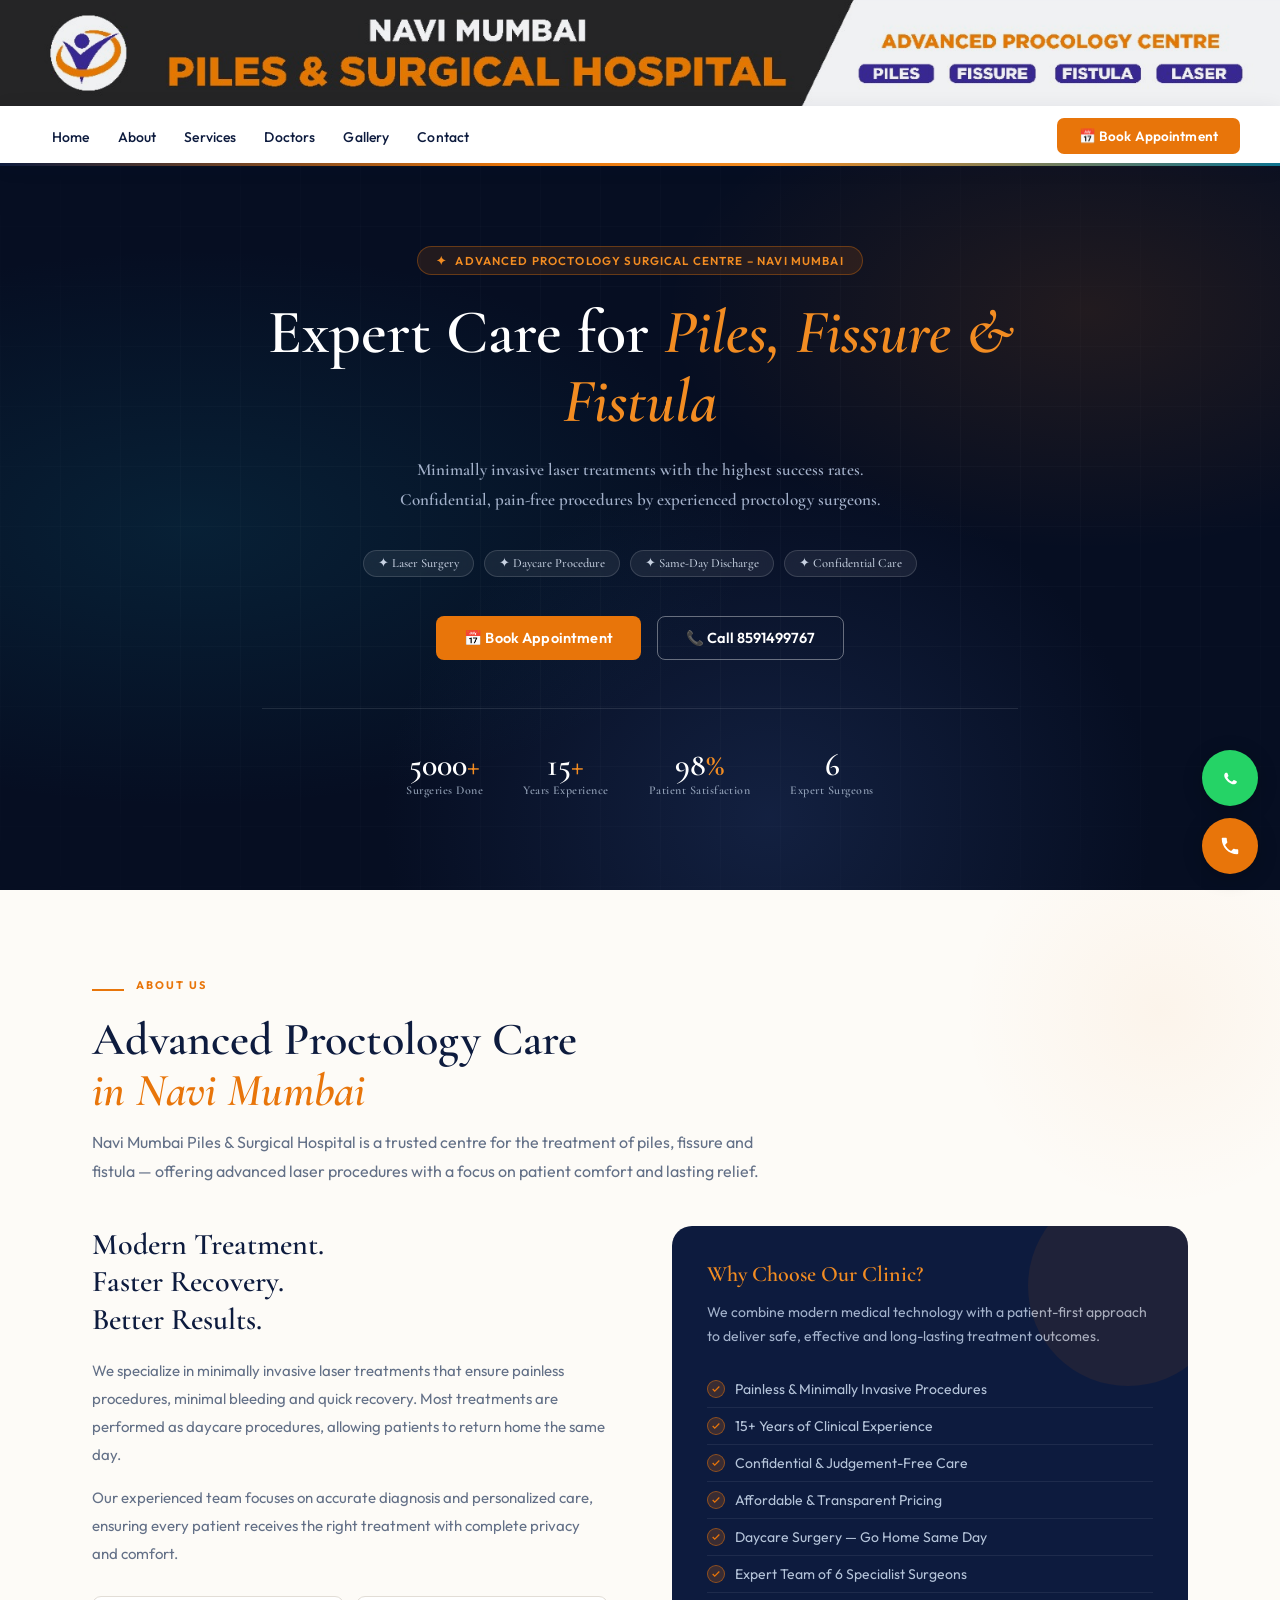
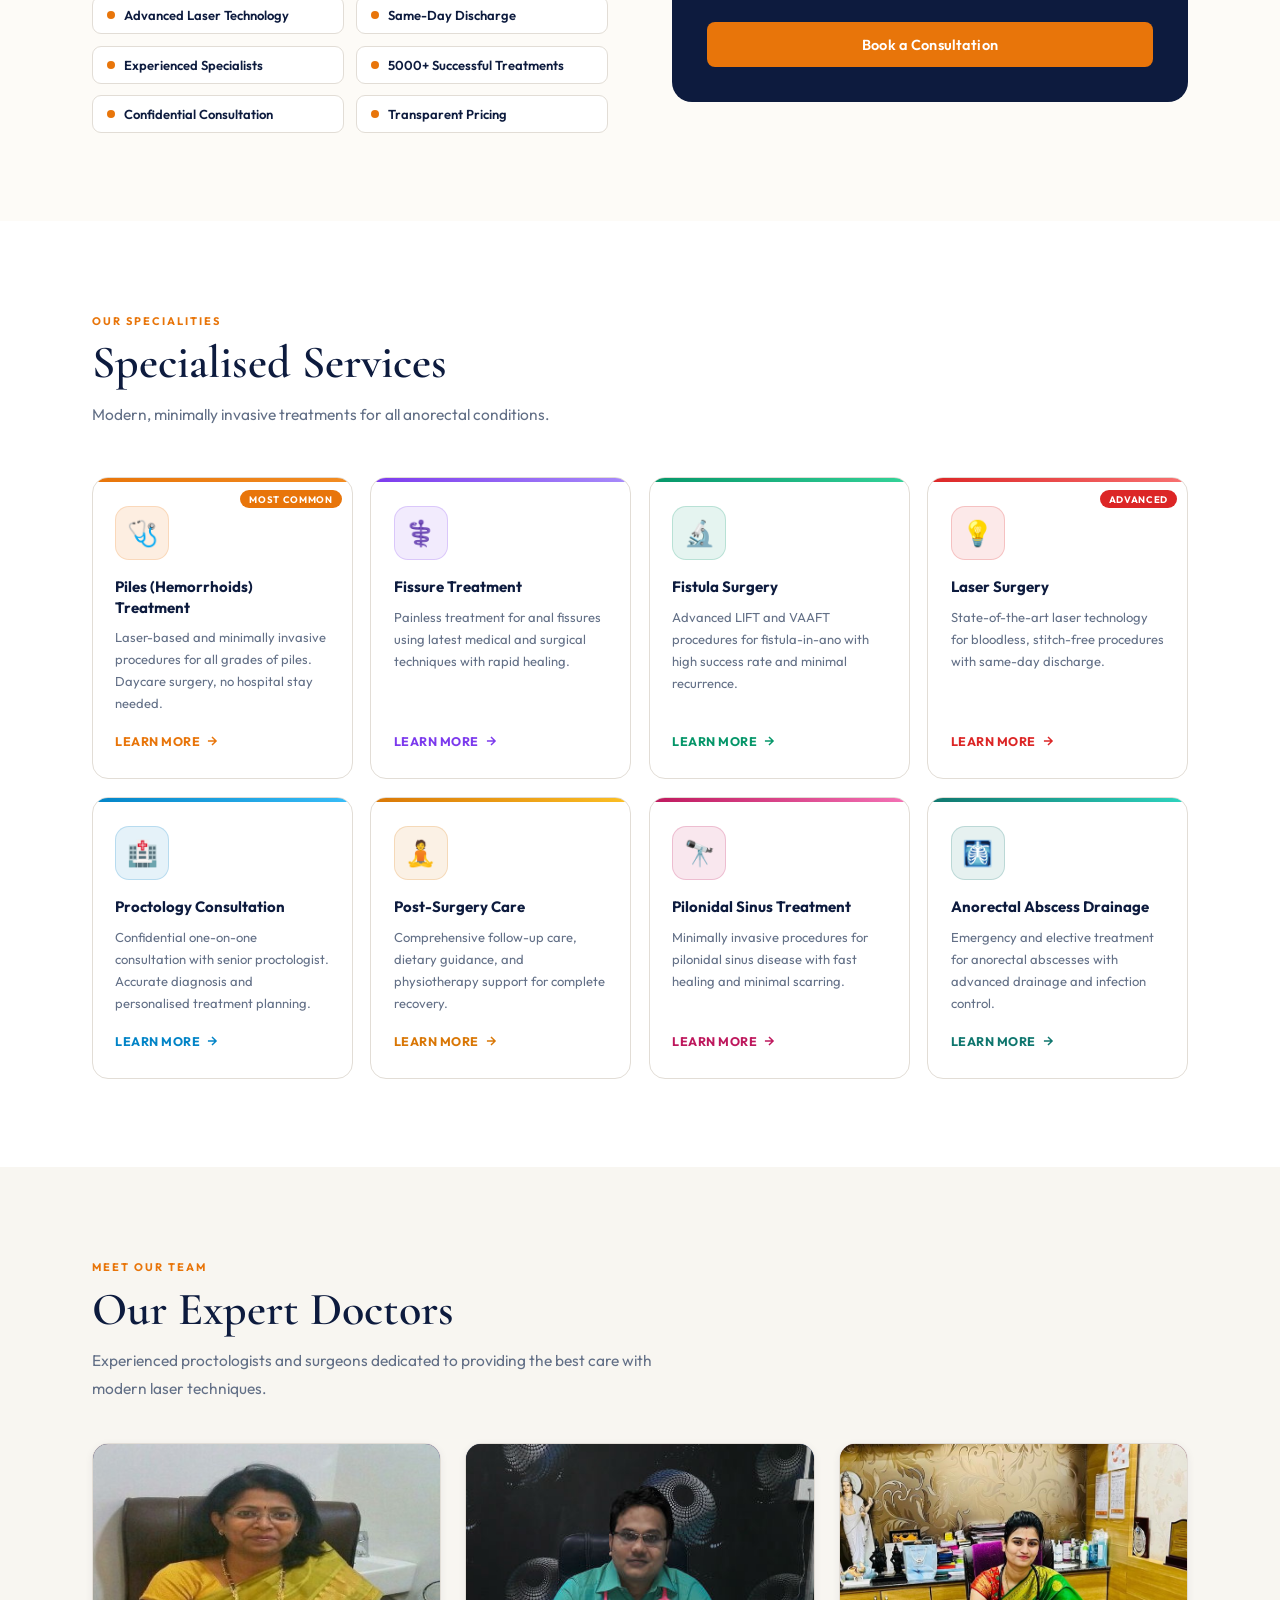
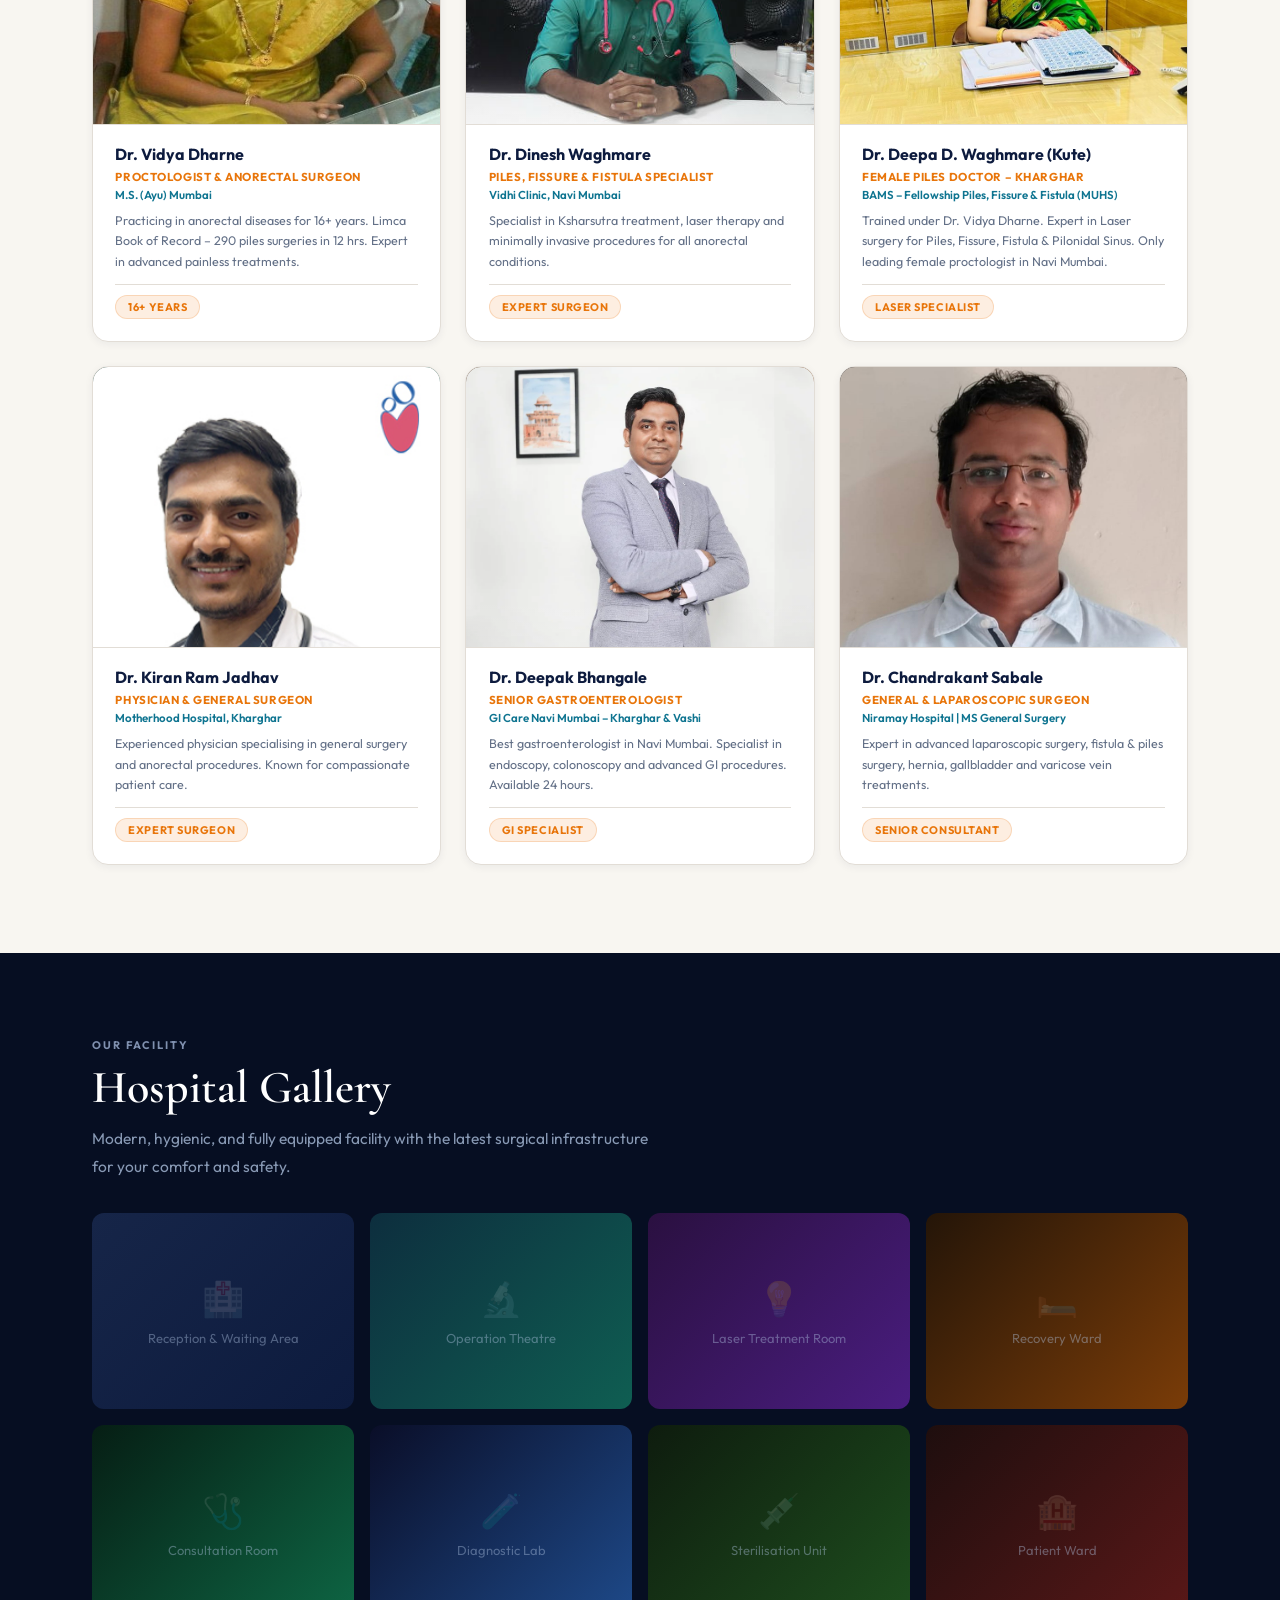
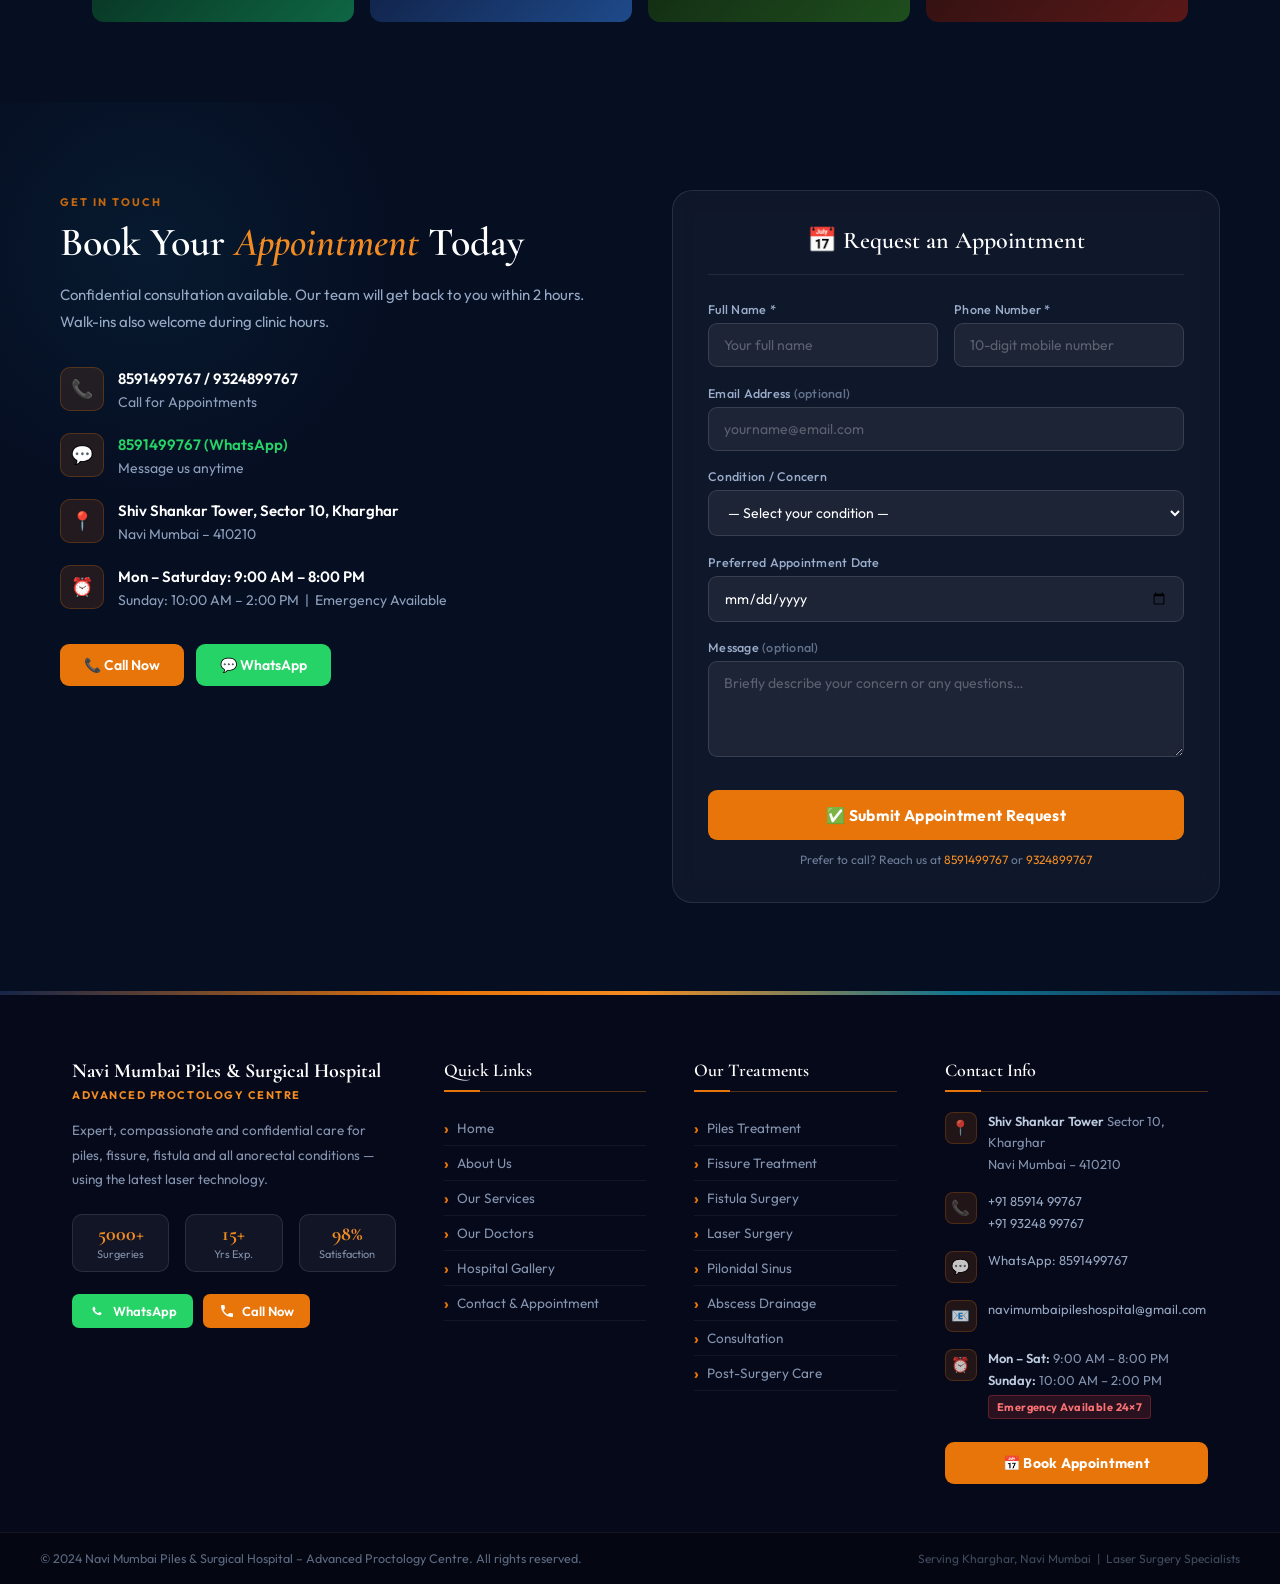
<file: index.html>
<!DOCTYPE html>
<html lang="en">
<head>
  <meta charset="UTF-8" />
  <meta name="viewport" content="width=device-width, initial-scale=1.0" />
  <title>Navi Mumbai Piles &amp; Surgical Hospital – Advanced Proctology Centre, Kharghar</title>
  <meta name="description" content="Expert Piles, Fissure, Fistula and Laser Surgery treatment in Navi Mumbai. Book appointment today – 8591499767 / 9324899767. Kharghar, Sector 10." />
  <meta name="keywords" content="piles doctor navi mumbai, fissure treatment kharghar, fistula surgery navi mumbai, laser surgery piles, proctologist navi mumbai" />
  <link rel="preconnect" href="https://fonts.googleapis.com" />
  <link rel="preconnect" href="https://fonts.gstatic.com" crossorigin />
  <link href="https://fonts.googleapis.com/css2?family=Cormorant+Garamond:ital,wght@0,500;0,600;0,700;1,500;1,600&family=Outfit:wght@300;400;500;600;700&display=swap" rel="stylesheet" />
  <link rel="stylesheet" href="style.css" />
</head>
<body>

<!-- ═══════════ HOSPITAL BANNER ═══════════ -->
<div class="hospital-header-banner">
  <img src="hospital_banner.jpeg" alt="Navi Mumbai Piles &amp; Surgical Hospital – Advanced Proctology Centre" />
</div>

<!-- ═══════════ NAVBAR ═══════════ -->
<nav id="navbar">
  <ul class="nav-links">
    <li><a href="#home">Home</a></li>
    <li><a href="#about">About</a></li>
    <li><a href="#services">Services</a></li>
    <li><a href="#doctors">Doctors</a></li>
    <li><a href="#gallery">Gallery</a></li>
    <li><a href="#contact">Contact</a></li>
  </ul>
  <a href="#contact" class="nav-cta">📅 Book Appointment</a>
  <button class="hamburger" onclick="toggleMenu()" aria-label="Open menu" aria-expanded="false">
    <span></span><span></span><span></span>
  </button>
</nav>
<div class="mobile-menu" id="mobileMenu" role="navigation">
  <a href="#home"     onclick="closeMenu()">🏠 Home</a>
  <a href="#about"    onclick="closeMenu()">ℹ️ About Us</a>
  <a href="#services" onclick="closeMenu()">🩺 Services</a>
  <a href="#doctors"  onclick="closeMenu()">👨‍⚕️ Our Doctors</a>
  <a href="#gallery"  onclick="closeMenu()">🖼️ Gallery</a>
  <a href="#contact"  onclick="closeMenu()">📅 Book Appointment</a>
</div>

<!-- ═══════════ HERO ═══════════ -->
<section id="home" style="padding:0;">
  <div class="hero-bg-pattern"></div>
  <div class="hero-grid-overlay"></div>
  <div class="hero-body">
    <div class="hero-badge">Advanced Proctology Surgical Centre – Navi Mumbai</div>
    <h1>Expert Care for <em>Piles, Fissure &amp; Fistula</em>
    <p class="hero-tagline">
      Minimally invasive laser treatments with the highest success rates.<br>
      Confidential, pain-free procedures by experienced proctology surgeons.
    </p>
    <div class="hero-pills">
      <span class="hero-pill">✦ Laser Surgery</span>
      <span class="hero-pill">✦ Daycare Procedure</span>
      <span class="hero-pill">✦ Same-Day Discharge</span>
      <span class="hero-pill">✦ Confidential Care</span>
    </div>
    <div class="hero-btns">
      <a href="#contact" class="btn-primary">📅 Book Appointment</a>
      <a href="tel:+918591499767" class="btn-outline">📞 Call 8591499767</a>
    </div>
    <div class="hero-trust">
      <div class="hero-trust-item">
        <span class="hero-trust-num">5000<span>+</span></span>
        <div class="hero-trust-label">Surgeries Done</div>
      </div>
      <div class="hero-trust-item">
        <span class="hero-trust-num">15<span>+</span></span>
        <div class="hero-trust-label">Years Experience</div>
      </div>
      <div class="hero-trust-item">
        <span class="hero-trust-num">98<span>%</span></span>
        <div class="hero-trust-label">Patient Satisfaction</div>
      </div>
      <div class="hero-trust-item">
        <span class="hero-trust-num">6</span>
        <div class="hero-trust-label">Expert Surgeons</div>
      </div>
    </div>
  </div>
</section>

<!-- ═══════════ ABOUT ═══════════ -->
<section id="about">
  <div class="section-inner">
    <div class="about-eyebrow">
      <span class="section-tag">About Us</span>
    </div>
    <h2 class="section-title">Advanced Proctology Care<br><em style="font-style:italic;color:#e8750a;">in Navi Mumbai</em></h2>
    <p class="section-sub" style="max-width:680px;font-size:16px;">
      Navi Mumbai Piles &amp; Surgical Hospital is a trusted centre for the treatment of piles, fissure and fistula — offering advanced laser procedures with a focus on patient comfort and lasting relief.
    </p>
    <div class="about-grid">
      <div class="about-content-block">
        <h3>Modern Treatment.<br>Faster Recovery.<br>Better Results.</h3>
        <p>We specialize in minimally invasive laser treatments that ensure painless procedures, minimal bleeding and quick recovery. Most treatments are performed as daycare procedures, allowing patients to return home the same day.</p>
        <p>Our experienced team focuses on accurate diagnosis and personalized care, ensuring every patient receives the right treatment with complete privacy and comfort.</p>
        <div class="about-features">
          <div class="feature-chip"><div class="feature-chip-dot"></div>Advanced Laser Technology</div>
          <div class="feature-chip"><div class="feature-chip-dot"></div>Same-Day Discharge</div>
          <div class="feature-chip"><div class="feature-chip-dot"></div>Experienced Specialists</div>
          <div class="feature-chip"><div class="feature-chip-dot"></div>5000+ Successful Treatments</div>
          <div class="feature-chip"><div class="feature-chip-dot"></div>Confidential Consultation</div>
          <div class="feature-chip"><div class="feature-chip-dot"></div>Transparent Pricing</div>
        </div>
      </div>
      <div class="about-why-card">
        <h3>Why Choose Our Clinic?</h3>
        <p>We combine modern medical technology with a patient-first approach to deliver safe, effective and long-lasting treatment outcomes.</p>
        <ul class="why-list">
          <li>Painless &amp; Minimally Invasive Procedures</li>
          <li>15+ Years of Clinical Experience</li>
          <li>Confidential &amp; Judgement-Free Care</li>
          <li>Affordable &amp; Transparent Pricing</li>
          <li>Daycare Surgery — Go Home Same Day</li>
          <li>Expert Team of 6 Specialist Surgeons</li>
        </ul>
        <a href="#contact" class="btn-primary" style="width:100%;justify-content:center;">Book a Consultation</a>
      </div>
    </div>
  </div>
</section>

<!-- ═══════════ SERVICES ═══════════ -->
<section id="services">
  <div class="section-inner">
    <div class="services-header">
      <div>
        <span class="section-tag">Our Specialities</span>
        <h2 class="section-title">Specialised Services</h2>
        <p class="section-sub">Modern, minimally invasive treatments for all anorectal conditions.</p>
      </div>
    </div>
    <div class="services-grid">
      <a href="services/piles.html" class="service-card">
        <div class="service-card-bar"></div>
        <div class="service-card-body">
          <div class="service-icon-wrap">🩺</div>
          <h3>Piles (Hemorrhoids) Treatment</h3>
          <p>Laser-based and minimally invasive procedures for all grades of piles. Daycare surgery, no hospital stay needed.</p>
          <div class="service-card-cta">Learn More <svg width="14" height="14" viewBox="0 0 24 24" fill="none" stroke="currentColor" stroke-width="2.5"><path d="M5 12h14M12 5l7 7-7 7"/></svg></div>
        </div>
        <span class="service-badge">Most Common</span>
      </a>
      <a href="services/fissure.html" class="service-card">
        <div class="service-card-bar" style="background:linear-gradient(90deg,#7c3aed,#a78bfa);"></div>
        <div class="service-card-body">
          <div class="service-icon-wrap" style="background:rgba(124,58,237,0.1);border-color:rgba(124,58,237,0.2);">⚕️</div>
          <h3>Fissure Treatment</h3>
          <p>Painless treatment for anal fissures using latest medical and surgical techniques with rapid healing.</p>
          <div class="service-card-cta" style="color:#7c3aed;">Learn More <svg width="14" height="14" viewBox="0 0 24 24" fill="none" stroke="currentColor" stroke-width="2.5"><path d="M5 12h14M12 5l7 7-7 7"/></svg></div>
        </div>
      </a>
      <a href="services/fistula.html" class="service-card">
        <div class="service-card-bar" style="background:linear-gradient(90deg,#059669,#34d399);"></div>
        <div class="service-card-body">
          <div class="service-icon-wrap" style="background:rgba(5,150,105,0.1);border-color:rgba(5,150,105,0.2);">🔬</div>
          <h3>Fistula Surgery</h3>
          <p>Advanced LIFT and VAAFT procedures for fistula-in-ano with high success rate and minimal recurrence.</p>
          <div class="service-card-cta" style="color:#059669;">Learn More <svg width="14" height="14" viewBox="0 0 24 24" fill="none" stroke="currentColor" stroke-width="2.5"><path d="M5 12h14M12 5l7 7-7 7"/></svg></div>
        </div>
      </a>
      <a href="services/laser.html" class="service-card">
        <div class="service-card-bar" style="background:linear-gradient(90deg,#dc2626,#f87171);"></div>
        <div class="service-card-body">
          <div class="service-icon-wrap" style="background:rgba(220,38,38,0.1);border-color:rgba(220,38,38,0.2);">💡</div>
          <h3>Laser Surgery</h3>
          <p>State-of-the-art laser technology for bloodless, stitch-free procedures with same-day discharge.</p>
          <div class="service-card-cta" style="color:#dc2626;">Learn More <svg width="14" height="14" viewBox="0 0 24 24" fill="none" stroke="currentColor" stroke-width="2.5"><path d="M5 12h14M12 5l7 7-7 7"/></svg></div>
        </div>
        <span class="service-badge" style="background:#dc2626;">Advanced</span>
      </a>
      <a href="services/consultation.html" class="service-card">
        <div class="service-card-bar" style="background:linear-gradient(90deg,#0284c7,#38bdf8);"></div>
        <div class="service-card-body">
          <div class="service-icon-wrap" style="background:rgba(2,132,199,0.1);border-color:rgba(2,132,199,0.2);">🏥</div>
          <h3>Proctology Consultation</h3>
          <p>Confidential one-on-one consultation with senior proctologist. Accurate diagnosis and personalised treatment planning.</p>
          <div class="service-card-cta" style="color:#0284c7;">Learn More <svg width="14" height="14" viewBox="0 0 24 24" fill="none" stroke="currentColor" stroke-width="2.5"><path d="M5 12h14M12 5l7 7-7 7"/></svg></div>
        </div>
      </a>
      <a href="services/post-surgery.html" class="service-card">
        <div class="service-card-bar" style="background:linear-gradient(90deg,#d97706,#fbbf24);"></div>
        <div class="service-card-body">
          <div class="service-icon-wrap" style="background:rgba(217,119,6,0.1);border-color:rgba(217,119,6,0.2);">🧘</div>
          <h3>Post-Surgery Care</h3>
          <p>Comprehensive follow-up care, dietary guidance, and physiotherapy support for complete recovery.</p>
          <div class="service-card-cta" style="color:#d97706;">Learn More <svg width="14" height="14" viewBox="0 0 24 24" fill="none" stroke="currentColor" stroke-width="2.5"><path d="M5 12h14M12 5l7 7-7 7"/></svg></div>
        </div>
      </a>
      <a href="services/pilonidal.html" class="service-card">
        <div class="service-card-bar" style="background:linear-gradient(90deg,#be185d,#f472b6);"></div>
        <div class="service-card-body">
          <div class="service-icon-wrap" style="background:rgba(190,24,93,0.1);border-color:rgba(190,24,93,0.2);">🔭</div>
          <h3>Pilonidal Sinus Treatment</h3>
          <p>Minimally invasive procedures for pilonidal sinus disease with fast healing and minimal scarring.</p>
          <div class="service-card-cta" style="color:#be185d;">Learn More <svg width="14" height="14" viewBox="0 0 24 24" fill="none" stroke="currentColor" stroke-width="2.5"><path d="M5 12h14M12 5l7 7-7 7"/></svg></div>
        </div>
      </a>
      <a href="services/abscess.html" class="service-card">
        <div class="service-card-bar" style="background:linear-gradient(90deg,#0f766e,#2dd4bf);"></div>
        <div class="service-card-body">
          <div class="service-icon-wrap" style="background:rgba(15,118,110,0.1);border-color:rgba(15,118,110,0.2);">🩻</div>
          <h3>Anorectal Abscess Drainage</h3>
          <p>Emergency and elective treatment for anorectal abscesses with advanced drainage and infection control.</p>
          <div class="service-card-cta" style="color:#0f766e;">Learn More <svg width="14" height="14" viewBox="0 0 24 24" fill="none" stroke="currentColor" stroke-width="2.5"><path d="M5 12h14M12 5l7 7-7 7"/></svg></div>
        </div>
      </a>
    </div>
  </div>
</section>

<!-- ═══════════ DOCTORS ═══════════ -->
<section id="doctors">
  <div class="section-inner">
    <span class="section-tag">Meet Our Team</span>
    <h2 class="section-title">Our Expert Doctors</h2>
    <p class="section-sub">Experienced proctologists and surgeons dedicated to providing the best care with modern laser techniques.</p>

    <div class="doctors-grid">

      <!-- Dr. Vidya Dharne -->
      <div class="doctor-card" onclick="window.location='doctors/vidya-dharne.html'" style="cursor:pointer;">
        <div class="doctor-photo" style="background:linear-gradient(160deg,#1a0533 0%,#3d1278 50%,#5b1ea8 100%);">
          <div class="doctor-avatar-wrap">
            <img src="images/vidya-dharne.jpg" alt="Dr. Vidya Dharne" class="doctor-img" />
          </div>
        </div>
        <div class="doctor-info">
          <h3>Dr. Vidya Dharne</h3>
          <div class="specialty">Proctologist &amp; Anorectal Surgeon</div>
          <div class="doctor-qual">M.S. (Ayu) Mumbai</div>
          <p>Practicing in anorectal diseases for 16+ years. Limca Book of Record – 290 piles surgeries in 12 hrs. Expert in advanced painless treatments.</p>
          <div class="doctor-footer">
            <span class="doctor-exp">16+ Years</span>
          </div>
        </div>
      </div>

      <!-- Dr. Dinesh Waghmare -->
      <div class="doctor-card" onclick="window.location='doctors/dinesh-waghmare.html'" style="cursor:pointer;">
        <div class="doctor-photo" style="background:linear-gradient(160deg,#051f4a 0%,#0d3b7a 50%,#1855a8 100%);">
          <div class="doctor-avatar-wrap">
            <img src="images/dinesh-waghmare.jpg" alt="Dr. Dinesh Waghmare" class="doctor-img" />
          </div>
        </div>
        <div class="doctor-info">
          <h3>Dr. Dinesh Waghmare</h3>
          <div class="specialty">Piles, Fissure &amp; Fistula Specialist</div>
          <div class="doctor-qual">Vidhi Clinic, Navi Mumbai</div>
          <p>Specialist in Ksharsutra treatment, laser therapy and minimally invasive procedures for all anorectal conditions.</p>
          <div class="doctor-footer">
            <span class="doctor-exp">Expert Surgeon</span>
          </div>
        </div>
      </div>

      <!-- Dr. Deepa D. Waghmare -->
      <div class="doctor-card" onclick="window.location='doctors/deepa-waghmare.html'" style="cursor:pointer;">
        <div class="doctor-photo" style="background:linear-gradient(160deg,#3d0a24 0%,#7b1d4a 50%,#b52870 100%);">
          <div class="doctor-avatar-wrap">
            <img src="images/deepa-waghmare.jpg" alt="Dr. Deepa D. Waghmare" class="doctor-img" />
          </div>
        </div>
        <div class="doctor-info">
          <h3>Dr. Deepa D. Waghmare (Kute)</h3>
          <div class="specialty">Female Piles Doctor – Kharghar</div>
          <div class="doctor-qual">BAMS – Fellowship Piles, Fissure &amp; Fistula (MUHS)</div>
          <p>Trained under Dr. Vidya Dharne. Expert in Laser surgery for Piles, Fissure, Fistula &amp; Pilonidal Sinus. Only leading female proctologist in Navi Mumbai.</p>
          <div class="doctor-footer">
            <span class="doctor-exp">Laser Specialist</span>
          </div>
        </div>
      </div>

      <!-- Dr. Kiran Ram Jadhav -->
      <div class="doctor-card" onclick="window.location='doctors/kiran-jadhav.html'" style="cursor:pointer;">
        <div class="doctor-photo" style="background:linear-gradient(160deg,#062a1e 0%,#0a5240 50%,#0e7a5e 100%);">
          <div class="doctor-avatar-wrap">
            <img src="images/kiran-jadhav.jpg" alt="Dr. Kiran Ram Jadhav" class="doctor-img" />
          </div>
        </div>
        <div class="doctor-info">
          <h3>Dr. Kiran Ram Jadhav</h3>
          <div class="specialty">Physician &amp; General Surgeon</div>
          <div class="doctor-qual">Motherhood Hospital, Kharghar</div>
          <p>Experienced physician specialising in general surgery and anorectal procedures. Known for compassionate patient care.</p>
          <div class="doctor-footer">
            <span class="doctor-exp">Expert Surgeon</span>
          </div>
        </div>
      </div>

      <!-- Dr. Deepak Bhangale -->
      <div class="doctor-card" onclick="window.location='doctors/deepak-bhangale.html'" style="cursor:pointer;">
        <div class="doctor-photo" style="background:linear-gradient(160deg,#3a1a00 0%,#8a3e00 50%,#c25900 100%);">
          <div class="doctor-avatar-wrap">
            <img src="images/deepak-bhangale.jpg" alt="Dr. Deepak Bhangale" class="doctor-img" />
          </div>
        </div>
        <div class="doctor-info">
          <h3>Dr. Deepak Bhangale</h3>
          <div class="specialty">Senior Gastroenterologist</div>
          <div class="doctor-qual">GI Care Navi Mumbai – Kharghar &amp; Vashi</div>
          <p>Best gastroenterologist in Navi Mumbai. Specialist in endoscopy, colonoscopy and advanced GI procedures. Available 24 hours.</p>
          <div class="doctor-footer">
            <span class="doctor-exp">GI Specialist</span>
          </div>
        </div>
      </div>

      <!-- Dr. Chandrakant Sabale -->
      <div class="doctor-card" onclick="window.location='doctors/chandrakant-sabale.html'" style="cursor:pointer;">
        <div class="doctor-photo" style="background:linear-gradient(160deg,#1a1a1a 0%,#3a3830 50%,#5f5e50 100%);">
          <div class="doctor-avatar-wrap">
            <img src="images/chandrakant-sabale.jpg" alt="Dr. Chandrakant Sabale" class="doctor-img" />
          </div>
        </div>
        <div class="doctor-info">
          <h3>Dr. Chandrakant Sabale</h3>
          <div class="specialty">General &amp; Laparoscopic Surgeon</div>
          <div class="doctor-qual">Niramay Hospital | MS General Surgery</div>
          <p>Expert in advanced laparoscopic surgery, fistula &amp; piles surgery, hernia, gallbladder and varicose vein treatments.</p>
          <div class="doctor-footer">
            <span class="doctor-exp">Senior Consultant</span>
          </div>
        </div>
      </div>

    </div>
  </div>
</section>

<!-- ═══════════ GALLERY ═══════════ -->
<section id="gallery">
  <div class="section-inner">
    <span class="section-tag" style="color:rgba(180,200,235,0.7);">Our Facility</span>
    <h2 class="section-title">Hospital Gallery</h2>
    <p class="section-sub">Modern, hygienic, and fully equipped facility with the latest surgical infrastructure for your comfort and safety.</p>
    <div class="gallery-grid" style="margin-top:2rem;">
      <div class="gallery-item"><div class="gallery-placeholder"><div class="gallery-placeholder-icon">🏥</div><span>Reception &amp; Waiting Area</span></div><div class="gallery-overlay"><span class="gallery-caption">Reception</span></div></div>
      <div class="gallery-item" style="background:linear-gradient(135deg,#0d2e3e,#0f5e52);"><div class="gallery-placeholder"><div class="gallery-placeholder-icon">🔬</div><span>Operation Theatre</span></div><div class="gallery-overlay"><span class="gallery-caption">Operation Theatre</span></div></div>
      <div class="gallery-item" style="background:linear-gradient(135deg,#2a1040,#4a1d80);"><div class="gallery-placeholder"><div class="gallery-placeholder-icon">💡</div><span>Laser Treatment Room</span></div><div class="gallery-overlay"><span class="gallery-caption">Laser Room</span></div></div>
      <div class="gallery-item" style="background:linear-gradient(135deg,#241508,#7a3c08);"><div class="gallery-placeholder"><div class="gallery-placeholder-icon">🛏️</div><span>Recovery Ward</span></div><div class="gallery-overlay"><span class="gallery-caption">Recovery Ward</span></div></div>
      <div class="gallery-item" style="background:linear-gradient(135deg,#061e14,#0e6644);"><div class="gallery-placeholder"><div class="gallery-placeholder-icon">🩺</div><span>Consultation Room</span></div><div class="gallery-overlay"><span class="gallery-caption">Consultation</span></div></div>
      <div class="gallery-item" style="background:linear-gradient(135deg,#0a0e28,#1e4a8a);"><div class="gallery-placeholder"><div class="gallery-placeholder-icon">🧪</div><span>Diagnostic Lab</span></div><div class="gallery-overlay"><span class="gallery-caption">Diagnostic Lab</span></div></div>
      <div class="gallery-item" style="background:linear-gradient(135deg,#0e1c0e,#1e4e1e);"><div class="gallery-placeholder"><div class="gallery-placeholder-icon">💉</div><span>Sterilisation Unit</span></div><div class="gallery-overlay"><span class="gallery-caption">Sterilisation Unit</span></div></div>
      <div class="gallery-item" style="background:linear-gradient(135deg,#1e0e0e,#5a1818);"><div class="gallery-placeholder"><div class="gallery-placeholder-icon">🏨</div><span>Patient Ward</span></div><div class="gallery-overlay"><span class="gallery-caption">Patient Ward</span></div></div>
    </div>
  </div>
</section>

<!-- ═══════════ CONTACT ═══════════ -->
<section id="contact">
  <div class="contact-inner">
    <div class="contact-left">
      <span class="section-tag" style="color:rgba(232,117,10,0.85);">Get In Touch</span>
      <h2>Book Your <em>Appointment</em> Today</h2>
      <p>Confidential consultation available. Our team will get back to you within 2 hours. Walk-ins also welcome during clinic hours.</p>
      <div class="contact-detail">
        <div class="contact-icon">📞</div>
        <div class="contact-detail-text">
          <strong><a href="tel:+918591499767" style="color:white;text-decoration:none;">8591499767</a> / <a href="tel:+919324899767" style="color:white;text-decoration:none;">9324899767</a></strong>
          Call for Appointments
        </div>
      </div>
      <div class="contact-detail">
        <div class="contact-icon">💬</div>
        <div class="contact-detail-text">
          <strong><a href="https://wa.me/918591499767" target="_blank" rel="noopener" style="color:#25d366;text-decoration:none;">8591499767 (WhatsApp)</a></strong>
          Message us anytime
        </div>
      </div>
      <div class="contact-detail">
        <div class="contact-icon">📍</div>
        <div class="contact-detail-text">
          <strong>Shiv Shankar Tower, Sector 10, Kharghar</strong>
          Navi Mumbai – 410210
        </div>
      </div>
      <div class="contact-detail">
        <div class="contact-icon">⏰</div>
        <div class="contact-detail-text">
          <strong>Mon – Saturday: 9:00 AM – 8:00 PM</strong>
          Sunday: 10:00 AM – 2:00 PM &nbsp;|&nbsp; Emergency Available
        </div>
      </div>
      <div class="contact-action-btns">
        <a href="tel:+918591499767" class="btn-call">📞 Call Now</a>
        <a href="https://wa.me/918591499767?text=Hello%2C%20I%20want%20to%20book%20an%20appointment%20at%20Navi%20Mumbai%20Piles%20Hospital" target="_blank" rel="noopener" class="btn-whatsapp">💬 WhatsApp</a>
      </div>
    </div>
    <div class="contact-form">
      <h3>📅 Request an Appointment</h3>
      <div id="formMessage" class="form-msg" role="alert" aria-live="polite"></div>
      <form id="appointmentForm" onsubmit="submitForm(event)" novalidate>
        <div class="form-row">
          <div class="form-group">
            <label for="f-name">Full Name *</label>
            <input type="text" id="f-name" name="name" placeholder="Your full name" required autocomplete="name" />
          </div>
          <div class="form-group">
            <label for="f-phone">Phone Number *</label>
            <input type="tel" id="f-phone" name="phone" placeholder="10-digit mobile number" required autocomplete="tel" pattern="[0-9+\s\-]+" />
          </div>
        </div>
        <div class="form-group">
          <label for="f-email">Email Address <span style="opacity:0.6;">(optional)</span></label>
          <input type="email" id="f-email" name="email" placeholder="yourname@email.com" autocomplete="email" />
        </div>
        <div class="form-group">
          <label for="f-problem">Condition / Concern</label>
          <select id="f-problem" name="problem">
            <option value="">— Select your condition —</option>
            <option value="Piles (Hemorrhoids)">Piles (Hemorrhoids)</option>
            <option value="Anal Fissure">Anal Fissure</option>
            <option value="Fistula-in-Ano">Fistula-in-Ano</option>
            <option value="Laser Surgery Inquiry">Laser Surgery Inquiry</option>
            <option value="Pilonidal Sinus">Pilonidal Sinus</option>
            <option value="Anorectal Abscess">Anorectal Abscess</option>
            <option value="General Consultation">General Consultation</option>
            <option value="Other">Other</option>
          </select>
        </div>
        <div class="form-group">
          <label for="f-date">Preferred Appointment Date</label>
          <input type="date" id="f-date" name="date" />
        </div>
        <div class="form-group">
          <label for="f-msg">Message <span style="opacity:0.6;">(optional)</span></label>
          <textarea id="f-msg" name="message" placeholder="Briefly describe your concern or any questions…"></textarea>
        </div>
        <button type="submit" class="submit-btn" id="submitBtn">✅ Submit Appointment Request</button>
        <p class="form-note">Prefer to call? Reach us at <a href="tel:+918591499767">8591499767</a> or <a href="tel:+919324899767">9324899767</a></p>
      </form>
    </div>
  </div>
</section>

<!-- ═══════════ FOOTER ═══════════ -->
<footer class="site-footer">
  <div class="footer-accent-bar"></div>
  <div class="footer-main">
    <div class="footer-grid">
      <div class="footer-col footer-brand-col">
        <div class="footer-brand-name">Navi Mumbai Piles &amp; Surgical Hospital</div>
        <div class="footer-brand-tag">Advanced Proctology Centre</div>
        <p class="footer-brand-desc">Expert, compassionate and confidential care for piles, fissure, fistula and all anorectal conditions — using the latest laser technology.</p>
        <div class="footer-trust-row">
          <div class="footer-trust-stat"><span>5000+</span>Surgeries</div>
          <div class="footer-trust-stat"><span>15+</span>Yrs Exp.</div>
          <div class="footer-trust-stat"><span>98%</span>Satisfaction</div>
        </div>
        <div class="footer-social-row">
          <a href="https://wa.me/918591499767" target="_blank" rel="noopener" class="footer-social-btn footer-wa" aria-label="WhatsApp">
            <svg width="18" height="18" viewBox="0 0 24 24" fill="currentColor"><path d="M17.472 14.382c-.297-.149-1.758-.867-2.03-.967-.273-.099-.471-.148-.67.15-.197.297-.767.966-.94 1.164-.173.199-.347.223-.644.075-.297-.15-1.255-.463-2.39-1.475-.883-.788-1.48-1.761-1.653-2.059-.173-.297-.018-.458.13-.606.134-.133.298-.347.446-.52.149-.174.198-.298.298-.497.099-.198.05-.371-.025-.52-.075-.149-.669-1.612-.916-2.207-.242-.579-.487-.5-.669-.51-.173-.008-.371-.01-.57-.01-.198 0-.52.074-.792.372-.272.297-1.04 1.016-1.04 2.479 0 1.462 1.065 2.875 1.213 3.074.149.198 2.096 3.2 5.077 4.487.709.306 1.262.489 1.694.625.712.227 1.36.195 1.871.118.571-.085 1.758-.719 2.006-1.413.248-.694.248-1.289.173-1.413-.074-.124-.272-.198-.57-.347"/></svg>
            WhatsApp
          </a>
          <a href="tel:+918591499767" class="footer-social-btn footer-call" aria-label="Call">
            <svg width="16" height="16" viewBox="0 0 24 24" fill="currentColor"><path d="M6.62 10.79c1.44 2.83 3.76 5.14 6.59 6.59l2.2-2.2c.27-.27.67-.36 1.02-.24 1.12.37 2.33.57 3.57.57.55 0 1 .45 1 1V20c0 .55-.45 1-1 1-9.39 0-17-7.61-17-17 0-.55.45-1 1-1h3.5c.55 0 1 .45 1 1 0 1.25.2 2.45.57 3.57.11.35.03.74-.25 1.02l-2.2 2.2z"/></svg>
            Call Now
          </a>
        </div>
      </div>
      <div class="footer-col">
        <h4 class="footer-col-title">Quick Links</h4>
        <ul class="footer-links">
          <li><a href="#home">Home</a></li>
          <li><a href="#about">About Us</a></li>
          <li><a href="#services">Our Services</a></li>
          <li><a href="#doctors">Our Doctors</a></li>
          <li><a href="#gallery">Hospital Gallery</a></li>
          <li><a href="#contact">Contact &amp; Appointment</a></li>
        </ul>
      </div>
      <div class="footer-col">
        <h4 class="footer-col-title">Our Treatments</h4>
        <ul class="footer-links">
          <li><a href="services/piles.html">Piles Treatment</a></li>
          <li><a href="services/fissure.html">Fissure Treatment</a></li>
          <li><a href="services/fistula.html">Fistula Surgery</a></li>
          <li><a href="services/laser.html">Laser Surgery</a></li>
          <li><a href="services/pilonidal.html">Pilonidal Sinus</a></li>
          <li><a href="services/abscess.html">Abscess Drainage</a></li>
          <li><a href="services/consultation.html">Consultation</a></li>
          <li><a href="services/post-surgery.html">Post-Surgery Care</a></li>
        </ul>
      </div>
      <div class="footer-col">
        <h4 class="footer-col-title">Contact Info</h4>
        <ul class="footer-contact-list">
          <li>
            <div class="footer-contact-icon">📍</div>
            <div><strong>Shiv Shankar Tower</strong> Sector 10, Kharghar<br>Navi Mumbai – 410210</div>
          </li>
          <li>
            <div class="footer-contact-icon">📞</div>
            <div><a href="tel:+918591499767">+91 85914 99767</a><br><a href="tel:+919324899767">+91 93248 99767</a></div>
          </li>
          <li>
            <div class="footer-contact-icon">💬</div>
            <div><a href="https://wa.me/918591499767" target="_blank" rel="noopener">WhatsApp: 8591499767</a></div>
          </li>
          <li>
            <div class="footer-contact-icon">📧</div>
            <div><a href="mailto:navimumbaipileshospital@gmail.com">navimumbaipileshospital@gmail.com</a></div>
          </li>
          <li>
            <div class="footer-contact-icon">⏰</div>
            <div>
              <strong>Mon – Sat:</strong> 9:00 AM – 8:00 PM<br>
              <strong>Sunday:</strong> 10:00 AM – 2:00 PM<br>
              <span class="footer-emergency">Emergency Available 24×7</span>
            </div>
          </li>
        </ul>
        <a href="#contact" class="footer-appt-btn">📅 Book Appointment</a>
      </div>
    </div>
  </div>
  <div class="footer-bottom">
    <div class="footer-bottom-inner">
      <p>© 2024 Navi Mumbai Piles &amp; Surgical Hospital – Advanced Proctology Centre. All rights reserved.</p>
      <p class="footer-bottom-right">Serving Kharghar, Navi Mumbai &nbsp;|&nbsp; Laser Surgery Specialists</p>
    </div>
  </div>
</footer>

<!-- ═══════════ FLOATING BUTTONS ═══════════ -->
<div class="float-btns" aria-label="Quick contact">
  <div class="float-btn-wrap">
    <span class="float-label">WhatsApp Us</span>
    <a href="https://wa.me/918591499767?text=Hello%2C%20I%20want%20to%20book%20an%20appointment" class="float-btn float-wa" target="_blank" rel="noopener" aria-label="WhatsApp">
      <svg width="25" height="25" viewBox="0 0 24 24" fill="white"><path d="M17.472 14.382c-.297-.149-1.758-.867-2.03-.967-.273-.099-.471-.148-.67.15-.197.297-.767.966-.94 1.164-.173.199-.347.223-.644.075-.297-.15-1.255-.463-2.39-1.475-.883-.788-1.48-1.761-1.653-2.059-.173-.297-.018-.458.13-.606.134-.133.298-.347.446-.52.149-.174.198-.298.298-.497.099-.198.05-.371-.025-.52-.075-.149-.669-1.612-.916-2.207-.242-.579-.487-.5-.669-.51-.173-.008-.371-.01-.57-.01-.198 0-.52.074-.792.372-.272.297-1.04 1.016-1.04 2.479 0 1.462 1.065 2.875 1.213 3.074.149.198 2.096 3.2 5.077 4.487.709.306 1.262.489 1.694.625.712.227 1.36.195 1.871.118.571-.085 1.758-.719 2.006-1.413.248-.694.248-1.289.173-1.413-.074-.124-.272-.198-.57-.347"/></svg>
    </a>
  </div>
  <div class="float-btn-wrap">
    <span class="float-label">Call Us Now</span>
    <a href="tel:+918591499767" class="float-btn float-ph" aria-label="Call now">
      <svg width="22" height="22" viewBox="0 0 24 24" fill="white"><path d="M6.62 10.79c1.44 2.83 3.76 5.14 6.59 6.59l2.2-2.2c.27-.27.67-.36 1.02-.24 1.12.37 2.33.57 3.57.57.55 0 1 .45 1 1V20c0 .55-.45 1-1 1-9.39 0-17-7.61-17-17 0-.55.45-1 1-1h3.5c.55 0 1 .45 1 1 0 1.25.2 2.45.57 3.57.11.35.03.74-.25 1.02l-2.2 2.2z"/></svg>
    </a>
  </div>
</div>

<script src="script.js"></script>
</body>
</html>
</file>
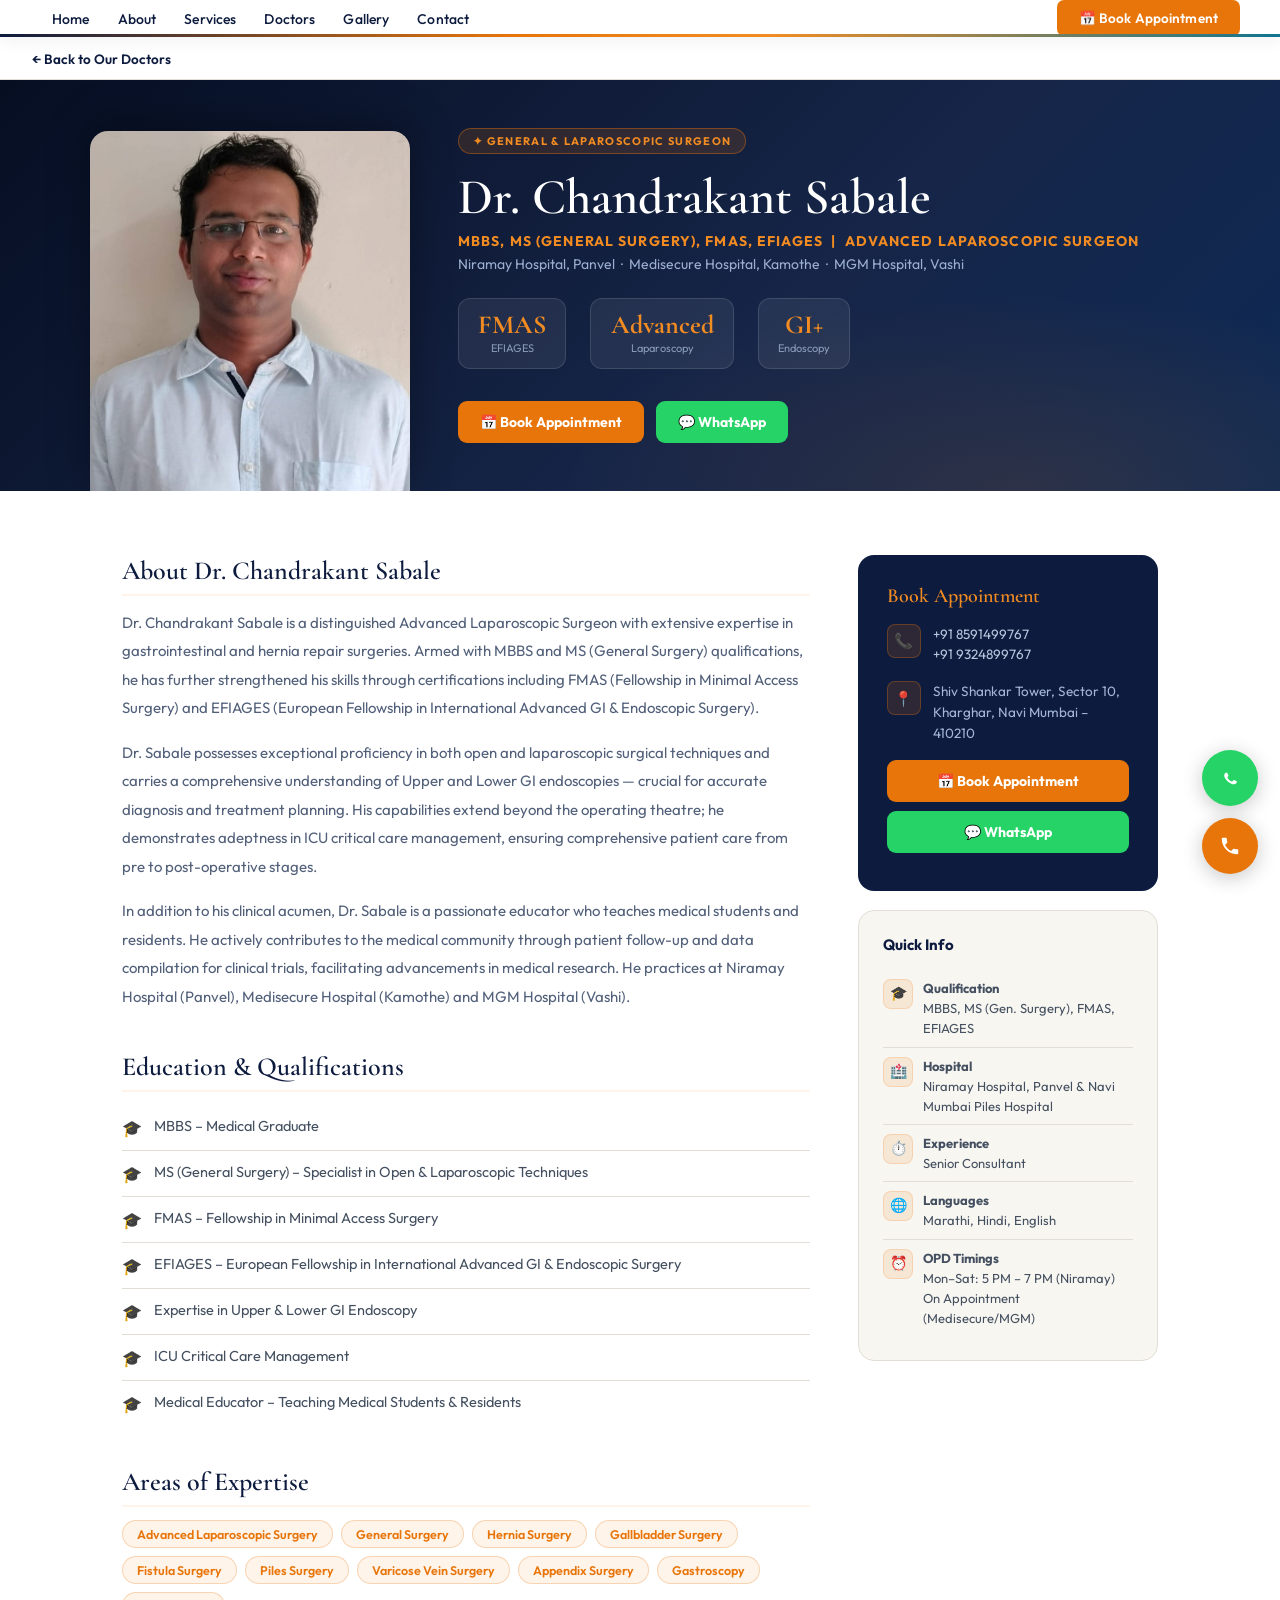
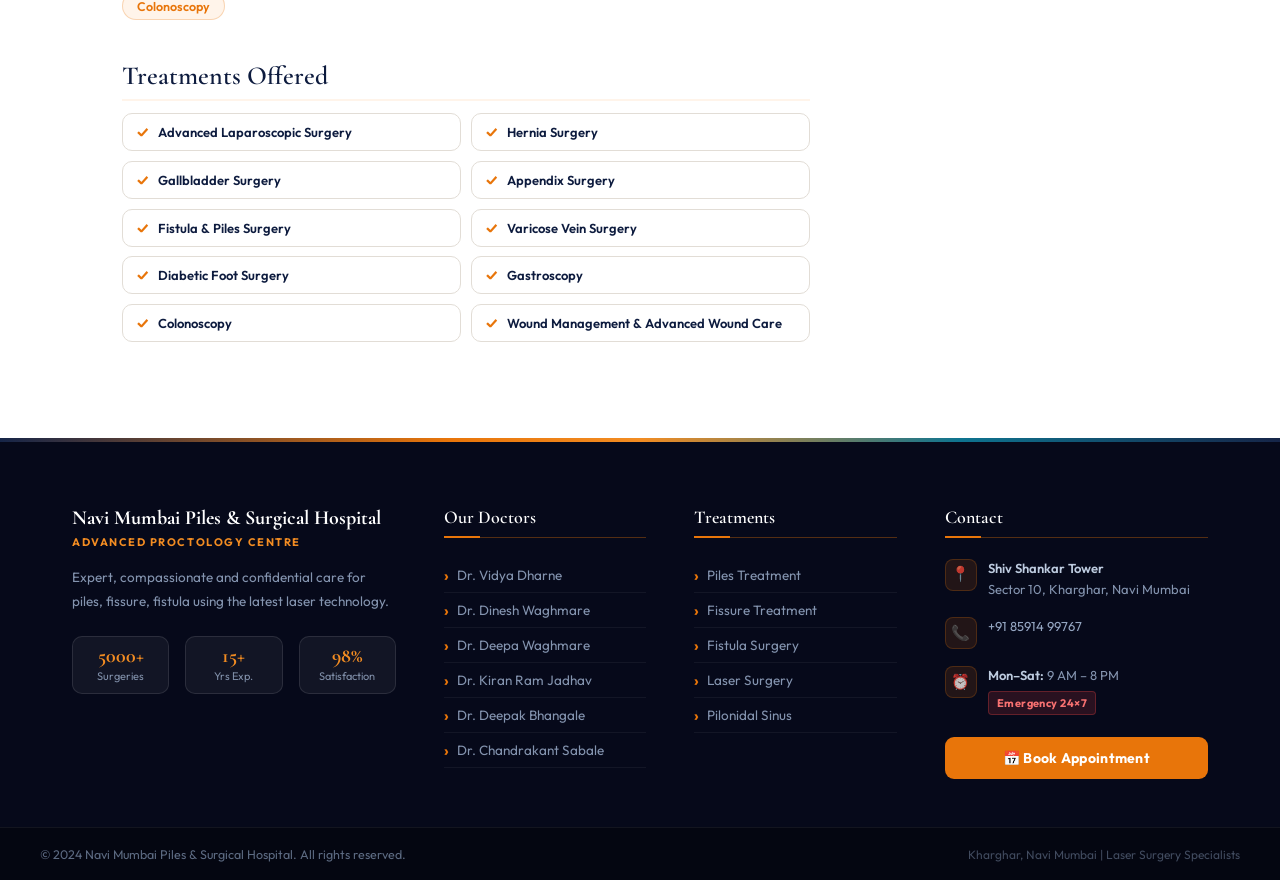
<file: doctors/chandrakant-sabale.html>
<!DOCTYPE html>
<html lang="en">
<head>
  <meta charset="UTF-8"/>
  <meta name="viewport" content="width=device-width,initial-scale=1.0"/>
  <title>Dr. Chandrakant Sabale – General & Laparoscopic Surgeon | Niramay Hospital Navi Mumbai</title>
  <meta name="description" content="Dr. Chandrakant Sabale – MBBS, MS (General Surgery), FMAS, EFIAGES. Advanced Laparoscopic Surgeon in Navi Mumbai. Hernia, Gallbladder, Fistula, Piles, Varicose Vein Surgery."/>
  <link rel="preconnect" href="https://fonts.googleapis.com"/>
  <link rel="preconnect" href="https://fonts.gstatic.com" crossorigin/>
  <link href="https://fonts.googleapis.com/css2?family=Cormorant+Garamond:ital,wght@0,500;0,600;0,700;1,500;1,600&family=Outfit:wght@300;400;500;600;700&display=swap" rel="stylesheet"/>
  <link rel="stylesheet" href="../style.css"/>
  <style>
    html,body{height:100%}body{display:flex;flex-direction:column}.page-main-content{flex:1 0 auto}
    .doc-back-bar{background:white;border-bottom:1px solid var(--border);padding:.7rem 2rem}
    .doc-back-link{display:inline-flex;align-items:center;gap:6px;color:var(--navy);text-decoration:none;font-size:13.5px;font-weight:600}
    .doc-back-link:hover{color:var(--orange)}
    .doc-hero{background:linear-gradient(135deg,var(--navy-deep) 0%,var(--navy-mid) 60%,#0e2a55 100%);padding:3rem 2rem 0;position:relative;overflow:hidden}
    .doc-hero::before{content:'';position:absolute;inset:0;background:radial-gradient(ellipse 60% 80% at 80% 100%,rgba(232,117,10,.13) 0%,transparent 60%);pointer-events:none}
    .doc-hero-inner{max-width:1100px;margin:0 auto;display:grid;grid-template-columns:320px 1fr;gap:3rem;align-items:flex-end;position:relative;z-index:1}
    .doc-hero-photo{width:100%;border-radius:18px 18px 0 0;overflow:hidden;align-self:flex-end;box-shadow:0 -8px 40px rgba(0,0,0,.35)}
    .doc-hero-photo img{width:100%;height:360px;display:block;object-fit:cover;object-position:top center}
    .doc-hero-info{padding-bottom:3rem;color:white}
    .doc-hero-badge{display:inline-flex;align-items:center;gap:6px;background:rgba(232,117,10,.15);border:1px solid rgba(232,117,10,.4);color:var(--orange-warm);font-size:11px;font-weight:700;letter-spacing:.12em;text-transform:uppercase;padding:5px 14px;border-radius:20px;margin-bottom:1rem}
    .doc-hero-name{font-family:var(--font-display);font-size:clamp(28px,4vw,50px);font-weight:600;line-height:1.1;margin-bottom:.4rem}
    .doc-hero-title{font-size:14px;color:var(--orange-warm);font-weight:700;text-transform:uppercase;letter-spacing:.08em;margin-bottom:.3rem}
    .doc-hero-qual{font-size:14px;color:rgba(180,200,235,.85);margin-bottom:1.6rem}
    .doc-hero-stats{display:flex;gap:1.5rem;flex-wrap:wrap;margin-bottom:2rem}
    .doc-stat{background:rgba(255,255,255,.07);border:1px solid rgba(255,255,255,.12);border-radius:12px;padding:.8rem 1.2rem;text-align:center;min-width:90px}
    .doc-stat-num{font-family:var(--font-display);font-size:26px;font-weight:700;color:var(--orange-warm);display:block;line-height:1}
    .doc-stat-label{font-size:11px;color:rgba(180,200,230,.7);margin-top:3px}
    .doc-hero-btns{display:flex;gap:12px;flex-wrap:wrap}
    .doc-hero-btns a{display:inline-flex;align-items:center;gap:8px;padding:12px 22px;border-radius:9px;font-weight:700;font-size:14px;text-decoration:none;font-family:var(--font-body);transition:opacity .2s,transform .18s}
    .doc-hero-btns a:hover{opacity:.88;transform:translateY(-2px)}
    .doc-btn-appt{background:var(--orange);color:white}
    .doc-btn-wa{background:#25D366;color:white}
    .doc-content-wrap{max-width:1100px;margin:0 auto;padding:4rem 2rem;display:grid;grid-template-columns:1fr 300px;gap:3rem;align-items:start}
    .doc-main h2{font-family:var(--font-display);font-size:26px;color:var(--navy);font-weight:600;margin-bottom:.8rem;margin-top:2.5rem;padding-bottom:.5rem;border-bottom:2px solid var(--orange-pale)}
    .doc-main h2:first-child{margin-top:0}
    .doc-main p{font-size:15px;color:#52607a;line-height:1.9;margin-bottom:1rem}
    .doc-qual-list{list-style:none;margin-bottom:1.8rem}
    .doc-qual-list li{display:flex;align-items:flex-start;gap:12px;padding:10px 0;border-bottom:1px solid var(--border);font-size:14.5px;color:#445060;line-height:1.5}
    .doc-qual-list li:last-child{border-bottom:none}
    .doc-qual-list li::before{content:'🎓';font-size:16px;flex-shrink:0;margin-top:1px}
    .doc-tags{display:flex;flex-wrap:wrap;gap:8px;margin-bottom:2rem}
    .doc-tag{background:var(--orange-pale);color:var(--orange);border:1px solid rgba(232,117,10,.25);border-radius:20px;font-size:12.5px;font-weight:600;padding:5px 14px}
    .doc-treat-grid{display:grid;grid-template-columns:1fr 1fr;gap:.6rem;margin-bottom:2rem}
    .doc-treat-item{display:flex;align-items:center;gap:10px;background:white;border:1.5px solid var(--border);border-radius:10px;padding:10px 14px;font-size:13px;font-weight:600;color:var(--navy)}
    .doc-treat-item::before{content:'✓';color:var(--orange);font-weight:900;flex-shrink:0}
    .doc-sidebar{position:sticky;top:80px}
    .doc-sidebar-card{background:var(--navy);border-radius:16px;padding:1.8rem;color:white;margin-bottom:1.2rem}
    .doc-sidebar-card h3{font-family:var(--font-display);font-size:20px;color:var(--orange-warm);margin-bottom:1rem;font-weight:600}
    .doc-contact-row{display:flex;align-items:flex-start;gap:12px;margin-bottom:1rem;font-size:13.5px;color:rgba(180,200,230,.9);line-height:1.55}
    .doc-contact-icon{width:34px;height:34px;border-radius:8px;background:rgba(232,117,10,.15);border:1px solid rgba(232,117,10,.3);display:flex;align-items:center;justify-content:center;font-size:15px;flex-shrink:0}
    .doc-sidebar-btn{display:block;text-align:center;padding:12px;border-radius:9px;font-weight:700;font-size:14px;text-decoration:none;margin-bottom:9px;font-family:var(--font-body)}
    .doc-sidebar-btn:hover{opacity:.88}
    .dsb-orange{background:var(--orange);color:white}
    .dsb-green{background:#25D366;color:white}
    .doc-info-card{background:var(--off);border:1.5px solid var(--border);border-radius:16px;padding:1.5rem}
    .doc-info-card h3{font-size:15px;font-weight:700;color:var(--navy);margin-bottom:1rem}
    .doc-info-row{display:flex;align-items:flex-start;gap:10px;padding:8px 0;border-bottom:1px solid var(--border);font-size:13px;color:#445060;line-height:1.55}
    .doc-info-row:last-child{border-bottom:none}
    .doc-info-icon{width:30px;height:30px;border-radius:8px;background:var(--orange-glow);border:1px solid rgba(232,117,10,.18);display:flex;align-items:center;justify-content:center;font-size:14px;flex-shrink:0;margin-top:1px}
    @media(max-width:900px){.doc-hero-inner{grid-template-columns:1fr}.doc-hero-photo{border-radius:18px;margin-bottom:1.5rem}.doc-hero-photo img{height:280px}.doc-hero-info{padding-bottom:2rem}.doc-content-wrap{grid-template-columns:1fr;padding:2.5rem 1.2rem}.doc-sidebar{position:static}.doc-treat-grid{grid-template-columns:1fr}}
    @media(max-width:540px){.doc-hero{padding:1.5rem 1.2rem 0}.doc-hero-name{font-size:28px}}
  </style>
</head>
<body>
<nav id="navbar">
  <ul class="nav-links">
    <li><a href="../index.html#home">Home</a></li>
    <li><a href="../index.html#about">About</a></li>
    <li><a href="../index.html#services">Services</a></li>
    <li><a href="../index.html#doctors">Doctors</a></li>
    <li><a href="../index.html#gallery">Gallery</a></li>
    <li><a href="../index.html#contact">Contact</a></li>
  </ul>
  <a href="../index.html#contact" class="nav-cta">📅 Book Appointment</a>
  <button class="hamburger" onclick="toggleMenu()" aria-label="Open menu" aria-expanded="false"><span></span><span></span><span></span></button>
</nav>
<div class="mobile-menu" id="mobileMenu">
  <a href="../index.html#home" onclick="closeMenu()">🏠 Home</a>
  <a href="../index.html#about" onclick="closeMenu()">ℹ️ About Us</a>
  <a href="../index.html#services" onclick="closeMenu()">🩺 Services</a>
  <a href="../index.html#doctors" onclick="closeMenu()">👨‍⚕️ Our Doctors</a>
  <a href="../index.html#contact" onclick="closeMenu()">📅 Book Appointment</a>
</div>
<div class="page-main-content">
  <div class="doc-back-bar"><a href="../index.html#doctors" class="doc-back-link">← Back to Our Doctors</a></div>
  <div class="doc-hero">
    <div class="doc-hero-inner">
      <div class="doc-hero-photo"><img src="../images/chandrakant-sabale.jpg" alt="Dr. Chandrakant Sabale"/></div>
      <div class="doc-hero-info">
        <div class="doc-hero-badge">✦ General & Laparoscopic Surgeon</div>
        <h1 class="doc-hero-name">Dr. Chandrakant Sabale</h1>
        <div class="doc-hero-title">MBBS, MS (General Surgery), FMAS, EFIAGES &nbsp;|&nbsp; Advanced Laparoscopic Surgeon</div>
        <div class="doc-hero-qual">Niramay Hospital, Panvel &nbsp;·&nbsp; Medisecure Hospital, Kamothe &nbsp;·&nbsp; MGM Hospital, Vashi</div>
        <div class="doc-hero-stats"><div class="doc-stat"><span class="doc-stat-num">FMAS</span><div class="doc-stat-label">EFIAGES</div></div><div class="doc-stat"><span class="doc-stat-num">Advanced</span><div class="doc-stat-label">Laparoscopy</div></div><div class="doc-stat"><span class="doc-stat-num">GI+</span><div class="doc-stat-label">Endoscopy</div></div></div>
        <div class="doc-hero-btns">
          <a href="../index.html#contact" class="doc-btn-appt">📅 Book Appointment</a>
          <a href="https://wa.me/918591499767" target="_blank" rel="noopener" class="doc-btn-wa">💬 WhatsApp</a>
        </div>
      </div>
    </div>
  </div>
  <div class="doc-content-wrap">
    <div class="doc-main">
      <h2>About Dr. Chandrakant Sabale</h2>
  <p>Dr. Chandrakant Sabale is a distinguished Advanced Laparoscopic Surgeon with extensive expertise in gastrointestinal and hernia repair surgeries. Armed with MBBS and MS (General Surgery) qualifications, he has further strengthened his skills through certifications including FMAS (Fellowship in Minimal Access Surgery) and EFIAGES (European Fellowship in International Advanced GI &amp; Endoscopic Surgery).</p>
  <p>Dr. Sabale possesses exceptional proficiency in both open and laparoscopic surgical techniques and carries a comprehensive understanding of Upper and Lower GI endoscopies — crucial for accurate diagnosis and treatment planning. His capabilities extend beyond the operating theatre; he demonstrates adeptness in ICU critical care management, ensuring comprehensive patient care from pre to post-operative stages.</p>
  <p>In addition to his clinical acumen, Dr. Sabale is a passionate educator who teaches medical students and residents. He actively contributes to the medical community through patient follow-up and data compilation for clinical trials, facilitating advancements in medical research. He practices at Niramay Hospital (Panvel), Medisecure Hospital (Kamothe) and MGM Hospital (Vashi).</p>
      <h2>Education &amp; Qualifications</h2>
      <ul class="doc-qual-list"><li>MBBS – Medical Graduate</li><li>MS (General Surgery) – Specialist in Open &amp; Laparoscopic Techniques</li><li>FMAS – Fellowship in Minimal Access Surgery</li><li>EFIAGES – European Fellowship in International Advanced GI &amp; Endoscopic Surgery</li><li>Expertise in Upper &amp; Lower GI Endoscopy</li><li>ICU Critical Care Management</li><li>Medical Educator – Teaching Medical Students &amp; Residents</li></ul>
      <h2>Areas of Expertise</h2>
      <div class="doc-tags"><span class="doc-tag">Advanced Laparoscopic Surgery</span><span class="doc-tag">General Surgery</span><span class="doc-tag">Hernia Surgery</span><span class="doc-tag">Gallbladder Surgery</span><span class="doc-tag">Fistula Surgery</span><span class="doc-tag">Piles Surgery</span><span class="doc-tag">Varicose Vein Surgery</span><span class="doc-tag">Appendix Surgery</span><span class="doc-tag">Gastroscopy</span><span class="doc-tag">Colonoscopy</span></div>
      <h2>Treatments Offered</h2>
      <div class="doc-treat-grid"><div class="doc-treat-item">Advanced Laparoscopic Surgery</div><div class="doc-treat-item">Hernia Surgery</div><div class="doc-treat-item">Gallbladder Surgery</div><div class="doc-treat-item">Appendix Surgery</div><div class="doc-treat-item">Fistula &amp; Piles Surgery</div><div class="doc-treat-item">Varicose Vein Surgery</div><div class="doc-treat-item">Diabetic Foot Surgery</div><div class="doc-treat-item">Gastroscopy</div><div class="doc-treat-item">Colonoscopy</div><div class="doc-treat-item">Wound Management &amp; Advanced Wound Care</div></div>
    </div>
    <aside class="doc-sidebar">
      <div class="doc-sidebar-card">
        <h3>Book Appointment</h3>
        <div class="doc-contact-row"><div class="doc-contact-icon">📞</div><div><a href="tel:+918591499767" style="color:rgba(200,220,240,.9);text-decoration:none;">+91 8591499767</a><br><a href="tel:+919324899767" style="color:rgba(200,220,240,.9);text-decoration:none;">+91 9324899767</a></div></div>
        <div class="doc-contact-row"><div class="doc-contact-icon">📍</div><div>Shiv Shankar Tower, Sector 10, Kharghar, Navi Mumbai – 410210</div></div>
        <a href="../index.html#contact" class="doc-sidebar-btn dsb-orange">📅 Book Appointment</a>
        <a href="https://wa.me/918591499767" target="_blank" rel="noopener" class="doc-sidebar-btn dsb-green">💬 WhatsApp</a>
      </div>
      <div class="doc-info-card">
        <h3>Quick Info</h3>
        <div class="doc-info-row"><div class="doc-info-icon">🎓</div><div><strong>Qualification</strong><br>MBBS, MS (Gen. Surgery), FMAS, EFIAGES</div></div>
        <div class="doc-info-row"><div class="doc-info-icon">🏥</div><div><strong>Hospital</strong><br>Niramay Hospital, Panvel &amp; Navi Mumbai Piles Hospital</div></div>
        <div class="doc-info-row"><div class="doc-info-icon">⏱️</div><div><strong>Experience</strong><br>Senior Consultant</div></div>
        <div class="doc-info-row"><div class="doc-info-icon">🌐</div><div><strong>Languages</strong><br>Marathi, Hindi, English</div></div>
        <div class="doc-info-row"><div class="doc-info-icon">⏰</div><div><strong>OPD Timings</strong><br>Mon–Sat: 5 PM – 7 PM (Niramay)<br>On Appointment (Medisecure/MGM)</div></div>
      </div>
    </aside>
  </div>
</div>
<footer class="site-footer">
  <div class="footer-accent-bar"></div>
  <div class="footer-main">
    <div class="footer-grid">
      <div class="footer-col footer-brand-col">
        <div class="footer-brand-name">Navi Mumbai Piles &amp; Surgical Hospital</div>
        <div class="footer-brand-tag">Advanced Proctology Centre</div>
        <p class="footer-brand-desc">Expert, compassionate and confidential care for piles, fissure, fistula using the latest laser technology.</p>
        <div class="footer-trust-row">
          <div class="footer-trust-stat"><span>5000+</span>Surgeries</div>
          <div class="footer-trust-stat"><span>15+</span>Yrs Exp.</div>
          <div class="footer-trust-stat"><span>98%</span>Satisfaction</div>
        </div>
      </div>
      <div class="footer-col">
        <h4 class="footer-col-title">Our Doctors</h4>
        <ul class="footer-links">
          <li><a href="vidya-dharne.html">Dr. Vidya Dharne</a></li>
          <li><a href="dinesh-waghmare.html">Dr. Dinesh Waghmare</a></li>
          <li><a href="deepa-waghmare.html">Dr. Deepa Waghmare</a></li>
          <li><a href="kiran-jadhav.html">Dr. Kiran Ram Jadhav</a></li>
          <li><a href="deepak-bhangale.html">Dr. Deepak Bhangale</a></li>
          <li><a href="chandrakant-sabale.html">Dr. Chandrakant Sabale</a></li>
        </ul>
      </div>
      <div class="footer-col">
        <h4 class="footer-col-title">Treatments</h4>
        <ul class="footer-links">
          <li><a href="../services/piles.html">Piles Treatment</a></li>
          <li><a href="../services/fissure.html">Fissure Treatment</a></li>
          <li><a href="../services/fistula.html">Fistula Surgery</a></li>
          <li><a href="../services/laser.html">Laser Surgery</a></li>
          <li><a href="../services/pilonidal.html">Pilonidal Sinus</a></li>
        </ul>
      </div>
      <div class="footer-col">
        <h4 class="footer-col-title">Contact</h4>
        <ul class="footer-contact-list">
          <li><div class="footer-contact-icon">📍</div><div><strong>Shiv Shankar Tower</strong><br>Sector 10, Kharghar, Navi Mumbai</div></li>
          <li><div class="footer-contact-icon">📞</div><div><a href="tel:+918591499767">+91 85914 99767</a></div></li>
          <li><div class="footer-contact-icon">⏰</div><div><strong>Mon–Sat:</strong> 9 AM – 8 PM<br><span class="footer-emergency">Emergency 24×7</span></div></li>
        </ul>
        <a href="../index.html#contact" class="footer-appt-btn">📅 Book Appointment</a>
      </div>
    </div>
  </div>
  <div class="footer-bottom">
    <div class="footer-bottom-inner">
      <p>© 2024 Navi Mumbai Piles &amp; Surgical Hospital. All rights reserved.</p>
      <p class="footer-bottom-right">Kharghar, Navi Mumbai | Laser Surgery Specialists</p>
    </div>
  </div>
</footer>
<div class="float-btns">
  <div class="float-btn-wrap"><span class="float-label">WhatsApp Us</span><a href="https://wa.me/918591499767" class="float-btn float-wa" target="_blank" rel="noopener"><svg width="25" height="25" viewBox="0 0 24 24" fill="white"><path d="M17.472 14.382c-.297-.149-1.758-.867-2.03-.967-.273-.099-.471-.148-.67.15-.197.297-.767.966-.94 1.164-.173.199-.347.223-.644.075-.297-.15-1.255-.463-2.39-1.475-.883-.788-1.48-1.761-1.653-2.059-.173-.297-.018-.458.13-.606.134-.133.298-.347.446-.52.149-.174.198-.298.298-.497.099-.198.05-.371-.025-.52-.075-.149-.669-1.612-.916-2.207-.242-.579-.487-.5-.669-.51-.173-.008-.371-.01-.57-.01-.198 0-.52.074-.792.372-.272.297-1.04 1.016-1.04 2.479 0 1.462 1.065 2.875 1.213 3.074.149.198 2.096 3.2 5.077 4.487.709.306 1.262.489 1.694.625.712.227 1.36.195 1.871.118.571-.085 1.758-.719 2.006-1.413.248-.694.248-1.289.173-1.413-.074-.124-.272-.198-.57-.347"/></svg></a></div>
  <div class="float-btn-wrap"><span class="float-label">Call Us Now</span><a href="tel:+918591499767" class="float-btn float-ph"><svg width="22" height="22" viewBox="0 0 24 24" fill="white"><path d="M6.62 10.79c1.44 2.83 3.76 5.14 6.59 6.59l2.2-2.2c.27-.27.67-.36 1.02-.24 1.12.37 2.33.57 3.57.57.55 0 1 .45 1 1V20c0 .55-.45 1-1 1-9.39 0-17-7.61-17-17 0-.55.45-1 1-1h3.5c.55 0 1 .45 1 1 0 1.25.2 2.45.57 3.57.11.35.03.74-.25 1.02l-2.2 2.2z"/></svg></a></div>
</div>
<script src="../script.js"></script>
</body>
</html>
</file>
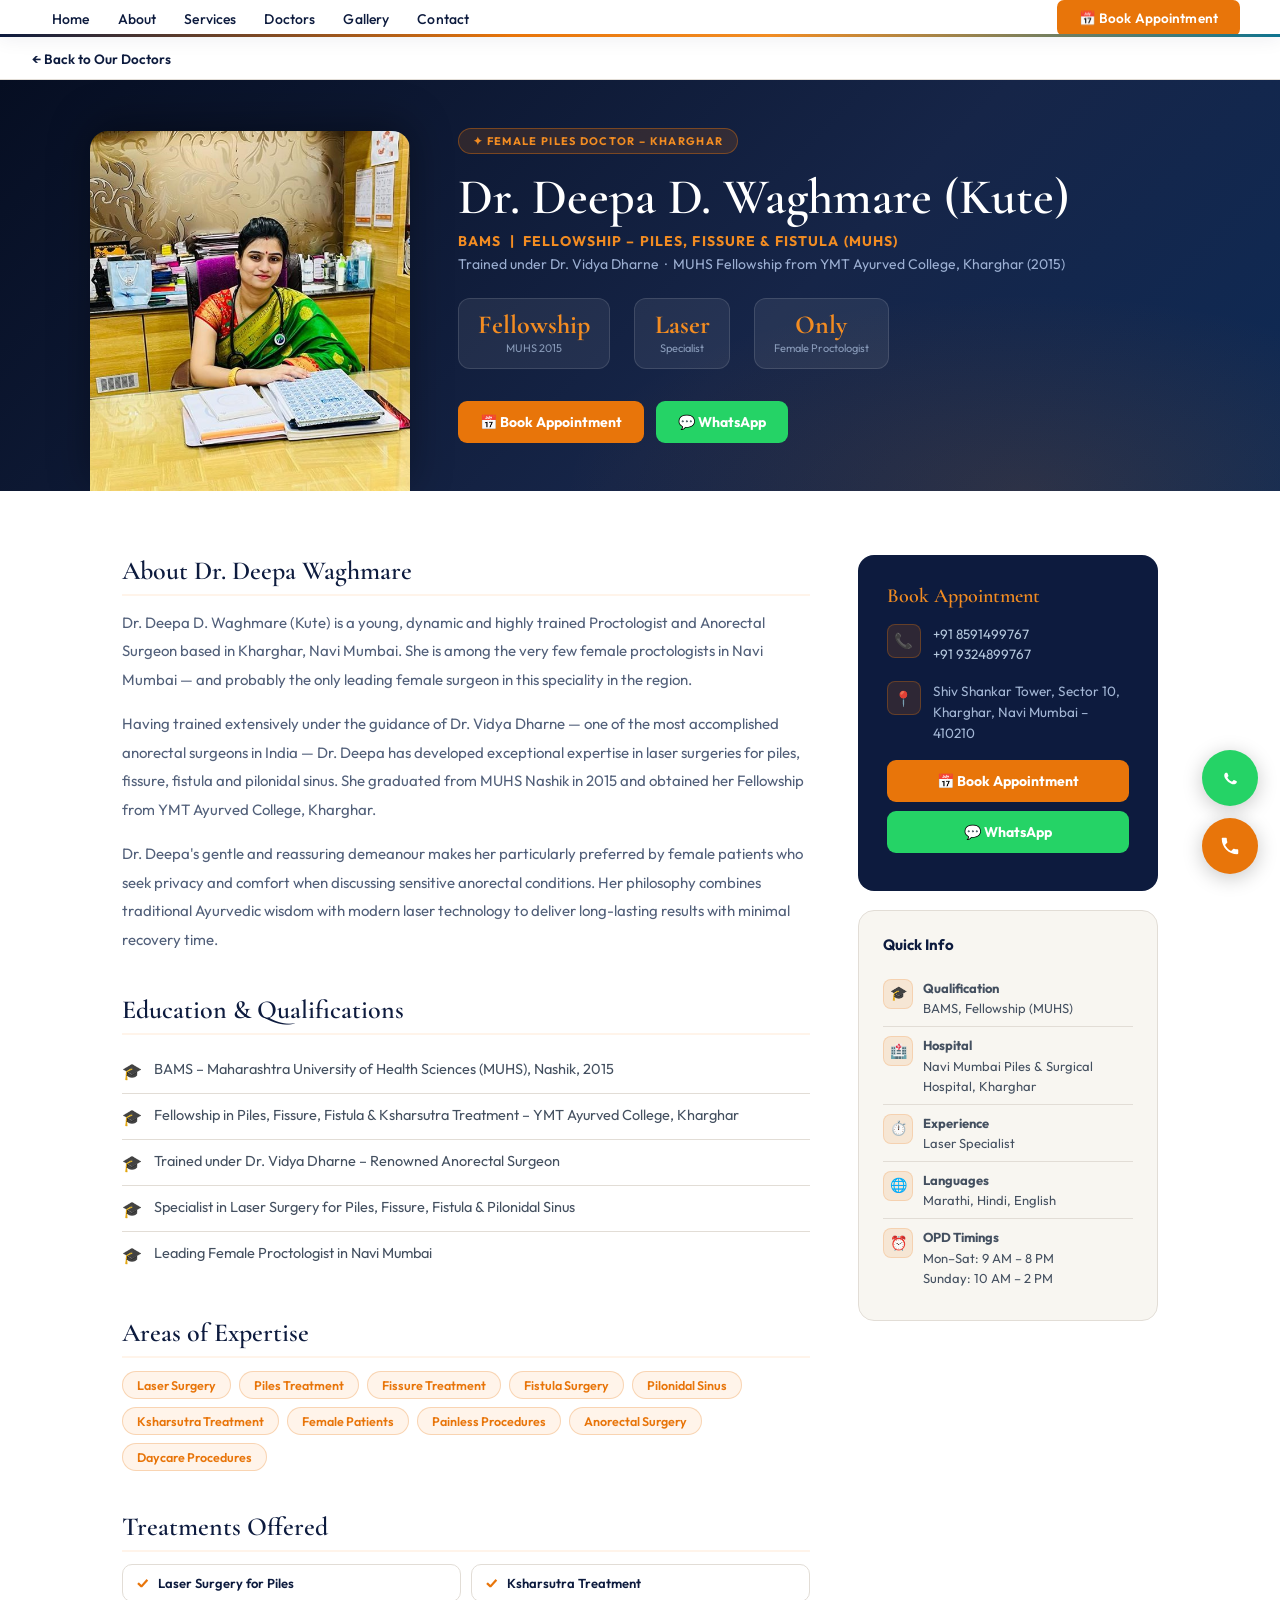
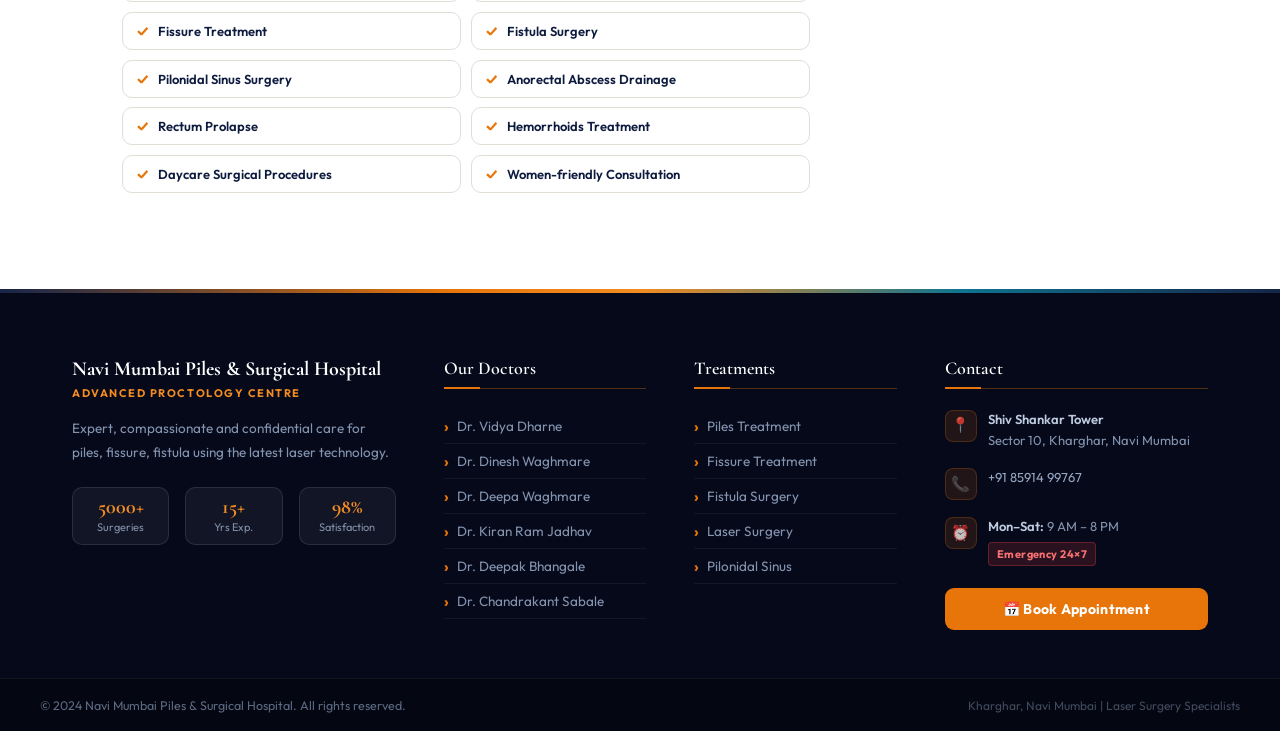
<file: doctors/deepa-waghmare.html>
<!DOCTYPE html>
<html lang="en">
<head>
  <meta charset="UTF-8"/>
  <meta name="viewport" content="width=device-width,initial-scale=1.0"/>
  <title>Dr. Deepa D. Waghmare (Kute) – Female Piles Doctor Kharghar | Navi Mumbai Piles Hospital</title>
  <meta name="description" content="Dr. Deepa Waghmare – BAMS, Fellowship Piles Fissure Fistula (MUHS). Only leading female proctologist in Navi Mumbai. Laser surgery expert in Kharghar."/>
  <link rel="preconnect" href="https://fonts.googleapis.com"/>
  <link rel="preconnect" href="https://fonts.gstatic.com" crossorigin/>
  <link href="https://fonts.googleapis.com/css2?family=Cormorant+Garamond:ital,wght@0,500;0,600;0,700;1,500;1,600&family=Outfit:wght@300;400;500;600;700&display=swap" rel="stylesheet"/>
  <link rel="stylesheet" href="../style.css"/>
  <style>
    html,body{height:100%}body{display:flex;flex-direction:column}.page-main-content{flex:1 0 auto}
    .doc-back-bar{background:white;border-bottom:1px solid var(--border);padding:.7rem 2rem}
    .doc-back-link{display:inline-flex;align-items:center;gap:6px;color:var(--navy);text-decoration:none;font-size:13.5px;font-weight:600}
    .doc-back-link:hover{color:var(--orange)}
    .doc-hero{background:linear-gradient(135deg,var(--navy-deep) 0%,var(--navy-mid) 60%,#0e2a55 100%);padding:3rem 2rem 0;position:relative;overflow:hidden}
    .doc-hero::before{content:'';position:absolute;inset:0;background:radial-gradient(ellipse 60% 80% at 80% 100%,rgba(232,117,10,.13) 0%,transparent 60%);pointer-events:none}
    .doc-hero-inner{max-width:1100px;margin:0 auto;display:grid;grid-template-columns:320px 1fr;gap:3rem;align-items:flex-end;position:relative;z-index:1}
    .doc-hero-photo{width:100%;border-radius:18px 18px 0 0;overflow:hidden;align-self:flex-end;box-shadow:0 -8px 40px rgba(0,0,0,.35)}
    .doc-hero-photo img{width:100%;height:360px;display:block;object-fit:cover;object-position:top center}
    .doc-hero-info{padding-bottom:3rem;color:white}
    .doc-hero-badge{display:inline-flex;align-items:center;gap:6px;background:rgba(232,117,10,.15);border:1px solid rgba(232,117,10,.4);color:var(--orange-warm);font-size:11px;font-weight:700;letter-spacing:.12em;text-transform:uppercase;padding:5px 14px;border-radius:20px;margin-bottom:1rem}
    .doc-hero-name{font-family:var(--font-display);font-size:clamp(28px,4vw,50px);font-weight:600;line-height:1.1;margin-bottom:.4rem}
    .doc-hero-title{font-size:14px;color:var(--orange-warm);font-weight:700;text-transform:uppercase;letter-spacing:.08em;margin-bottom:.3rem}
    .doc-hero-qual{font-size:14px;color:rgba(180,200,235,.85);margin-bottom:1.6rem}
    .doc-hero-stats{display:flex;gap:1.5rem;flex-wrap:wrap;margin-bottom:2rem}
    .doc-stat{background:rgba(255,255,255,.07);border:1px solid rgba(255,255,255,.12);border-radius:12px;padding:.8rem 1.2rem;text-align:center;min-width:90px}
    .doc-stat-num{font-family:var(--font-display);font-size:26px;font-weight:700;color:var(--orange-warm);display:block;line-height:1}
    .doc-stat-label{font-size:11px;color:rgba(180,200,230,.7);margin-top:3px}
    .doc-hero-btns{display:flex;gap:12px;flex-wrap:wrap}
    .doc-hero-btns a{display:inline-flex;align-items:center;gap:8px;padding:12px 22px;border-radius:9px;font-weight:700;font-size:14px;text-decoration:none;font-family:var(--font-body);transition:opacity .2s,transform .18s}
    .doc-hero-btns a:hover{opacity:.88;transform:translateY(-2px)}
    .doc-btn-appt{background:var(--orange);color:white}
    .doc-btn-wa{background:#25D366;color:white}
    .doc-content-wrap{max-width:1100px;margin:0 auto;padding:4rem 2rem;display:grid;grid-template-columns:1fr 300px;gap:3rem;align-items:start}
    .doc-main h2{font-family:var(--font-display);font-size:26px;color:var(--navy);font-weight:600;margin-bottom:.8rem;margin-top:2.5rem;padding-bottom:.5rem;border-bottom:2px solid var(--orange-pale)}
    .doc-main h2:first-child{margin-top:0}
    .doc-main p{font-size:15px;color:#52607a;line-height:1.9;margin-bottom:1rem}
    .doc-qual-list{list-style:none;margin-bottom:1.8rem}
    .doc-qual-list li{display:flex;align-items:flex-start;gap:12px;padding:10px 0;border-bottom:1px solid var(--border);font-size:14.5px;color:#445060;line-height:1.5}
    .doc-qual-list li:last-child{border-bottom:none}
    .doc-qual-list li::before{content:'🎓';font-size:16px;flex-shrink:0;margin-top:1px}
    .doc-tags{display:flex;flex-wrap:wrap;gap:8px;margin-bottom:2rem}
    .doc-tag{background:var(--orange-pale);color:var(--orange);border:1px solid rgba(232,117,10,.25);border-radius:20px;font-size:12.5px;font-weight:600;padding:5px 14px}
    .doc-treat-grid{display:grid;grid-template-columns:1fr 1fr;gap:.6rem;margin-bottom:2rem}
    .doc-treat-item{display:flex;align-items:center;gap:10px;background:white;border:1.5px solid var(--border);border-radius:10px;padding:10px 14px;font-size:13px;font-weight:600;color:var(--navy)}
    .doc-treat-item::before{content:'✓';color:var(--orange);font-weight:900;flex-shrink:0}
    .doc-sidebar{position:sticky;top:80px}
    .doc-sidebar-card{background:var(--navy);border-radius:16px;padding:1.8rem;color:white;margin-bottom:1.2rem}
    .doc-sidebar-card h3{font-family:var(--font-display);font-size:20px;color:var(--orange-warm);margin-bottom:1rem;font-weight:600}
    .doc-contact-row{display:flex;align-items:flex-start;gap:12px;margin-bottom:1rem;font-size:13.5px;color:rgba(180,200,230,.9);line-height:1.55}
    .doc-contact-icon{width:34px;height:34px;border-radius:8px;background:rgba(232,117,10,.15);border:1px solid rgba(232,117,10,.3);display:flex;align-items:center;justify-content:center;font-size:15px;flex-shrink:0}
    .doc-sidebar-btn{display:block;text-align:center;padding:12px;border-radius:9px;font-weight:700;font-size:14px;text-decoration:none;margin-bottom:9px;font-family:var(--font-body)}
    .doc-sidebar-btn:hover{opacity:.88}
    .dsb-orange{background:var(--orange);color:white}
    .dsb-green{background:#25D366;color:white}
    .doc-info-card{background:var(--off);border:1.5px solid var(--border);border-radius:16px;padding:1.5rem}
    .doc-info-card h3{font-size:15px;font-weight:700;color:var(--navy);margin-bottom:1rem}
    .doc-info-row{display:flex;align-items:flex-start;gap:10px;padding:8px 0;border-bottom:1px solid var(--border);font-size:13px;color:#445060;line-height:1.55}
    .doc-info-row:last-child{border-bottom:none}
    .doc-info-icon{width:30px;height:30px;border-radius:8px;background:var(--orange-glow);border:1px solid rgba(232,117,10,.18);display:flex;align-items:center;justify-content:center;font-size:14px;flex-shrink:0;margin-top:1px}
    @media(max-width:900px){.doc-hero-inner{grid-template-columns:1fr}.doc-hero-photo{border-radius:18px;margin-bottom:1.5rem}.doc-hero-photo img{height:280px}.doc-hero-info{padding-bottom:2rem}.doc-content-wrap{grid-template-columns:1fr;padding:2.5rem 1.2rem}.doc-sidebar{position:static}.doc-treat-grid{grid-template-columns:1fr}}
    @media(max-width:540px){.doc-hero{padding:1.5rem 1.2rem 0}.doc-hero-name{font-size:28px}}
  </style>
</head>
<body>
<nav id="navbar">
  <ul class="nav-links">
    <li><a href="../index.html#home">Home</a></li>
    <li><a href="../index.html#about">About</a></li>
    <li><a href="../index.html#services">Services</a></li>
    <li><a href="../index.html#doctors">Doctors</a></li>
    <li><a href="../index.html#gallery">Gallery</a></li>
    <li><a href="../index.html#contact">Contact</a></li>
  </ul>
  <a href="../index.html#contact" class="nav-cta">📅 Book Appointment</a>
  <button class="hamburger" onclick="toggleMenu()" aria-label="Open menu" aria-expanded="false"><span></span><span></span><span></span></button>
</nav>
<div class="mobile-menu" id="mobileMenu">
  <a href="../index.html#home" onclick="closeMenu()">🏠 Home</a>
  <a href="../index.html#about" onclick="closeMenu()">ℹ️ About Us</a>
  <a href="../index.html#services" onclick="closeMenu()">🩺 Services</a>
  <a href="../index.html#doctors" onclick="closeMenu()">👨‍⚕️ Our Doctors</a>
  <a href="../index.html#contact" onclick="closeMenu()">📅 Book Appointment</a>
</div>
<div class="page-main-content">
  <div class="doc-back-bar"><a href="../index.html#doctors" class="doc-back-link">← Back to Our Doctors</a></div>
  <div class="doc-hero">
    <div class="doc-hero-inner">
      <div class="doc-hero-photo"><img src="../images/deepa-waghmare.jpg" alt="Dr. Deepa D. Waghmare (Kute)"/></div>
      <div class="doc-hero-info">
        <div class="doc-hero-badge">✦ Female Piles Doctor – Kharghar</div>
        <h1 class="doc-hero-name">Dr. Deepa D. Waghmare (Kute)</h1>
        <div class="doc-hero-title">BAMS &nbsp;|&nbsp; Fellowship – Piles, Fissure &amp; Fistula (MUHS)</div>
        <div class="doc-hero-qual">Trained under Dr. Vidya Dharne &nbsp;·&nbsp; MUHS Fellowship from YMT Ayurved College, Kharghar (2015)</div>
        <div class="doc-hero-stats"><div class="doc-stat"><span class="doc-stat-num">Fellowship</span><div class="doc-stat-label">MUHS 2015</div></div><div class="doc-stat"><span class="doc-stat-num">Laser</span><div class="doc-stat-label">Specialist</div></div><div class="doc-stat"><span class="doc-stat-num">Only</span><div class="doc-stat-label">Female Proctologist</div></div></div>
        <div class="doc-hero-btns">
          <a href="../index.html#contact" class="doc-btn-appt">📅 Book Appointment</a>
          <a href="https://wa.me/918591499767" target="_blank" rel="noopener" class="doc-btn-wa">💬 WhatsApp</a>
        </div>
      </div>
    </div>
  </div>
  <div class="doc-content-wrap">
    <div class="doc-main">
      <h2>About Dr. Deepa Waghmare</h2>
  <p>Dr. Deepa D. Waghmare (Kute) is a young, dynamic and highly trained Proctologist and Anorectal Surgeon based in Kharghar, Navi Mumbai. She is among the very few female proctologists in Navi Mumbai — and probably the only leading female surgeon in this speciality in the region.</p>
  <p>Having trained extensively under the guidance of Dr. Vidya Dharne — one of the most accomplished anorectal surgeons in India — Dr. Deepa has developed exceptional expertise in laser surgeries for piles, fissure, fistula and pilonidal sinus. She graduated from MUHS Nashik in 2015 and obtained her Fellowship from YMT Ayurved College, Kharghar.</p>
  <p>Dr. Deepa's gentle and reassuring demeanour makes her particularly preferred by female patients who seek privacy and comfort when discussing sensitive anorectal conditions. Her philosophy combines traditional Ayurvedic wisdom with modern laser technology to deliver long-lasting results with minimal recovery time.</p>
      <h2>Education &amp; Qualifications</h2>
      <ul class="doc-qual-list"><li>BAMS – Maharashtra University of Health Sciences (MUHS), Nashik, 2015</li><li>Fellowship in Piles, Fissure, Fistula &amp; Ksharsutra Treatment – YMT Ayurved College, Kharghar</li><li>Trained under Dr. Vidya Dharne – Renowned Anorectal Surgeon</li><li>Specialist in Laser Surgery for Piles, Fissure, Fistula &amp; Pilonidal Sinus</li><li>Leading Female Proctologist in Navi Mumbai</li></ul>
      <h2>Areas of Expertise</h2>
      <div class="doc-tags"><span class="doc-tag">Laser Surgery</span><span class="doc-tag">Piles Treatment</span><span class="doc-tag">Fissure Treatment</span><span class="doc-tag">Fistula Surgery</span><span class="doc-tag">Pilonidal Sinus</span><span class="doc-tag">Ksharsutra Treatment</span><span class="doc-tag">Female Patients</span><span class="doc-tag">Painless Procedures</span><span class="doc-tag">Anorectal Surgery</span><span class="doc-tag">Daycare Procedures</span></div>
      <h2>Treatments Offered</h2>
      <div class="doc-treat-grid"><div class="doc-treat-item">Laser Surgery for Piles</div><div class="doc-treat-item">Ksharsutra Treatment</div><div class="doc-treat-item">Fissure Treatment</div><div class="doc-treat-item">Fistula Surgery</div><div class="doc-treat-item">Pilonidal Sinus Surgery</div><div class="doc-treat-item">Anorectal Abscess Drainage</div><div class="doc-treat-item">Rectum Prolapse</div><div class="doc-treat-item">Hemorrhoids Treatment</div><div class="doc-treat-item">Daycare Surgical Procedures</div><div class="doc-treat-item">Women-friendly Consultation</div></div>
    </div>
    <aside class="doc-sidebar">
      <div class="doc-sidebar-card">
        <h3>Book Appointment</h3>
        <div class="doc-contact-row"><div class="doc-contact-icon">📞</div><div><a href="tel:+918591499767" style="color:rgba(200,220,240,.9);text-decoration:none;">+91 8591499767</a><br><a href="tel:+919324899767" style="color:rgba(200,220,240,.9);text-decoration:none;">+91 9324899767</a></div></div>
        <div class="doc-contact-row"><div class="doc-contact-icon">📍</div><div>Shiv Shankar Tower, Sector 10, Kharghar, Navi Mumbai – 410210</div></div>
        <a href="../index.html#contact" class="doc-sidebar-btn dsb-orange">📅 Book Appointment</a>
        <a href="https://wa.me/918591499767" target="_blank" rel="noopener" class="doc-sidebar-btn dsb-green">💬 WhatsApp</a>
      </div>
      <div class="doc-info-card">
        <h3>Quick Info</h3>
        <div class="doc-info-row"><div class="doc-info-icon">🎓</div><div><strong>Qualification</strong><br>BAMS, Fellowship (MUHS)</div></div>
        <div class="doc-info-row"><div class="doc-info-icon">🏥</div><div><strong>Hospital</strong><br>Navi Mumbai Piles &amp; Surgical Hospital, Kharghar</div></div>
        <div class="doc-info-row"><div class="doc-info-icon">⏱️</div><div><strong>Experience</strong><br>Laser Specialist</div></div>
        <div class="doc-info-row"><div class="doc-info-icon">🌐</div><div><strong>Languages</strong><br>Marathi, Hindi, English</div></div>
        <div class="doc-info-row"><div class="doc-info-icon">⏰</div><div><strong>OPD Timings</strong><br>Mon–Sat: 9 AM – 8 PM<br>Sunday: 10 AM – 2 PM</div></div>
      </div>
    </aside>
  </div>
</div>
<footer class="site-footer">
  <div class="footer-accent-bar"></div>
  <div class="footer-main">
    <div class="footer-grid">
      <div class="footer-col footer-brand-col">
        <div class="footer-brand-name">Navi Mumbai Piles &amp; Surgical Hospital</div>
        <div class="footer-brand-tag">Advanced Proctology Centre</div>
        <p class="footer-brand-desc">Expert, compassionate and confidential care for piles, fissure, fistula using the latest laser technology.</p>
        <div class="footer-trust-row">
          <div class="footer-trust-stat"><span>5000+</span>Surgeries</div>
          <div class="footer-trust-stat"><span>15+</span>Yrs Exp.</div>
          <div class="footer-trust-stat"><span>98%</span>Satisfaction</div>
        </div>
      </div>
      <div class="footer-col">
        <h4 class="footer-col-title">Our Doctors</h4>
        <ul class="footer-links">
          <li><a href="vidya-dharne.html">Dr. Vidya Dharne</a></li>
          <li><a href="dinesh-waghmare.html">Dr. Dinesh Waghmare</a></li>
          <li><a href="deepa-waghmare.html">Dr. Deepa Waghmare</a></li>
          <li><a href="kiran-jadhav.html">Dr. Kiran Ram Jadhav</a></li>
          <li><a href="deepak-bhangale.html">Dr. Deepak Bhangale</a></li>
          <li><a href="chandrakant-sabale.html">Dr. Chandrakant Sabale</a></li>
        </ul>
      </div>
      <div class="footer-col">
        <h4 class="footer-col-title">Treatments</h4>
        <ul class="footer-links">
          <li><a href="../services/piles.html">Piles Treatment</a></li>
          <li><a href="../services/fissure.html">Fissure Treatment</a></li>
          <li><a href="../services/fistula.html">Fistula Surgery</a></li>
          <li><a href="../services/laser.html">Laser Surgery</a></li>
          <li><a href="../services/pilonidal.html">Pilonidal Sinus</a></li>
        </ul>
      </div>
      <div class="footer-col">
        <h4 class="footer-col-title">Contact</h4>
        <ul class="footer-contact-list">
          <li><div class="footer-contact-icon">📍</div><div><strong>Shiv Shankar Tower</strong><br>Sector 10, Kharghar, Navi Mumbai</div></li>
          <li><div class="footer-contact-icon">📞</div><div><a href="tel:+918591499767">+91 85914 99767</a></div></li>
          <li><div class="footer-contact-icon">⏰</div><div><strong>Mon–Sat:</strong> 9 AM – 8 PM<br><span class="footer-emergency">Emergency 24×7</span></div></li>
        </ul>
        <a href="../index.html#contact" class="footer-appt-btn">📅 Book Appointment</a>
      </div>
    </div>
  </div>
  <div class="footer-bottom">
    <div class="footer-bottom-inner">
      <p>© 2024 Navi Mumbai Piles &amp; Surgical Hospital. All rights reserved.</p>
      <p class="footer-bottom-right">Kharghar, Navi Mumbai | Laser Surgery Specialists</p>
    </div>
  </div>
</footer>
<div class="float-btns">
  <div class="float-btn-wrap"><span class="float-label">WhatsApp Us</span><a href="https://wa.me/918591499767" class="float-btn float-wa" target="_blank" rel="noopener"><svg width="25" height="25" viewBox="0 0 24 24" fill="white"><path d="M17.472 14.382c-.297-.149-1.758-.867-2.03-.967-.273-.099-.471-.148-.67.15-.197.297-.767.966-.94 1.164-.173.199-.347.223-.644.075-.297-.15-1.255-.463-2.39-1.475-.883-.788-1.48-1.761-1.653-2.059-.173-.297-.018-.458.13-.606.134-.133.298-.347.446-.52.149-.174.198-.298.298-.497.099-.198.05-.371-.025-.52-.075-.149-.669-1.612-.916-2.207-.242-.579-.487-.5-.669-.51-.173-.008-.371-.01-.57-.01-.198 0-.52.074-.792.372-.272.297-1.04 1.016-1.04 2.479 0 1.462 1.065 2.875 1.213 3.074.149.198 2.096 3.2 5.077 4.487.709.306 1.262.489 1.694.625.712.227 1.36.195 1.871.118.571-.085 1.758-.719 2.006-1.413.248-.694.248-1.289.173-1.413-.074-.124-.272-.198-.57-.347"/></svg></a></div>
  <div class="float-btn-wrap"><span class="float-label">Call Us Now</span><a href="tel:+918591499767" class="float-btn float-ph"><svg width="22" height="22" viewBox="0 0 24 24" fill="white"><path d="M6.62 10.79c1.44 2.83 3.76 5.14 6.59 6.59l2.2-2.2c.27-.27.67-.36 1.02-.24 1.12.37 2.33.57 3.57.57.55 0 1 .45 1 1V20c0 .55-.45 1-1 1-9.39 0-17-7.61-17-17 0-.55.45-1 1-1h3.5c.55 0 1 .45 1 1 0 1.25.2 2.45.57 3.57.11.35.03.74-.25 1.02l-2.2 2.2z"/></svg></a></div>
</div>
<script src="../script.js"></script>
</body>
</html>
</file>
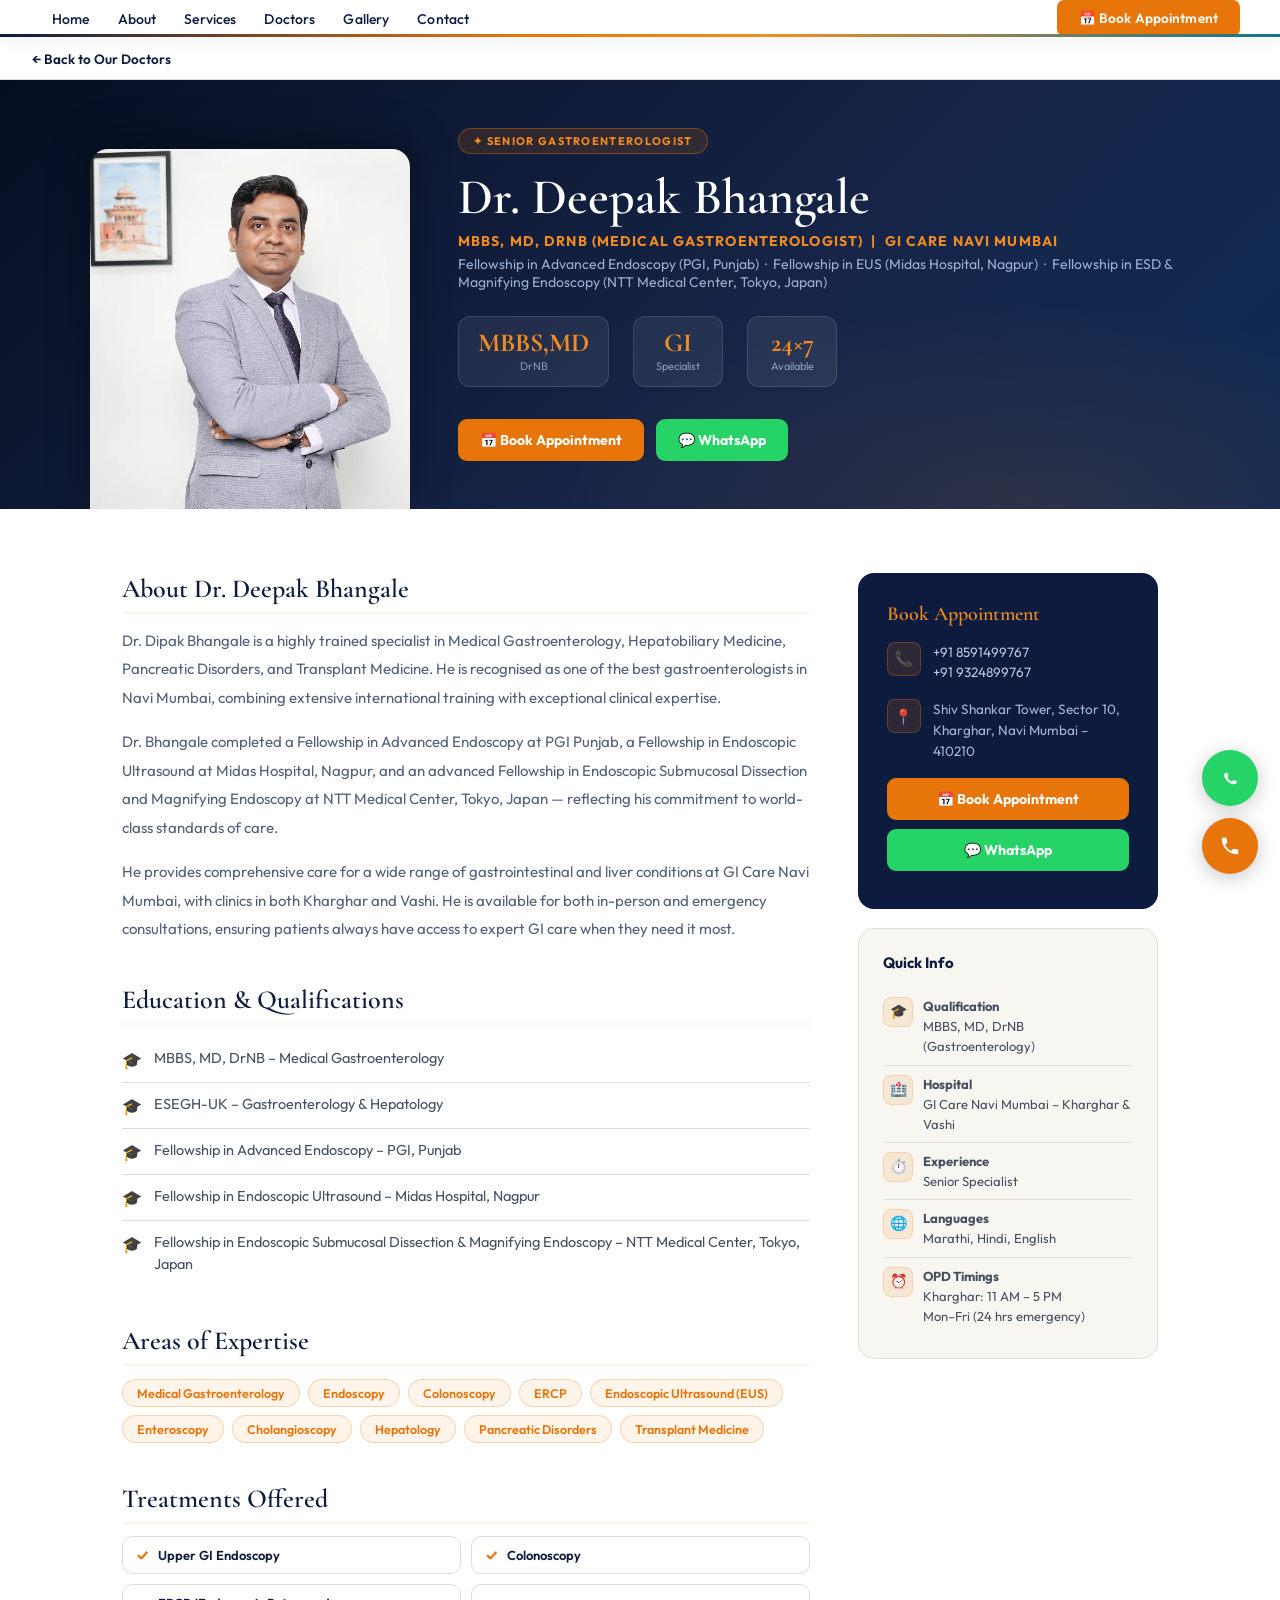
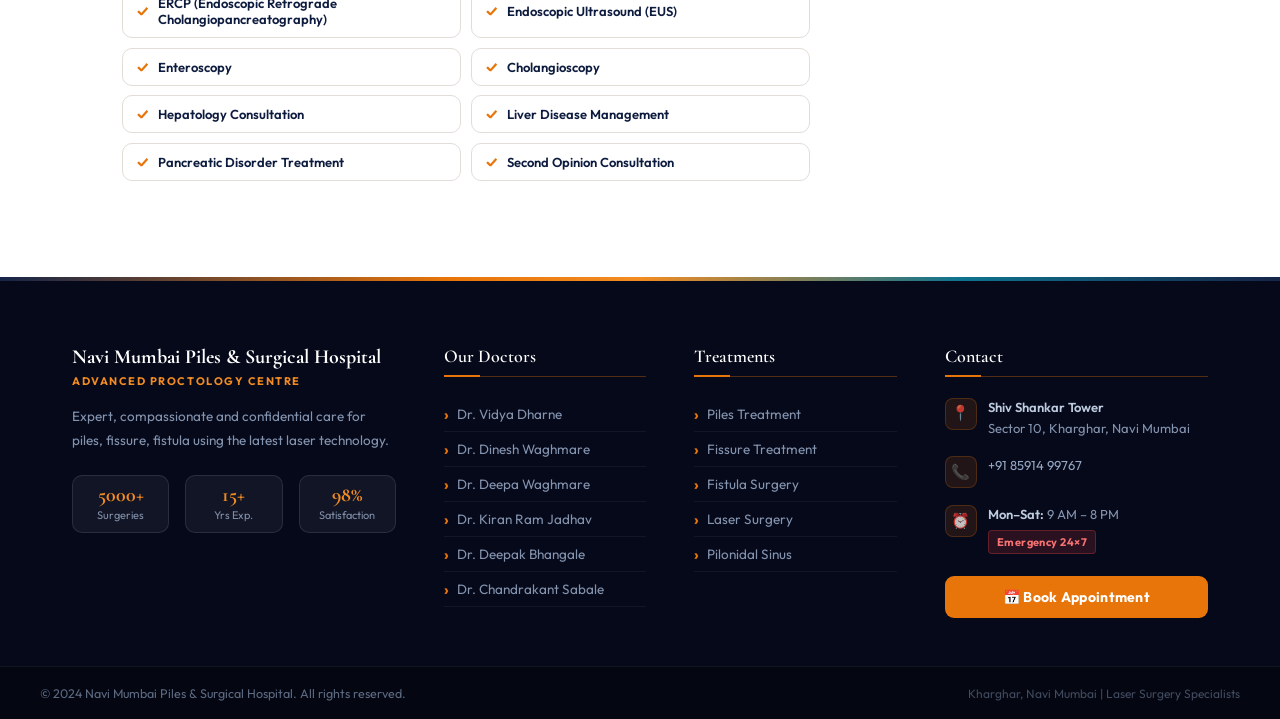
<file: doctors/deepak-bhangale.html>
<!DOCTYPE html>
<html lang="en">
<head>
  <meta charset="UTF-8"/>
  <meta name="viewport" content="width=device-width,initial-scale=1.0"/>
  <title>Dr. Deepak Bhangale – Senior Gastroenterologist | GI Care Navi Mumbai | Kharghar & Vashi</title>
  <meta name="description" content="Dr. Dipak Bhangale – MBBS, MD, DrNB. Senior Gastroenterologist in Navi Mumbai. Expert in Endoscopy, Colonoscopy, ERCP, EUS. GI Care – Kharghar & Vashi."/>
  <link rel="preconnect" href="https://fonts.googleapis.com"/>
  <link rel="preconnect" href="https://fonts.gstatic.com" crossorigin/>
  <link href="https://fonts.googleapis.com/css2?family=Cormorant+Garamond:ital,wght@0,500;0,600;0,700;1,500;1,600&family=Outfit:wght@300;400;500;600;700&display=swap" rel="stylesheet"/>
  <link rel="stylesheet" href="../style.css"/>
  <style>
    html,body{height:100%}body{display:flex;flex-direction:column}.page-main-content{flex:1 0 auto}
    .doc-back-bar{background:white;border-bottom:1px solid var(--border);padding:.7rem 2rem}
    .doc-back-link{display:inline-flex;align-items:center;gap:6px;color:var(--navy);text-decoration:none;font-size:13.5px;font-weight:600}
    .doc-back-link:hover{color:var(--orange)}
    .doc-hero{background:linear-gradient(135deg,var(--navy-deep) 0%,var(--navy-mid) 60%,#0e2a55 100%);padding:3rem 2rem 0;position:relative;overflow:hidden}
    .doc-hero::before{content:'';position:absolute;inset:0;background:radial-gradient(ellipse 60% 80% at 80% 100%,rgba(232,117,10,.13) 0%,transparent 60%);pointer-events:none}
    .doc-hero-inner{max-width:1100px;margin:0 auto;display:grid;grid-template-columns:320px 1fr;gap:3rem;align-items:flex-end;position:relative;z-index:1}
    .doc-hero-photo{width:100%;border-radius:18px 18px 0 0;overflow:hidden;align-self:flex-end;box-shadow:0 -8px 40px rgba(0,0,0,.35)}
    .doc-hero-photo img{width:100%;height:360px;display:block;object-fit:cover;object-position:top center}
    .doc-hero-info{padding-bottom:3rem;color:white}
    .doc-hero-badge{display:inline-flex;align-items:center;gap:6px;background:rgba(232,117,10,.15);border:1px solid rgba(232,117,10,.4);color:var(--orange-warm);font-size:11px;font-weight:700;letter-spacing:.12em;text-transform:uppercase;padding:5px 14px;border-radius:20px;margin-bottom:1rem}
    .doc-hero-name{font-family:var(--font-display);font-size:clamp(28px,4vw,50px);font-weight:600;line-height:1.1;margin-bottom:.4rem}
    .doc-hero-title{font-size:14px;color:var(--orange-warm);font-weight:700;text-transform:uppercase;letter-spacing:.08em;margin-bottom:.3rem}
    .doc-hero-qual{font-size:14px;color:rgba(180,200,235,.85);margin-bottom:1.6rem}
    .doc-hero-stats{display:flex;gap:1.5rem;flex-wrap:wrap;margin-bottom:2rem}
    .doc-stat{background:rgba(255,255,255,.07);border:1px solid rgba(255,255,255,.12);border-radius:12px;padding:.8rem 1.2rem;text-align:center;min-width:90px}
    .doc-stat-num{font-family:var(--font-display);font-size:26px;font-weight:700;color:var(--orange-warm);display:block;line-height:1}
    .doc-stat-label{font-size:11px;color:rgba(180,200,230,.7);margin-top:3px}
    .doc-hero-btns{display:flex;gap:12px;flex-wrap:wrap}
    .doc-hero-btns a{display:inline-flex;align-items:center;gap:8px;padding:12px 22px;border-radius:9px;font-weight:700;font-size:14px;text-decoration:none;font-family:var(--font-body);transition:opacity .2s,transform .18s}
    .doc-hero-btns a:hover{opacity:.88;transform:translateY(-2px)}
    .doc-btn-appt{background:var(--orange);color:white}
    .doc-btn-wa{background:#25D366;color:white}
    .doc-content-wrap{max-width:1100px;margin:0 auto;padding:4rem 2rem;display:grid;grid-template-columns:1fr 300px;gap:3rem;align-items:start}
    .doc-main h2{font-family:var(--font-display);font-size:26px;color:var(--navy);font-weight:600;margin-bottom:.8rem;margin-top:2.5rem;padding-bottom:.5rem;border-bottom:2px solid var(--orange-pale)}
    .doc-main h2:first-child{margin-top:0}
    .doc-main p{font-size:15px;color:#52607a;line-height:1.9;margin-bottom:1rem}
    .doc-qual-list{list-style:none;margin-bottom:1.8rem}
    .doc-qual-list li{display:flex;align-items:flex-start;gap:12px;padding:10px 0;border-bottom:1px solid var(--border);font-size:14.5px;color:#445060;line-height:1.5}
    .doc-qual-list li:last-child{border-bottom:none}
    .doc-qual-list li::before{content:'🎓';font-size:16px;flex-shrink:0;margin-top:1px}
    .doc-tags{display:flex;flex-wrap:wrap;gap:8px;margin-bottom:2rem}
    .doc-tag{background:var(--orange-pale);color:var(--orange);border:1px solid rgba(232,117,10,.25);border-radius:20px;font-size:12.5px;font-weight:600;padding:5px 14px}
    .doc-treat-grid{display:grid;grid-template-columns:1fr 1fr;gap:.6rem;margin-bottom:2rem}
    .doc-treat-item{display:flex;align-items:center;gap:10px;background:white;border:1.5px solid var(--border);border-radius:10px;padding:10px 14px;font-size:13px;font-weight:600;color:var(--navy)}
    .doc-treat-item::before{content:'✓';color:var(--orange);font-weight:900;flex-shrink:0}
    .doc-sidebar{position:sticky;top:80px}
    .doc-sidebar-card{background:var(--navy);border-radius:16px;padding:1.8rem;color:white;margin-bottom:1.2rem}
    .doc-sidebar-card h3{font-family:var(--font-display);font-size:20px;color:var(--orange-warm);margin-bottom:1rem;font-weight:600}
    .doc-contact-row{display:flex;align-items:flex-start;gap:12px;margin-bottom:1rem;font-size:13.5px;color:rgba(180,200,230,.9);line-height:1.55}
    .doc-contact-icon{width:34px;height:34px;border-radius:8px;background:rgba(232,117,10,.15);border:1px solid rgba(232,117,10,.3);display:flex;align-items:center;justify-content:center;font-size:15px;flex-shrink:0}
    .doc-sidebar-btn{display:block;text-align:center;padding:12px;border-radius:9px;font-weight:700;font-size:14px;text-decoration:none;margin-bottom:9px;font-family:var(--font-body)}
    .doc-sidebar-btn:hover{opacity:.88}
    .dsb-orange{background:var(--orange);color:white}
    .dsb-green{background:#25D366;color:white}
    .doc-info-card{background:var(--off);border:1.5px solid var(--border);border-radius:16px;padding:1.5rem}
    .doc-info-card h3{font-size:15px;font-weight:700;color:var(--navy);margin-bottom:1rem}
    .doc-info-row{display:flex;align-items:flex-start;gap:10px;padding:8px 0;border-bottom:1px solid var(--border);font-size:13px;color:#445060;line-height:1.55}
    .doc-info-row:last-child{border-bottom:none}
    .doc-info-icon{width:30px;height:30px;border-radius:8px;background:var(--orange-glow);border:1px solid rgba(232,117,10,.18);display:flex;align-items:center;justify-content:center;font-size:14px;flex-shrink:0;margin-top:1px}
    @media(max-width:900px){.doc-hero-inner{grid-template-columns:1fr}.doc-hero-photo{border-radius:18px;margin-bottom:1.5rem}.doc-hero-photo img{height:280px}.doc-hero-info{padding-bottom:2rem}.doc-content-wrap{grid-template-columns:1fr;padding:2.5rem 1.2rem}.doc-sidebar{position:static}.doc-treat-grid{grid-template-columns:1fr}}
    @media(max-width:540px){.doc-hero{padding:1.5rem 1.2rem 0}.doc-hero-name{font-size:28px}}
  </style>
</head>
<body>
<nav id="navbar">
  <ul class="nav-links">
    <li><a href="../index.html#home">Home</a></li>
    <li><a href="../index.html#about">About</a></li>
    <li><a href="../index.html#services">Services</a></li>
    <li><a href="../index.html#doctors">Doctors</a></li>
    <li><a href="../index.html#gallery">Gallery</a></li>
    <li><a href="../index.html#contact">Contact</a></li>
  </ul>
  <a href="../index.html#contact" class="nav-cta">📅 Book Appointment</a>
  <button class="hamburger" onclick="toggleMenu()" aria-label="Open menu" aria-expanded="false"><span></span><span></span><span></span></button>
</nav>
<div class="mobile-menu" id="mobileMenu">
  <a href="../index.html#home" onclick="closeMenu()">🏠 Home</a>
  <a href="../index.html#about" onclick="closeMenu()">ℹ️ About Us</a>
  <a href="../index.html#services" onclick="closeMenu()">🩺 Services</a>
  <a href="../index.html#doctors" onclick="closeMenu()">👨‍⚕️ Our Doctors</a>
  <a href="../index.html#contact" onclick="closeMenu()">📅 Book Appointment</a>
</div>
<div class="page-main-content">
  <div class="doc-back-bar"><a href="../index.html#doctors" class="doc-back-link">← Back to Our Doctors</a></div>
  <div class="doc-hero">
    <div class="doc-hero-inner">
      <div class="doc-hero-photo"><img src="../images/deepak-bhangale.jpg" alt="Dr. Deepak Bhangale"/></div>
      <div class="doc-hero-info">
        <div class="doc-hero-badge">✦ Senior Gastroenterologist</div>
        <h1 class="doc-hero-name">Dr. Deepak Bhangale</h1>
        <div class="doc-hero-title">MBBS, MD, DrNB (Medical Gastroenterologist) &nbsp;|&nbsp; GI Care Navi Mumbai</div>
        <div class="doc-hero-qual">Fellowship in Advanced Endoscopy (PGI, Punjab) &nbsp;·&nbsp; Fellowship in EUS (Midas Hospital, Nagpur) &nbsp;·&nbsp; Fellowship in ESD &amp; Magnifying Endoscopy (NTT Medical Center, Tokyo, Japan)</div>
        <div class="doc-hero-stats"><div class="doc-stat"><span class="doc-stat-num">MBBS,MD</span><div class="doc-stat-label">DrNB</div></div><div class="doc-stat"><span class="doc-stat-num">GI</span><div class="doc-stat-label">Specialist</div></div><div class="doc-stat"><span class="doc-stat-num">24×7</span><div class="doc-stat-label">Available</div></div></div>
        <div class="doc-hero-btns">
          <a href="../index.html#contact" class="doc-btn-appt">📅 Book Appointment</a>
          <a href="https://wa.me/918591499767" target="_blank" rel="noopener" class="doc-btn-wa">💬 WhatsApp</a>
        </div>
      </div>
    </div>
  </div>
  <div class="doc-content-wrap">
    <div class="doc-main">
      <h2>About Dr. Deepak Bhangale</h2>
  <p>Dr. Dipak Bhangale is a highly trained specialist in Medical Gastroenterology, Hepatobiliary Medicine, Pancreatic Disorders, and Transplant Medicine. He is recognised as one of the best gastroenterologists in Navi Mumbai, combining extensive international training with exceptional clinical expertise.</p>
  <p>Dr. Bhangale completed a Fellowship in Advanced Endoscopy at PGI Punjab, a Fellowship in Endoscopic Ultrasound at Midas Hospital, Nagpur, and an advanced Fellowship in Endoscopic Submucosal Dissection and Magnifying Endoscopy at NTT Medical Center, Tokyo, Japan — reflecting his commitment to world-class standards of care.</p>
  <p>He provides comprehensive care for a wide range of gastrointestinal and liver conditions at GI Care Navi Mumbai, with clinics in both Kharghar and Vashi. He is available for both in-person and emergency consultations, ensuring patients always have access to expert GI care when they need it most.</p>
      <h2>Education &amp; Qualifications</h2>
      <ul class="doc-qual-list"><li>MBBS, MD, DrNB – Medical Gastroenterology</li><li>ESEGH-UK – Gastroenterology &amp; Hepatology</li><li>Fellowship in Advanced Endoscopy – PGI, Punjab</li><li>Fellowship in Endoscopic Ultrasound – Midas Hospital, Nagpur</li><li>Fellowship in Endoscopic Submucosal Dissection &amp; Magnifying Endoscopy – NTT Medical Center, Tokyo, Japan</li></ul>
      <h2>Areas of Expertise</h2>
      <div class="doc-tags"><span class="doc-tag">Medical Gastroenterology</span><span class="doc-tag">Endoscopy</span><span class="doc-tag">Colonoscopy</span><span class="doc-tag">ERCP</span><span class="doc-tag">Endoscopic Ultrasound (EUS)</span><span class="doc-tag">Enteroscopy</span><span class="doc-tag">Cholangioscopy</span><span class="doc-tag">Hepatology</span><span class="doc-tag">Pancreatic Disorders</span><span class="doc-tag">Transplant Medicine</span></div>
      <h2>Treatments Offered</h2>
      <div class="doc-treat-grid"><div class="doc-treat-item">Upper GI Endoscopy</div><div class="doc-treat-item">Colonoscopy</div><div class="doc-treat-item">ERCP (Endoscopic Retrograde Cholangiopancreatography)</div><div class="doc-treat-item">Endoscopic Ultrasound (EUS)</div><div class="doc-treat-item">Enteroscopy</div><div class="doc-treat-item">Cholangioscopy</div><div class="doc-treat-item">Hepatology Consultation</div><div class="doc-treat-item">Liver Disease Management</div><div class="doc-treat-item">Pancreatic Disorder Treatment</div><div class="doc-treat-item">Second Opinion Consultation</div></div>
    </div>
    <aside class="doc-sidebar">
      <div class="doc-sidebar-card">
        <h3>Book Appointment</h3>
        <div class="doc-contact-row"><div class="doc-contact-icon">📞</div><div><a href="tel:+918591499767" style="color:rgba(200,220,240,.9);text-decoration:none;">+91 8591499767</a><br><a href="tel:+919324899767" style="color:rgba(200,220,240,.9);text-decoration:none;">+91 9324899767</a></div></div>
        <div class="doc-contact-row"><div class="doc-contact-icon">📍</div><div>Shiv Shankar Tower, Sector 10, Kharghar, Navi Mumbai – 410210</div></div>
        <a href="../index.html#contact" class="doc-sidebar-btn dsb-orange">📅 Book Appointment</a>
        <a href="https://wa.me/918591499767" target="_blank" rel="noopener" class="doc-sidebar-btn dsb-green">💬 WhatsApp</a>
      </div>
      <div class="doc-info-card">
        <h3>Quick Info</h3>
        <div class="doc-info-row"><div class="doc-info-icon">🎓</div><div><strong>Qualification</strong><br>MBBS, MD, DrNB (Gastroenterology)</div></div>
        <div class="doc-info-row"><div class="doc-info-icon">🏥</div><div><strong>Hospital</strong><br>GI Care Navi Mumbai – Kharghar &amp; Vashi</div></div>
        <div class="doc-info-row"><div class="doc-info-icon">⏱️</div><div><strong>Experience</strong><br>Senior Specialist</div></div>
        <div class="doc-info-row"><div class="doc-info-icon">🌐</div><div><strong>Languages</strong><br>Marathi, Hindi, English</div></div>
        <div class="doc-info-row"><div class="doc-info-icon">⏰</div><div><strong>OPD Timings</strong><br>Kharghar: 11 AM – 5 PM<br>Mon–Fri (24 hrs emergency)</div></div>
      </div>
    </aside>
  </div>
</div>
<footer class="site-footer">
  <div class="footer-accent-bar"></div>
  <div class="footer-main">
    <div class="footer-grid">
      <div class="footer-col footer-brand-col">
        <div class="footer-brand-name">Navi Mumbai Piles &amp; Surgical Hospital</div>
        <div class="footer-brand-tag">Advanced Proctology Centre</div>
        <p class="footer-brand-desc">Expert, compassionate and confidential care for piles, fissure, fistula using the latest laser technology.</p>
        <div class="footer-trust-row">
          <div class="footer-trust-stat"><span>5000+</span>Surgeries</div>
          <div class="footer-trust-stat"><span>15+</span>Yrs Exp.</div>
          <div class="footer-trust-stat"><span>98%</span>Satisfaction</div>
        </div>
      </div>
      <div class="footer-col">
        <h4 class="footer-col-title">Our Doctors</h4>
        <ul class="footer-links">
          <li><a href="vidya-dharne.html">Dr. Vidya Dharne</a></li>
          <li><a href="dinesh-waghmare.html">Dr. Dinesh Waghmare</a></li>
          <li><a href="deepa-waghmare.html">Dr. Deepa Waghmare</a></li>
          <li><a href="kiran-jadhav.html">Dr. Kiran Ram Jadhav</a></li>
          <li><a href="deepak-bhangale.html">Dr. Deepak Bhangale</a></li>
          <li><a href="chandrakant-sabale.html">Dr. Chandrakant Sabale</a></li>
        </ul>
      </div>
      <div class="footer-col">
        <h4 class="footer-col-title">Treatments</h4>
        <ul class="footer-links">
          <li><a href="../services/piles.html">Piles Treatment</a></li>
          <li><a href="../services/fissure.html">Fissure Treatment</a></li>
          <li><a href="../services/fistula.html">Fistula Surgery</a></li>
          <li><a href="../services/laser.html">Laser Surgery</a></li>
          <li><a href="../services/pilonidal.html">Pilonidal Sinus</a></li>
        </ul>
      </div>
      <div class="footer-col">
        <h4 class="footer-col-title">Contact</h4>
        <ul class="footer-contact-list">
          <li><div class="footer-contact-icon">📍</div><div><strong>Shiv Shankar Tower</strong><br>Sector 10, Kharghar, Navi Mumbai</div></li>
          <li><div class="footer-contact-icon">📞</div><div><a href="tel:+918591499767">+91 85914 99767</a></div></li>
          <li><div class="footer-contact-icon">⏰</div><div><strong>Mon–Sat:</strong> 9 AM – 8 PM<br><span class="footer-emergency">Emergency 24×7</span></div></li>
        </ul>
        <a href="../index.html#contact" class="footer-appt-btn">📅 Book Appointment</a>
      </div>
    </div>
  </div>
  <div class="footer-bottom">
    <div class="footer-bottom-inner">
      <p>© 2024 Navi Mumbai Piles &amp; Surgical Hospital. All rights reserved.</p>
      <p class="footer-bottom-right">Kharghar, Navi Mumbai | Laser Surgery Specialists</p>
    </div>
  </div>
</footer>
<div class="float-btns">
  <div class="float-btn-wrap"><span class="float-label">WhatsApp Us</span><a href="https://wa.me/918591499767" class="float-btn float-wa" target="_blank" rel="noopener"><svg width="25" height="25" viewBox="0 0 24 24" fill="white"><path d="M17.472 14.382c-.297-.149-1.758-.867-2.03-.967-.273-.099-.471-.148-.67.15-.197.297-.767.966-.94 1.164-.173.199-.347.223-.644.075-.297-.15-1.255-.463-2.39-1.475-.883-.788-1.48-1.761-1.653-2.059-.173-.297-.018-.458.13-.606.134-.133.298-.347.446-.52.149-.174.198-.298.298-.497.099-.198.05-.371-.025-.52-.075-.149-.669-1.612-.916-2.207-.242-.579-.487-.5-.669-.51-.173-.008-.371-.01-.57-.01-.198 0-.52.074-.792.372-.272.297-1.04 1.016-1.04 2.479 0 1.462 1.065 2.875 1.213 3.074.149.198 2.096 3.2 5.077 4.487.709.306 1.262.489 1.694.625.712.227 1.36.195 1.871.118.571-.085 1.758-.719 2.006-1.413.248-.694.248-1.289.173-1.413-.074-.124-.272-.198-.57-.347"/></svg></a></div>
  <div class="float-btn-wrap"><span class="float-label">Call Us Now</span><a href="tel:+918591499767" class="float-btn float-ph"><svg width="22" height="22" viewBox="0 0 24 24" fill="white"><path d="M6.62 10.79c1.44 2.83 3.76 5.14 6.59 6.59l2.2-2.2c.27-.27.67-.36 1.02-.24 1.12.37 2.33.57 3.57.57.55 0 1 .45 1 1V20c0 .55-.45 1-1 1-9.39 0-17-7.61-17-17 0-.55.45-1 1-1h3.5c.55 0 1 .45 1 1 0 1.25.2 2.45.57 3.57.11.35.03.74-.25 1.02l-2.2 2.2z"/></svg></a></div>
</div>
<script src="../script.js"></script>
</body>
</html>
</file>
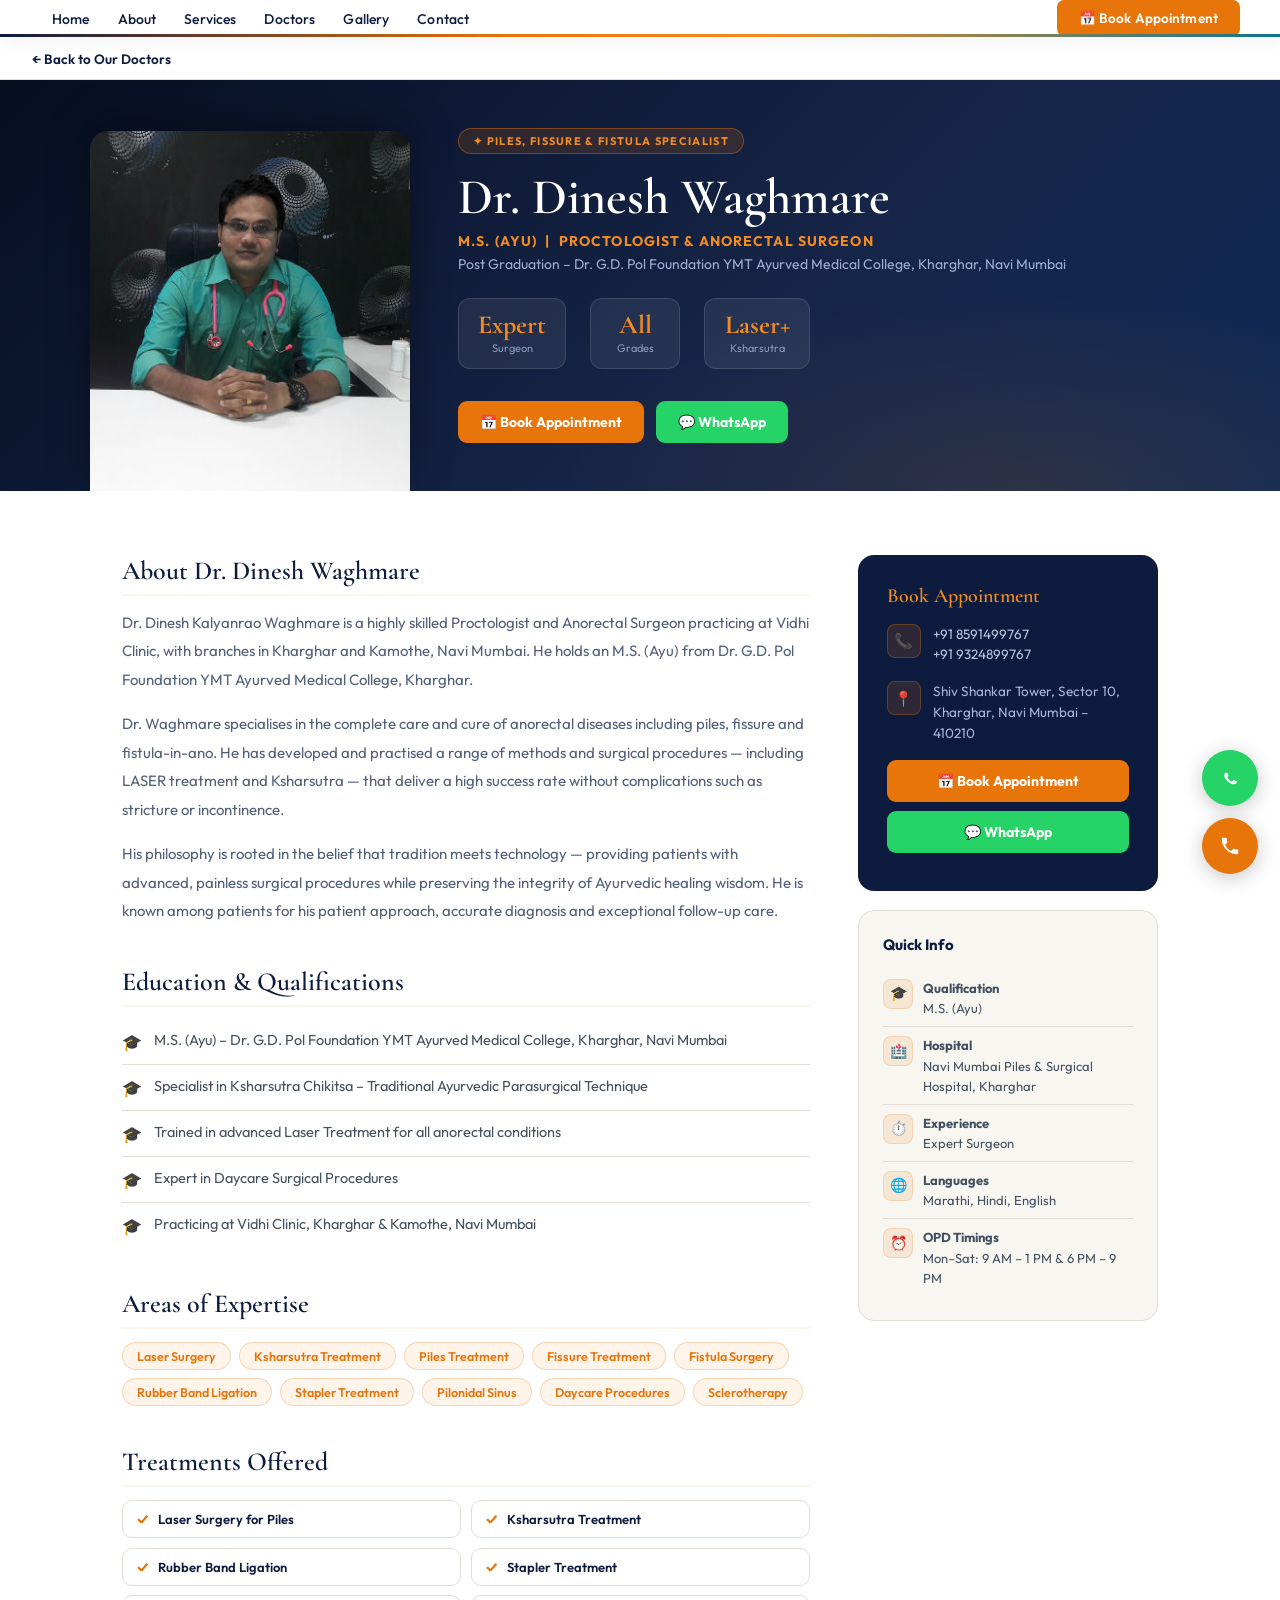
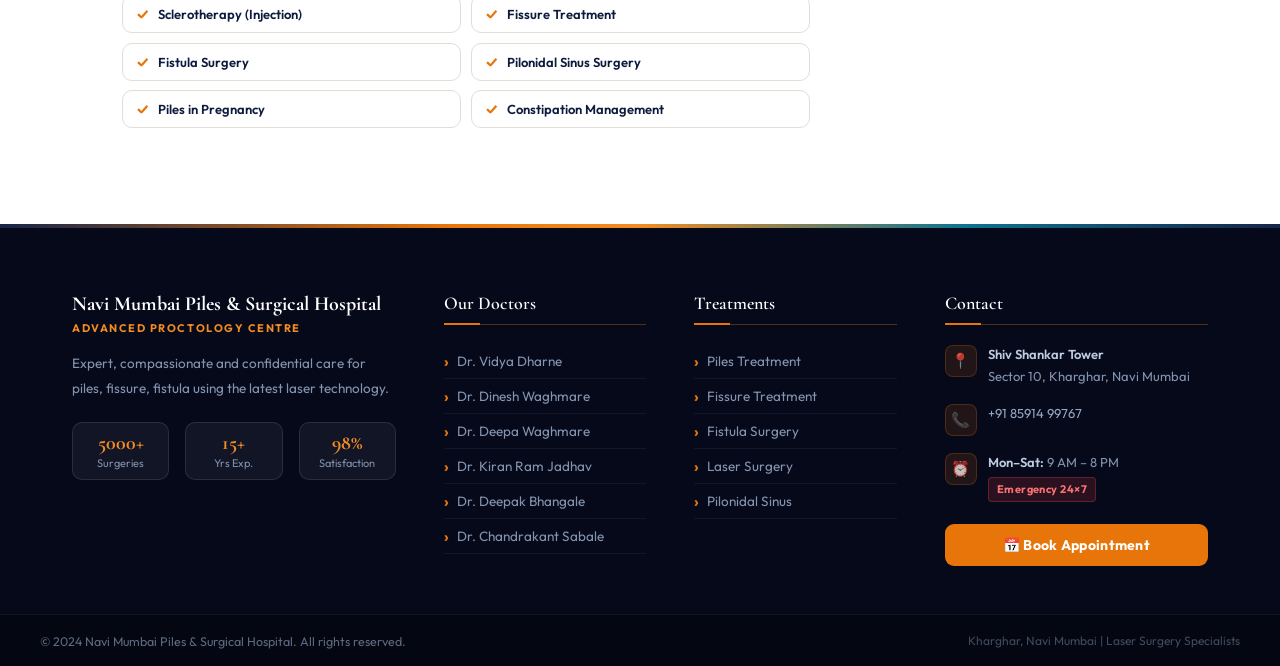
<file: doctors/dinesh-waghmare.html>
<!DOCTYPE html>
<html lang="en">
<head>
  <meta charset="UTF-8"/>
  <meta name="viewport" content="width=device-width,initial-scale=1.0"/>
  <title>Dr. Dinesh Waghmare – Piles, Fissure & Fistula Specialist | Navi Mumbai Piles Hospital</title>
  <meta name="description" content="Dr. Dinesh Waghmare – M.S. (Ayu). Specialist in Ksharsutra, Laser & all anorectal treatments. Vidhi Clinic, Kharghar & Kamothe, Navi Mumbai."/>
  <link rel="preconnect" href="https://fonts.googleapis.com"/>
  <link rel="preconnect" href="https://fonts.gstatic.com" crossorigin/>
  <link href="https://fonts.googleapis.com/css2?family=Cormorant+Garamond:ital,wght@0,500;0,600;0,700;1,500;1,600&family=Outfit:wght@300;400;500;600;700&display=swap" rel="stylesheet"/>
  <link rel="stylesheet" href="../style.css"/>
  <style>
    html,body{height:100%}body{display:flex;flex-direction:column}.page-main-content{flex:1 0 auto}
    .doc-back-bar{background:white;border-bottom:1px solid var(--border);padding:.7rem 2rem}
    .doc-back-link{display:inline-flex;align-items:center;gap:6px;color:var(--navy);text-decoration:none;font-size:13.5px;font-weight:600}
    .doc-back-link:hover{color:var(--orange)}
    .doc-hero{background:linear-gradient(135deg,var(--navy-deep) 0%,var(--navy-mid) 60%,#0e2a55 100%);padding:3rem 2rem 0;position:relative;overflow:hidden}
    .doc-hero::before{content:'';position:absolute;inset:0;background:radial-gradient(ellipse 60% 80% at 80% 100%,rgba(232,117,10,.13) 0%,transparent 60%);pointer-events:none}
    .doc-hero-inner{max-width:1100px;margin:0 auto;display:grid;grid-template-columns:320px 1fr;gap:3rem;align-items:flex-end;position:relative;z-index:1}
    .doc-hero-photo{width:100%;border-radius:18px 18px 0 0;overflow:hidden;align-self:flex-end;box-shadow:0 -8px 40px rgba(0,0,0,.35)}
    .doc-hero-photo img{width:100%;height:360px;display:block;object-fit:cover;object-position:top center}
    .doc-hero-info{padding-bottom:3rem;color:white}
    .doc-hero-badge{display:inline-flex;align-items:center;gap:6px;background:rgba(232,117,10,.15);border:1px solid rgba(232,117,10,.4);color:var(--orange-warm);font-size:11px;font-weight:700;letter-spacing:.12em;text-transform:uppercase;padding:5px 14px;border-radius:20px;margin-bottom:1rem}
    .doc-hero-name{font-family:var(--font-display);font-size:clamp(28px,4vw,50px);font-weight:600;line-height:1.1;margin-bottom:.4rem}
    .doc-hero-title{font-size:14px;color:var(--orange-warm);font-weight:700;text-transform:uppercase;letter-spacing:.08em;margin-bottom:.3rem}
    .doc-hero-qual{font-size:14px;color:rgba(180,200,235,.85);margin-bottom:1.6rem}
    .doc-hero-stats{display:flex;gap:1.5rem;flex-wrap:wrap;margin-bottom:2rem}
    .doc-stat{background:rgba(255,255,255,.07);border:1px solid rgba(255,255,255,.12);border-radius:12px;padding:.8rem 1.2rem;text-align:center;min-width:90px}
    .doc-stat-num{font-family:var(--font-display);font-size:26px;font-weight:700;color:var(--orange-warm);display:block;line-height:1}
    .doc-stat-label{font-size:11px;color:rgba(180,200,230,.7);margin-top:3px}
    .doc-hero-btns{display:flex;gap:12px;flex-wrap:wrap}
    .doc-hero-btns a{display:inline-flex;align-items:center;gap:8px;padding:12px 22px;border-radius:9px;font-weight:700;font-size:14px;text-decoration:none;font-family:var(--font-body);transition:opacity .2s,transform .18s}
    .doc-hero-btns a:hover{opacity:.88;transform:translateY(-2px)}
    .doc-btn-appt{background:var(--orange);color:white}
    .doc-btn-wa{background:#25D366;color:white}
    .doc-content-wrap{max-width:1100px;margin:0 auto;padding:4rem 2rem;display:grid;grid-template-columns:1fr 300px;gap:3rem;align-items:start}
    .doc-main h2{font-family:var(--font-display);font-size:26px;color:var(--navy);font-weight:600;margin-bottom:.8rem;margin-top:2.5rem;padding-bottom:.5rem;border-bottom:2px solid var(--orange-pale)}
    .doc-main h2:first-child{margin-top:0}
    .doc-main p{font-size:15px;color:#52607a;line-height:1.9;margin-bottom:1rem}
    .doc-qual-list{list-style:none;margin-bottom:1.8rem}
    .doc-qual-list li{display:flex;align-items:flex-start;gap:12px;padding:10px 0;border-bottom:1px solid var(--border);font-size:14.5px;color:#445060;line-height:1.5}
    .doc-qual-list li:last-child{border-bottom:none}
    .doc-qual-list li::before{content:'🎓';font-size:16px;flex-shrink:0;margin-top:1px}
    .doc-tags{display:flex;flex-wrap:wrap;gap:8px;margin-bottom:2rem}
    .doc-tag{background:var(--orange-pale);color:var(--orange);border:1px solid rgba(232,117,10,.25);border-radius:20px;font-size:12.5px;font-weight:600;padding:5px 14px}
    .doc-treat-grid{display:grid;grid-template-columns:1fr 1fr;gap:.6rem;margin-bottom:2rem}
    .doc-treat-item{display:flex;align-items:center;gap:10px;background:white;border:1.5px solid var(--border);border-radius:10px;padding:10px 14px;font-size:13px;font-weight:600;color:var(--navy)}
    .doc-treat-item::before{content:'✓';color:var(--orange);font-weight:900;flex-shrink:0}
    .doc-sidebar{position:sticky;top:80px}
    .doc-sidebar-card{background:var(--navy);border-radius:16px;padding:1.8rem;color:white;margin-bottom:1.2rem}
    .doc-sidebar-card h3{font-family:var(--font-display);font-size:20px;color:var(--orange-warm);margin-bottom:1rem;font-weight:600}
    .doc-contact-row{display:flex;align-items:flex-start;gap:12px;margin-bottom:1rem;font-size:13.5px;color:rgba(180,200,230,.9);line-height:1.55}
    .doc-contact-icon{width:34px;height:34px;border-radius:8px;background:rgba(232,117,10,.15);border:1px solid rgba(232,117,10,.3);display:flex;align-items:center;justify-content:center;font-size:15px;flex-shrink:0}
    .doc-sidebar-btn{display:block;text-align:center;padding:12px;border-radius:9px;font-weight:700;font-size:14px;text-decoration:none;margin-bottom:9px;font-family:var(--font-body)}
    .doc-sidebar-btn:hover{opacity:.88}
    .dsb-orange{background:var(--orange);color:white}
    .dsb-green{background:#25D366;color:white}
    .doc-info-card{background:var(--off);border:1.5px solid var(--border);border-radius:16px;padding:1.5rem}
    .doc-info-card h3{font-size:15px;font-weight:700;color:var(--navy);margin-bottom:1rem}
    .doc-info-row{display:flex;align-items:flex-start;gap:10px;padding:8px 0;border-bottom:1px solid var(--border);font-size:13px;color:#445060;line-height:1.55}
    .doc-info-row:last-child{border-bottom:none}
    .doc-info-icon{width:30px;height:30px;border-radius:8px;background:var(--orange-glow);border:1px solid rgba(232,117,10,.18);display:flex;align-items:center;justify-content:center;font-size:14px;flex-shrink:0;margin-top:1px}
    @media(max-width:900px){.doc-hero-inner{grid-template-columns:1fr}.doc-hero-photo{border-radius:18px;margin-bottom:1.5rem}.doc-hero-photo img{height:280px}.doc-hero-info{padding-bottom:2rem}.doc-content-wrap{grid-template-columns:1fr;padding:2.5rem 1.2rem}.doc-sidebar{position:static}.doc-treat-grid{grid-template-columns:1fr}}
    @media(max-width:540px){.doc-hero{padding:1.5rem 1.2rem 0}.doc-hero-name{font-size:28px}}
  </style>
</head>
<body>
<nav id="navbar">
  <ul class="nav-links">
    <li><a href="../index.html#home">Home</a></li>
    <li><a href="../index.html#about">About</a></li>
    <li><a href="../index.html#services">Services</a></li>
    <li><a href="../index.html#doctors">Doctors</a></li>
    <li><a href="../index.html#gallery">Gallery</a></li>
    <li><a href="../index.html#contact">Contact</a></li>
  </ul>
  <a href="../index.html#contact" class="nav-cta">📅 Book Appointment</a>
  <button class="hamburger" onclick="toggleMenu()" aria-label="Open menu" aria-expanded="false"><span></span><span></span><span></span></button>
</nav>
<div class="mobile-menu" id="mobileMenu">
  <a href="../index.html#home" onclick="closeMenu()">🏠 Home</a>
  <a href="../index.html#about" onclick="closeMenu()">ℹ️ About Us</a>
  <a href="../index.html#services" onclick="closeMenu()">🩺 Services</a>
  <a href="../index.html#doctors" onclick="closeMenu()">👨‍⚕️ Our Doctors</a>
  <a href="../index.html#contact" onclick="closeMenu()">📅 Book Appointment</a>
</div>
<div class="page-main-content">
  <div class="doc-back-bar"><a href="../index.html#doctors" class="doc-back-link">← Back to Our Doctors</a></div>
  <div class="doc-hero">
    <div class="doc-hero-inner">
      <div class="doc-hero-photo"><img src="../images/dinesh-waghmare.jpg" alt="Dr. Dinesh Waghmare"/></div>
      <div class="doc-hero-info">
        <div class="doc-hero-badge">✦ Piles, Fissure & Fistula Specialist</div>
        <h1 class="doc-hero-name">Dr. Dinesh Waghmare</h1>
        <div class="doc-hero-title">M.S. (Ayu) &nbsp;|&nbsp; Proctologist &amp; Anorectal Surgeon</div>
        <div class="doc-hero-qual">Post Graduation – Dr. G.D. Pol Foundation YMT Ayurved Medical College, Kharghar, Navi Mumbai</div>
        <div class="doc-hero-stats"><div class="doc-stat"><span class="doc-stat-num">Expert</span><div class="doc-stat-label">Surgeon</div></div><div class="doc-stat"><span class="doc-stat-num">All</span><div class="doc-stat-label">Grades</div></div><div class="doc-stat"><span class="doc-stat-num">Laser+</span><div class="doc-stat-label">Ksharsutra</div></div></div>
        <div class="doc-hero-btns">
          <a href="../index.html#contact" class="doc-btn-appt">📅 Book Appointment</a>
          <a href="https://wa.me/918591499767" target="_blank" rel="noopener" class="doc-btn-wa">💬 WhatsApp</a>
        </div>
      </div>
    </div>
  </div>
  <div class="doc-content-wrap">
    <div class="doc-main">
      <h2>About Dr. Dinesh Waghmare</h2>
  <p>Dr. Dinesh Kalyanrao Waghmare is a highly skilled Proctologist and Anorectal Surgeon practicing at Vidhi Clinic, with branches in Kharghar and Kamothe, Navi Mumbai. He holds an M.S. (Ayu) from Dr. G.D. Pol Foundation YMT Ayurved Medical College, Kharghar.</p>
  <p>Dr. Waghmare specialises in the complete care and cure of anorectal diseases including piles, fissure and fistula-in-ano. He has developed and practised a range of methods and surgical procedures — including LASER treatment and Ksharsutra — that deliver a high success rate without complications such as stricture or incontinence.</p>
  <p>His philosophy is rooted in the belief that tradition meets technology — providing patients with advanced, painless surgical procedures while preserving the integrity of Ayurvedic healing wisdom. He is known among patients for his patient approach, accurate diagnosis and exceptional follow-up care.</p>
      <h2>Education &amp; Qualifications</h2>
      <ul class="doc-qual-list"><li>M.S. (Ayu) – Dr. G.D. Pol Foundation YMT Ayurved Medical College, Kharghar, Navi Mumbai</li><li>Specialist in Ksharsutra Chikitsa – Traditional Ayurvedic Parasurgical Technique</li><li>Trained in advanced Laser Treatment for all anorectal conditions</li><li>Expert in Daycare Surgical Procedures</li><li>Practicing at Vidhi Clinic, Kharghar & Kamothe, Navi Mumbai</li></ul>
      <h2>Areas of Expertise</h2>
      <div class="doc-tags"><span class="doc-tag">Laser Surgery</span><span class="doc-tag">Ksharsutra Treatment</span><span class="doc-tag">Piles Treatment</span><span class="doc-tag">Fissure Treatment</span><span class="doc-tag">Fistula Surgery</span><span class="doc-tag">Rubber Band Ligation</span><span class="doc-tag">Stapler Treatment</span><span class="doc-tag">Pilonidal Sinus</span><span class="doc-tag">Daycare Procedures</span><span class="doc-tag">Sclerotherapy</span></div>
      <h2>Treatments Offered</h2>
      <div class="doc-treat-grid"><div class="doc-treat-item">Laser Surgery for Piles</div><div class="doc-treat-item">Ksharsutra Treatment</div><div class="doc-treat-item">Rubber Band Ligation</div><div class="doc-treat-item">Stapler Treatment</div><div class="doc-treat-item">Sclerotherapy (Injection)</div><div class="doc-treat-item">Fissure Treatment</div><div class="doc-treat-item">Fistula Surgery</div><div class="doc-treat-item">Pilonidal Sinus Surgery</div><div class="doc-treat-item">Piles in Pregnancy</div><div class="doc-treat-item">Constipation Management</div></div>
    </div>
    <aside class="doc-sidebar">
      <div class="doc-sidebar-card">
        <h3>Book Appointment</h3>
        <div class="doc-contact-row"><div class="doc-contact-icon">📞</div><div><a href="tel:+918591499767" style="color:rgba(200,220,240,.9);text-decoration:none;">+91 8591499767</a><br><a href="tel:+919324899767" style="color:rgba(200,220,240,.9);text-decoration:none;">+91 9324899767</a></div></div>
        <div class="doc-contact-row"><div class="doc-contact-icon">📍</div><div>Shiv Shankar Tower, Sector 10, Kharghar, Navi Mumbai – 410210</div></div>
        <a href="../index.html#contact" class="doc-sidebar-btn dsb-orange">📅 Book Appointment</a>
        <a href="https://wa.me/918591499767" target="_blank" rel="noopener" class="doc-sidebar-btn dsb-green">💬 WhatsApp</a>
      </div>
      <div class="doc-info-card">
        <h3>Quick Info</h3>
        <div class="doc-info-row"><div class="doc-info-icon">🎓</div><div><strong>Qualification</strong><br>M.S. (Ayu)</div></div>
        <div class="doc-info-row"><div class="doc-info-icon">🏥</div><div><strong>Hospital</strong><br>Navi Mumbai Piles &amp; Surgical Hospital, Kharghar</div></div>
        <div class="doc-info-row"><div class="doc-info-icon">⏱️</div><div><strong>Experience</strong><br>Expert Surgeon</div></div>
        <div class="doc-info-row"><div class="doc-info-icon">🌐</div><div><strong>Languages</strong><br>Marathi, Hindi, English</div></div>
        <div class="doc-info-row"><div class="doc-info-icon">⏰</div><div><strong>OPD Timings</strong><br>Mon–Sat: 9 AM – 1 PM &amp; 6 PM – 9 PM</div></div>
      </div>
    </aside>
  </div>
</div>
<footer class="site-footer">
  <div class="footer-accent-bar"></div>
  <div class="footer-main">
    <div class="footer-grid">
      <div class="footer-col footer-brand-col">
        <div class="footer-brand-name">Navi Mumbai Piles &amp; Surgical Hospital</div>
        <div class="footer-brand-tag">Advanced Proctology Centre</div>
        <p class="footer-brand-desc">Expert, compassionate and confidential care for piles, fissure, fistula using the latest laser technology.</p>
        <div class="footer-trust-row">
          <div class="footer-trust-stat"><span>5000+</span>Surgeries</div>
          <div class="footer-trust-stat"><span>15+</span>Yrs Exp.</div>
          <div class="footer-trust-stat"><span>98%</span>Satisfaction</div>
        </div>
      </div>
      <div class="footer-col">
        <h4 class="footer-col-title">Our Doctors</h4>
        <ul class="footer-links">
          <li><a href="vidya-dharne.html">Dr. Vidya Dharne</a></li>
          <li><a href="dinesh-waghmare.html">Dr. Dinesh Waghmare</a></li>
          <li><a href="deepa-waghmare.html">Dr. Deepa Waghmare</a></li>
          <li><a href="kiran-jadhav.html">Dr. Kiran Ram Jadhav</a></li>
          <li><a href="deepak-bhangale.html">Dr. Deepak Bhangale</a></li>
          <li><a href="chandrakant-sabale.html">Dr. Chandrakant Sabale</a></li>
        </ul>
      </div>
      <div class="footer-col">
        <h4 class="footer-col-title">Treatments</h4>
        <ul class="footer-links">
          <li><a href="../services/piles.html">Piles Treatment</a></li>
          <li><a href="../services/fissure.html">Fissure Treatment</a></li>
          <li><a href="../services/fistula.html">Fistula Surgery</a></li>
          <li><a href="../services/laser.html">Laser Surgery</a></li>
          <li><a href="../services/pilonidal.html">Pilonidal Sinus</a></li>
        </ul>
      </div>
      <div class="footer-col">
        <h4 class="footer-col-title">Contact</h4>
        <ul class="footer-contact-list">
          <li><div class="footer-contact-icon">📍</div><div><strong>Shiv Shankar Tower</strong><br>Sector 10, Kharghar, Navi Mumbai</div></li>
          <li><div class="footer-contact-icon">📞</div><div><a href="tel:+918591499767">+91 85914 99767</a></div></li>
          <li><div class="footer-contact-icon">⏰</div><div><strong>Mon–Sat:</strong> 9 AM – 8 PM<br><span class="footer-emergency">Emergency 24×7</span></div></li>
        </ul>
        <a href="../index.html#contact" class="footer-appt-btn">📅 Book Appointment</a>
      </div>
    </div>
  </div>
  <div class="footer-bottom">
    <div class="footer-bottom-inner">
      <p>© 2024 Navi Mumbai Piles &amp; Surgical Hospital. All rights reserved.</p>
      <p class="footer-bottom-right">Kharghar, Navi Mumbai | Laser Surgery Specialists</p>
    </div>
  </div>
</footer>
<div class="float-btns">
  <div class="float-btn-wrap"><span class="float-label">WhatsApp Us</span><a href="https://wa.me/918591499767" class="float-btn float-wa" target="_blank" rel="noopener"><svg width="25" height="25" viewBox="0 0 24 24" fill="white"><path d="M17.472 14.382c-.297-.149-1.758-.867-2.03-.967-.273-.099-.471-.148-.67.15-.197.297-.767.966-.94 1.164-.173.199-.347.223-.644.075-.297-.15-1.255-.463-2.39-1.475-.883-.788-1.48-1.761-1.653-2.059-.173-.297-.018-.458.13-.606.134-.133.298-.347.446-.52.149-.174.198-.298.298-.497.099-.198.05-.371-.025-.52-.075-.149-.669-1.612-.916-2.207-.242-.579-.487-.5-.669-.51-.173-.008-.371-.01-.57-.01-.198 0-.52.074-.792.372-.272.297-1.04 1.016-1.04 2.479 0 1.462 1.065 2.875 1.213 3.074.149.198 2.096 3.2 5.077 4.487.709.306 1.262.489 1.694.625.712.227 1.36.195 1.871.118.571-.085 1.758-.719 2.006-1.413.248-.694.248-1.289.173-1.413-.074-.124-.272-.198-.57-.347"/></svg></a></div>
  <div class="float-btn-wrap"><span class="float-label">Call Us Now</span><a href="tel:+918591499767" class="float-btn float-ph"><svg width="22" height="22" viewBox="0 0 24 24" fill="white"><path d="M6.62 10.79c1.44 2.83 3.76 5.14 6.59 6.59l2.2-2.2c.27-.27.67-.36 1.02-.24 1.12.37 2.33.57 3.57.57.55 0 1 .45 1 1V20c0 .55-.45 1-1 1-9.39 0-17-7.61-17-17 0-.55.45-1 1-1h3.5c.55 0 1 .45 1 1 0 1.25.2 2.45.57 3.57.11.35.03.74-.25 1.02l-2.2 2.2z"/></svg></a></div>
</div>
<script src="../script.js"></script>
</body>
</html>
</file>
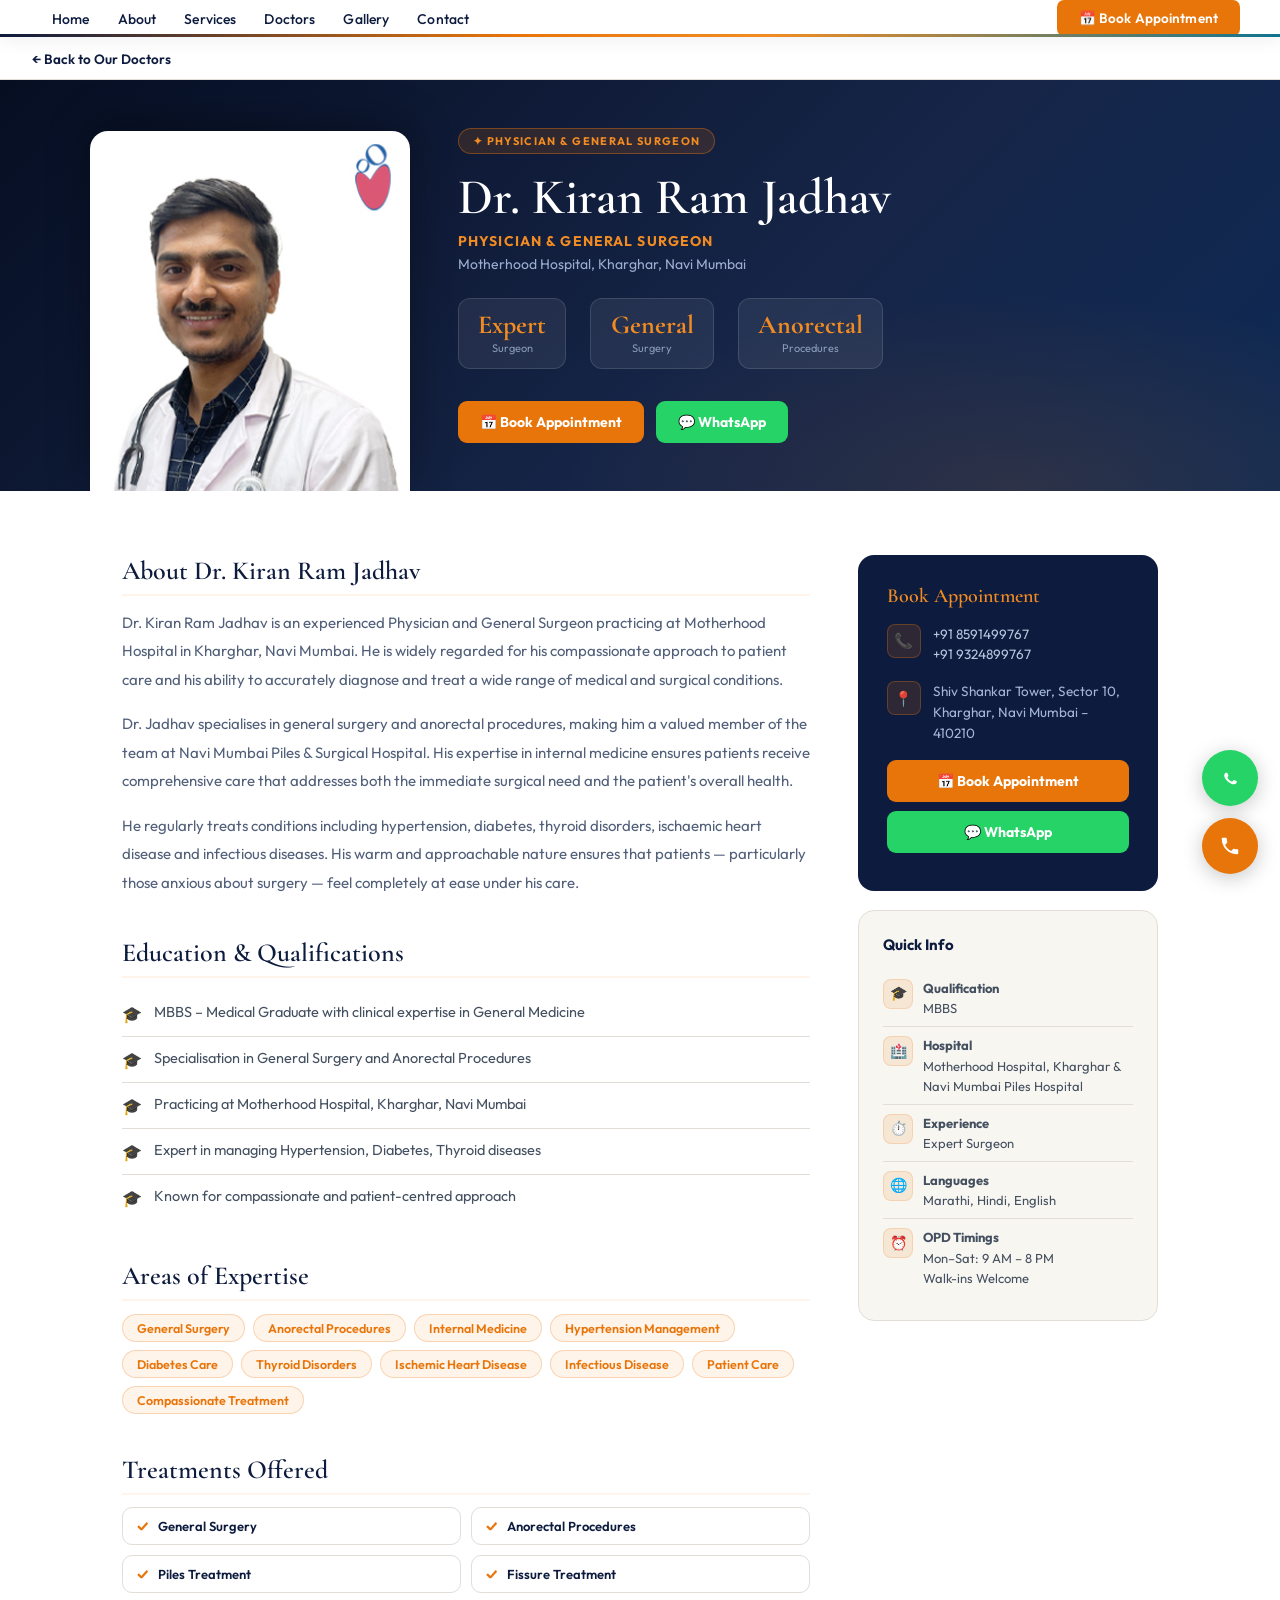
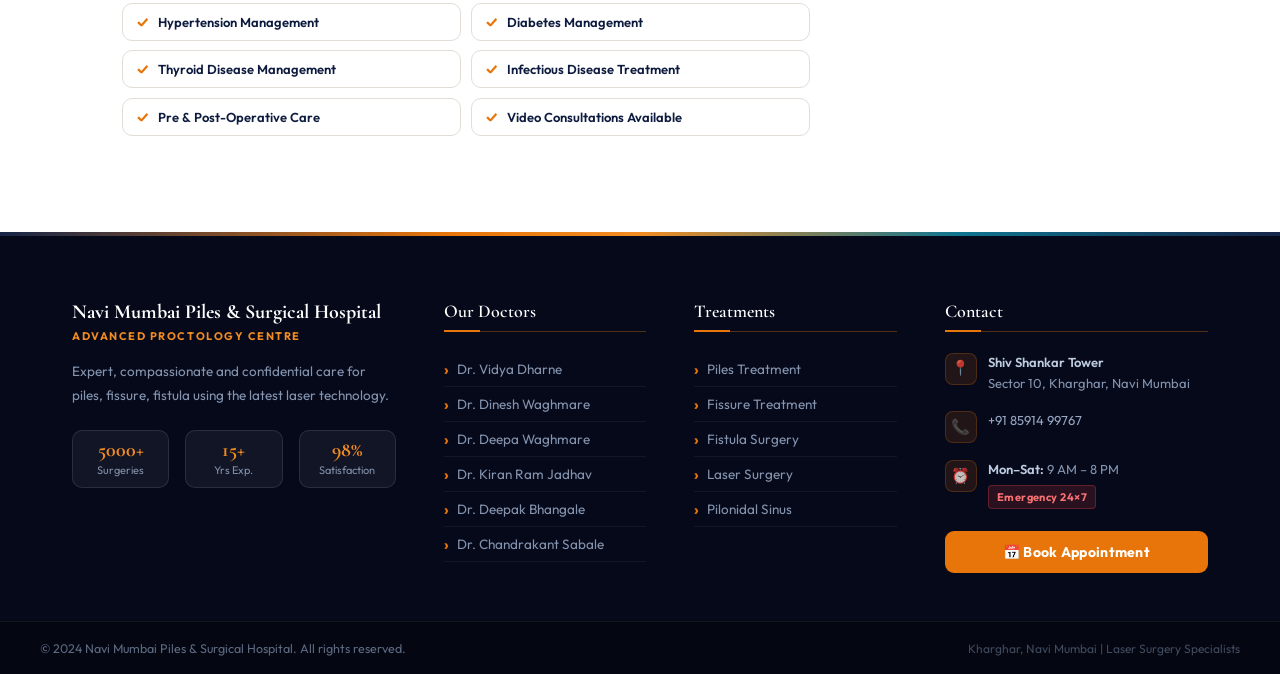
<file: doctors/kiran-jadhav.html>
<!DOCTYPE html>
<html lang="en">
<head>
  <meta charset="UTF-8"/>
  <meta name="viewport" content="width=device-width,initial-scale=1.0"/>
  <title>Dr. Kiran Ram Jadhav – Physician & General Surgeon | Navi Mumbai Piles Hospital</title>
  <meta name="description" content="Dr. Kiran Ram Jadhav – Physician & General Surgeon at Motherhood Hospital, Kharghar. Specialises in general surgery and anorectal procedures with compassionate care."/>
  <link rel="preconnect" href="https://fonts.googleapis.com"/>
  <link rel="preconnect" href="https://fonts.gstatic.com" crossorigin/>
  <link href="https://fonts.googleapis.com/css2?family=Cormorant+Garamond:ital,wght@0,500;0,600;0,700;1,500;1,600&family=Outfit:wght@300;400;500;600;700&display=swap" rel="stylesheet"/>
  <link rel="stylesheet" href="../style.css"/>
  <style>
    html,body{height:100%}body{display:flex;flex-direction:column}.page-main-content{flex:1 0 auto}
    .doc-back-bar{background:white;border-bottom:1px solid var(--border);padding:.7rem 2rem}
    .doc-back-link{display:inline-flex;align-items:center;gap:6px;color:var(--navy);text-decoration:none;font-size:13.5px;font-weight:600}
    .doc-back-link:hover{color:var(--orange)}
    .doc-hero{background:linear-gradient(135deg,var(--navy-deep) 0%,var(--navy-mid) 60%,#0e2a55 100%);padding:3rem 2rem 0;position:relative;overflow:hidden}
    .doc-hero::before{content:'';position:absolute;inset:0;background:radial-gradient(ellipse 60% 80% at 80% 100%,rgba(232,117,10,.13) 0%,transparent 60%);pointer-events:none}
    .doc-hero-inner{max-width:1100px;margin:0 auto;display:grid;grid-template-columns:320px 1fr;gap:3rem;align-items:flex-end;position:relative;z-index:1}
    .doc-hero-photo{width:100%;border-radius:18px 18px 0 0;overflow:hidden;align-self:flex-end;box-shadow:0 -8px 40px rgba(0,0,0,.35)}
    .doc-hero-photo img{width:100%;height:360px;display:block;object-fit:cover;object-position:top center}
    .doc-hero-info{padding-bottom:3rem;color:white}
    .doc-hero-badge{display:inline-flex;align-items:center;gap:6px;background:rgba(232,117,10,.15);border:1px solid rgba(232,117,10,.4);color:var(--orange-warm);font-size:11px;font-weight:700;letter-spacing:.12em;text-transform:uppercase;padding:5px 14px;border-radius:20px;margin-bottom:1rem}
    .doc-hero-name{font-family:var(--font-display);font-size:clamp(28px,4vw,50px);font-weight:600;line-height:1.1;margin-bottom:.4rem}
    .doc-hero-title{font-size:14px;color:var(--orange-warm);font-weight:700;text-transform:uppercase;letter-spacing:.08em;margin-bottom:.3rem}
    .doc-hero-qual{font-size:14px;color:rgba(180,200,235,.85);margin-bottom:1.6rem}
    .doc-hero-stats{display:flex;gap:1.5rem;flex-wrap:wrap;margin-bottom:2rem}
    .doc-stat{background:rgba(255,255,255,.07);border:1px solid rgba(255,255,255,.12);border-radius:12px;padding:.8rem 1.2rem;text-align:center;min-width:90px}
    .doc-stat-num{font-family:var(--font-display);font-size:26px;font-weight:700;color:var(--orange-warm);display:block;line-height:1}
    .doc-stat-label{font-size:11px;color:rgba(180,200,230,.7);margin-top:3px}
    .doc-hero-btns{display:flex;gap:12px;flex-wrap:wrap}
    .doc-hero-btns a{display:inline-flex;align-items:center;gap:8px;padding:12px 22px;border-radius:9px;font-weight:700;font-size:14px;text-decoration:none;font-family:var(--font-body);transition:opacity .2s,transform .18s}
    .doc-hero-btns a:hover{opacity:.88;transform:translateY(-2px)}
    .doc-btn-appt{background:var(--orange);color:white}
    .doc-btn-wa{background:#25D366;color:white}
    .doc-content-wrap{max-width:1100px;margin:0 auto;padding:4rem 2rem;display:grid;grid-template-columns:1fr 300px;gap:3rem;align-items:start}
    .doc-main h2{font-family:var(--font-display);font-size:26px;color:var(--navy);font-weight:600;margin-bottom:.8rem;margin-top:2.5rem;padding-bottom:.5rem;border-bottom:2px solid var(--orange-pale)}
    .doc-main h2:first-child{margin-top:0}
    .doc-main p{font-size:15px;color:#52607a;line-height:1.9;margin-bottom:1rem}
    .doc-qual-list{list-style:none;margin-bottom:1.8rem}
    .doc-qual-list li{display:flex;align-items:flex-start;gap:12px;padding:10px 0;border-bottom:1px solid var(--border);font-size:14.5px;color:#445060;line-height:1.5}
    .doc-qual-list li:last-child{border-bottom:none}
    .doc-qual-list li::before{content:'🎓';font-size:16px;flex-shrink:0;margin-top:1px}
    .doc-tags{display:flex;flex-wrap:wrap;gap:8px;margin-bottom:2rem}
    .doc-tag{background:var(--orange-pale);color:var(--orange);border:1px solid rgba(232,117,10,.25);border-radius:20px;font-size:12.5px;font-weight:600;padding:5px 14px}
    .doc-treat-grid{display:grid;grid-template-columns:1fr 1fr;gap:.6rem;margin-bottom:2rem}
    .doc-treat-item{display:flex;align-items:center;gap:10px;background:white;border:1.5px solid var(--border);border-radius:10px;padding:10px 14px;font-size:13px;font-weight:600;color:var(--navy)}
    .doc-treat-item::before{content:'✓';color:var(--orange);font-weight:900;flex-shrink:0}
    .doc-sidebar{position:sticky;top:80px}
    .doc-sidebar-card{background:var(--navy);border-radius:16px;padding:1.8rem;color:white;margin-bottom:1.2rem}
    .doc-sidebar-card h3{font-family:var(--font-display);font-size:20px;color:var(--orange-warm);margin-bottom:1rem;font-weight:600}
    .doc-contact-row{display:flex;align-items:flex-start;gap:12px;margin-bottom:1rem;font-size:13.5px;color:rgba(180,200,230,.9);line-height:1.55}
    .doc-contact-icon{width:34px;height:34px;border-radius:8px;background:rgba(232,117,10,.15);border:1px solid rgba(232,117,10,.3);display:flex;align-items:center;justify-content:center;font-size:15px;flex-shrink:0}
    .doc-sidebar-btn{display:block;text-align:center;padding:12px;border-radius:9px;font-weight:700;font-size:14px;text-decoration:none;margin-bottom:9px;font-family:var(--font-body)}
    .doc-sidebar-btn:hover{opacity:.88}
    .dsb-orange{background:var(--orange);color:white}
    .dsb-green{background:#25D366;color:white}
    .doc-info-card{background:var(--off);border:1.5px solid var(--border);border-radius:16px;padding:1.5rem}
    .doc-info-card h3{font-size:15px;font-weight:700;color:var(--navy);margin-bottom:1rem}
    .doc-info-row{display:flex;align-items:flex-start;gap:10px;padding:8px 0;border-bottom:1px solid var(--border);font-size:13px;color:#445060;line-height:1.55}
    .doc-info-row:last-child{border-bottom:none}
    .doc-info-icon{width:30px;height:30px;border-radius:8px;background:var(--orange-glow);border:1px solid rgba(232,117,10,.18);display:flex;align-items:center;justify-content:center;font-size:14px;flex-shrink:0;margin-top:1px}
    @media(max-width:900px){.doc-hero-inner{grid-template-columns:1fr}.doc-hero-photo{border-radius:18px;margin-bottom:1.5rem}.doc-hero-photo img{height:280px}.doc-hero-info{padding-bottom:2rem}.doc-content-wrap{grid-template-columns:1fr;padding:2.5rem 1.2rem}.doc-sidebar{position:static}.doc-treat-grid{grid-template-columns:1fr}}
    @media(max-width:540px){.doc-hero{padding:1.5rem 1.2rem 0}.doc-hero-name{font-size:28px}}
  </style>
</head>
<body>
<nav id="navbar">
  <ul class="nav-links">
    <li><a href="../index.html#home">Home</a></li>
    <li><a href="../index.html#about">About</a></li>
    <li><a href="../index.html#services">Services</a></li>
    <li><a href="../index.html#doctors">Doctors</a></li>
    <li><a href="../index.html#gallery">Gallery</a></li>
    <li><a href="../index.html#contact">Contact</a></li>
  </ul>
  <a href="../index.html#contact" class="nav-cta">📅 Book Appointment</a>
  <button class="hamburger" onclick="toggleMenu()" aria-label="Open menu" aria-expanded="false"><span></span><span></span><span></span></button>
</nav>
<div class="mobile-menu" id="mobileMenu">
  <a href="../index.html#home" onclick="closeMenu()">🏠 Home</a>
  <a href="../index.html#about" onclick="closeMenu()">ℹ️ About Us</a>
  <a href="../index.html#services" onclick="closeMenu()">🩺 Services</a>
  <a href="../index.html#doctors" onclick="closeMenu()">👨‍⚕️ Our Doctors</a>
  <a href="../index.html#contact" onclick="closeMenu()">📅 Book Appointment</a>
</div>
<div class="page-main-content">
  <div class="doc-back-bar"><a href="../index.html#doctors" class="doc-back-link">← Back to Our Doctors</a></div>
  <div class="doc-hero">
    <div class="doc-hero-inner">
      <div class="doc-hero-photo"><img src="../images/kiran-jadhav.jpg" alt="Dr. Kiran Ram Jadhav"/></div>
      <div class="doc-hero-info">
        <div class="doc-hero-badge">✦ Physician & General Surgeon</div>
        <h1 class="doc-hero-name">Dr. Kiran Ram Jadhav</h1>
        <div class="doc-hero-title">Physician &amp; General Surgeon</div>
        <div class="doc-hero-qual">Motherhood Hospital, Kharghar, Navi Mumbai</div>
        <div class="doc-hero-stats"><div class="doc-stat"><span class="doc-stat-num">Expert</span><div class="doc-stat-label">Surgeon</div></div><div class="doc-stat"><span class="doc-stat-num">General</span><div class="doc-stat-label">Surgery</div></div><div class="doc-stat"><span class="doc-stat-num">Anorectal</span><div class="doc-stat-label">Procedures</div></div></div>
        <div class="doc-hero-btns">
          <a href="../index.html#contact" class="doc-btn-appt">📅 Book Appointment</a>
          <a href="https://wa.me/918591499767" target="_blank" rel="noopener" class="doc-btn-wa">💬 WhatsApp</a>
        </div>
      </div>
    </div>
  </div>
  <div class="doc-content-wrap">
    <div class="doc-main">
      <h2>About Dr. Kiran Ram Jadhav</h2>
  <p>Dr. Kiran Ram Jadhav is an experienced Physician and General Surgeon practicing at Motherhood Hospital in Kharghar, Navi Mumbai. He is widely regarded for his compassionate approach to patient care and his ability to accurately diagnose and treat a wide range of medical and surgical conditions.</p>
  <p>Dr. Jadhav specialises in general surgery and anorectal procedures, making him a valued member of the team at Navi Mumbai Piles &amp; Surgical Hospital. His expertise in internal medicine ensures patients receive comprehensive care that addresses both the immediate surgical need and the patient's overall health.</p>
  <p>He regularly treats conditions including hypertension, diabetes, thyroid disorders, ischaemic heart disease and infectious diseases. His warm and approachable nature ensures that patients — particularly those anxious about surgery — feel completely at ease under his care.</p>
      <h2>Education &amp; Qualifications</h2>
      <ul class="doc-qual-list"><li>MBBS – Medical Graduate with clinical expertise in General Medicine</li><li>Specialisation in General Surgery and Anorectal Procedures</li><li>Practicing at Motherhood Hospital, Kharghar, Navi Mumbai</li><li>Expert in managing Hypertension, Diabetes, Thyroid diseases</li><li>Known for compassionate and patient-centred approach</li></ul>
      <h2>Areas of Expertise</h2>
      <div class="doc-tags"><span class="doc-tag">General Surgery</span><span class="doc-tag">Anorectal Procedures</span><span class="doc-tag">Internal Medicine</span><span class="doc-tag">Hypertension Management</span><span class="doc-tag">Diabetes Care</span><span class="doc-tag">Thyroid Disorders</span><span class="doc-tag">Ischemic Heart Disease</span><span class="doc-tag">Infectious Disease</span><span class="doc-tag">Patient Care</span><span class="doc-tag">Compassionate Treatment</span></div>
      <h2>Treatments Offered</h2>
      <div class="doc-treat-grid"><div class="doc-treat-item">General Surgery</div><div class="doc-treat-item">Anorectal Procedures</div><div class="doc-treat-item">Piles Treatment</div><div class="doc-treat-item">Fissure Treatment</div><div class="doc-treat-item">Hypertension Management</div><div class="doc-treat-item">Diabetes Management</div><div class="doc-treat-item">Thyroid Disease Management</div><div class="doc-treat-item">Infectious Disease Treatment</div><div class="doc-treat-item">Pre &amp; Post-Operative Care</div><div class="doc-treat-item">Video Consultations Available</div></div>
    </div>
    <aside class="doc-sidebar">
      <div class="doc-sidebar-card">
        <h3>Book Appointment</h3>
        <div class="doc-contact-row"><div class="doc-contact-icon">📞</div><div><a href="tel:+918591499767" style="color:rgba(200,220,240,.9);text-decoration:none;">+91 8591499767</a><br><a href="tel:+919324899767" style="color:rgba(200,220,240,.9);text-decoration:none;">+91 9324899767</a></div></div>
        <div class="doc-contact-row"><div class="doc-contact-icon">📍</div><div>Shiv Shankar Tower, Sector 10, Kharghar, Navi Mumbai – 410210</div></div>
        <a href="../index.html#contact" class="doc-sidebar-btn dsb-orange">📅 Book Appointment</a>
        <a href="https://wa.me/918591499767" target="_blank" rel="noopener" class="doc-sidebar-btn dsb-green">💬 WhatsApp</a>
      </div>
      <div class="doc-info-card">
        <h3>Quick Info</h3>
        <div class="doc-info-row"><div class="doc-info-icon">🎓</div><div><strong>Qualification</strong><br>MBBS</div></div>
        <div class="doc-info-row"><div class="doc-info-icon">🏥</div><div><strong>Hospital</strong><br>Motherhood Hospital, Kharghar &amp; Navi Mumbai Piles Hospital</div></div>
        <div class="doc-info-row"><div class="doc-info-icon">⏱️</div><div><strong>Experience</strong><br>Expert Surgeon</div></div>
        <div class="doc-info-row"><div class="doc-info-icon">🌐</div><div><strong>Languages</strong><br>Marathi, Hindi, English</div></div>
        <div class="doc-info-row"><div class="doc-info-icon">⏰</div><div><strong>OPD Timings</strong><br>Mon–Sat: 9 AM – 8 PM<br>Walk-ins Welcome</div></div>
      </div>
    </aside>
  </div>
</div>
<footer class="site-footer">
  <div class="footer-accent-bar"></div>
  <div class="footer-main">
    <div class="footer-grid">
      <div class="footer-col footer-brand-col">
        <div class="footer-brand-name">Navi Mumbai Piles &amp; Surgical Hospital</div>
        <div class="footer-brand-tag">Advanced Proctology Centre</div>
        <p class="footer-brand-desc">Expert, compassionate and confidential care for piles, fissure, fistula using the latest laser technology.</p>
        <div class="footer-trust-row">
          <div class="footer-trust-stat"><span>5000+</span>Surgeries</div>
          <div class="footer-trust-stat"><span>15+</span>Yrs Exp.</div>
          <div class="footer-trust-stat"><span>98%</span>Satisfaction</div>
        </div>
      </div>
      <div class="footer-col">
        <h4 class="footer-col-title">Our Doctors</h4>
        <ul class="footer-links">
          <li><a href="vidya-dharne.html">Dr. Vidya Dharne</a></li>
          <li><a href="dinesh-waghmare.html">Dr. Dinesh Waghmare</a></li>
          <li><a href="deepa-waghmare.html">Dr. Deepa Waghmare</a></li>
          <li><a href="kiran-jadhav.html">Dr. Kiran Ram Jadhav</a></li>
          <li><a href="deepak-bhangale.html">Dr. Deepak Bhangale</a></li>
          <li><a href="chandrakant-sabale.html">Dr. Chandrakant Sabale</a></li>
        </ul>
      </div>
      <div class="footer-col">
        <h4 class="footer-col-title">Treatments</h4>
        <ul class="footer-links">
          <li><a href="../services/piles.html">Piles Treatment</a></li>
          <li><a href="../services/fissure.html">Fissure Treatment</a></li>
          <li><a href="../services/fistula.html">Fistula Surgery</a></li>
          <li><a href="../services/laser.html">Laser Surgery</a></li>
          <li><a href="../services/pilonidal.html">Pilonidal Sinus</a></li>
        </ul>
      </div>
      <div class="footer-col">
        <h4 class="footer-col-title">Contact</h4>
        <ul class="footer-contact-list">
          <li><div class="footer-contact-icon">📍</div><div><strong>Shiv Shankar Tower</strong><br>Sector 10, Kharghar, Navi Mumbai</div></li>
          <li><div class="footer-contact-icon">📞</div><div><a href="tel:+918591499767">+91 85914 99767</a></div></li>
          <li><div class="footer-contact-icon">⏰</div><div><strong>Mon–Sat:</strong> 9 AM – 8 PM<br><span class="footer-emergency">Emergency 24×7</span></div></li>
        </ul>
        <a href="../index.html#contact" class="footer-appt-btn">📅 Book Appointment</a>
      </div>
    </div>
  </div>
  <div class="footer-bottom">
    <div class="footer-bottom-inner">
      <p>© 2024 Navi Mumbai Piles &amp; Surgical Hospital. All rights reserved.</p>
      <p class="footer-bottom-right">Kharghar, Navi Mumbai | Laser Surgery Specialists</p>
    </div>
  </div>
</footer>
<div class="float-btns">
  <div class="float-btn-wrap"><span class="float-label">WhatsApp Us</span><a href="https://wa.me/918591499767" class="float-btn float-wa" target="_blank" rel="noopener"><svg width="25" height="25" viewBox="0 0 24 24" fill="white"><path d="M17.472 14.382c-.297-.149-1.758-.867-2.03-.967-.273-.099-.471-.148-.67.15-.197.297-.767.966-.94 1.164-.173.199-.347.223-.644.075-.297-.15-1.255-.463-2.39-1.475-.883-.788-1.48-1.761-1.653-2.059-.173-.297-.018-.458.13-.606.134-.133.298-.347.446-.52.149-.174.198-.298.298-.497.099-.198.05-.371-.025-.52-.075-.149-.669-1.612-.916-2.207-.242-.579-.487-.5-.669-.51-.173-.008-.371-.01-.57-.01-.198 0-.52.074-.792.372-.272.297-1.04 1.016-1.04 2.479 0 1.462 1.065 2.875 1.213 3.074.149.198 2.096 3.2 5.077 4.487.709.306 1.262.489 1.694.625.712.227 1.36.195 1.871.118.571-.085 1.758-.719 2.006-1.413.248-.694.248-1.289.173-1.413-.074-.124-.272-.198-.57-.347"/></svg></a></div>
  <div class="float-btn-wrap"><span class="float-label">Call Us Now</span><a href="tel:+918591499767" class="float-btn float-ph"><svg width="22" height="22" viewBox="0 0 24 24" fill="white"><path d="M6.62 10.79c1.44 2.83 3.76 5.14 6.59 6.59l2.2-2.2c.27-.27.67-.36 1.02-.24 1.12.37 2.33.57 3.57.57.55 0 1 .45 1 1V20c0 .55-.45 1-1 1-9.39 0-17-7.61-17-17 0-.55.45-1 1-1h3.5c.55 0 1 .45 1 1 0 1.25.2 2.45.57 3.57.11.35.03.74-.25 1.02l-2.2 2.2z"/></svg></a></div>
</div>
<script src="../script.js"></script>
</body>
</html>
</file>
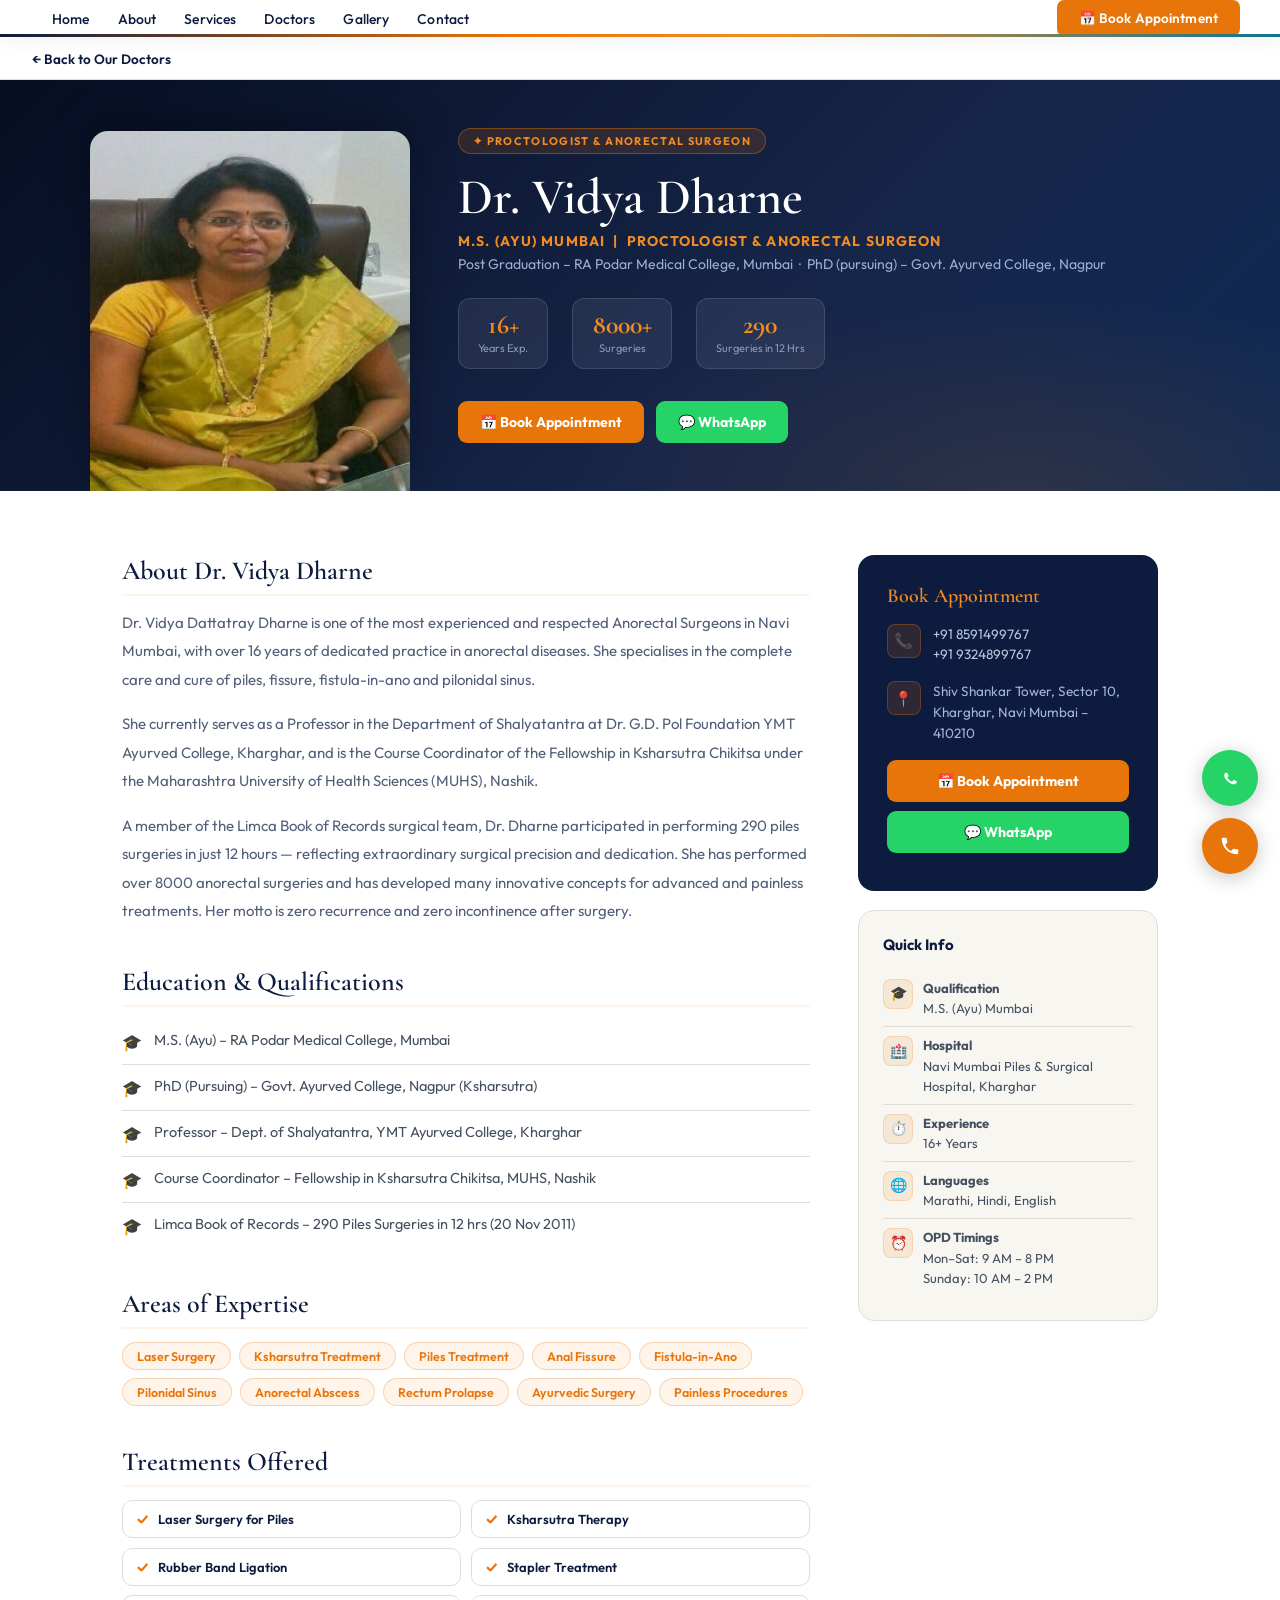
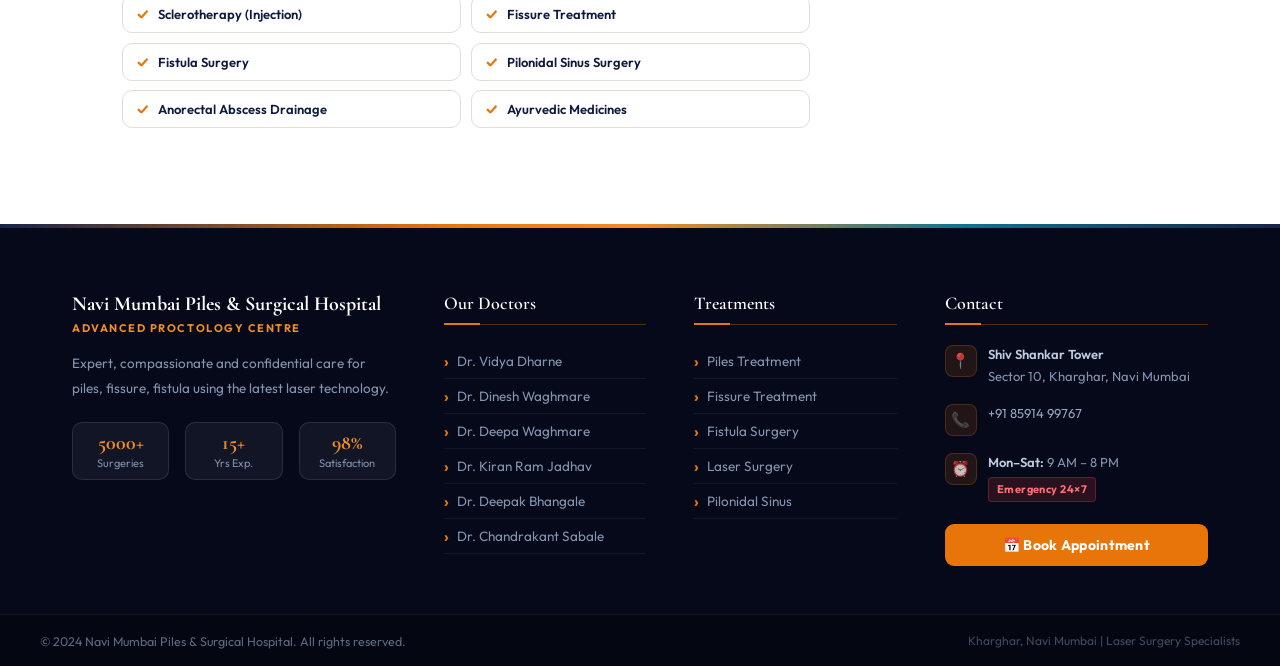
<file: doctors/vidya-dharne.html>
<!DOCTYPE html>
<html lang="en">
<head>
  <meta charset="UTF-8"/>
  <meta name="viewport" content="width=device-width,initial-scale=1.0"/>
  <title>Dr. Vidya Dharne – Proctologist & Anorectal Surgeon | Navi Mumbai Piles Hospital</title>
  <meta name="description" content="Dr. Vidya Dharne – 16+ years in anorectal diseases. Limca Book of Record holder. Expert Laser & Ksharsutra surgery for Piles, Fissure, Fistula in Kharghar, Navi Mumbai."/>
  <link rel="preconnect" href="https://fonts.googleapis.com"/>
  <link rel="preconnect" href="https://fonts.gstatic.com" crossorigin/>
  <link href="https://fonts.googleapis.com/css2?family=Cormorant+Garamond:ital,wght@0,500;0,600;0,700;1,500;1,600&family=Outfit:wght@300;400;500;600;700&display=swap" rel="stylesheet"/>
  <link rel="stylesheet" href="../style.css"/>
  <style>
    html,body{height:100%}body{display:flex;flex-direction:column}.page-main-content{flex:1 0 auto}
    .doc-back-bar{background:white;border-bottom:1px solid var(--border);padding:.7rem 2rem}
    .doc-back-link{display:inline-flex;align-items:center;gap:6px;color:var(--navy);text-decoration:none;font-size:13.5px;font-weight:600}
    .doc-back-link:hover{color:var(--orange)}
    .doc-hero{background:linear-gradient(135deg,var(--navy-deep) 0%,var(--navy-mid) 60%,#0e2a55 100%);padding:3rem 2rem 0;position:relative;overflow:hidden}
    .doc-hero::before{content:'';position:absolute;inset:0;background:radial-gradient(ellipse 60% 80% at 80% 100%,rgba(232,117,10,.13) 0%,transparent 60%);pointer-events:none}
    .doc-hero-inner{max-width:1100px;margin:0 auto;display:grid;grid-template-columns:320px 1fr;gap:3rem;align-items:flex-end;position:relative;z-index:1}
    .doc-hero-photo{width:100%;border-radius:18px 18px 0 0;overflow:hidden;align-self:flex-end;box-shadow:0 -8px 40px rgba(0,0,0,.35)}
    .doc-hero-photo img{width:100%;height:360px;display:block;object-fit:cover;object-position:top center}
    .doc-hero-info{padding-bottom:3rem;color:white}
    .doc-hero-badge{display:inline-flex;align-items:center;gap:6px;background:rgba(232,117,10,.15);border:1px solid rgba(232,117,10,.4);color:var(--orange-warm);font-size:11px;font-weight:700;letter-spacing:.12em;text-transform:uppercase;padding:5px 14px;border-radius:20px;margin-bottom:1rem}
    .doc-hero-name{font-family:var(--font-display);font-size:clamp(28px,4vw,50px);font-weight:600;line-height:1.1;margin-bottom:.4rem}
    .doc-hero-title{font-size:14px;color:var(--orange-warm);font-weight:700;text-transform:uppercase;letter-spacing:.08em;margin-bottom:.3rem}
    .doc-hero-qual{font-size:14px;color:rgba(180,200,235,.85);margin-bottom:1.6rem}
    .doc-hero-stats{display:flex;gap:1.5rem;flex-wrap:wrap;margin-bottom:2rem}
    .doc-stat{background:rgba(255,255,255,.07);border:1px solid rgba(255,255,255,.12);border-radius:12px;padding:.8rem 1.2rem;text-align:center;min-width:90px}
    .doc-stat-num{font-family:var(--font-display);font-size:26px;font-weight:700;color:var(--orange-warm);display:block;line-height:1}
    .doc-stat-label{font-size:11px;color:rgba(180,200,230,.7);margin-top:3px}
    .doc-hero-btns{display:flex;gap:12px;flex-wrap:wrap}
    .doc-hero-btns a{display:inline-flex;align-items:center;gap:8px;padding:12px 22px;border-radius:9px;font-weight:700;font-size:14px;text-decoration:none;font-family:var(--font-body);transition:opacity .2s,transform .18s}
    .doc-hero-btns a:hover{opacity:.88;transform:translateY(-2px)}
    .doc-btn-appt{background:var(--orange);color:white}
    .doc-btn-wa{background:#25D366;color:white}
    .doc-content-wrap{max-width:1100px;margin:0 auto;padding:4rem 2rem;display:grid;grid-template-columns:1fr 300px;gap:3rem;align-items:start}
    .doc-main h2{font-family:var(--font-display);font-size:26px;color:var(--navy);font-weight:600;margin-bottom:.8rem;margin-top:2.5rem;padding-bottom:.5rem;border-bottom:2px solid var(--orange-pale)}
    .doc-main h2:first-child{margin-top:0}
    .doc-main p{font-size:15px;color:#52607a;line-height:1.9;margin-bottom:1rem}
    .doc-qual-list{list-style:none;margin-bottom:1.8rem}
    .doc-qual-list li{display:flex;align-items:flex-start;gap:12px;padding:10px 0;border-bottom:1px solid var(--border);font-size:14.5px;color:#445060;line-height:1.5}
    .doc-qual-list li:last-child{border-bottom:none}
    .doc-qual-list li::before{content:'🎓';font-size:16px;flex-shrink:0;margin-top:1px}
    .doc-tags{display:flex;flex-wrap:wrap;gap:8px;margin-bottom:2rem}
    .doc-tag{background:var(--orange-pale);color:var(--orange);border:1px solid rgba(232,117,10,.25);border-radius:20px;font-size:12.5px;font-weight:600;padding:5px 14px}
    .doc-treat-grid{display:grid;grid-template-columns:1fr 1fr;gap:.6rem;margin-bottom:2rem}
    .doc-treat-item{display:flex;align-items:center;gap:10px;background:white;border:1.5px solid var(--border);border-radius:10px;padding:10px 14px;font-size:13px;font-weight:600;color:var(--navy)}
    .doc-treat-item::before{content:'✓';color:var(--orange);font-weight:900;flex-shrink:0}
    .doc-sidebar{position:sticky;top:80px}
    .doc-sidebar-card{background:var(--navy);border-radius:16px;padding:1.8rem;color:white;margin-bottom:1.2rem}
    .doc-sidebar-card h3{font-family:var(--font-display);font-size:20px;color:var(--orange-warm);margin-bottom:1rem;font-weight:600}
    .doc-contact-row{display:flex;align-items:flex-start;gap:12px;margin-bottom:1rem;font-size:13.5px;color:rgba(180,200,230,.9);line-height:1.55}
    .doc-contact-icon{width:34px;height:34px;border-radius:8px;background:rgba(232,117,10,.15);border:1px solid rgba(232,117,10,.3);display:flex;align-items:center;justify-content:center;font-size:15px;flex-shrink:0}
    .doc-sidebar-btn{display:block;text-align:center;padding:12px;border-radius:9px;font-weight:700;font-size:14px;text-decoration:none;margin-bottom:9px;font-family:var(--font-body)}
    .doc-sidebar-btn:hover{opacity:.88}
    .dsb-orange{background:var(--orange);color:white}
    .dsb-green{background:#25D366;color:white}
    .doc-info-card{background:var(--off);border:1.5px solid var(--border);border-radius:16px;padding:1.5rem}
    .doc-info-card h3{font-size:15px;font-weight:700;color:var(--navy);margin-bottom:1rem}
    .doc-info-row{display:flex;align-items:flex-start;gap:10px;padding:8px 0;border-bottom:1px solid var(--border);font-size:13px;color:#445060;line-height:1.55}
    .doc-info-row:last-child{border-bottom:none}
    .doc-info-icon{width:30px;height:30px;border-radius:8px;background:var(--orange-glow);border:1px solid rgba(232,117,10,.18);display:flex;align-items:center;justify-content:center;font-size:14px;flex-shrink:0;margin-top:1px}
    @media(max-width:900px){.doc-hero-inner{grid-template-columns:1fr}.doc-hero-photo{border-radius:18px;margin-bottom:1.5rem}.doc-hero-photo img{height:280px}.doc-hero-info{padding-bottom:2rem}.doc-content-wrap{grid-template-columns:1fr;padding:2.5rem 1.2rem}.doc-sidebar{position:static}.doc-treat-grid{grid-template-columns:1fr}}
    @media(max-width:540px){.doc-hero{padding:1.5rem 1.2rem 0}.doc-hero-name{font-size:28px}}
  </style>
</head>
<body>
<nav id="navbar">
  <ul class="nav-links">
    <li><a href="../index.html#home">Home</a></li>
    <li><a href="../index.html#about">About</a></li>
    <li><a href="../index.html#services">Services</a></li>
    <li><a href="../index.html#doctors">Doctors</a></li>
    <li><a href="../index.html#gallery">Gallery</a></li>
    <li><a href="../index.html#contact">Contact</a></li>
  </ul>
  <a href="../index.html#contact" class="nav-cta">📅 Book Appointment</a>
  <button class="hamburger" onclick="toggleMenu()" aria-label="Open menu" aria-expanded="false"><span></span><span></span><span></span></button>
</nav>
<div class="mobile-menu" id="mobileMenu">
  <a href="../index.html#home" onclick="closeMenu()">🏠 Home</a>
  <a href="../index.html#about" onclick="closeMenu()">ℹ️ About Us</a>
  <a href="../index.html#services" onclick="closeMenu()">🩺 Services</a>
  <a href="../index.html#doctors" onclick="closeMenu()">👨‍⚕️ Our Doctors</a>
  <a href="../index.html#contact" onclick="closeMenu()">📅 Book Appointment</a>
</div>
<div class="page-main-content">
  <div class="doc-back-bar"><a href="../index.html#doctors" class="doc-back-link">← Back to Our Doctors</a></div>
  <div class="doc-hero">
    <div class="doc-hero-inner">
      <div class="doc-hero-photo"><img src="../images/vidya-dharne.jpg" alt="Dr. Vidya Dharne"/></div>
      <div class="doc-hero-info">
        <div class="doc-hero-badge">✦ Proctologist & Anorectal Surgeon</div>
        <h1 class="doc-hero-name">Dr. Vidya Dharne</h1>
        <div class="doc-hero-title">M.S. (Ayu) Mumbai &nbsp;|&nbsp; Proctologist &amp; Anorectal Surgeon</div>
        <div class="doc-hero-qual">Post Graduation – RA Podar Medical College, Mumbai &nbsp;·&nbsp; PhD (pursuing) – Govt. Ayurved College, Nagpur</div>
        <div class="doc-hero-stats"><div class="doc-stat"><span class="doc-stat-num">16+</span><div class="doc-stat-label">Years Exp.</div></div><div class="doc-stat"><span class="doc-stat-num">8000+</span><div class="doc-stat-label">Surgeries</div></div><div class="doc-stat"><span class="doc-stat-num">290</span><div class="doc-stat-label">Surgeries in 12 Hrs</div></div></div>
        <div class="doc-hero-btns">
          <a href="../index.html#contact" class="doc-btn-appt">📅 Book Appointment</a>
          <a href="https://wa.me/918591499767" target="_blank" rel="noopener" class="doc-btn-wa">💬 WhatsApp</a>
        </div>
      </div>
    </div>
  </div>
  <div class="doc-content-wrap">
    <div class="doc-main">
      <h2>About Dr. Vidya Dharne</h2>
  <p>Dr. Vidya Dattatray Dharne is one of the most experienced and respected Anorectal Surgeons in Navi Mumbai, with over 16 years of dedicated practice in anorectal diseases. She specialises in the complete care and cure of piles, fissure, fistula-in-ano and pilonidal sinus.</p>
  <p>She currently serves as a Professor in the Department of Shalyatantra at Dr. G.D. Pol Foundation YMT Ayurved College, Kharghar, and is the Course Coordinator of the Fellowship in Ksharsutra Chikitsa under the Maharashtra University of Health Sciences (MUHS), Nashik.</p>
  <p>A member of the Limca Book of Records surgical team, Dr. Dharne participated in performing 290 piles surgeries in just 12 hours — reflecting extraordinary surgical precision and dedication. She has performed over 8000 anorectal surgeries and has developed many innovative concepts for advanced and painless treatments. Her motto is zero recurrence and zero incontinence after surgery.</p>
      <h2>Education &amp; Qualifications</h2>
      <ul class="doc-qual-list"><li>M.S. (Ayu) – RA Podar Medical College, Mumbai</li><li>PhD (Pursuing) – Govt. Ayurved College, Nagpur (Ksharsutra)</li><li>Professor – Dept. of Shalyatantra, YMT Ayurved College, Kharghar</li><li>Course Coordinator – Fellowship in Ksharsutra Chikitsa, MUHS, Nashik</li><li>Limca Book of Records – 290 Piles Surgeries in 12 hrs (20 Nov 2011)</li></ul>
      <h2>Areas of Expertise</h2>
      <div class="doc-tags"><span class="doc-tag">Laser Surgery</span><span class="doc-tag">Ksharsutra Treatment</span><span class="doc-tag">Piles Treatment</span><span class="doc-tag">Anal Fissure</span><span class="doc-tag">Fistula-in-Ano</span><span class="doc-tag">Pilonidal Sinus</span><span class="doc-tag">Anorectal Abscess</span><span class="doc-tag">Rectum Prolapse</span><span class="doc-tag">Ayurvedic Surgery</span><span class="doc-tag">Painless Procedures</span></div>
      <h2>Treatments Offered</h2>
      <div class="doc-treat-grid"><div class="doc-treat-item">Laser Surgery for Piles</div><div class="doc-treat-item">Ksharsutra Therapy</div><div class="doc-treat-item">Rubber Band Ligation</div><div class="doc-treat-item">Stapler Treatment</div><div class="doc-treat-item">Sclerotherapy (Injection)</div><div class="doc-treat-item">Fissure Treatment</div><div class="doc-treat-item">Fistula Surgery</div><div class="doc-treat-item">Pilonidal Sinus Surgery</div><div class="doc-treat-item">Anorectal Abscess Drainage</div><div class="doc-treat-item">Ayurvedic Medicines</div></div>
    </div>
    <aside class="doc-sidebar">
      <div class="doc-sidebar-card">
        <h3>Book Appointment</h3>
        <div class="doc-contact-row"><div class="doc-contact-icon">📞</div><div><a href="tel:+918591499767" style="color:rgba(200,220,240,.9);text-decoration:none;">+91 8591499767</a><br><a href="tel:+919324899767" style="color:rgba(200,220,240,.9);text-decoration:none;">+91 9324899767</a></div></div>
        <div class="doc-contact-row"><div class="doc-contact-icon">📍</div><div>Shiv Shankar Tower, Sector 10, Kharghar, Navi Mumbai – 410210</div></div>
        <a href="../index.html#contact" class="doc-sidebar-btn dsb-orange">📅 Book Appointment</a>
        <a href="https://wa.me/918591499767" target="_blank" rel="noopener" class="doc-sidebar-btn dsb-green">💬 WhatsApp</a>
      </div>
      <div class="doc-info-card">
        <h3>Quick Info</h3>
        <div class="doc-info-row"><div class="doc-info-icon">🎓</div><div><strong>Qualification</strong><br>M.S. (Ayu) Mumbai</div></div>
        <div class="doc-info-row"><div class="doc-info-icon">🏥</div><div><strong>Hospital</strong><br>Navi Mumbai Piles &amp; Surgical Hospital, Kharghar</div></div>
        <div class="doc-info-row"><div class="doc-info-icon">⏱️</div><div><strong>Experience</strong><br>16+ Years</div></div>
        <div class="doc-info-row"><div class="doc-info-icon">🌐</div><div><strong>Languages</strong><br>Marathi, Hindi, English</div></div>
        <div class="doc-info-row"><div class="doc-info-icon">⏰</div><div><strong>OPD Timings</strong><br>Mon–Sat: 9 AM – 8 PM<br>Sunday: 10 AM – 2 PM</div></div>
      </div>
    </aside>
  </div>
</div>
<footer class="site-footer">
  <div class="footer-accent-bar"></div>
  <div class="footer-main">
    <div class="footer-grid">
      <div class="footer-col footer-brand-col">
        <div class="footer-brand-name">Navi Mumbai Piles &amp; Surgical Hospital</div>
        <div class="footer-brand-tag">Advanced Proctology Centre</div>
        <p class="footer-brand-desc">Expert, compassionate and confidential care for piles, fissure, fistula using the latest laser technology.</p>
        <div class="footer-trust-row">
          <div class="footer-trust-stat"><span>5000+</span>Surgeries</div>
          <div class="footer-trust-stat"><span>15+</span>Yrs Exp.</div>
          <div class="footer-trust-stat"><span>98%</span>Satisfaction</div>
        </div>
      </div>
      <div class="footer-col">
        <h4 class="footer-col-title">Our Doctors</h4>
        <ul class="footer-links">
          <li><a href="vidya-dharne.html">Dr. Vidya Dharne</a></li>
          <li><a href="dinesh-waghmare.html">Dr. Dinesh Waghmare</a></li>
          <li><a href="deepa-waghmare.html">Dr. Deepa Waghmare</a></li>
          <li><a href="kiran-jadhav.html">Dr. Kiran Ram Jadhav</a></li>
          <li><a href="deepak-bhangale.html">Dr. Deepak Bhangale</a></li>
          <li><a href="chandrakant-sabale.html">Dr. Chandrakant Sabale</a></li>
        </ul>
      </div>
      <div class="footer-col">
        <h4 class="footer-col-title">Treatments</h4>
        <ul class="footer-links">
          <li><a href="../services/piles.html">Piles Treatment</a></li>
          <li><a href="../services/fissure.html">Fissure Treatment</a></li>
          <li><a href="../services/fistula.html">Fistula Surgery</a></li>
          <li><a href="../services/laser.html">Laser Surgery</a></li>
          <li><a href="../services/pilonidal.html">Pilonidal Sinus</a></li>
        </ul>
      </div>
      <div class="footer-col">
        <h4 class="footer-col-title">Contact</h4>
        <ul class="footer-contact-list">
          <li><div class="footer-contact-icon">📍</div><div><strong>Shiv Shankar Tower</strong><br>Sector 10, Kharghar, Navi Mumbai</div></li>
          <li><div class="footer-contact-icon">📞</div><div><a href="tel:+918591499767">+91 85914 99767</a></div></li>
          <li><div class="footer-contact-icon">⏰</div><div><strong>Mon–Sat:</strong> 9 AM – 8 PM<br><span class="footer-emergency">Emergency 24×7</span></div></li>
        </ul>
        <a href="../index.html#contact" class="footer-appt-btn">📅 Book Appointment</a>
      </div>
    </div>
  </div>
  <div class="footer-bottom">
    <div class="footer-bottom-inner">
      <p>© 2024 Navi Mumbai Piles &amp; Surgical Hospital. All rights reserved.</p>
      <p class="footer-bottom-right">Kharghar, Navi Mumbai | Laser Surgery Specialists</p>
    </div>
  </div>
</footer>
<div class="float-btns">
  <div class="float-btn-wrap"><span class="float-label">WhatsApp Us</span><a href="https://wa.me/918591499767" class="float-btn float-wa" target="_blank" rel="noopener"><svg width="25" height="25" viewBox="0 0 24 24" fill="white"><path d="M17.472 14.382c-.297-.149-1.758-.867-2.03-.967-.273-.099-.471-.148-.67.15-.197.297-.767.966-.94 1.164-.173.199-.347.223-.644.075-.297-.15-1.255-.463-2.39-1.475-.883-.788-1.48-1.761-1.653-2.059-.173-.297-.018-.458.13-.606.134-.133.298-.347.446-.52.149-.174.198-.298.298-.497.099-.198.05-.371-.025-.52-.075-.149-.669-1.612-.916-2.207-.242-.579-.487-.5-.669-.51-.173-.008-.371-.01-.57-.01-.198 0-.52.074-.792.372-.272.297-1.04 1.016-1.04 2.479 0 1.462 1.065 2.875 1.213 3.074.149.198 2.096 3.2 5.077 4.487.709.306 1.262.489 1.694.625.712.227 1.36.195 1.871.118.571-.085 1.758-.719 2.006-1.413.248-.694.248-1.289.173-1.413-.074-.124-.272-.198-.57-.347"/></svg></a></div>
  <div class="float-btn-wrap"><span class="float-label">Call Us Now</span><a href="tel:+918591499767" class="float-btn float-ph"><svg width="22" height="22" viewBox="0 0 24 24" fill="white"><path d="M6.62 10.79c1.44 2.83 3.76 5.14 6.59 6.59l2.2-2.2c.27-.27.67-.36 1.02-.24 1.12.37 2.33.57 3.57.57.55 0 1 .45 1 1V20c0 .55-.45 1-1 1-9.39 0-17-7.61-17-17 0-.55.45-1 1-1h3.5c.55 0 1 .45 1 1 0 1.25.2 2.45.57 3.57.11.35.03.74-.25 1.02l-2.2 2.2z"/></svg></a></div>
</div>
<script src="../script.js"></script>
</body>
</html>
</file>
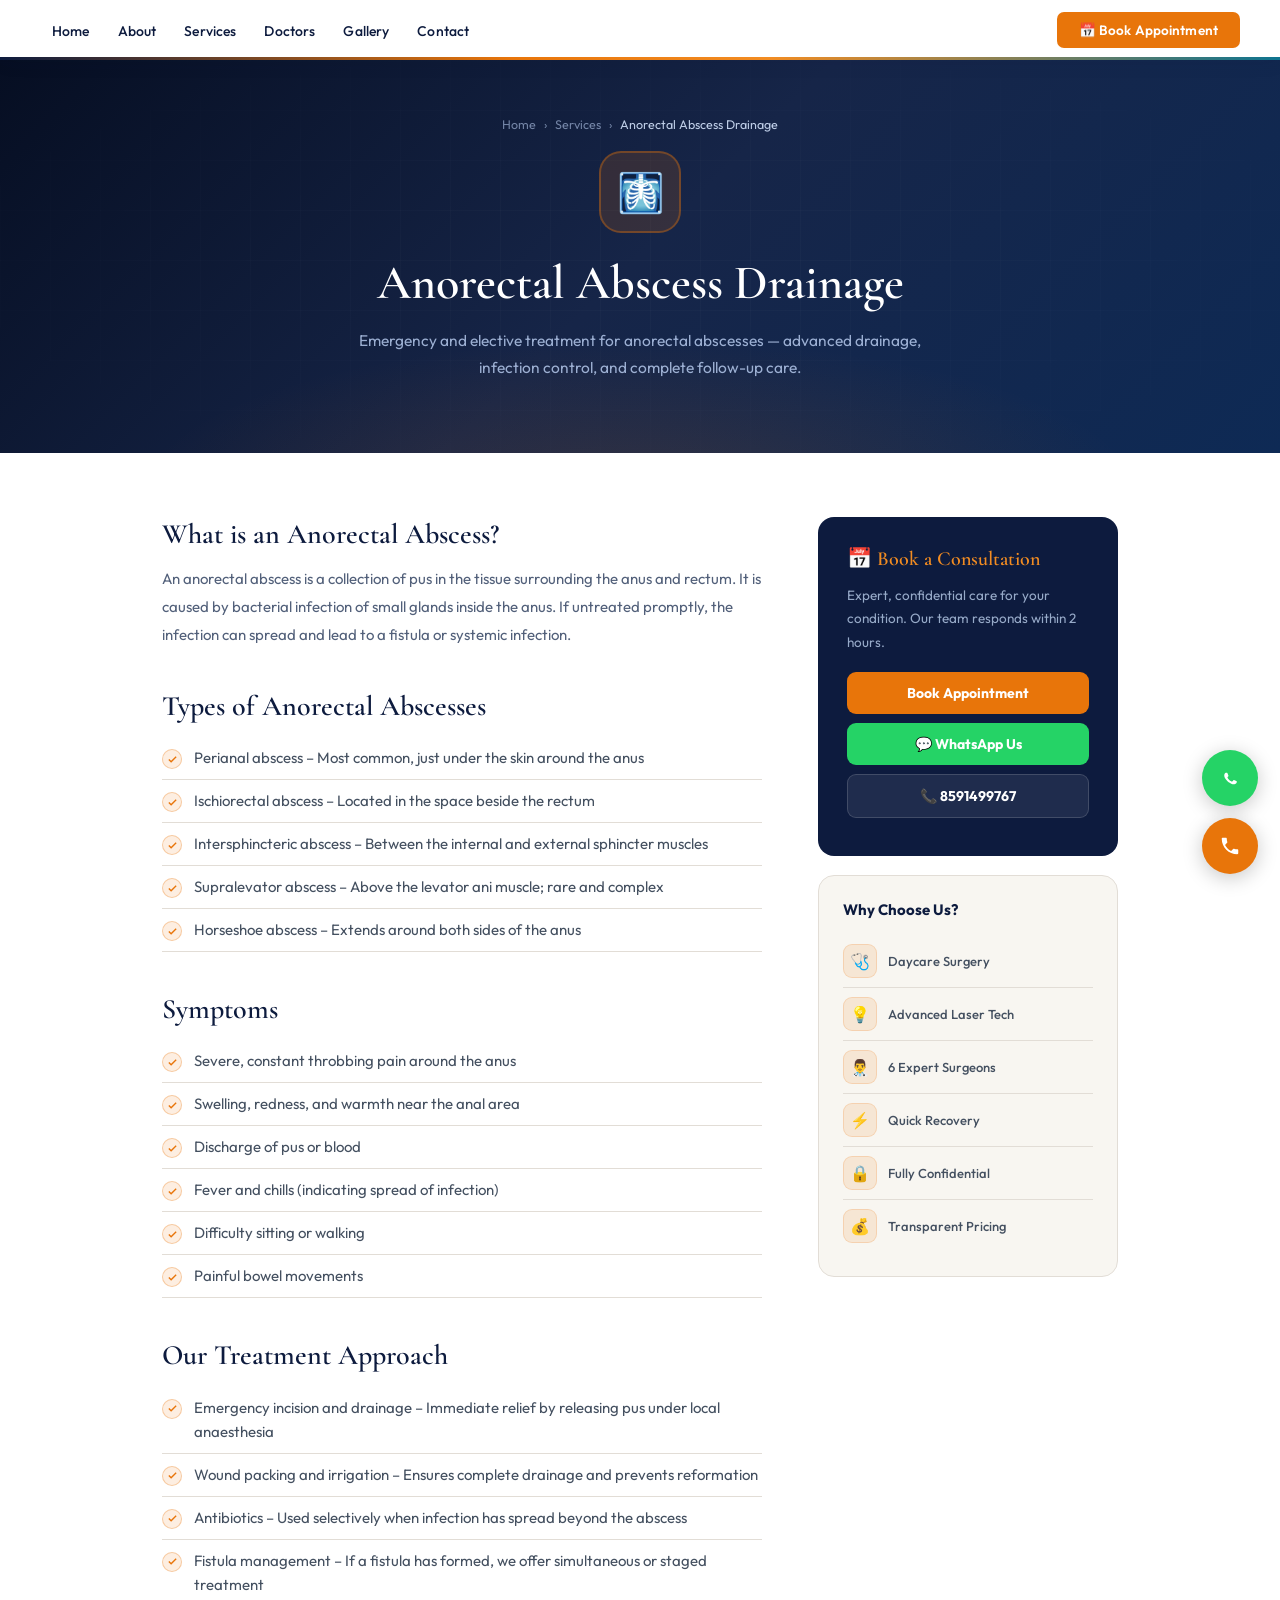
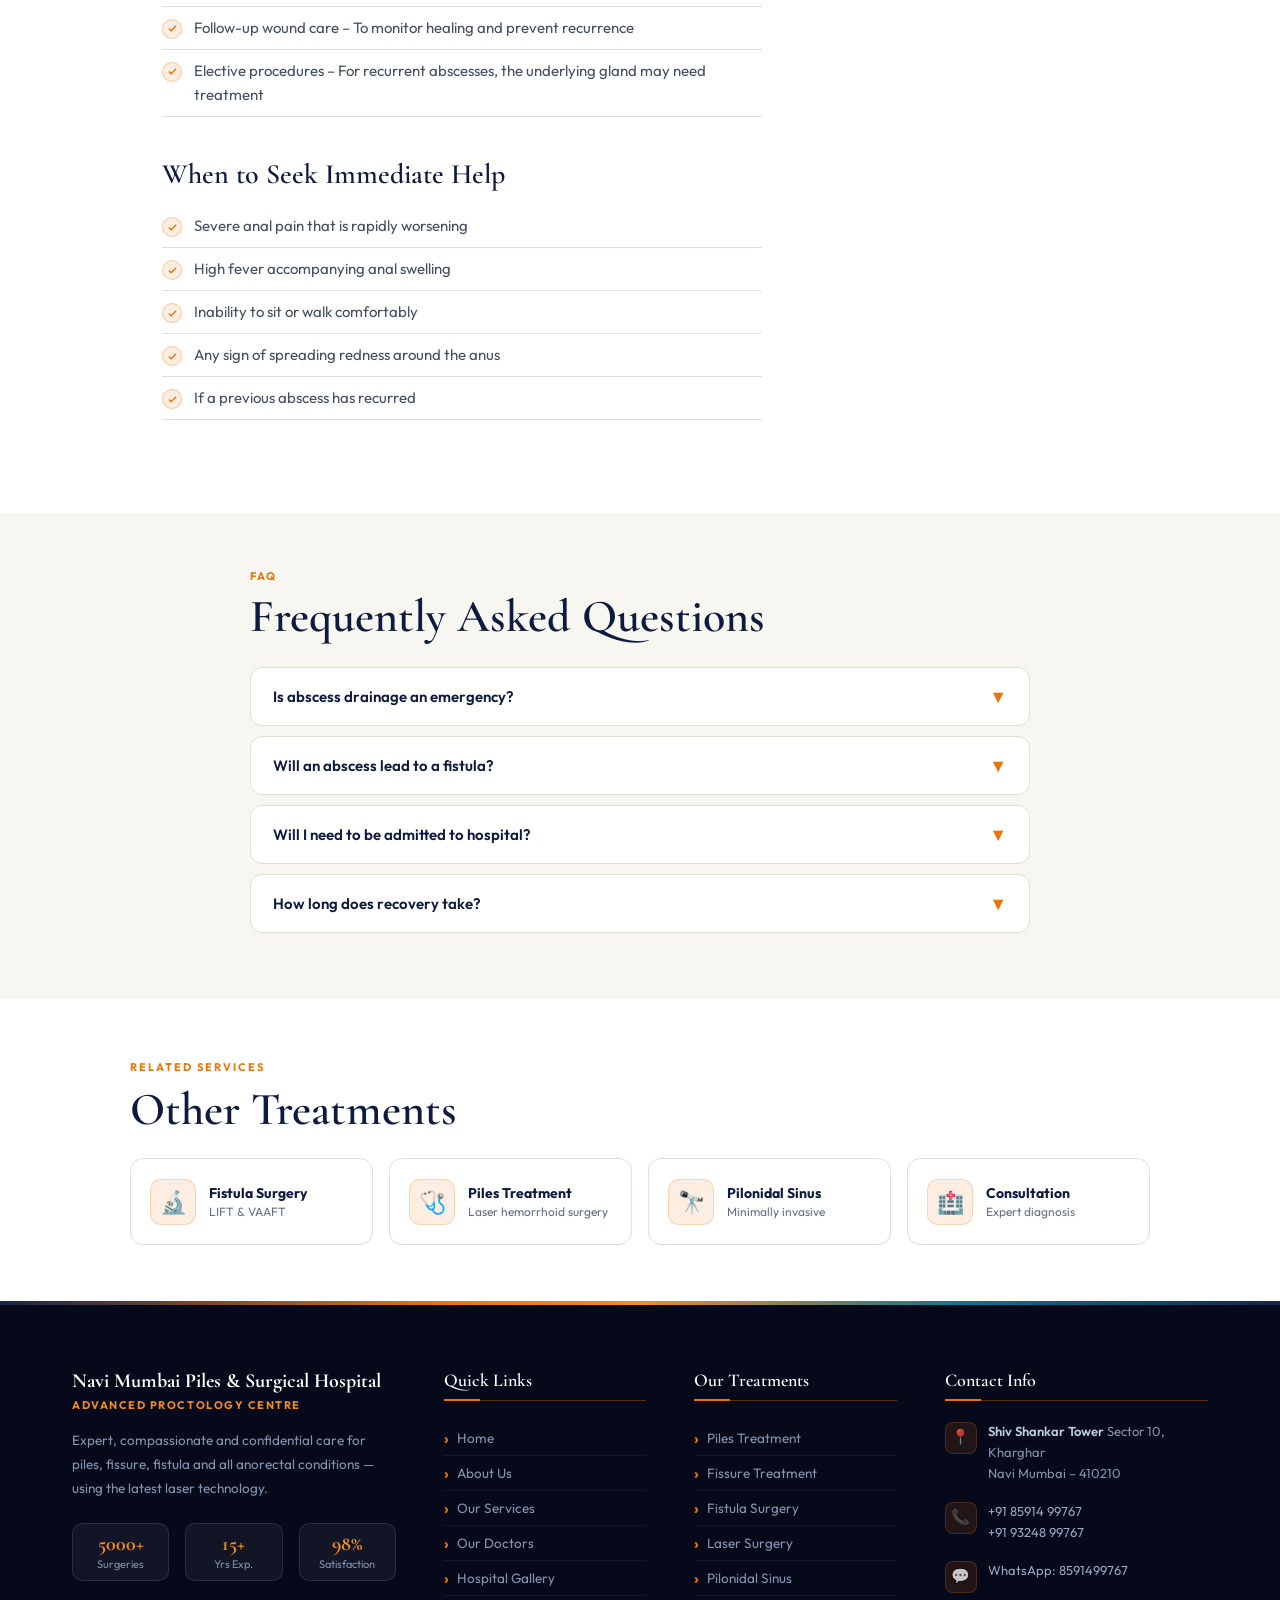
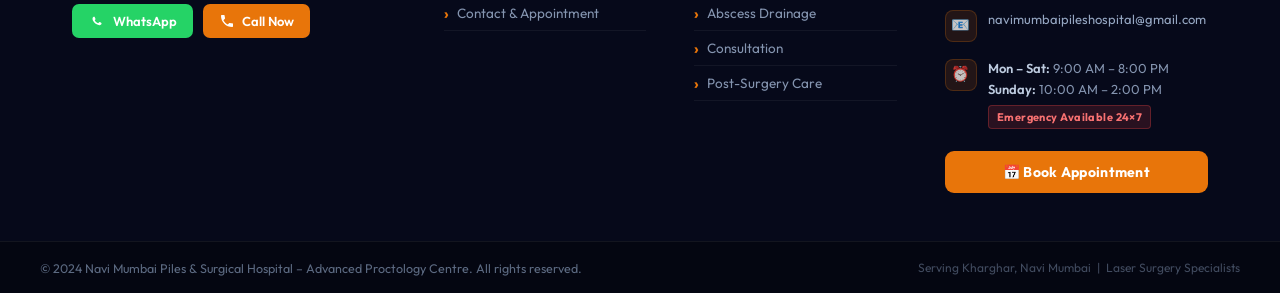
<file: services/abscess.html>
<!DOCTYPE html>
<html lang="en">
<head>
  <meta charset="UTF-8"/>
  <meta name="viewport" content="width=device-width, initial-scale=1.0"/>
  <title>Anorectal Abscess Drainage – Navi Mumbai Piles &amp; Surgical Hospital</title>
  <meta name="description" content="Emergency and elective treatment for anorectal abscesses — advanced drainage, infection control, and complete follow-up care."/>
  <link rel="preconnect" href="https://fonts.googleapis.com"/>
  <link rel="preconnect" href="https://fonts.gstatic.com" crossorigin/>
  <link href="https://fonts.googleapis.com/css2?family=Cormorant+Garamond:ital,wght@0,500;0,600;0,700;1,500;1,600&family=Outfit:wght@300;400;500;600;700&display=swap" rel="stylesheet"/>
  <link rel="stylesheet" href="../style.css"/>
</head>
<body>

<nav>
  <ul class="nav-links">
    <li><a href="../index.html">Home</a></li>
    <li><a href="../index.html#about">About</a></li>
    <li><a href="../index.html#services" class="active">Services</a></li>
    <li><a href="../index.html#doctors">Doctors</a></li>
    <li><a href="../index.html#gallery">Gallery</a></li>
    <li><a href="../index.html#contact">Contact</a></li>
  </ul>
  <a href="../index.html#contact" class="nav-cta">📅 Book Appointment</a>
  <button class="hamburger" onclick="toggleMenu()" aria-label="Menu"><span></span><span></span><span></span></button>
</nav>
<div class="mobile-menu" id="mobileMenu">
  <a href="../index.html" onclick="closeMenu()">🏠 Home</a>
  <a href="../index.html#services" onclick="closeMenu()">🩺 All Services</a>
  <a href="../index.html#contact" onclick="closeMenu()">📅 Book Appointment</a>
</div>

<div class="service-page-hero">
  <div class="breadcrumb">
    <a href="../index.html">Home</a> <span>›</span>
    <a href="../index.html#services">Services</a> <span>›</span>
    <span style="color:rgba(210,225,250,0.9);">Anorectal Abscess Drainage</span>
  </div>
  <div class="service-page-icon">🩻</div>
  <h1>Anorectal Abscess Drainage</h1>
  <p>Emergency and elective treatment for anorectal abscesses — advanced drainage, infection control, and complete follow-up care.</p>
</div>

<div class="service-page-content">
  <div class="service-page-main">

      <h2>What is an Anorectal Abscess?</h2>
      <p>An anorectal abscess is a collection of pus in the tissue surrounding the anus and rectum. It is caused by bacterial infection of small glands inside the anus. If untreated promptly, the infection can spread and lead to a fistula or systemic infection.</p>

      <h2>Types of Anorectal Abscesses</h2>
      <ul>
        <li>Perianal abscess – Most common, just under the skin around the anus</li>
        <li>Ischiorectal abscess – Located in the space beside the rectum</li>
        <li>Intersphincteric abscess – Between the internal and external sphincter muscles</li>
        <li>Supralevator abscess – Above the levator ani muscle; rare and complex</li>
        <li>Horseshoe abscess – Extends around both sides of the anus</li>
      </ul>

      <h2>Symptoms</h2>
      <ul>
        <li>Severe, constant throbbing pain around the anus</li>
        <li>Swelling, redness, and warmth near the anal area</li>
        <li>Discharge of pus or blood</li>
        <li>Fever and chills (indicating spread of infection)</li>
        <li>Difficulty sitting or walking</li>
        <li>Painful bowel movements</li>
      </ul>

      <h2>Our Treatment Approach</h2>
      <ul>
        <li>Emergency incision and drainage – Immediate relief by releasing pus under local anaesthesia</li>
        <li>Wound packing and irrigation – Ensures complete drainage and prevents reformation</li>
        <li>Antibiotics – Used selectively when infection has spread beyond the abscess</li>
        <li>Fistula management – If a fistula has formed, we offer simultaneous or staged treatment</li>
        <li>Follow-up wound care – To monitor healing and prevent recurrence</li>
        <li>Elective procedures – For recurrent abscesses, the underlying gland may need treatment</li>
      </ul>

      <h2>When to Seek Immediate Help</h2>
      <ul>
        <li>Severe anal pain that is rapidly worsening</li>
        <li>High fever accompanying anal swelling</li>
        <li>Inability to sit or walk comfortably</li>
        <li>Any sign of spreading redness around the anus</li>
        <li>If a previous abscess has recurred</li>
      </ul>

  </div>

  <aside class="service-sidebar">
    <div class="sidebar-card">
      <h3>📅 Book a Consultation</h3>
      <p>Expert, confidential care for your condition. Our team responds within 2 hours.</p>
      <a href="../index.html#contact" class="sidebar-btn sidebar-btn-primary">Book Appointment</a>
      <a href="https://wa.me/918591499767?text=I%20want%20info%20about%20Anorectal%20Abscess%20Drainage" target="_blank" rel="noopener" class="sidebar-btn sidebar-btn-wa">💬 WhatsApp Us</a>
      <a href="tel:+918591499767" class="sidebar-btn sidebar-btn-call">📞 8591499767</a>
    </div>
    <div class="sidebar-features">
      <h3>Why Choose Us?</h3>
      <div class="sidebar-feature-item"><div class="sidebar-feature-icon">🩺</div>Daycare Surgery</div>
      <div class="sidebar-feature-item"><div class="sidebar-feature-icon">💡</div>Advanced Laser Tech</div>
      <div class="sidebar-feature-item"><div class="sidebar-feature-icon">👨‍⚕️</div>6 Expert Surgeons</div>
      <div class="sidebar-feature-item"><div class="sidebar-feature-icon">⚡</div>Quick Recovery</div>
      <div class="sidebar-feature-item"><div class="sidebar-feature-icon">🔒</div>Fully Confidential</div>
      <div class="sidebar-feature-item"><div class="sidebar-feature-icon">💰</div>Transparent Pricing</div>
    </div>
  </aside>
</div>

<div class="faq-section">
  <div class="faq-inner">
    <span class="section-tag" style="display:block;margin-bottom:0.5rem;">FAQ</span>
    <h2 class="section-title" style="margin-bottom:1.6rem;">Frequently Asked Questions</h2>
    <div class="faq-item">
      <button class="faq-q" onclick="toggleFaq(this)">Is abscess drainage an emergency? <span class="faq-arrow">▼</span></button>
      <div class="faq-a"><div class="faq-a-inner">Yes. An anorectal abscess should be drained promptly. Delay leads to spread of infection, worsening pain, and risk of fistula. We provide emergency same-day procedures.</div></div>
    </div>
    <div class="faq-item">
      <button class="faq-q" onclick="toggleFaq(this)">Will an abscess lead to a fistula? <span class="faq-arrow">▼</span></button>
      <div class="faq-a"><div class="faq-a-inner">Up to 50% of anorectal abscesses can develop into a fistula if the underlying gland is not treated. Our surgeons assess this risk and plan accordingly.</div></div>
    </div>
    <div class="faq-item">
      <button class="faq-q" onclick="toggleFaq(this)">Will I need to be admitted to hospital? <span class="faq-arrow">▼</span></button>
      <div class="faq-a"><div class="faq-a-inner">Most simple abscesses are drained under local anaesthesia as a daycare procedure. Complex abscesses may require brief admission.</div></div>
    </div>
    <div class="faq-item">
      <button class="faq-q" onclick="toggleFaq(this)">How long does recovery take? <span class="faq-arrow">▼</span></button>
      <div class="faq-a"><div class="faq-a-inner">Pain resolves within 48–72 hours after drainage. Wound healing takes 2–4 weeks depending on size and type. Follow-up care is essential.</div></div>
    </div>

  </div>
</div>

<div class="related-services">
  <div style="max-width:1020px;margin:0 auto;">
    <span class="section-tag">Related Services</span>
    <h2 class="section-title" style="margin-bottom:1.5rem;">Other Treatments</h2>
    <div class="related-grid">
      <a href="fistula.html" class="related-card"><div class="related-card-icon">🔬</div><div><h4>Fistula Surgery</h4><p>LIFT & VAAFT</p></div></a>
      <a href="piles.html" class="related-card"><div class="related-card-icon">🩺</div><div><h4>Piles Treatment</h4><p>Laser hemorrhoid surgery</p></div></a>
      <a href="pilonidal.html" class="related-card"><div class="related-card-icon">🔭</div><div><h4>Pilonidal Sinus</h4><p>Minimally invasive</p></div></a>
      <a href="consultation.html" class="related-card"><div class="related-card-icon">🏥</div><div><h4>Consultation</h4><p>Expert diagnosis</p></div></a>

    </div>
  </div>
</div>

<!-- ═══════════ FOOTER ═══════════ -->
<footer class="site-footer">
  <div class="footer-accent-bar"></div>
  <div class="footer-main">
    <div class="footer-grid">
      <div class="footer-col footer-brand-col">
        <div class="footer-brand-name">Navi Mumbai Piles &amp; Surgical Hospital</div>
        <div class="footer-brand-tag">Advanced Proctology Centre</div>
        <p class="footer-brand-desc">Expert, compassionate and confidential care for piles, fissure, fistula and all anorectal conditions — using the latest laser technology.</p>
        <div class="footer-trust-row">
          <div class="footer-trust-stat"><span>5000+</span>Surgeries</div>
          <div class="footer-trust-stat"><span>15+</span>Yrs Exp.</div>
          <div class="footer-trust-stat"><span>98%</span>Satisfaction</div>
        </div>
        <div class="footer-social-row">
          <a href="https://wa.me/918591499767" target="_blank" rel="noopener" class="footer-social-btn footer-wa">
            <svg width="18" height="18" viewBox="0 0 24 24" fill="currentColor"><path d="M17.472 14.382c-.297-.149-1.758-.867-2.03-.967-.273-.099-.471-.148-.67.15-.197.297-.767.966-.94 1.164-.173.199-.347.223-.644.075-.297-.15-1.255-.463-2.39-1.475-.883-.788-1.48-1.761-1.653-2.059-.173-.297-.018-.458.13-.606.134-.133.298-.347.446-.52.149-.174.198-.298.298-.497.099-.198.05-.371-.025-.52-.075-.149-.669-1.612-.916-2.207-.242-.579-.487-.5-.669-.51-.173-.008-.371-.01-.57-.01-.198 0-.52.074-.792.372-.272.297-1.04 1.016-1.04 2.479 0 1.462 1.065 2.875 1.213 3.074.149.198 2.096 3.2 5.077 4.487.709.306 1.262.489 1.694.625.712.227 1.36.195 1.871.118.571-.085 1.758-.719 2.006-1.413.248-.694.248-1.289.173-1.413-.074-.124-.272-.198-.57-.347"/></svg>
            WhatsApp
          </a>
          <a href="tel:+918591499767" class="footer-social-btn footer-call">
            <svg width="16" height="16" viewBox="0 0 24 24" fill="currentColor"><path d="M6.62 10.79c1.44 2.83 3.76 5.14 6.59 6.59l2.2-2.2c.27-.27.67-.36 1.02-.24 1.12.37 2.33.57 3.57.57.55 0 1 .45 1 1V20c0 .55-.45 1-1 1-9.39 0-17-7.61-17-17 0-.55.45-1 1-1h3.5c.55 0 1 .45 1 1 0 1.25.2 2.45.57 3.57.11.35.03.74-.25 1.02l-2.2 2.2z"/></svg>
            Call Now
          </a>
        </div>
      </div>
      <div class="footer-col">
        <h4 class="footer-col-title">Quick Links</h4>
        <ul class="footer-links">
          <li><a href="../index.html#home">Home</a></li>
          <li><a href="../index.html#about">About Us</a></li>
          <li><a href="../index.html#services">Our Services</a></li>
          <li><a href="../index.html#doctors">Our Doctors</a></li>
          <li><a href="../index.html#gallery">Hospital Gallery</a></li>
          <li><a href="../index.html#contact">Contact &amp; Appointment</a></li>
        </ul>
      </div>
      <div class="footer-col">
        <h4 class="footer-col-title">Our Treatments</h4>
        <ul class="footer-links">
          <li><a href="piles.html">Piles Treatment</a></li>
          <li><a href="fissure.html">Fissure Treatment</a></li>
          <li><a href="fistula.html">Fistula Surgery</a></li>
          <li><a href="laser.html">Laser Surgery</a></li>
          <li><a href="pilonidal.html">Pilonidal Sinus</a></li>
          <li><a href="abscess.html">Abscess Drainage</a></li>
          <li><a href="consultation.html">Consultation</a></li>
          <li><a href="post-surgery.html">Post-Surgery Care</a></li>
        </ul>
      </div>
      <div class="footer-col">
        <h4 class="footer-col-title">Contact Info</h4>
        <ul class="footer-contact-list">
          <li>
            <div class="footer-contact-icon">📍</div>
            <div><strong>Shiv Shankar Tower</strong> Sector 10, Kharghar<br>Navi Mumbai – 410210</div>
          </li>
          <li>
            <div class="footer-contact-icon">📞</div>
            <div><a href="tel:+918591499767">+91 85914 99767</a><br><a href="tel:+919324899767">+91 93248 99767</a></div>
          </li>
          <li>
            <div class="footer-contact-icon">💬</div>
            <div><a href="https://wa.me/918591499767" target="_blank" rel="noopener">WhatsApp: 8591499767</a></div>
          </li>
          <li>
            <div class="footer-contact-icon">📧</div>
            <div><a href="mailto:navimumbaipileshospital@gmail.com">navimumbaipileshospital@gmail.com</a></div>
          </li>
          <li>
            <div class="footer-contact-icon">⏰</div>
            <div>
              <strong>Mon – Sat:</strong> 9:00 AM – 8:00 PM<br>
              <strong>Sunday:</strong> 10:00 AM – 2:00 PM<br>
              <span class="footer-emergency">Emergency Available 24×7</span>
            </div>
          </li>
        </ul>
        <a href="../index.html#contact" class="footer-appt-btn">📅 Book Appointment</a>
      </div>
    </div>
  </div>
  <div class="footer-bottom">
    <div class="footer-bottom-inner">
      <p>© 2024 Navi Mumbai Piles &amp; Surgical Hospital – Advanced Proctology Centre. All rights reserved.</p>
      <p class="footer-bottom-right">Serving Kharghar, Navi Mumbai &nbsp;|&nbsp; Laser Surgery Specialists</p>
    </div>
  </div>
</footer>
 
<!-- FLOATING BUTTONS -->
<div class="float-btns">
  <div class="float-btn-wrap">
    <span class="float-label">WhatsApp Us</span>
    <a href="https://wa.me/918591499767" class="float-btn float-wa" target="_blank" rel="noopener" aria-label="WhatsApp">
      <svg width="25" height="25" viewBox="0 0 24 24" fill="white"><path d="M17.472 14.382c-.297-.149-1.758-.867-2.03-.967-.273-.099-.471-.148-.67.15-.197.297-.767.966-.94 1.164-.173.199-.347.223-.644.075-.297-.15-1.255-.463-2.39-1.475-.883-.788-1.48-1.761-1.653-2.059-.173-.297-.018-.458.13-.606.134-.133.298-.347.446-.52.149-.174.198-.298.298-.497.099-.198.05-.371-.025-.52-.075-.149-.669-1.612-.916-2.207-.242-.579-.487-.5-.669-.51-.173-.008-.371-.01-.57-.01-.198 0-.52.074-.792.372-.272.297-1.04 1.016-1.04 2.479 0 1.462 1.065 2.875 1.213 3.074.149.198 2.096 3.2 5.077 4.487.709.306 1.262.489 1.694.625.712.227 1.36.195 1.871.118.571-.085 1.758-.719 2.006-1.413.248-.694.248-1.289.173-1.413-.074-.124-.272-.198-.57-.347"/></svg>
    </a>
  </div>
  <div class="float-btn-wrap">
    <span class="float-label">Call Us Now</span>
    <a href="tel:+918591499767" class="float-btn float-ph" aria-label="Call now">
      <svg width="22" height="22" viewBox="0 0 24 24" fill="white"><path d="M6.62 10.79c1.44 2.83 3.76 5.14 6.59 6.59l2.2-2.2c.27-.27.67-.36 1.02-.24 1.12.37 2.33.57 3.57.57.55 0 1 .45 1 1V20c0 .55-.45 1-1 1-9.39 0-17-7.61-17-17 0-.55.45-1 1-1h3.5c.55 0 1 .45 1 1 0 1.25.2 2.45.57 3.57.11.35.03.74-.25 1.02l-2.2 2.2z"/></svg>
    </a>
  </div>
</div>
 
<script src="../script.js"></script>
</body>
</html>
</file>
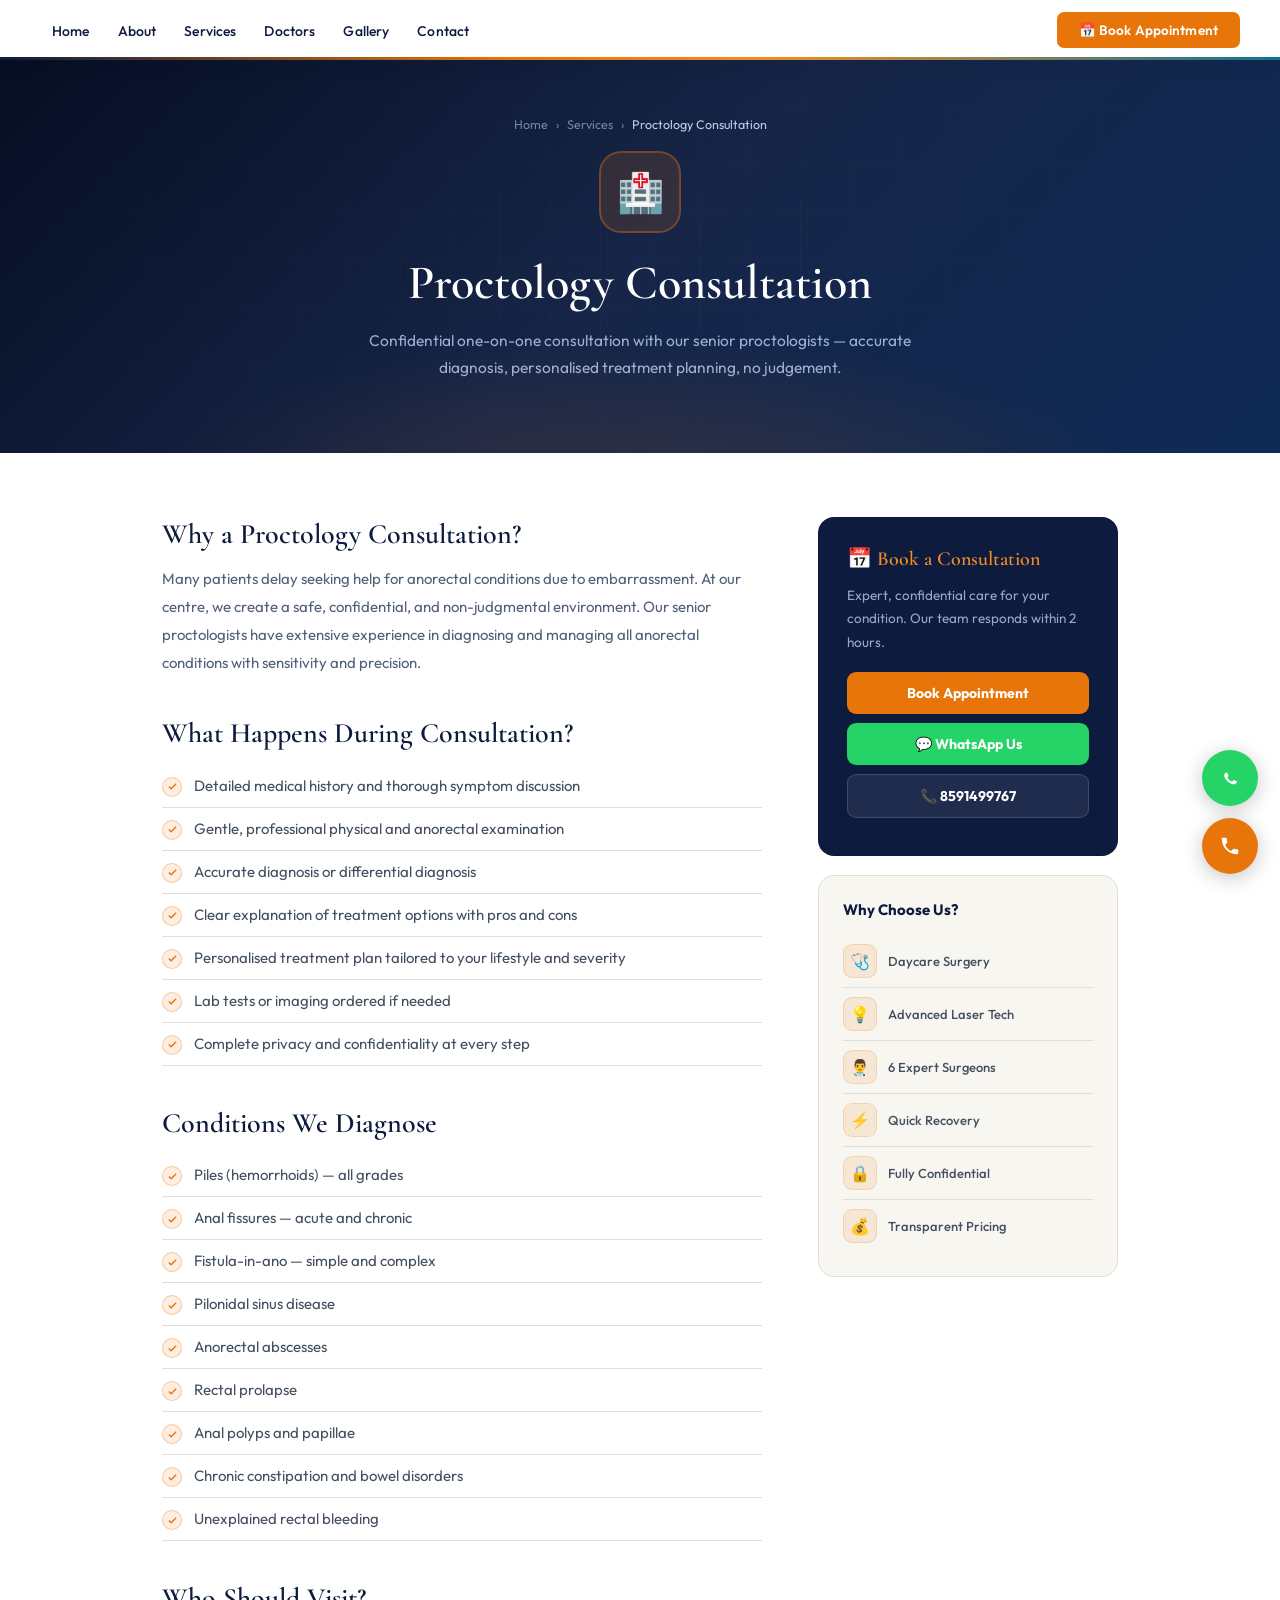
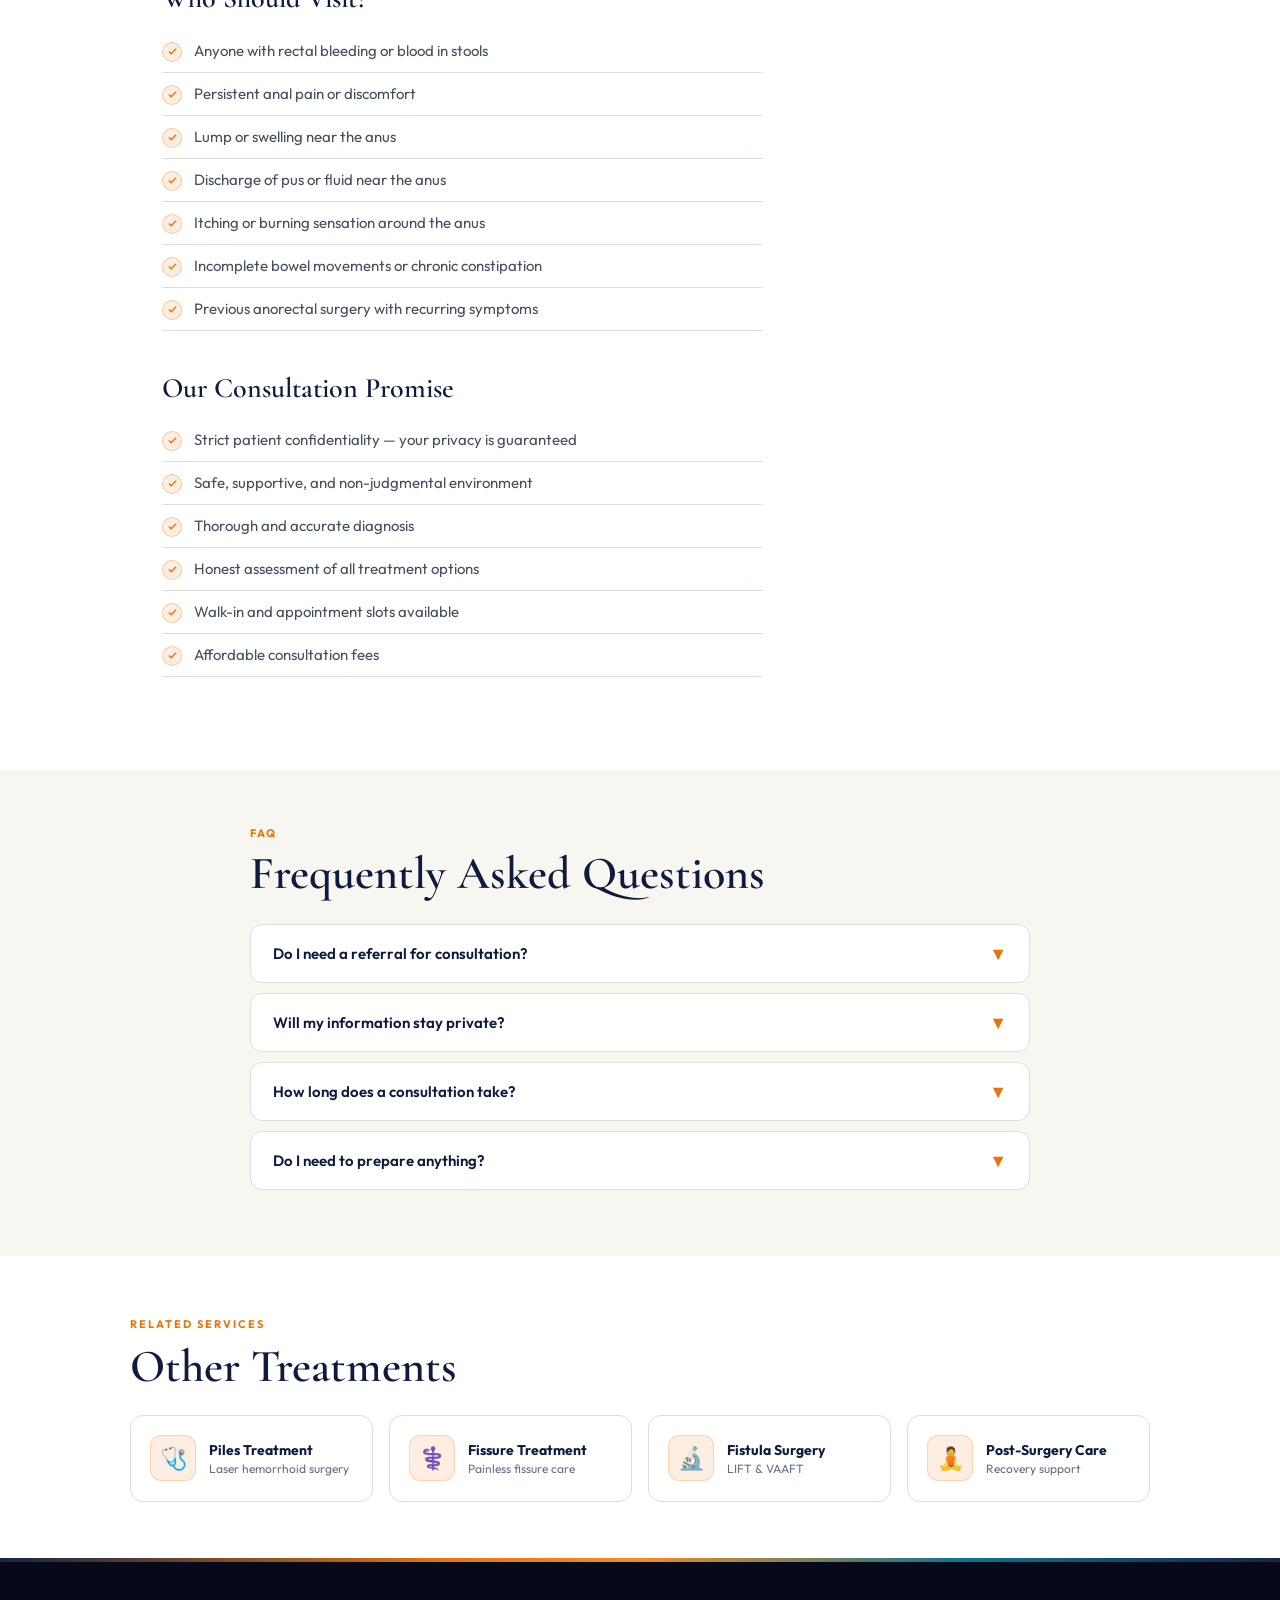
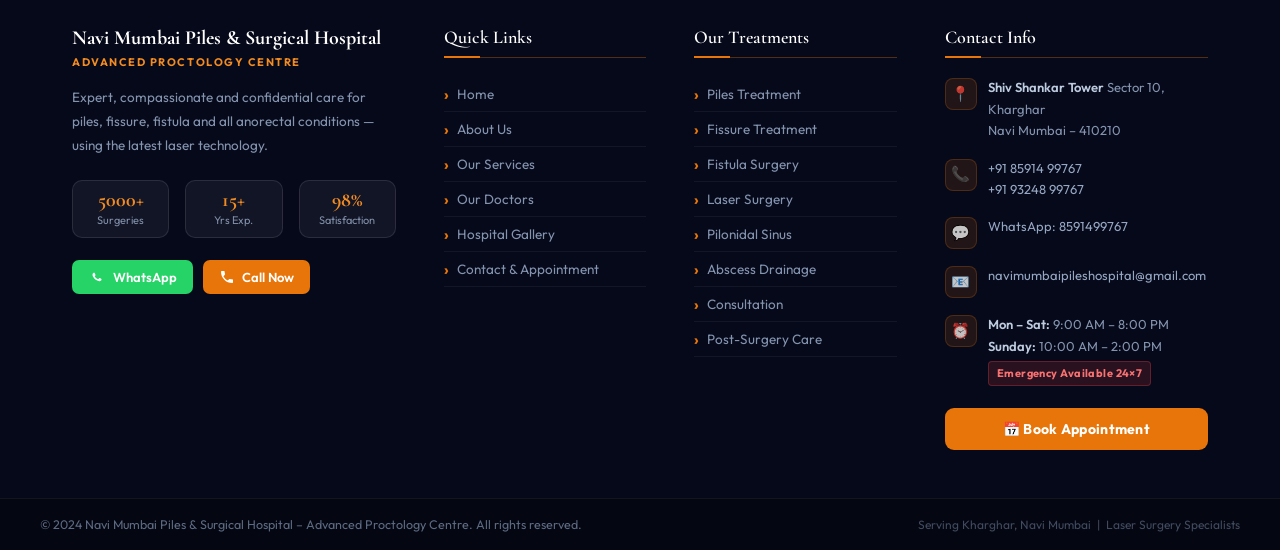
<file: services/consultation.html>
<!DOCTYPE html>
<html lang="en">
<head>
  <meta charset="UTF-8"/>
  <meta name="viewport" content="width=device-width, initial-scale=1.0"/>
  <title>Proctology Consultation – Navi Mumbai Piles &amp; Surgical Hospital</title>
  <meta name="description" content="Confidential one-on-one consultation with our senior proctologists — accurate diagnosis, personalised treatment planning, no judgement."/>
  <link rel="preconnect" href="https://fonts.googleapis.com"/>
  <link rel="preconnect" href="https://fonts.gstatic.com" crossorigin/>
  <link href="https://fonts.googleapis.com/css2?family=Cormorant+Garamond:ital,wght@0,500;0,600;0,700;1,500;1,600&family=Outfit:wght@300;400;500;600;700&display=swap" rel="stylesheet"/>
  <link rel="stylesheet" href="../style.css"/>
</head>
<body>

<nav>
  <ul class="nav-links">
    <li><a href="../index.html">Home</a></li>
    <li><a href="../index.html#about">About</a></li>
    <li><a href="../index.html#services" class="active">Services</a></li>
    <li><a href="../index.html#doctors">Doctors</a></li>
    <li><a href="../index.html#gallery">Gallery</a></li>
    <li><a href="../index.html#contact">Contact</a></li>
  </ul>
  <a href="../index.html#contact" class="nav-cta">📅 Book Appointment</a>
  <button class="hamburger" onclick="toggleMenu()" aria-label="Menu"><span></span><span></span><span></span></button>
</nav>
<div class="mobile-menu" id="mobileMenu">
  <a href="../index.html" onclick="closeMenu()">🏠 Home</a>
  <a href="../index.html#services" onclick="closeMenu()">🩺 All Services</a>
  <a href="../index.html#contact" onclick="closeMenu()">📅 Book Appointment</a>
</div>

<div class="service-page-hero">
  <div class="breadcrumb">
    <a href="../index.html">Home</a> <span>›</span>
    <a href="../index.html#services">Services</a> <span>›</span>
    <span style="color:rgba(210,225,250,0.9);">Proctology Consultation</span>
  </div>
  <div class="service-page-icon">🏥</div>
  <h1>Proctology Consultation</h1>
  <p>Confidential one-on-one consultation with our senior proctologists — accurate diagnosis, personalised treatment planning, no judgement.</p>
</div>

<div class="service-page-content">
  <div class="service-page-main">

      <h2>Why a Proctology Consultation?</h2>
      <p>Many patients delay seeking help for anorectal conditions due to embarrassment. At our centre, we create a safe, confidential, and non-judgmental environment. Our senior proctologists have extensive experience in diagnosing and managing all anorectal conditions with sensitivity and precision.</p>

      <h2>What Happens During Consultation?</h2>
      <ul>
        <li>Detailed medical history and thorough symptom discussion</li>
        <li>Gentle, professional physical and anorectal examination</li>
        <li>Accurate diagnosis or differential diagnosis</li>
        <li>Clear explanation of treatment options with pros and cons</li>
        <li>Personalised treatment plan tailored to your lifestyle and severity</li>
        <li>Lab tests or imaging ordered if needed</li>
        <li>Complete privacy and confidentiality at every step</li>
      </ul>

      <h2>Conditions We Diagnose</h2>
      <ul>
        <li>Piles (hemorrhoids) — all grades</li>
        <li>Anal fissures — acute and chronic</li>
        <li>Fistula-in-ano — simple and complex</li>
        <li>Pilonidal sinus disease</li>
        <li>Anorectal abscesses</li>
        <li>Rectal prolapse</li>
        <li>Anal polyps and papillae</li>
        <li>Chronic constipation and bowel disorders</li>
        <li>Unexplained rectal bleeding</li>
      </ul>

      <h2>Who Should Visit?</h2>
      <ul>
        <li>Anyone with rectal bleeding or blood in stools</li>
        <li>Persistent anal pain or discomfort</li>
        <li>Lump or swelling near the anus</li>
        <li>Discharge of pus or fluid near the anus</li>
        <li>Itching or burning sensation around the anus</li>
        <li>Incomplete bowel movements or chronic constipation</li>
        <li>Previous anorectal surgery with recurring symptoms</li>
      </ul>

      <h2>Our Consultation Promise</h2>
      <ul>
        <li>Strict patient confidentiality — your privacy is guaranteed</li>
        <li>Safe, supportive, and non-judgmental environment</li>
        <li>Thorough and accurate diagnosis</li>
        <li>Honest assessment of all treatment options</li>
        <li>Walk-in and appointment slots available</li>
        <li>Affordable consultation fees</li>
      </ul>

  </div>

  <aside class="service-sidebar">
    <div class="sidebar-card">
      <h3>📅 Book a Consultation</h3>
      <p>Expert, confidential care for your condition. Our team responds within 2 hours.</p>
      <a href="../index.html#contact" class="sidebar-btn sidebar-btn-primary">Book Appointment</a>
      <a href="https://wa.me/918591499767?text=I%20want%20info%20about%20Proctology%20Consultation" target="_blank" rel="noopener" class="sidebar-btn sidebar-btn-wa">💬 WhatsApp Us</a>
      <a href="tel:+918591499767" class="sidebar-btn sidebar-btn-call">📞 8591499767</a>
    </div>
    <div class="sidebar-features">
      <h3>Why Choose Us?</h3>
      <div class="sidebar-feature-item"><div class="sidebar-feature-icon">🩺</div>Daycare Surgery</div>
      <div class="sidebar-feature-item"><div class="sidebar-feature-icon">💡</div>Advanced Laser Tech</div>
      <div class="sidebar-feature-item"><div class="sidebar-feature-icon">👨‍⚕️</div>6 Expert Surgeons</div>
      <div class="sidebar-feature-item"><div class="sidebar-feature-icon">⚡</div>Quick Recovery</div>
      <div class="sidebar-feature-item"><div class="sidebar-feature-icon">🔒</div>Fully Confidential</div>
      <div class="sidebar-feature-item"><div class="sidebar-feature-icon">💰</div>Transparent Pricing</div>
    </div>
  </aside>
</div>

<div class="faq-section">
  <div class="faq-inner">
    <span class="section-tag" style="display:block;margin-bottom:0.5rem;">FAQ</span>
    <h2 class="section-title" style="margin-bottom:1.6rem;">Frequently Asked Questions</h2>
    <div class="faq-item">
      <button class="faq-q" onclick="toggleFaq(this)">Do I need a referral for consultation? <span class="faq-arrow">▼</span></button>
      <div class="faq-a"><div class="faq-a-inner">No referral needed. You can directly book an appointment or walk in during consultation hours.</div></div>
    </div>
    <div class="faq-item">
      <button class="faq-q" onclick="toggleFaq(this)">Will my information stay private? <span class="faq-arrow">▼</span></button>
      <div class="faq-a"><div class="faq-a-inner">Absolutely. All patient information is strictly confidential and never shared without your explicit consent.</div></div>
    </div>
    <div class="faq-item">
      <button class="faq-q" onclick="toggleFaq(this)">How long does a consultation take? <span class="faq-arrow">▼</span></button>
      <div class="faq-a"><div class="faq-a-inner">A first consultation typically takes 20–30 minutes — including history-taking, examination, and discussing your treatment plan.</div></div>
    </div>
    <div class="faq-item">
      <button class="faq-q" onclick="toggleFaq(this)">Do I need to prepare anything? <span class="faq-arrow">▼</span></button>
      <div class="faq-a"><div class="faq-a-inner">Come on a relatively empty stomach for comfort. Bring any previous reports or prescriptions. No other special preparation is required.</div></div>
    </div>

  </div>
</div>

<div class="related-services">
  <div style="max-width:1020px;margin:0 auto;">
    <span class="section-tag">Related Services</span>
    <h2 class="section-title" style="margin-bottom:1.5rem;">Other Treatments</h2>
    <div class="related-grid">
      <a href="piles.html" class="related-card"><div class="related-card-icon">🩺</div><div><h4>Piles Treatment</h4><p>Laser hemorrhoid surgery</p></div></a>
      <a href="fissure.html" class="related-card"><div class="related-card-icon">⚕️</div><div><h4>Fissure Treatment</h4><p>Painless fissure care</p></div></a>
      <a href="fistula.html" class="related-card"><div class="related-card-icon">🔬</div><div><h4>Fistula Surgery</h4><p>LIFT & VAAFT</p></div></a>
      <a href="post-surgery.html" class="related-card"><div class="related-card-icon">🧘</div><div><h4>Post-Surgery Care</h4><p>Recovery support</p></div></a>

    </div>
  </div>
</div>

<!-- ═══════════ FOOTER ═══════════ -->
<footer class="site-footer">
  <div class="footer-accent-bar"></div>
  <div class="footer-main">
    <div class="footer-grid">
      <div class="footer-col footer-brand-col">
        <div class="footer-brand-name">Navi Mumbai Piles &amp; Surgical Hospital</div>
        <div class="footer-brand-tag">Advanced Proctology Centre</div>
        <p class="footer-brand-desc">Expert, compassionate and confidential care for piles, fissure, fistula and all anorectal conditions — using the latest laser technology.</p>
        <div class="footer-trust-row">
          <div class="footer-trust-stat"><span>5000+</span>Surgeries</div>
          <div class="footer-trust-stat"><span>15+</span>Yrs Exp.</div>
          <div class="footer-trust-stat"><span>98%</span>Satisfaction</div>
        </div>
        <div class="footer-social-row">
          <a href="https://wa.me/918591499767" target="_blank" rel="noopener" class="footer-social-btn footer-wa">
            <svg width="18" height="18" viewBox="0 0 24 24" fill="currentColor"><path d="M17.472 14.382c-.297-.149-1.758-.867-2.03-.967-.273-.099-.471-.148-.67.15-.197.297-.767.966-.94 1.164-.173.199-.347.223-.644.075-.297-.15-1.255-.463-2.39-1.475-.883-.788-1.48-1.761-1.653-2.059-.173-.297-.018-.458.13-.606.134-.133.298-.347.446-.52.149-.174.198-.298.298-.497.099-.198.05-.371-.025-.52-.075-.149-.669-1.612-.916-2.207-.242-.579-.487-.5-.669-.51-.173-.008-.371-.01-.57-.01-.198 0-.52.074-.792.372-.272.297-1.04 1.016-1.04 2.479 0 1.462 1.065 2.875 1.213 3.074.149.198 2.096 3.2 5.077 4.487.709.306 1.262.489 1.694.625.712.227 1.36.195 1.871.118.571-.085 1.758-.719 2.006-1.413.248-.694.248-1.289.173-1.413-.074-.124-.272-.198-.57-.347"/></svg>
            WhatsApp
          </a>
          <a href="tel:+918591499767" class="footer-social-btn footer-call">
            <svg width="16" height="16" viewBox="0 0 24 24" fill="currentColor"><path d="M6.62 10.79c1.44 2.83 3.76 5.14 6.59 6.59l2.2-2.2c.27-.27.67-.36 1.02-.24 1.12.37 2.33.57 3.57.57.55 0 1 .45 1 1V20c0 .55-.45 1-1 1-9.39 0-17-7.61-17-17 0-.55.45-1 1-1h3.5c.55 0 1 .45 1 1 0 1.25.2 2.45.57 3.57.11.35.03.74-.25 1.02l-2.2 2.2z"/></svg>
            Call Now
          </a>
        </div>
      </div>
      <div class="footer-col">
        <h4 class="footer-col-title">Quick Links</h4>
        <ul class="footer-links">
          <li><a href="../index.html#home">Home</a></li>
          <li><a href="../index.html#about">About Us</a></li>
          <li><a href="../index.html#services">Our Services</a></li>
          <li><a href="../index.html#doctors">Our Doctors</a></li>
          <li><a href="../index.html#gallery">Hospital Gallery</a></li>
          <li><a href="../index.html#contact">Contact &amp; Appointment</a></li>
        </ul>
      </div>
      <div class="footer-col">
        <h4 class="footer-col-title">Our Treatments</h4>
        <ul class="footer-links">
          <li><a href="piles.html">Piles Treatment</a></li>
          <li><a href="fissure.html">Fissure Treatment</a></li>
          <li><a href="fistula.html">Fistula Surgery</a></li>
          <li><a href="laser.html">Laser Surgery</a></li>
          <li><a href="pilonidal.html">Pilonidal Sinus</a></li>
          <li><a href="abscess.html">Abscess Drainage</a></li>
          <li><a href="consultation.html">Consultation</a></li>
          <li><a href="post-surgery.html">Post-Surgery Care</a></li>
        </ul>
      </div>
      <div class="footer-col">
        <h4 class="footer-col-title">Contact Info</h4>
        <ul class="footer-contact-list">
          <li>
            <div class="footer-contact-icon">📍</div>
            <div><strong>Shiv Shankar Tower</strong> Sector 10, Kharghar<br>Navi Mumbai – 410210</div>
          </li>
          <li>
            <div class="footer-contact-icon">📞</div>
            <div><a href="tel:+918591499767">+91 85914 99767</a><br><a href="tel:+919324899767">+91 93248 99767</a></div>
          </li>
          <li>
            <div class="footer-contact-icon">💬</div>
            <div><a href="https://wa.me/918591499767" target="_blank" rel="noopener">WhatsApp: 8591499767</a></div>
          </li>
          <li>
            <div class="footer-contact-icon">📧</div>
            <div><a href="mailto:navimumbaipileshospital@gmail.com">navimumbaipileshospital@gmail.com</a></div>
          </li>
          <li>
            <div class="footer-contact-icon">⏰</div>
            <div>
              <strong>Mon – Sat:</strong> 9:00 AM – 8:00 PM<br>
              <strong>Sunday:</strong> 10:00 AM – 2:00 PM<br>
              <span class="footer-emergency">Emergency Available 24×7</span>
            </div>
          </li>
        </ul>
        <a href="../index.html#contact" class="footer-appt-btn">📅 Book Appointment</a>
      </div>
    </div>
  </div>
  <div class="footer-bottom">
    <div class="footer-bottom-inner">
      <p>© 2024 Navi Mumbai Piles &amp; Surgical Hospital – Advanced Proctology Centre. All rights reserved.</p>
      <p class="footer-bottom-right">Serving Kharghar, Navi Mumbai &nbsp;|&nbsp; Laser Surgery Specialists</p>
    </div>
  </div>
</footer>
 
<!-- FLOATING BUTTONS -->
<div class="float-btns">
  <div class="float-btn-wrap">
    <span class="float-label">WhatsApp Us</span>
    <a href="https://wa.me/918591499767" class="float-btn float-wa" target="_blank" rel="noopener" aria-label="WhatsApp">
      <svg width="25" height="25" viewBox="0 0 24 24" fill="white"><path d="M17.472 14.382c-.297-.149-1.758-.867-2.03-.967-.273-.099-.471-.148-.67.15-.197.297-.767.966-.94 1.164-.173.199-.347.223-.644.075-.297-.15-1.255-.463-2.39-1.475-.883-.788-1.48-1.761-1.653-2.059-.173-.297-.018-.458.13-.606.134-.133.298-.347.446-.52.149-.174.198-.298.298-.497.099-.198.05-.371-.025-.52-.075-.149-.669-1.612-.916-2.207-.242-.579-.487-.5-.669-.51-.173-.008-.371-.01-.57-.01-.198 0-.52.074-.792.372-.272.297-1.04 1.016-1.04 2.479 0 1.462 1.065 2.875 1.213 3.074.149.198 2.096 3.2 5.077 4.487.709.306 1.262.489 1.694.625.712.227 1.36.195 1.871.118.571-.085 1.758-.719 2.006-1.413.248-.694.248-1.289.173-1.413-.074-.124-.272-.198-.57-.347"/></svg>
    </a>
  </div>
  <div class="float-btn-wrap">
    <span class="float-label">Call Us Now</span>
    <a href="tel:+918591499767" class="float-btn float-ph" aria-label="Call now">
      <svg width="22" height="22" viewBox="0 0 24 24" fill="white"><path d="M6.62 10.79c1.44 2.83 3.76 5.14 6.59 6.59l2.2-2.2c.27-.27.67-.36 1.02-.24 1.12.37 2.33.57 3.57.57.55 0 1 .45 1 1V20c0 .55-.45 1-1 1-9.39 0-17-7.61-17-17 0-.55.45-1 1-1h3.5c.55 0 1 .45 1 1 0 1.25.2 2.45.57 3.57.11.35.03.74-.25 1.02l-2.2 2.2z"/></svg>
    </a>
  </div>
</div>
 
<script src="../script.js"></script>
</body>
</html>
</file>
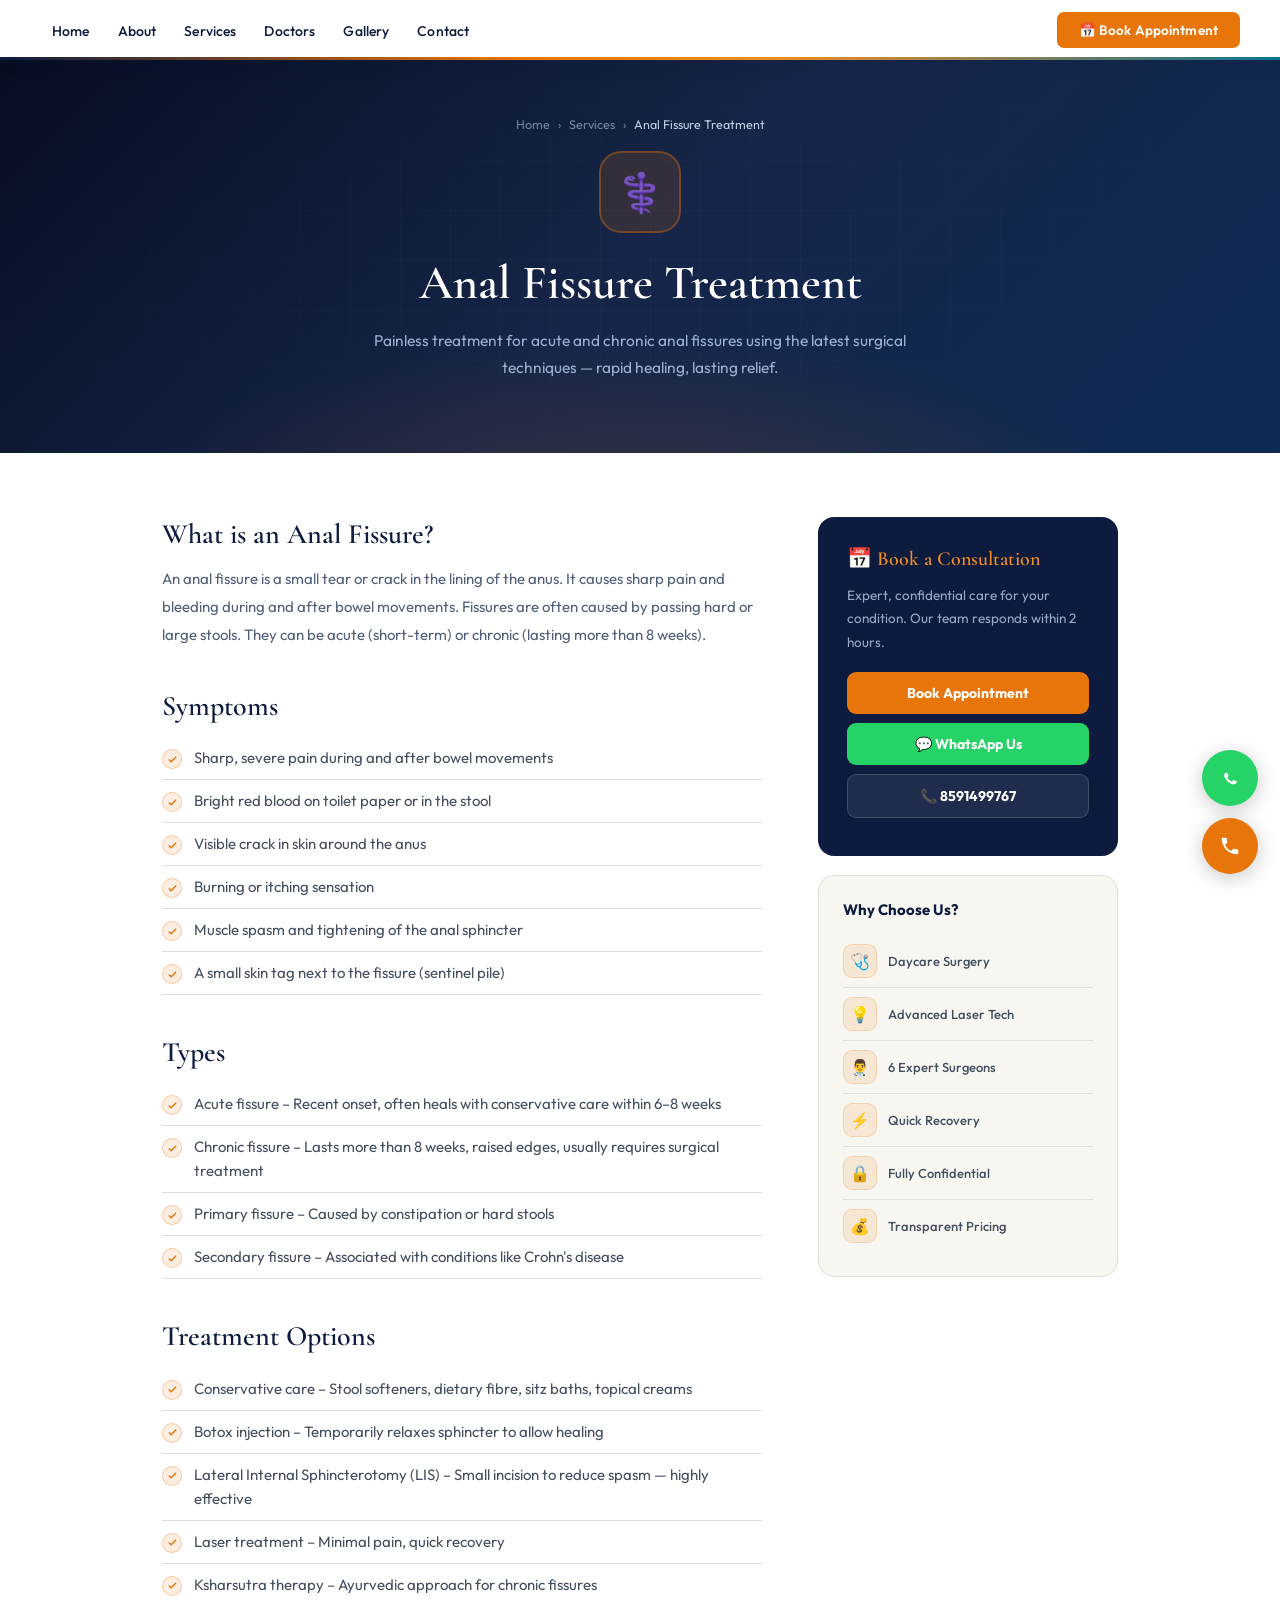
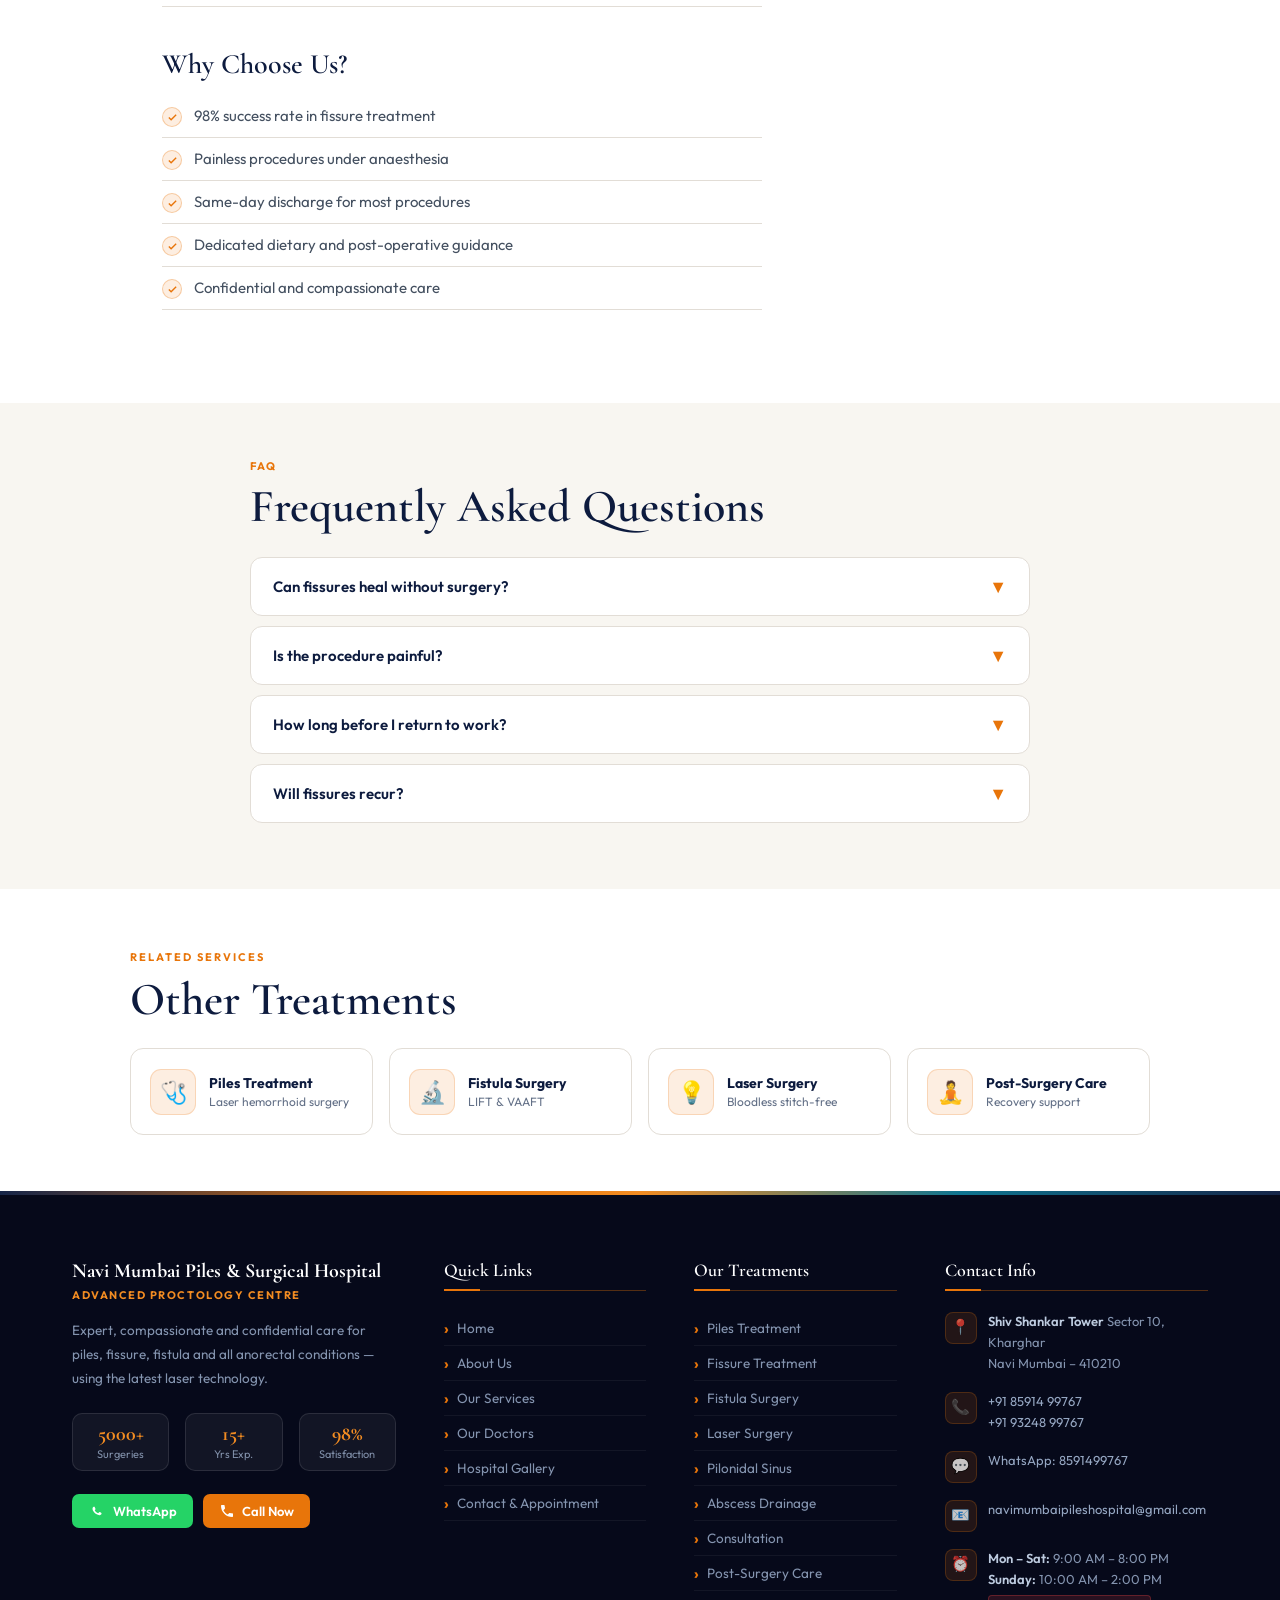
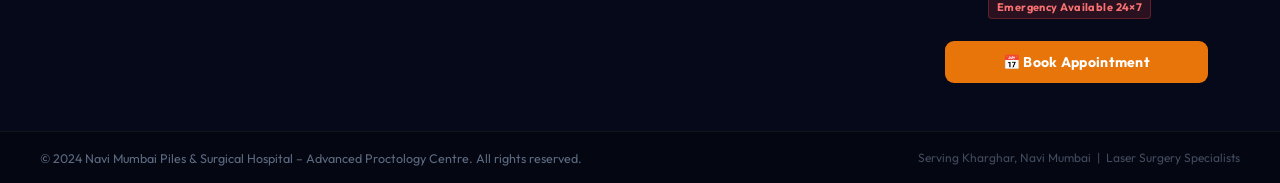
<file: services/fissure.html>
<!DOCTYPE html>
<html lang="en">
<head>
  <meta charset="UTF-8"/>
  <meta name="viewport" content="width=device-width, initial-scale=1.0"/>
  <title>Anal Fissure Treatment – Navi Mumbai Piles &amp; Surgical Hospital</title>
  <meta name="description" content="Painless treatment for acute and chronic anal fissures using the latest surgical techniques — rapid healing, lasting relief."/>
  <link rel="preconnect" href="https://fonts.googleapis.com"/>
  <link rel="preconnect" href="https://fonts.gstatic.com" crossorigin/>
  <link href="https://fonts.googleapis.com/css2?family=Cormorant+Garamond:ital,wght@0,500;0,600;0,700;1,500;1,600&family=Outfit:wght@300;400;500;600;700&display=swap" rel="stylesheet"/>
  <link rel="stylesheet" href="../style.css"/>
</head>
<body>

<nav>
  <ul class="nav-links">
    <li><a href="../index.html">Home</a></li>
    <li><a href="../index.html#about">About</a></li>
    <li><a href="../index.html#services" class="active">Services</a></li>
    <li><a href="../index.html#doctors">Doctors</a></li>
    <li><a href="../index.html#gallery">Gallery</a></li>
    <li><a href="../index.html#contact">Contact</a></li>
  </ul>
  <a href="../index.html#contact" class="nav-cta">📅 Book Appointment</a>
  <button class="hamburger" onclick="toggleMenu()" aria-label="Menu"><span></span><span></span><span></span></button>
</nav>
<div class="mobile-menu" id="mobileMenu">
  <a href="../index.html" onclick="closeMenu()">🏠 Home</a>
  <a href="../index.html#services" onclick="closeMenu()">🩺 All Services</a>
  <a href="../index.html#contact" onclick="closeMenu()">📅 Book Appointment</a>
</div>

<div class="service-page-hero">
  <div class="breadcrumb">
    <a href="../index.html">Home</a> <span>›</span>
    <a href="../index.html#services">Services</a> <span>›</span>
    <span style="color:rgba(210,225,250,0.9);">Anal Fissure Treatment</span>
  </div>
  <div class="service-page-icon">⚕️</div>
  <h1>Anal Fissure Treatment</h1>
  <p>Painless treatment for acute and chronic anal fissures using the latest surgical techniques — rapid healing, lasting relief.</p>
</div>

<div class="service-page-content">
  <div class="service-page-main">

      <h2>What is an Anal Fissure?</h2>
      <p>An anal fissure is a small tear or crack in the lining of the anus. It causes sharp pain and bleeding during and after bowel movements. Fissures are often caused by passing hard or large stools. They can be acute (short-term) or chronic (lasting more than 8 weeks).</p>

      <h2>Symptoms</h2>
      <ul>
        <li>Sharp, severe pain during and after bowel movements</li>
        <li>Bright red blood on toilet paper or in the stool</li>
        <li>Visible crack in skin around the anus</li>
        <li>Burning or itching sensation</li>
        <li>Muscle spasm and tightening of the anal sphincter</li>
        <li>A small skin tag next to the fissure (sentinel pile)</li>
      </ul>

      <h2>Types</h2>
      <ul>
        <li>Acute fissure – Recent onset, often heals with conservative care within 6–8 weeks</li>
        <li>Chronic fissure – Lasts more than 8 weeks, raised edges, usually requires surgical treatment</li>
        <li>Primary fissure – Caused by constipation or hard stools</li>
        <li>Secondary fissure – Associated with conditions like Crohn's disease</li>
      </ul>

      <h2>Treatment Options</h2>
      <ul>
        <li>Conservative care – Stool softeners, dietary fibre, sitz baths, topical creams</li>
        <li>Botox injection – Temporarily relaxes sphincter to allow healing</li>
        <li>Lateral Internal Sphincterotomy (LIS) – Small incision to reduce spasm — highly effective</li>
        <li>Laser treatment – Minimal pain, quick recovery</li>
        <li>Ksharsutra therapy – Ayurvedic approach for chronic fissures</li>
      </ul>

      <h2>Why Choose Us?</h2>
      <ul>
        <li>98% success rate in fissure treatment</li>
        <li>Painless procedures under anaesthesia</li>
        <li>Same-day discharge for most procedures</li>
        <li>Dedicated dietary and post-operative guidance</li>
        <li>Confidential and compassionate care</li>
      </ul>

  </div>

  <aside class="service-sidebar">
    <div class="sidebar-card">
      <h3>📅 Book a Consultation</h3>
      <p>Expert, confidential care for your condition. Our team responds within 2 hours.</p>
      <a href="../index.html#contact" class="sidebar-btn sidebar-btn-primary">Book Appointment</a>
      <a href="https://wa.me/918591499767?text=I%20want%20info%20about%20Anal%20Fissure%20Treatment" target="_blank" rel="noopener" class="sidebar-btn sidebar-btn-wa">💬 WhatsApp Us</a>
      <a href="tel:+918591499767" class="sidebar-btn sidebar-btn-call">📞 8591499767</a>
    </div>
    <div class="sidebar-features">
      <h3>Why Choose Us?</h3>
      <div class="sidebar-feature-item"><div class="sidebar-feature-icon">🩺</div>Daycare Surgery</div>
      <div class="sidebar-feature-item"><div class="sidebar-feature-icon">💡</div>Advanced Laser Tech</div>
      <div class="sidebar-feature-item"><div class="sidebar-feature-icon">👨‍⚕️</div>6 Expert Surgeons</div>
      <div class="sidebar-feature-item"><div class="sidebar-feature-icon">⚡</div>Quick Recovery</div>
      <div class="sidebar-feature-item"><div class="sidebar-feature-icon">🔒</div>Fully Confidential</div>
      <div class="sidebar-feature-item"><div class="sidebar-feature-icon">💰</div>Transparent Pricing</div>
    </div>
  </aside>
</div>

<div class="faq-section">
  <div class="faq-inner">
    <span class="section-tag" style="display:block;margin-bottom:0.5rem;">FAQ</span>
    <h2 class="section-title" style="margin-bottom:1.6rem;">Frequently Asked Questions</h2>
    <div class="faq-item">
      <button class="faq-q" onclick="toggleFaq(this)">Can fissures heal without surgery? <span class="faq-arrow">▼</span></button>
      <div class="faq-a"><div class="faq-a-inner">Yes — mild or acute fissures often heal with dietary changes and topical treatment. Chronic fissures typically require a procedure for permanent relief.</div></div>
    </div>
    <div class="faq-item">
      <button class="faq-q" onclick="toggleFaq(this)">Is the procedure painful? <span class="faq-arrow">▼</span></button>
      <div class="faq-a"><div class="faq-a-inner">The procedure is done under anaesthesia. Post-operatively, mild discomfort lasts 1–2 days and is well managed with painkillers.</div></div>
    </div>
    <div class="faq-item">
      <button class="faq-q" onclick="toggleFaq(this)">How long before I return to work? <span class="faq-arrow">▼</span></button>
      <div class="faq-a"><div class="faq-a-inner">Most patients return to desk jobs in 2–3 days. Physically demanding work may need 5–7 days off.</div></div>
    </div>
    <div class="faq-item">
      <button class="faq-q" onclick="toggleFaq(this)">Will fissures recur? <span class="faq-arrow">▼</span></button>
      <div class="faq-a"><div class="faq-a-inner">With proper treatment and high-fibre diet, recurrence is uncommon. Our team provides complete dietary and lifestyle guidance.</div></div>
    </div>

  </div>
</div>

<div class="related-services">
  <div style="max-width:1020px;margin:0 auto;">
    <span class="section-tag">Related Services</span>
    <h2 class="section-title" style="margin-bottom:1.5rem;">Other Treatments</h2>
    <div class="related-grid">
      <a href="piles.html" class="related-card"><div class="related-card-icon">🩺</div><div><h4>Piles Treatment</h4><p>Laser hemorrhoid surgery</p></div></a>
      <a href="fistula.html" class="related-card"><div class="related-card-icon">🔬</div><div><h4>Fistula Surgery</h4><p>LIFT & VAAFT</p></div></a>
      <a href="laser.html" class="related-card"><div class="related-card-icon">💡</div><div><h4>Laser Surgery</h4><p>Bloodless stitch-free</p></div></a>
      <a href="post-surgery.html" class="related-card"><div class="related-card-icon">🧘</div><div><h4>Post-Surgery Care</h4><p>Recovery support</p></div></a>

    </div>
  </div>
</div>


<!-- ═══════════ FOOTER ═══════════ -->
<footer class="site-footer">
  <div class="footer-accent-bar"></div>
  <div class="footer-main">
    <div class="footer-grid">
      <div class="footer-col footer-brand-col">
        <div class="footer-brand-name">Navi Mumbai Piles &amp; Surgical Hospital</div>
        <div class="footer-brand-tag">Advanced Proctology Centre</div>
        <p class="footer-brand-desc">Expert, compassionate and confidential care for piles, fissure, fistula and all anorectal conditions — using the latest laser technology.</p>
        <div class="footer-trust-row">
          <div class="footer-trust-stat"><span>5000+</span>Surgeries</div>
          <div class="footer-trust-stat"><span>15+</span>Yrs Exp.</div>
          <div class="footer-trust-stat"><span>98%</span>Satisfaction</div>
        </div>
        <div class="footer-social-row">
          <a href="https://wa.me/918591499767" target="_blank" rel="noopener" class="footer-social-btn footer-wa">
            <svg width="18" height="18" viewBox="0 0 24 24" fill="currentColor"><path d="M17.472 14.382c-.297-.149-1.758-.867-2.03-.967-.273-.099-.471-.148-.67.15-.197.297-.767.966-.94 1.164-.173.199-.347.223-.644.075-.297-.15-1.255-.463-2.39-1.475-.883-.788-1.48-1.761-1.653-2.059-.173-.297-.018-.458.13-.606.134-.133.298-.347.446-.52.149-.174.198-.298.298-.497.099-.198.05-.371-.025-.52-.075-.149-.669-1.612-.916-2.207-.242-.579-.487-.5-.669-.51-.173-.008-.371-.01-.57-.01-.198 0-.52.074-.792.372-.272.297-1.04 1.016-1.04 2.479 0 1.462 1.065 2.875 1.213 3.074.149.198 2.096 3.2 5.077 4.487.709.306 1.262.489 1.694.625.712.227 1.36.195 1.871.118.571-.085 1.758-.719 2.006-1.413.248-.694.248-1.289.173-1.413-.074-.124-.272-.198-.57-.347"/></svg>
            WhatsApp
          </a>
          <a href="tel:+918591499767" class="footer-social-btn footer-call">
            <svg width="16" height="16" viewBox="0 0 24 24" fill="currentColor"><path d="M6.62 10.79c1.44 2.83 3.76 5.14 6.59 6.59l2.2-2.2c.27-.27.67-.36 1.02-.24 1.12.37 2.33.57 3.57.57.55 0 1 .45 1 1V20c0 .55-.45 1-1 1-9.39 0-17-7.61-17-17 0-.55.45-1 1-1h3.5c.55 0 1 .45 1 1 0 1.25.2 2.45.57 3.57.11.35.03.74-.25 1.02l-2.2 2.2z"/></svg>
            Call Now
          </a>
        </div>
      </div>
      <div class="footer-col">
        <h4 class="footer-col-title">Quick Links</h4>
        <ul class="footer-links">
          <li><a href="../index.html#home">Home</a></li>
          <li><a href="../index.html#about">About Us</a></li>
          <li><a href="../index.html#services">Our Services</a></li>
          <li><a href="../index.html#doctors">Our Doctors</a></li>
          <li><a href="../index.html#gallery">Hospital Gallery</a></li>
          <li><a href="../index.html#contact">Contact &amp; Appointment</a></li>
        </ul>
      </div>
      <div class="footer-col">
        <h4 class="footer-col-title">Our Treatments</h4>
        <ul class="footer-links">
          <li><a href="piles.html">Piles Treatment</a></li>
          <li><a href="fissure.html">Fissure Treatment</a></li>
          <li><a href="fistula.html">Fistula Surgery</a></li>
          <li><a href="laser.html">Laser Surgery</a></li>
          <li><a href="pilonidal.html">Pilonidal Sinus</a></li>
          <li><a href="abscess.html">Abscess Drainage</a></li>
          <li><a href="consultation.html">Consultation</a></li>
          <li><a href="post-surgery.html">Post-Surgery Care</a></li>
        </ul>
      </div>
      <div class="footer-col">
        <h4 class="footer-col-title">Contact Info</h4>
        <ul class="footer-contact-list">
          <li>
            <div class="footer-contact-icon">📍</div>
            <div><strong>Shiv Shankar Tower</strong> Sector 10, Kharghar<br>Navi Mumbai – 410210</div>
          </li>
          <li>
            <div class="footer-contact-icon">📞</div>
            <div><a href="tel:+918591499767">+91 85914 99767</a><br><a href="tel:+919324899767">+91 93248 99767</a></div>
          </li>
          <li>
            <div class="footer-contact-icon">💬</div>
            <div><a href="https://wa.me/918591499767" target="_blank" rel="noopener">WhatsApp: 8591499767</a></div>
          </li>
          <li>
            <div class="footer-contact-icon">📧</div>
            <div><a href="mailto:navimumbaipileshospital@gmail.com">navimumbaipileshospital@gmail.com</a></div>
          </li>
          <li>
            <div class="footer-contact-icon">⏰</div>
            <div>
              <strong>Mon – Sat:</strong> 9:00 AM – 8:00 PM<br>
              <strong>Sunday:</strong> 10:00 AM – 2:00 PM<br>
              <span class="footer-emergency">Emergency Available 24×7</span>
            </div>
          </li>
        </ul>
        <a href="../index.html#contact" class="footer-appt-btn">📅 Book Appointment</a>
      </div>
    </div>
  </div>
  <div class="footer-bottom">
    <div class="footer-bottom-inner">
      <p>© 2024 Navi Mumbai Piles &amp; Surgical Hospital – Advanced Proctology Centre. All rights reserved.</p>
      <p class="footer-bottom-right">Serving Kharghar, Navi Mumbai &nbsp;|&nbsp; Laser Surgery Specialists</p>
    </div>
  </div>
</footer>

<!-- FLOATING BUTTONS -->
<div class="float-btns">
  <div class="float-btn-wrap">
    <span class="float-label">WhatsApp Us</span>
    <a href="https://wa.me/918591499767" class="float-btn float-wa" target="_blank" rel="noopener" aria-label="WhatsApp">
      <svg width="25" height="25" viewBox="0 0 24 24" fill="white"><path d="M17.472 14.382c-.297-.149-1.758-.867-2.03-.967-.273-.099-.471-.148-.67.15-.197.297-.767.966-.94 1.164-.173.199-.347.223-.644.075-.297-.15-1.255-.463-2.39-1.475-.883-.788-1.48-1.761-1.653-2.059-.173-.297-.018-.458.13-.606.134-.133.298-.347.446-.52.149-.174.198-.298.298-.497.099-.198.05-.371-.025-.52-.075-.149-.669-1.612-.916-2.207-.242-.579-.487-.5-.669-.51-.173-.008-.371-.01-.57-.01-.198 0-.52.074-.792.372-.272.297-1.04 1.016-1.04 2.479 0 1.462 1.065 2.875 1.213 3.074.149.198 2.096 3.2 5.077 4.487.709.306 1.262.489 1.694.625.712.227 1.36.195 1.871.118.571-.085 1.758-.719 2.006-1.413.248-.694.248-1.289.173-1.413-.074-.124-.272-.198-.57-.347"/></svg>
    </a>
  </div>
  <div class="float-btn-wrap">
    <span class="float-label">Call Us Now</span>
    <a href="tel:+918591499767" class="float-btn float-ph" aria-label="Call now">
      <svg width="22" height="22" viewBox="0 0 24 24" fill="white"><path d="M6.62 10.79c1.44 2.83 3.76 5.14 6.59 6.59l2.2-2.2c.27-.27.67-.36 1.02-.24 1.12.37 2.33.57 3.57.57.55 0 1 .45 1 1V20c0 .55-.45 1-1 1-9.39 0-17-7.61-17-17 0-.55.45-1 1-1h3.5c.55 0 1 .45 1 1 0 1.25.2 2.45.57 3.57.11.35.03.74-.25 1.02l-2.2 2.2z"/></svg>
    </a>
  </div>
</div>

<script src="../script.js"></script>
</body>
</html>
</file>
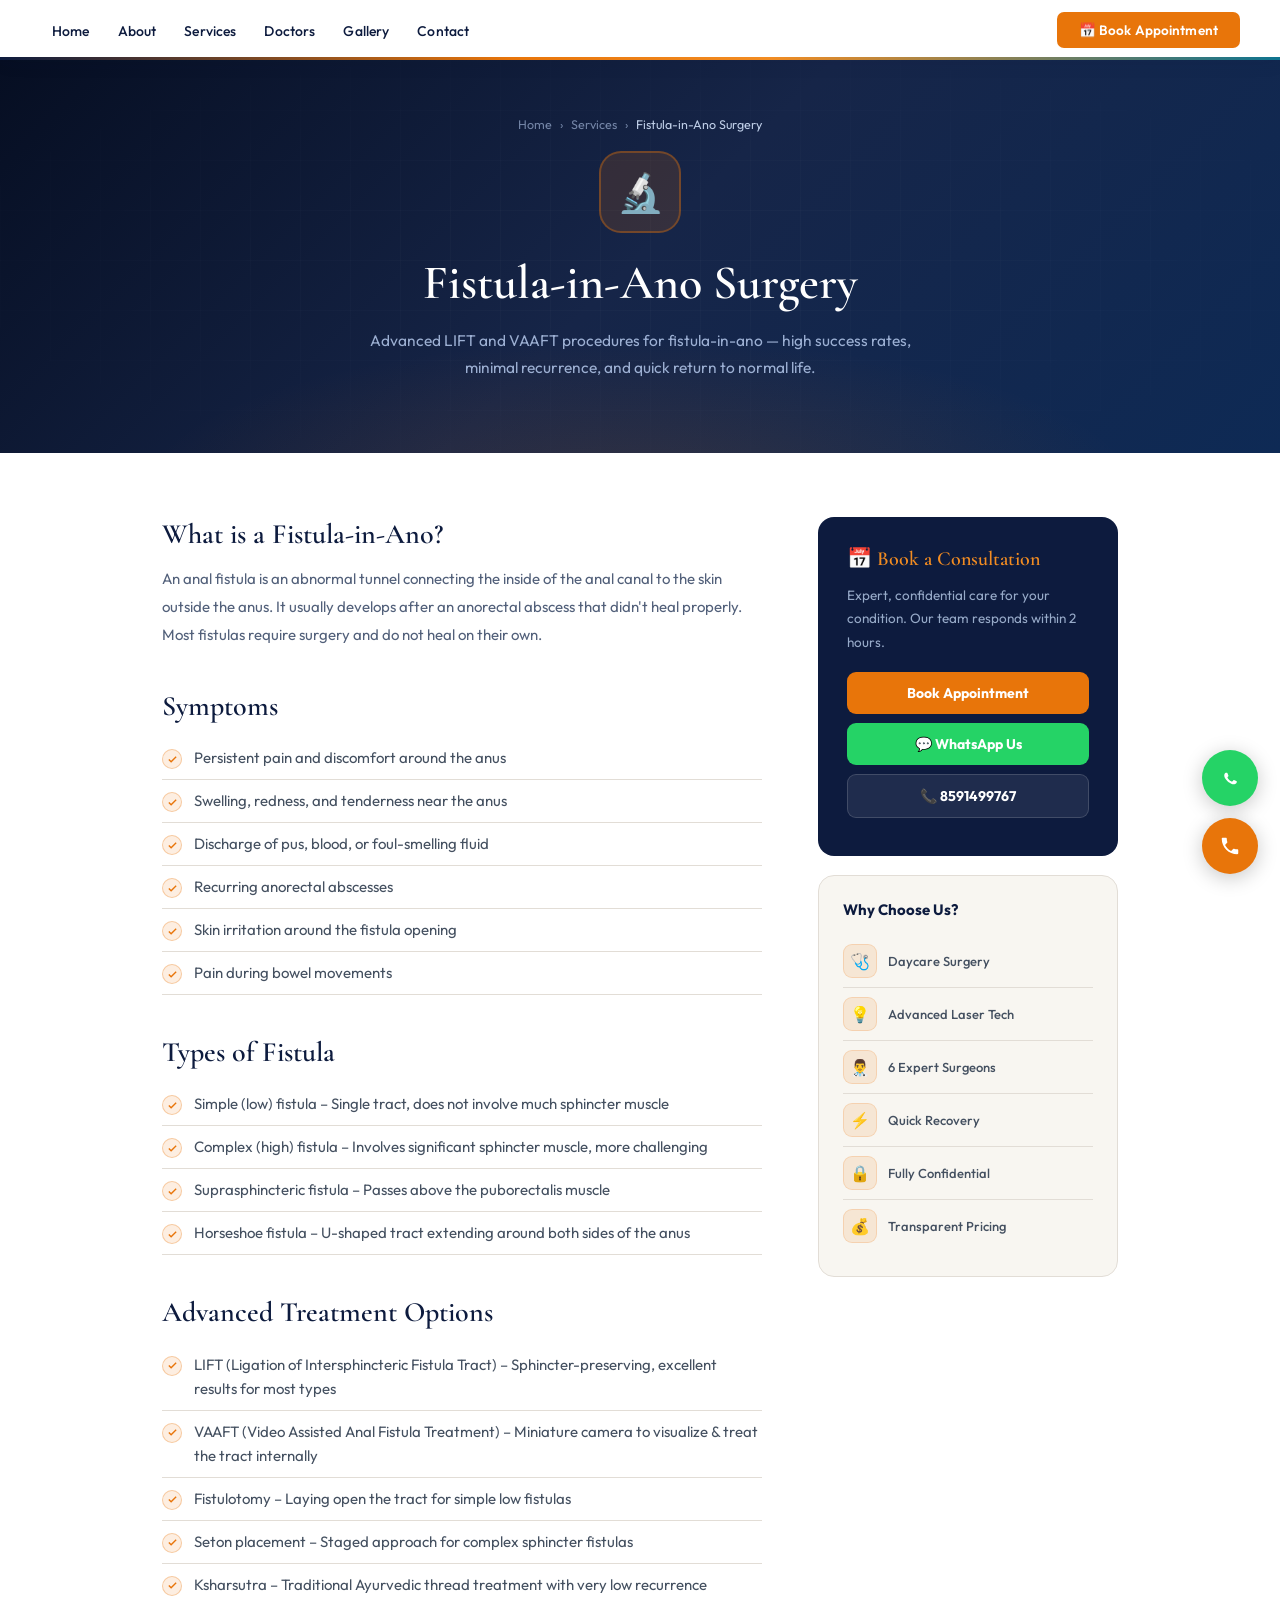
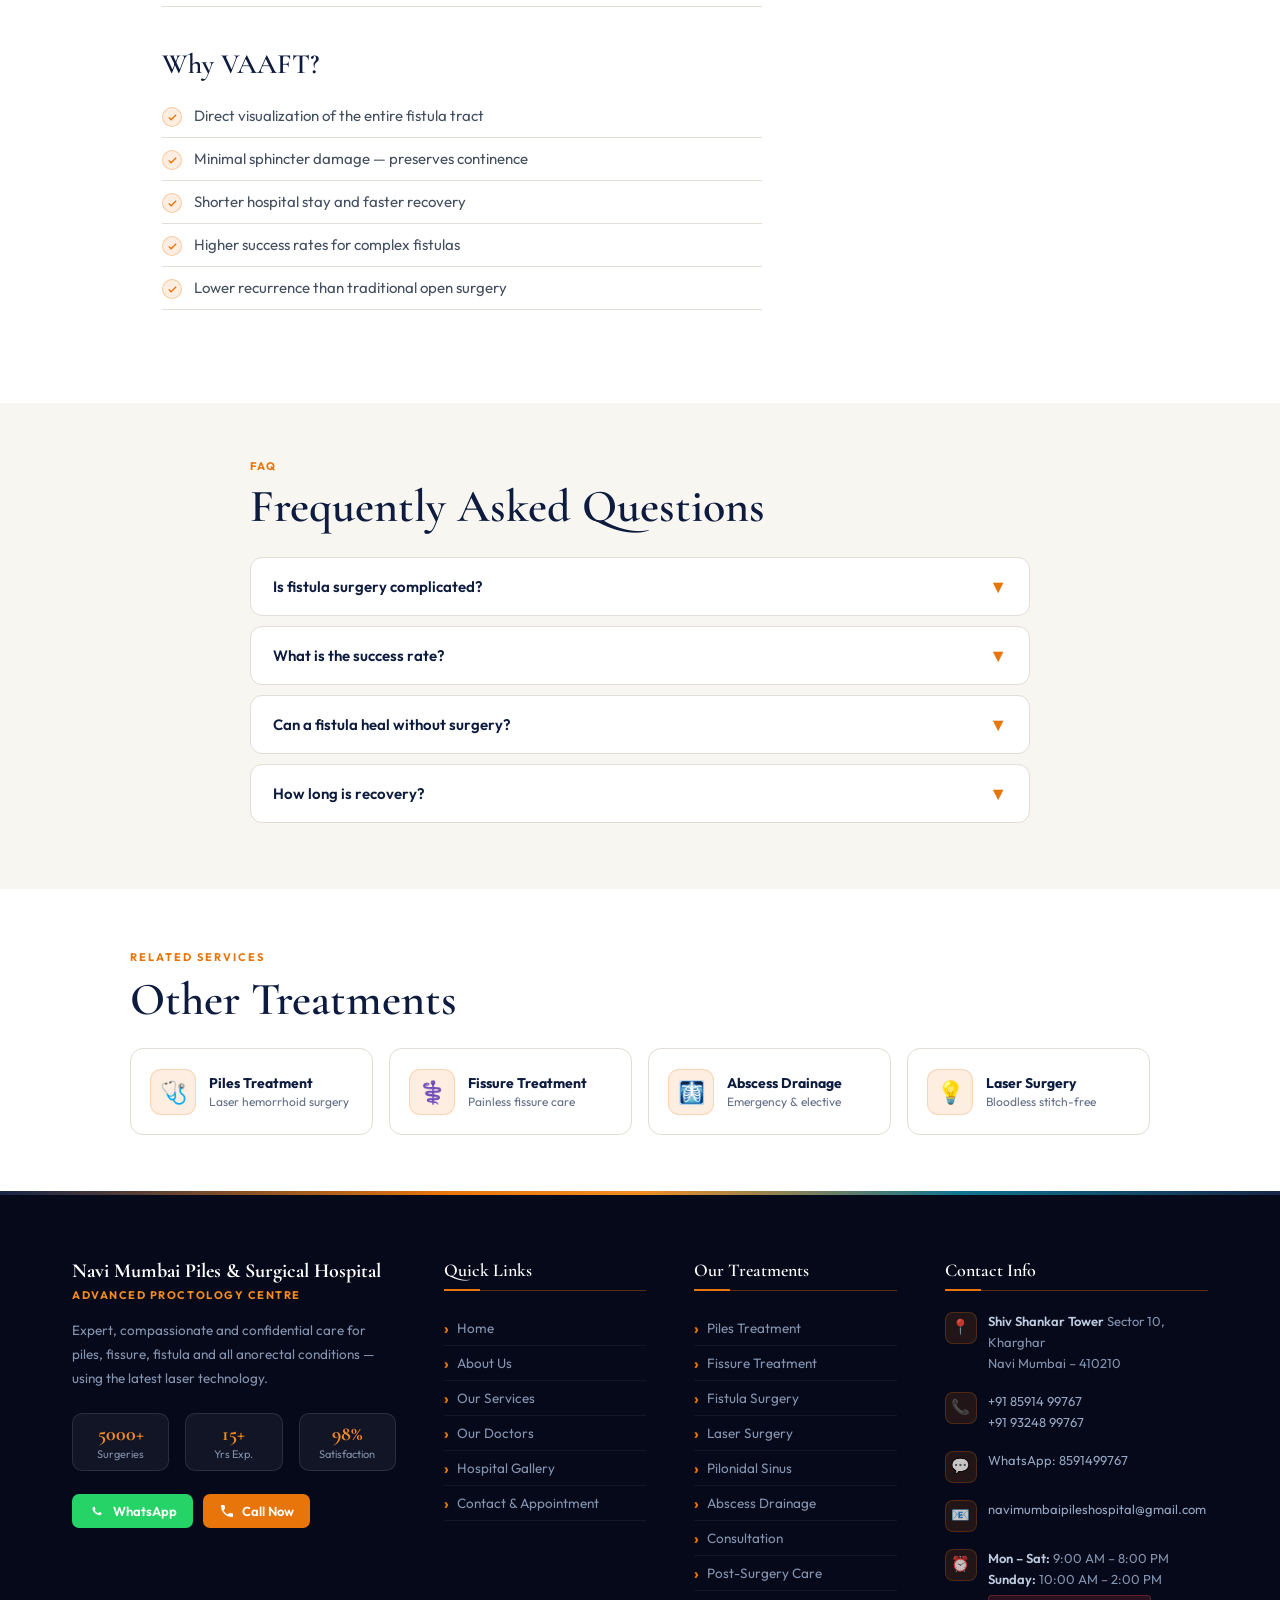
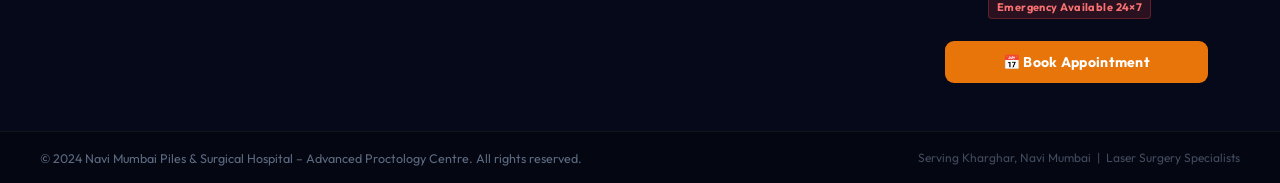
<file: services/fistula.html>
<!DOCTYPE html>
<html lang="en">
<head>
  <meta charset="UTF-8"/>
  <meta name="viewport" content="width=device-width, initial-scale=1.0"/>
  <title>Fistula-in-Ano Surgery – Navi Mumbai Piles &amp; Surgical Hospital</title>
  <meta name="description" content="Advanced LIFT and VAAFT procedures for fistula-in-ano — high success rates, minimal recurrence, and quick return to normal life."/>
  <link rel="preconnect" href="https://fonts.googleapis.com"/>
  <link rel="preconnect" href="https://fonts.gstatic.com" crossorigin/>
  <link href="https://fonts.googleapis.com/css2?family=Cormorant+Garamond:ital,wght@0,500;0,600;0,700;1,500;1,600&family=Outfit:wght@300;400;500;600;700&display=swap" rel="stylesheet"/>
  <link rel="stylesheet" href="../style.css"/>
</head>
<body>

<nav>
  <ul class="nav-links">
    <li><a href="../index.html">Home</a></li>
    <li><a href="../index.html#about">About</a></li>
    <li><a href="../index.html#services" class="active">Services</a></li>
    <li><a href="../index.html#doctors">Doctors</a></li>
    <li><a href="../index.html#gallery">Gallery</a></li>
    <li><a href="../index.html#contact">Contact</a></li>
  </ul>
  <a href="../index.html#contact" class="nav-cta">📅 Book Appointment</a>
  <button class="hamburger" onclick="toggleMenu()" aria-label="Menu"><span></span><span></span><span></span></button>
</nav>
<div class="mobile-menu" id="mobileMenu">
  <a href="../index.html" onclick="closeMenu()">🏠 Home</a>
  <a href="../index.html#services" onclick="closeMenu()">🩺 All Services</a>
  <a href="../index.html#contact" onclick="closeMenu()">📅 Book Appointment</a>
</div>

<div class="service-page-hero">
  <div class="breadcrumb">
    <a href="../index.html">Home</a> <span>›</span>
    <a href="../index.html#services">Services</a> <span>›</span>
    <span style="color:rgba(210,225,250,0.9);">Fistula-in-Ano Surgery</span>
  </div>
  <div class="service-page-icon">🔬</div>
  <h1>Fistula-in-Ano Surgery</h1>
  <p>Advanced LIFT and VAAFT procedures for fistula-in-ano — high success rates, minimal recurrence, and quick return to normal life.</p>
</div>

<div class="service-page-content">
  <div class="service-page-main">

      <h2>What is a Fistula-in-Ano?</h2>
      <p>An anal fistula is an abnormal tunnel connecting the inside of the anal canal to the skin outside the anus. It usually develops after an anorectal abscess that didn't heal properly. Most fistulas require surgery and do not heal on their own.</p>

      <h2>Symptoms</h2>
      <ul>
        <li>Persistent pain and discomfort around the anus</li>
        <li>Swelling, redness, and tenderness near the anus</li>
        <li>Discharge of pus, blood, or foul-smelling fluid</li>
        <li>Recurring anorectal abscesses</li>
        <li>Skin irritation around the fistula opening</li>
        <li>Pain during bowel movements</li>
      </ul>

      <h2>Types of Fistula</h2>
      <ul>
        <li>Simple (low) fistula – Single tract, does not involve much sphincter muscle</li>
        <li>Complex (high) fistula – Involves significant sphincter muscle, more challenging</li>
        <li>Suprasphincteric fistula – Passes above the puborectalis muscle</li>
        <li>Horseshoe fistula – U-shaped tract extending around both sides of the anus</li>
      </ul>

      <h2>Advanced Treatment Options</h2>
      <ul>
        <li>LIFT (Ligation of Intersphincteric Fistula Tract) – Sphincter-preserving, excellent results for most types</li>
        <li>VAAFT (Video Assisted Anal Fistula Treatment) – Miniature camera to visualize & treat the tract internally</li>
        <li>Fistulotomy – Laying open the tract for simple low fistulas</li>
        <li>Seton placement – Staged approach for complex sphincter fistulas</li>
        <li>Ksharsutra – Traditional Ayurvedic thread treatment with very low recurrence</li>
      </ul>

      <h2>Why VAAFT?</h2>
      <ul>
        <li>Direct visualization of the entire fistula tract</li>
        <li>Minimal sphincter damage — preserves continence</li>
        <li>Shorter hospital stay and faster recovery</li>
        <li>Higher success rates for complex fistulas</li>
        <li>Lower recurrence than traditional open surgery</li>
      </ul>

  </div>

  <aside class="service-sidebar">
    <div class="sidebar-card">
      <h3>📅 Book a Consultation</h3>
      <p>Expert, confidential care for your condition. Our team responds within 2 hours.</p>
      <a href="../index.html#contact" class="sidebar-btn sidebar-btn-primary">Book Appointment</a>
      <a href="https://wa.me/918591499767?text=I%20want%20info%20about%20Fistula-in-Ano%20Surgery" target="_blank" rel="noopener" class="sidebar-btn sidebar-btn-wa">💬 WhatsApp Us</a>
      <a href="tel:+918591499767" class="sidebar-btn sidebar-btn-call">📞 8591499767</a>
    </div>
    <div class="sidebar-features">
      <h3>Why Choose Us?</h3>
      <div class="sidebar-feature-item"><div class="sidebar-feature-icon">🩺</div>Daycare Surgery</div>
      <div class="sidebar-feature-item"><div class="sidebar-feature-icon">💡</div>Advanced Laser Tech</div>
      <div class="sidebar-feature-item"><div class="sidebar-feature-icon">👨‍⚕️</div>6 Expert Surgeons</div>
      <div class="sidebar-feature-item"><div class="sidebar-feature-icon">⚡</div>Quick Recovery</div>
      <div class="sidebar-feature-item"><div class="sidebar-feature-icon">🔒</div>Fully Confidential</div>
      <div class="sidebar-feature-item"><div class="sidebar-feature-icon">💰</div>Transparent Pricing</div>
    </div>
  </aside>
</div>

<div class="faq-section">
  <div class="faq-inner">
    <span class="section-tag" style="display:block;margin-bottom:0.5rem;">FAQ</span>
    <h2 class="section-title" style="margin-bottom:1.6rem;">Frequently Asked Questions</h2>
    <div class="faq-item">
      <button class="faq-q" onclick="toggleFaq(this)">Is fistula surgery complicated? <span class="faq-arrow">▼</span></button>
      <div class="faq-a"><div class="faq-a-inner">Complexity depends on type and location. Simple fistulas are treated in a single daycare visit. Complex ones may need a staged approach. Our surgeons will guide you to the best option.</div></div>
    </div>
    <div class="faq-item">
      <button class="faq-q" onclick="toggleFaq(this)">What is the success rate? <span class="faq-arrow">▼</span></button>
      <div class="faq-a"><div class="faq-a-inner">With LIFT and VAAFT, our success rate exceeds 90%. Ksharsutra therapy also shows excellent long-term outcomes.</div></div>
    </div>
    <div class="faq-item">
      <button class="faq-q" onclick="toggleFaq(this)">Can a fistula heal without surgery? <span class="faq-arrow">▼</span></button>
      <div class="faq-a"><div class="faq-a-inner">Anal fistulas rarely heal on their own. Untreated, they cause recurring abscesses. Early surgical treatment is almost always recommended.</div></div>
    </div>
    <div class="faq-item">
      <button class="faq-q" onclick="toggleFaq(this)">How long is recovery? <span class="faq-arrow">▼</span></button>
      <div class="faq-a"><div class="faq-a-inner">For LIFT and VAAFT, most patients are back to light activities in 3–5 days. Complete healing takes 4–6 weeks depending on complexity.</div></div>
    </div>

  </div>
</div>

<div class="related-services">
  <div style="max-width:1020px;margin:0 auto;">
    <span class="section-tag">Related Services</span>
    <h2 class="section-title" style="margin-bottom:1.5rem;">Other Treatments</h2>
    <div class="related-grid">
      <a href="piles.html" class="related-card"><div class="related-card-icon">🩺</div><div><h4>Piles Treatment</h4><p>Laser hemorrhoid surgery</p></div></a>
      <a href="fissure.html" class="related-card"><div class="related-card-icon">⚕️</div><div><h4>Fissure Treatment</h4><p>Painless fissure care</p></div></a>
      <a href="abscess.html" class="related-card"><div class="related-card-icon">🩻</div><div><h4>Abscess Drainage</h4><p>Emergency & elective</p></div></a>
      <a href="laser.html" class="related-card"><div class="related-card-icon">💡</div><div><h4>Laser Surgery</h4><p>Bloodless stitch-free</p></div></a>

    </div>
  </div>
</div>

<footer class="site-footer">
  <div class="footer-accent-bar"></div>
  <div class="footer-main">
    <div class="footer-grid">
      <div class="footer-col footer-brand-col">
        <div class="footer-brand-name">Navi Mumbai Piles &amp; Surgical Hospital</div>
        <div class="footer-brand-tag">Advanced Proctology Centre</div>
        <p class="footer-brand-desc">Expert, compassionate and confidential care for piles, fissure, fistula and all anorectal conditions — using the latest laser technology.</p>
        <div class="footer-trust-row">
          <div class="footer-trust-stat"><span>5000+</span>Surgeries</div>
          <div class="footer-trust-stat"><span>15+</span>Yrs Exp.</div>
          <div class="footer-trust-stat"><span>98%</span>Satisfaction</div>
        </div>
        <div class="footer-social-row">
          <a href="https://wa.me/918591499767" target="_blank" rel="noopener" class="footer-social-btn footer-wa">
            <svg width="18" height="18" viewBox="0 0 24 24" fill="currentColor"><path d="M17.472 14.382c-.297-.149-1.758-.867-2.03-.967-.273-.099-.471-.148-.67.15-.197.297-.767.966-.94 1.164-.173.199-.347.223-.644.075-.297-.15-1.255-.463-2.39-1.475-.883-.788-1.48-1.761-1.653-2.059-.173-.297-.018-.458.13-.606.134-.133.298-.347.446-.52.149-.174.198-.298.298-.497.099-.198.05-.371-.025-.52-.075-.149-.669-1.612-.916-2.207-.242-.579-.487-.5-.669-.51-.173-.008-.371-.01-.57-.01-.198 0-.52.074-.792.372-.272.297-1.04 1.016-1.04 2.479 0 1.462 1.065 2.875 1.213 3.074.149.198 2.096 3.2 5.077 4.487.709.306 1.262.489 1.694.625.712.227 1.36.195 1.871.118.571-.085 1.758-.719 2.006-1.413.248-.694.248-1.289.173-1.413-.074-.124-.272-.198-.57-.347"/></svg>
            WhatsApp
          </a>
          <a href="tel:+918591499767" class="footer-social-btn footer-call">
            <svg width="16" height="16" viewBox="0 0 24 24" fill="currentColor"><path d="M6.62 10.79c1.44 2.83 3.76 5.14 6.59 6.59l2.2-2.2c.27-.27.67-.36 1.02-.24 1.12.37 2.33.57 3.57.57.55 0 1 .45 1 1V20c0 .55-.45 1-1 1-9.39 0-17-7.61-17-17 0-.55.45-1 1-1h3.5c.55 0 1 .45 1 1 0 1.25.2 2.45.57 3.57.11.35.03.74-.25 1.02l-2.2 2.2z"/></svg>
            Call Now
          </a>
        </div>
      </div>
      <div class="footer-col">
        <h4 class="footer-col-title">Quick Links</h4>
        <ul class="footer-links">
          <li><a href="../index.html#home">Home</a></li>
          <li><a href="../index.html#about">About Us</a></li>
          <li><a href="../index.html#services">Our Services</a></li>
          <li><a href="../index.html#doctors">Our Doctors</a></li>
          <li><a href="../index.html#gallery">Hospital Gallery</a></li>
          <li><a href="../index.html#contact">Contact &amp; Appointment</a></li>
        </ul>
      </div>
      <div class="footer-col">
        <h4 class="footer-col-title">Our Treatments</h4>
        <ul class="footer-links">
          <li><a href="piles.html">Piles Treatment</a></li>
          <li><a href="fissure.html">Fissure Treatment</a></li>
          <li><a href="fistula.html">Fistula Surgery</a></li>
          <li><a href="laser.html">Laser Surgery</a></li>
          <li><a href="pilonidal.html">Pilonidal Sinus</a></li>
          <li><a href="abscess.html">Abscess Drainage</a></li>
          <li><a href="consultation.html">Consultation</a></li>
          <li><a href="post-surgery.html">Post-Surgery Care</a></li>
        </ul>
      </div>
      <div class="footer-col">
        <h4 class="footer-col-title">Contact Info</h4>
        <ul class="footer-contact-list">
          <li>
            <div class="footer-contact-icon">📍</div>
            <div><strong>Shiv Shankar Tower</strong> Sector 10, Kharghar<br>Navi Mumbai – 410210</div>
          </li>
          <li>
            <div class="footer-contact-icon">📞</div>
            <div><a href="tel:+918591499767">+91 85914 99767</a><br><a href="tel:+919324899767">+91 93248 99767</a></div>
          </li>
          <li>
            <div class="footer-contact-icon">💬</div>
            <div><a href="https://wa.me/918591499767" target="_blank" rel="noopener">WhatsApp: 8591499767</a></div>
          </li>
          <li>
            <div class="footer-contact-icon">📧</div>
            <div><a href="mailto:navimumbaipileshospital@gmail.com">navimumbaipileshospital@gmail.com</a></div>
          </li>
          <li>
            <div class="footer-contact-icon">⏰</div>
            <div>
              <strong>Mon – Sat:</strong> 9:00 AM – 8:00 PM<br>
              <strong>Sunday:</strong> 10:00 AM – 2:00 PM<br>
              <span class="footer-emergency">Emergency Available 24×7</span>
            </div>
          </li>
        </ul>
        <a href="../index.html#contact" class="footer-appt-btn">📅 Book Appointment</a>
      </div>
    </div>
  </div>
  <div class="footer-bottom">
    <div class="footer-bottom-inner">
      <p>© 2024 Navi Mumbai Piles &amp; Surgical Hospital – Advanced Proctology Centre. All rights reserved.</p>
      <p class="footer-bottom-right">Serving Kharghar, Navi Mumbai &nbsp;|&nbsp; Laser Surgery Specialists</p>
    </div>
  </div>
</footer>
 
<!-- FLOATING BUTTONS -->
<div class="float-btns">
  <div class="float-btn-wrap">
    <span class="float-label">WhatsApp Us</span>
    <a href="https://wa.me/918591499767" class="float-btn float-wa" target="_blank" rel="noopener" aria-label="WhatsApp">
      <svg width="25" height="25" viewBox="0 0 24 24" fill="white"><path d="M17.472 14.382c-.297-.149-1.758-.867-2.03-.967-.273-.099-.471-.148-.67.15-.197.297-.767.966-.94 1.164-.173.199-.347.223-.644.075-.297-.15-1.255-.463-2.39-1.475-.883-.788-1.48-1.761-1.653-2.059-.173-.297-.018-.458.13-.606.134-.133.298-.347.446-.52.149-.174.198-.298.298-.497.099-.198.05-.371-.025-.52-.075-.149-.669-1.612-.916-2.207-.242-.579-.487-.5-.669-.51-.173-.008-.371-.01-.57-.01-.198 0-.52.074-.792.372-.272.297-1.04 1.016-1.04 2.479 0 1.462 1.065 2.875 1.213 3.074.149.198 2.096 3.2 5.077 4.487.709.306 1.262.489 1.694.625.712.227 1.36.195 1.871.118.571-.085 1.758-.719 2.006-1.413.248-.694.248-1.289.173-1.413-.074-.124-.272-.198-.57-.347"/></svg>
    </a>
  </div>
  <div class="float-btn-wrap">
    <span class="float-label">Call Us Now</span>
    <a href="tel:+918591499767" class="float-btn float-ph" aria-label="Call now">
      <svg width="22" height="22" viewBox="0 0 24 24" fill="white"><path d="M6.62 10.79c1.44 2.83 3.76 5.14 6.59 6.59l2.2-2.2c.27-.27.67-.36 1.02-.24 1.12.37 2.33.57 3.57.57.55 0 1 .45 1 1V20c0 .55-.45 1-1 1-9.39 0-17-7.61-17-17 0-.55.45-1 1-1h3.5c.55 0 1 .45 1 1 0 1.25.2 2.45.57 3.57.11.35.03.74-.25 1.02l-2.2 2.2z"/></svg>
    </a>
  </div>
</div>
 
<script src="../script.js"></script>
</body>
</html>
</file>
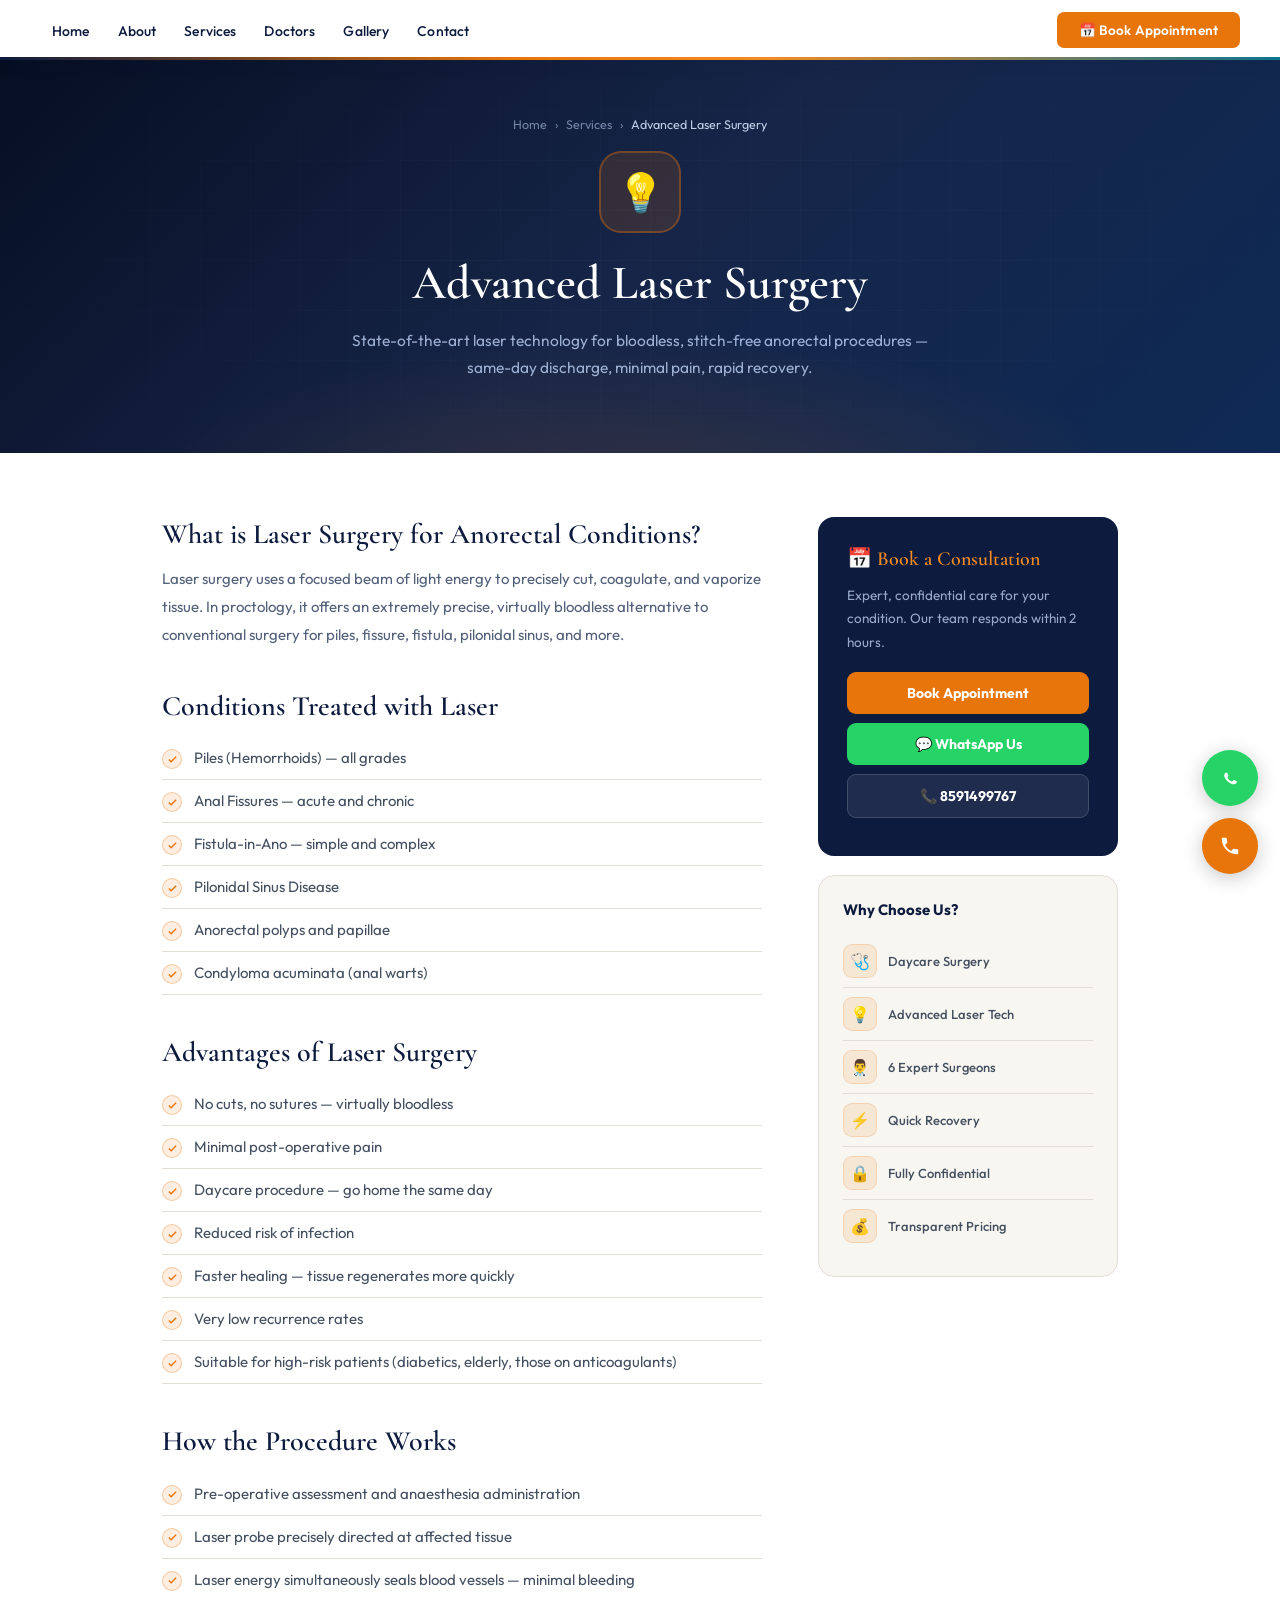
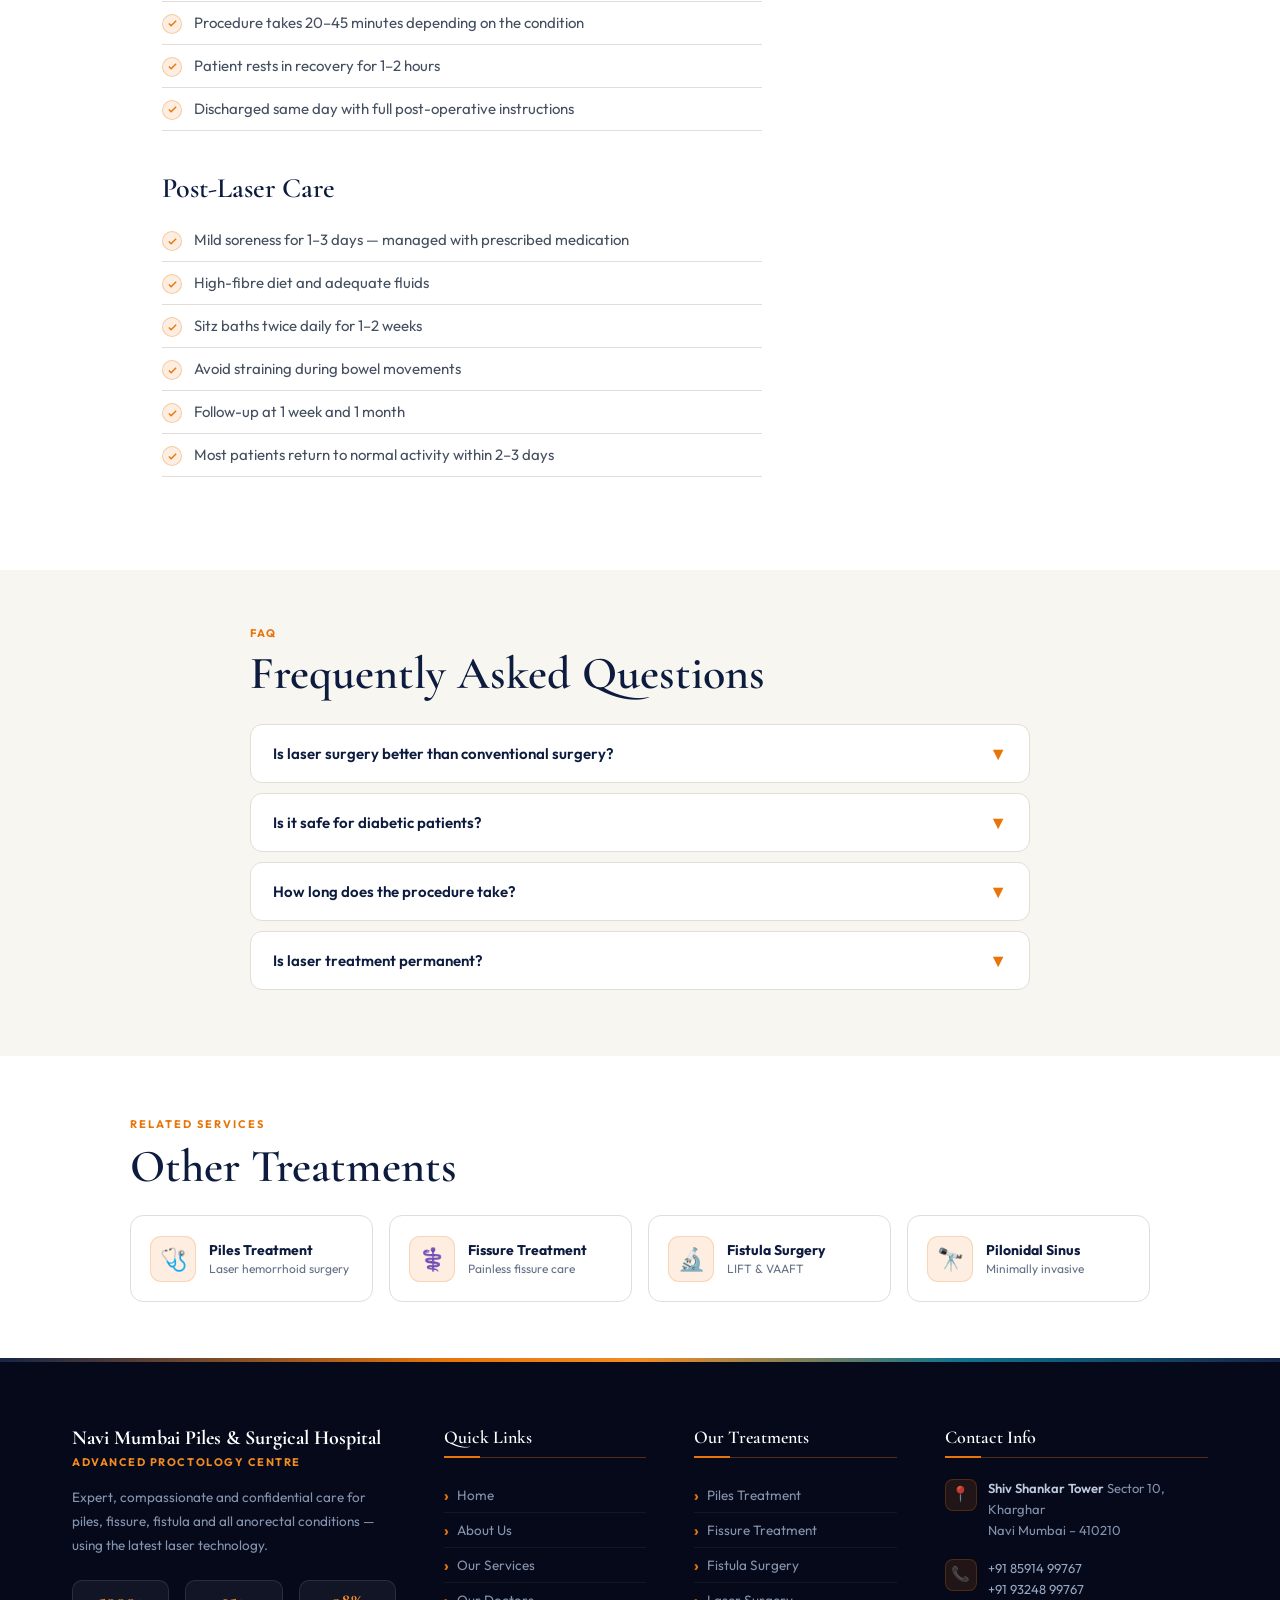
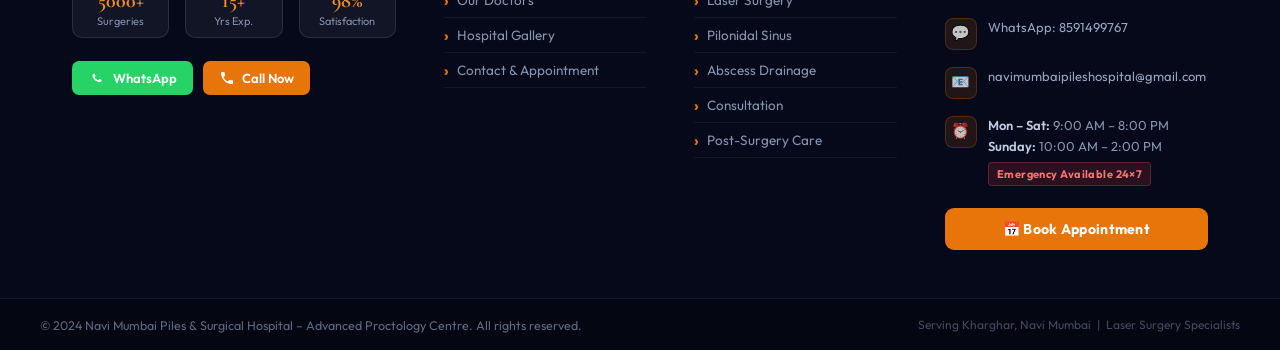
<file: services/laser.html>
<!DOCTYPE html>
<html lang="en">
<head>
  <meta charset="UTF-8"/>
  <meta name="viewport" content="width=device-width, initial-scale=1.0"/>
  <title>Advanced Laser Surgery – Navi Mumbai Piles &amp; Surgical Hospital</title>
  <meta name="description" content="State-of-the-art laser technology for bloodless, stitch-free anorectal procedures — same-day discharge, minimal pain, rapid recovery."/>
  <link rel="preconnect" href="https://fonts.googleapis.com"/>
  <link rel="preconnect" href="https://fonts.gstatic.com" crossorigin/>
  <link href="https://fonts.googleapis.com/css2?family=Cormorant+Garamond:ital,wght@0,500;0,600;0,700;1,500;1,600&family=Outfit:wght@300;400;500;600;700&display=swap" rel="stylesheet"/>
  <link rel="stylesheet" href="../style.css"/>
</head>
<body>

<nav>
  <ul class="nav-links">
    <li><a href="../index.html">Home</a></li>
    <li><a href="../index.html#about">About</a></li>
    <li><a href="../index.html#services" class="active">Services</a></li>
    <li><a href="../index.html#doctors">Doctors</a></li>
    <li><a href="../index.html#gallery">Gallery</a></li>
    <li><a href="../index.html#contact">Contact</a></li>
  </ul>
  <a href="../index.html#contact" class="nav-cta">📅 Book Appointment</a>
  <button class="hamburger" onclick="toggleMenu()" aria-label="Menu"><span></span><span></span><span></span></button>
</nav>
<div class="mobile-menu" id="mobileMenu">
  <a href="../index.html" onclick="closeMenu()">🏠 Home</a>
  <a href="../index.html#services" onclick="closeMenu()">🩺 All Services</a>
  <a href="../index.html#contact" onclick="closeMenu()">📅 Book Appointment</a>
</div>

<div class="service-page-hero">
  <div class="breadcrumb">
    <a href="../index.html">Home</a> <span>›</span>
    <a href="../index.html#services">Services</a> <span>›</span>
    <span style="color:rgba(210,225,250,0.9);">Advanced Laser Surgery</span>
  </div>
  <div class="service-page-icon">💡</div>
  <h1>Advanced Laser Surgery</h1>
  <p>State-of-the-art laser technology for bloodless, stitch-free anorectal procedures — same-day discharge, minimal pain, rapid recovery.</p>
</div>

<div class="service-page-content">
  <div class="service-page-main">

      <h2>What is Laser Surgery for Anorectal Conditions?</h2>
      <p>Laser surgery uses a focused beam of light energy to precisely cut, coagulate, and vaporize tissue. In proctology, it offers an extremely precise, virtually bloodless alternative to conventional surgery for piles, fissure, fistula, pilonidal sinus, and more.</p>

      <h2>Conditions Treated with Laser</h2>
      <ul>
        <li>Piles (Hemorrhoids) — all grades</li>
        <li>Anal Fissures — acute and chronic</li>
        <li>Fistula-in-Ano — simple and complex</li>
        <li>Pilonidal Sinus Disease</li>
        <li>Anorectal polyps and papillae</li>
        <li>Condyloma acuminata (anal warts)</li>
      </ul>

      <h2>Advantages of Laser Surgery</h2>
      <ul>
        <li>No cuts, no sutures — virtually bloodless</li>
        <li>Minimal post-operative pain</li>
        <li>Daycare procedure — go home the same day</li>
        <li>Reduced risk of infection</li>
        <li>Faster healing — tissue regenerates more quickly</li>
        <li>Very low recurrence rates</li>
        <li>Suitable for high-risk patients (diabetics, elderly, those on anticoagulants)</li>
      </ul>

      <h2>How the Procedure Works</h2>
      <ul>
        <li>Pre-operative assessment and anaesthesia administration</li>
        <li>Laser probe precisely directed at affected tissue</li>
        <li>Laser energy simultaneously seals blood vessels — minimal bleeding</li>
        <li>Procedure takes 20–45 minutes depending on the condition</li>
        <li>Patient rests in recovery for 1–2 hours</li>
        <li>Discharged same day with full post-operative instructions</li>
      </ul>

      <h2>Post-Laser Care</h2>
      <ul>
        <li>Mild soreness for 1–3 days — managed with prescribed medication</li>
        <li>High-fibre diet and adequate fluids</li>
        <li>Sitz baths twice daily for 1–2 weeks</li>
        <li>Avoid straining during bowel movements</li>
        <li>Follow-up at 1 week and 1 month</li>
        <li>Most patients return to normal activity within 2–3 days</li>
      </ul>

  </div>

  <aside class="service-sidebar">
    <div class="sidebar-card">
      <h3>📅 Book a Consultation</h3>
      <p>Expert, confidential care for your condition. Our team responds within 2 hours.</p>
      <a href="../index.html#contact" class="sidebar-btn sidebar-btn-primary">Book Appointment</a>
      <a href="https://wa.me/918591499767?text=I%20want%20info%20about%20Advanced%20Laser%20Surgery" target="_blank" rel="noopener" class="sidebar-btn sidebar-btn-wa">💬 WhatsApp Us</a>
      <a href="tel:+918591499767" class="sidebar-btn sidebar-btn-call">📞 8591499767</a>
    </div>
    <div class="sidebar-features">
      <h3>Why Choose Us?</h3>
      <div class="sidebar-feature-item"><div class="sidebar-feature-icon">🩺</div>Daycare Surgery</div>
      <div class="sidebar-feature-item"><div class="sidebar-feature-icon">💡</div>Advanced Laser Tech</div>
      <div class="sidebar-feature-item"><div class="sidebar-feature-icon">👨‍⚕️</div>6 Expert Surgeons</div>
      <div class="sidebar-feature-item"><div class="sidebar-feature-icon">⚡</div>Quick Recovery</div>
      <div class="sidebar-feature-item"><div class="sidebar-feature-icon">🔒</div>Fully Confidential</div>
      <div class="sidebar-feature-item"><div class="sidebar-feature-icon">💰</div>Transparent Pricing</div>
    </div>
  </aside>
</div>

<div class="faq-section">
  <div class="faq-inner">
    <span class="section-tag" style="display:block;margin-bottom:0.5rem;">FAQ</span>
    <h2 class="section-title" style="margin-bottom:1.6rem;">Frequently Asked Questions</h2>
    <div class="faq-item">
      <button class="faq-q" onclick="toggleFaq(this)">Is laser surgery better than conventional surgery? <span class="faq-arrow">▼</span></button>
      <div class="faq-a"><div class="faq-a-inner">In most cases, yes. Laser surgery offers less pain, less bleeding, quicker recovery, and comparable or better success rates.</div></div>
    </div>
    <div class="faq-item">
      <button class="faq-q" onclick="toggleFaq(this)">Is it safe for diabetic patients? <span class="faq-arrow">▼</span></button>
      <div class="faq-a"><div class="faq-a-inner">Yes. Laser surgery is especially suitable for diabetics due to minimal bleeding and reduced infection risk.</div></div>
    </div>
    <div class="faq-item">
      <button class="faq-q" onclick="toggleFaq(this)">How long does the procedure take? <span class="faq-arrow">▼</span></button>
      <div class="faq-a"><div class="faq-a-inner">Between 20 and 45 minutes depending on the condition and complexity.</div></div>
    </div>
    <div class="faq-item">
      <button class="faq-q" onclick="toggleFaq(this)">Is laser treatment permanent? <span class="faq-arrow">▼</span></button>
      <div class="faq-a"><div class="faq-a-inner">Yes, with proper lifestyle changes. Recurrence rates after laser treatment are very low when combined with dietary and lifestyle modifications.</div></div>
    </div>

  </div>
</div>

<div class="related-services">
  <div style="max-width:1020px;margin:0 auto;">
    <span class="section-tag">Related Services</span>
    <h2 class="section-title" style="margin-bottom:1.5rem;">Other Treatments</h2>
    <div class="related-grid">
      <a href="piles.html" class="related-card"><div class="related-card-icon">🩺</div><div><h4>Piles Treatment</h4><p>Laser hemorrhoid surgery</p></div></a>
      <a href="fissure.html" class="related-card"><div class="related-card-icon">⚕️</div><div><h4>Fissure Treatment</h4><p>Painless fissure care</p></div></a>
      <a href="fistula.html" class="related-card"><div class="related-card-icon">🔬</div><div><h4>Fistula Surgery</h4><p>LIFT & VAAFT</p></div></a>
      <a href="pilonidal.html" class="related-card"><div class="related-card-icon">🔭</div><div><h4>Pilonidal Sinus</h4><p>Minimally invasive</p></div></a>

    </div>
  </div>
</div>

<footer class="site-footer">
  <div class="footer-accent-bar"></div>
  <div class="footer-main">
    <div class="footer-grid">
      <div class="footer-col footer-brand-col">
        <div class="footer-brand-name">Navi Mumbai Piles &amp; Surgical Hospital</div>
        <div class="footer-brand-tag">Advanced Proctology Centre</div>
        <p class="footer-brand-desc">Expert, compassionate and confidential care for piles, fissure, fistula and all anorectal conditions — using the latest laser technology.</p>
        <div class="footer-trust-row">
          <div class="footer-trust-stat"><span>5000+</span>Surgeries</div>
          <div class="footer-trust-stat"><span>15+</span>Yrs Exp.</div>
          <div class="footer-trust-stat"><span>98%</span>Satisfaction</div>
        </div>
        <div class="footer-social-row">
          <a href="https://wa.me/918591499767" target="_blank" rel="noopener" class="footer-social-btn footer-wa">
            <svg width="18" height="18" viewBox="0 0 24 24" fill="currentColor"><path d="M17.472 14.382c-.297-.149-1.758-.867-2.03-.967-.273-.099-.471-.148-.67.15-.197.297-.767.966-.94 1.164-.173.199-.347.223-.644.075-.297-.15-1.255-.463-2.39-1.475-.883-.788-1.48-1.761-1.653-2.059-.173-.297-.018-.458.13-.606.134-.133.298-.347.446-.52.149-.174.198-.298.298-.497.099-.198.05-.371-.025-.52-.075-.149-.669-1.612-.916-2.207-.242-.579-.487-.5-.669-.51-.173-.008-.371-.01-.57-.01-.198 0-.52.074-.792.372-.272.297-1.04 1.016-1.04 2.479 0 1.462 1.065 2.875 1.213 3.074.149.198 2.096 3.2 5.077 4.487.709.306 1.262.489 1.694.625.712.227 1.36.195 1.871.118.571-.085 1.758-.719 2.006-1.413.248-.694.248-1.289.173-1.413-.074-.124-.272-.198-.57-.347"/></svg>
            WhatsApp
          </a>
          <a href="tel:+918591499767" class="footer-social-btn footer-call">
            <svg width="16" height="16" viewBox="0 0 24 24" fill="currentColor"><path d="M6.62 10.79c1.44 2.83 3.76 5.14 6.59 6.59l2.2-2.2c.27-.27.67-.36 1.02-.24 1.12.37 2.33.57 3.57.57.55 0 1 .45 1 1V20c0 .55-.45 1-1 1-9.39 0-17-7.61-17-17 0-.55.45-1 1-1h3.5c.55 0 1 .45 1 1 0 1.25.2 2.45.57 3.57.11.35.03.74-.25 1.02l-2.2 2.2z"/></svg>
            Call Now
          </a>
        </div>
      </div>
      <div class="footer-col">
        <h4 class="footer-col-title">Quick Links</h4>
        <ul class="footer-links">
          <li><a href="../index.html#home">Home</a></li>
          <li><a href="../index.html#about">About Us</a></li>
          <li><a href="../index.html#services">Our Services</a></li>
          <li><a href="../index.html#doctors">Our Doctors</a></li>
          <li><a href="../index.html#gallery">Hospital Gallery</a></li>
          <li><a href="../index.html#contact">Contact &amp; Appointment</a></li>
        </ul>
      </div>
      <div class="footer-col">
        <h4 class="footer-col-title">Our Treatments</h4>
        <ul class="footer-links">
          <li><a href="piles.html">Piles Treatment</a></li>
          <li><a href="fissure.html">Fissure Treatment</a></li>
          <li><a href="fistula.html">Fistula Surgery</a></li>
          <li><a href="laser.html">Laser Surgery</a></li>
          <li><a href="pilonidal.html">Pilonidal Sinus</a></li>
          <li><a href="abscess.html">Abscess Drainage</a></li>
          <li><a href="consultation.html">Consultation</a></li>
          <li><a href="post-surgery.html">Post-Surgery Care</a></li>
        </ul>
      </div>
      <div class="footer-col">
        <h4 class="footer-col-title">Contact Info</h4>
        <ul class="footer-contact-list">
          <li>
            <div class="footer-contact-icon">📍</div>
            <div><strong>Shiv Shankar Tower</strong> Sector 10, Kharghar<br>Navi Mumbai – 410210</div>
          </li>
          <li>
            <div class="footer-contact-icon">📞</div>
            <div><a href="tel:+918591499767">+91 85914 99767</a><br><a href="tel:+919324899767">+91 93248 99767</a></div>
          </li>
          <li>
            <div class="footer-contact-icon">💬</div>
            <div><a href="https://wa.me/918591499767" target="_blank" rel="noopener">WhatsApp: 8591499767</a></div>
          </li>
          <li>
            <div class="footer-contact-icon">📧</div>
            <div><a href="mailto:navimumbaipileshospital@gmail.com">navimumbaipileshospital@gmail.com</a></div>
          </li>
          <li>
            <div class="footer-contact-icon">⏰</div>
            <div>
              <strong>Mon – Sat:</strong> 9:00 AM – 8:00 PM<br>
              <strong>Sunday:</strong> 10:00 AM – 2:00 PM<br>
              <span class="footer-emergency">Emergency Available 24×7</span>
            </div>
          </li>
        </ul>
        <a href="../index.html#contact" class="footer-appt-btn">📅 Book Appointment</a>
      </div>
    </div>
  </div>
  <div class="footer-bottom">
    <div class="footer-bottom-inner">
      <p>© 2024 Navi Mumbai Piles &amp; Surgical Hospital – Advanced Proctology Centre. All rights reserved.</p>
      <p class="footer-bottom-right">Serving Kharghar, Navi Mumbai &nbsp;|&nbsp; Laser Surgery Specialists</p>
    </div>
  </div>
</footer>
 
<!-- FLOATING BUTTONS -->
<div class="float-btns">
  <div class="float-btn-wrap">
    <span class="float-label">WhatsApp Us</span>
    <a href="https://wa.me/918591499767" class="float-btn float-wa" target="_blank" rel="noopener" aria-label="WhatsApp">
      <svg width="25" height="25" viewBox="0 0 24 24" fill="white"><path d="M17.472 14.382c-.297-.149-1.758-.867-2.03-.967-.273-.099-.471-.148-.67.15-.197.297-.767.966-.94 1.164-.173.199-.347.223-.644.075-.297-.15-1.255-.463-2.39-1.475-.883-.788-1.48-1.761-1.653-2.059-.173-.297-.018-.458.13-.606.134-.133.298-.347.446-.52.149-.174.198-.298.298-.497.099-.198.05-.371-.025-.52-.075-.149-.669-1.612-.916-2.207-.242-.579-.487-.5-.669-.51-.173-.008-.371-.01-.57-.01-.198 0-.52.074-.792.372-.272.297-1.04 1.016-1.04 2.479 0 1.462 1.065 2.875 1.213 3.074.149.198 2.096 3.2 5.077 4.487.709.306 1.262.489 1.694.625.712.227 1.36.195 1.871.118.571-.085 1.758-.719 2.006-1.413.248-.694.248-1.289.173-1.413-.074-.124-.272-.198-.57-.347"/></svg>
    </a>
  </div>
  <div class="float-btn-wrap">
    <span class="float-label">Call Us Now</span>
    <a href="tel:+918591499767" class="float-btn float-ph" aria-label="Call now">
      <svg width="22" height="22" viewBox="0 0 24 24" fill="white"><path d="M6.62 10.79c1.44 2.83 3.76 5.14 6.59 6.59l2.2-2.2c.27-.27.67-.36 1.02-.24 1.12.37 2.33.57 3.57.57.55 0 1 .45 1 1V20c0 .55-.45 1-1 1-9.39 0-17-7.61-17-17 0-.55.45-1 1-1h3.5c.55 0 1 .45 1 1 0 1.25.2 2.45.57 3.57.11.35.03.74-.25 1.02l-2.2 2.2z"/></svg>
    </a>
  </div>
</div>
 
<script src="../script.js"></script>
</body>
</html>
</file>
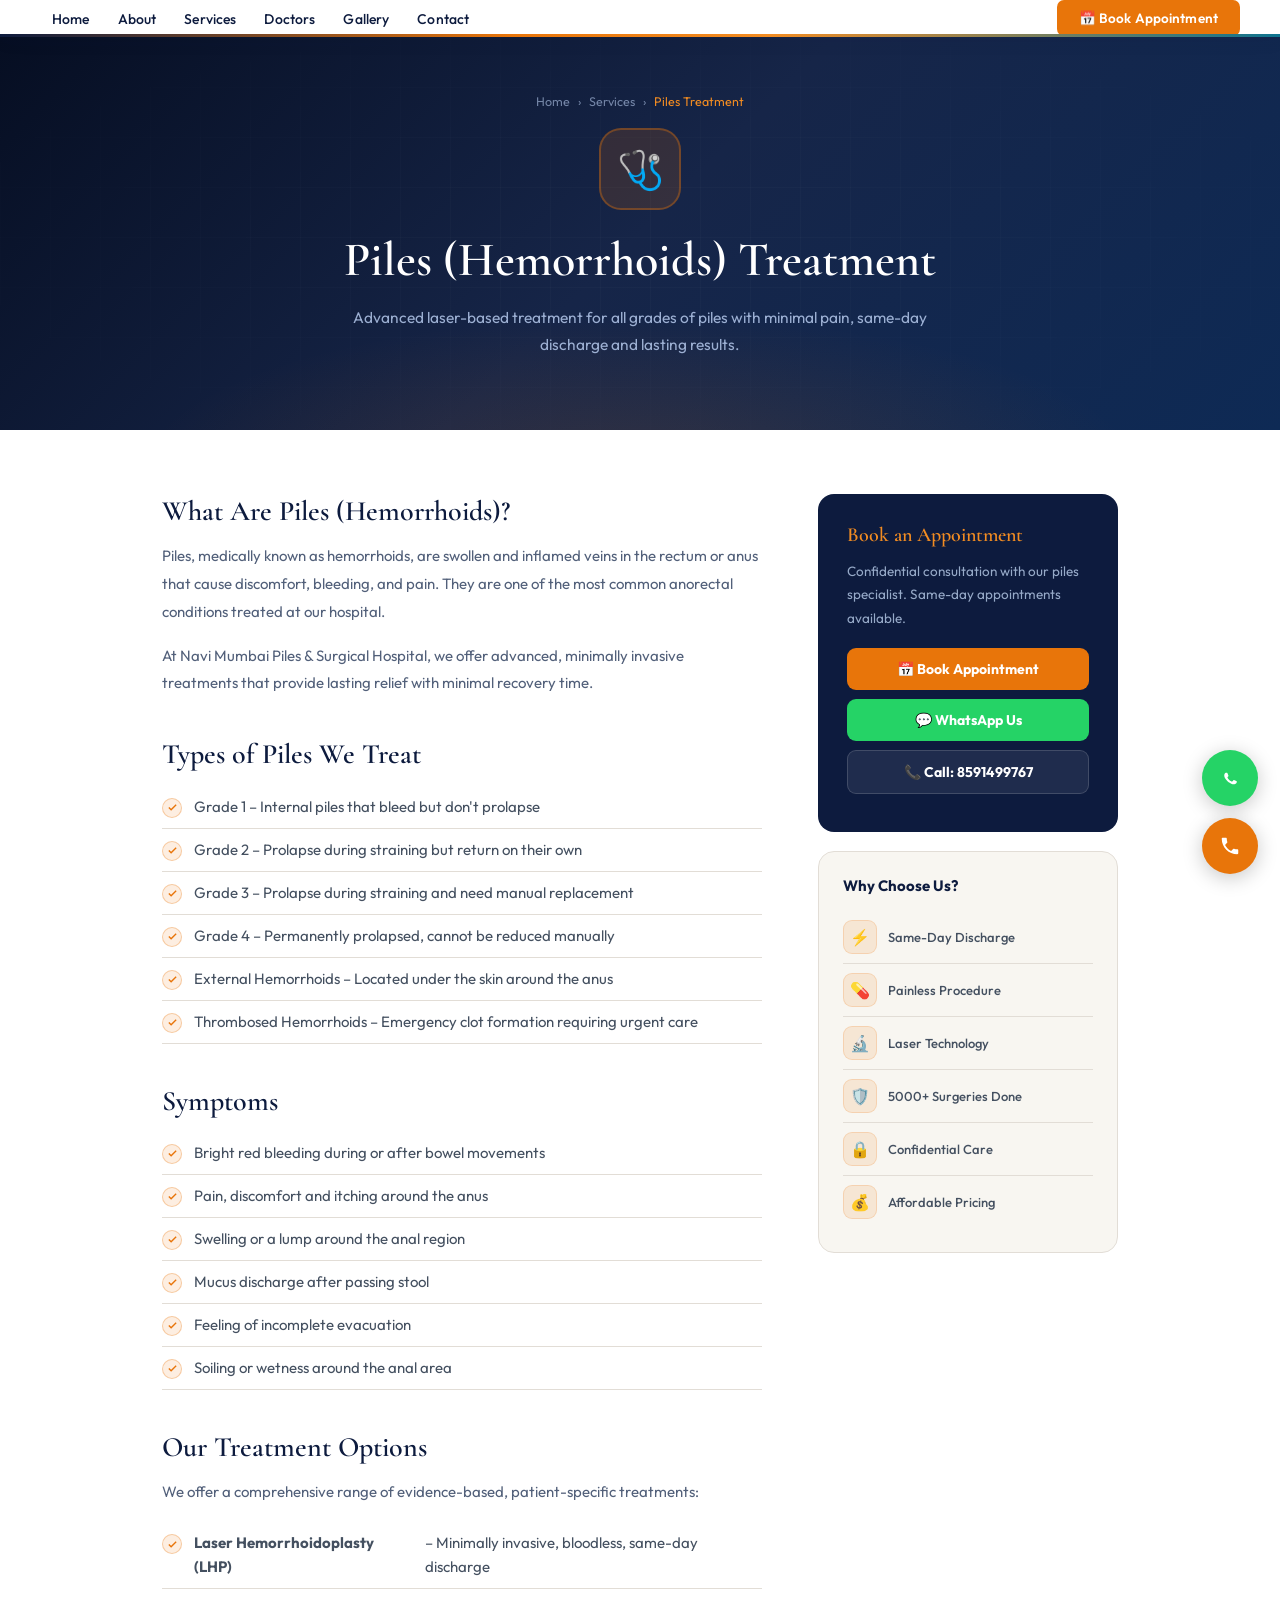
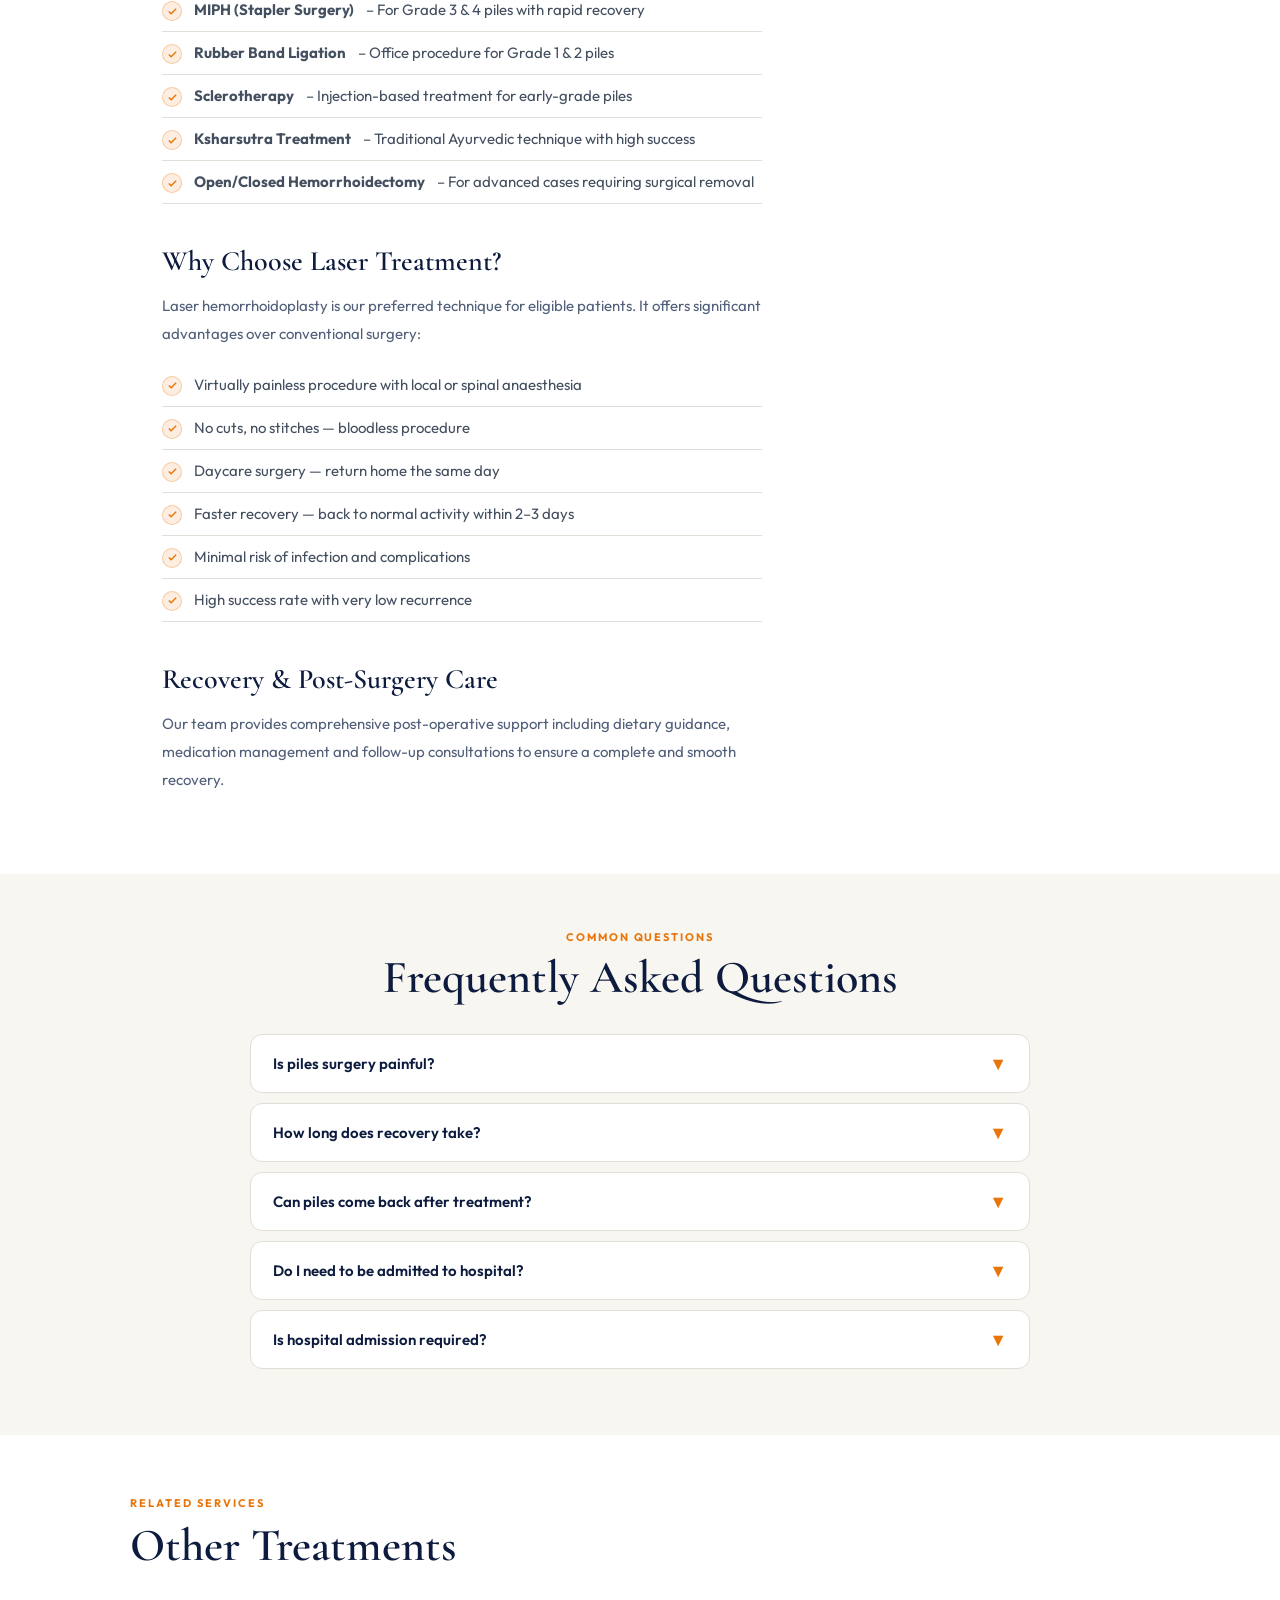
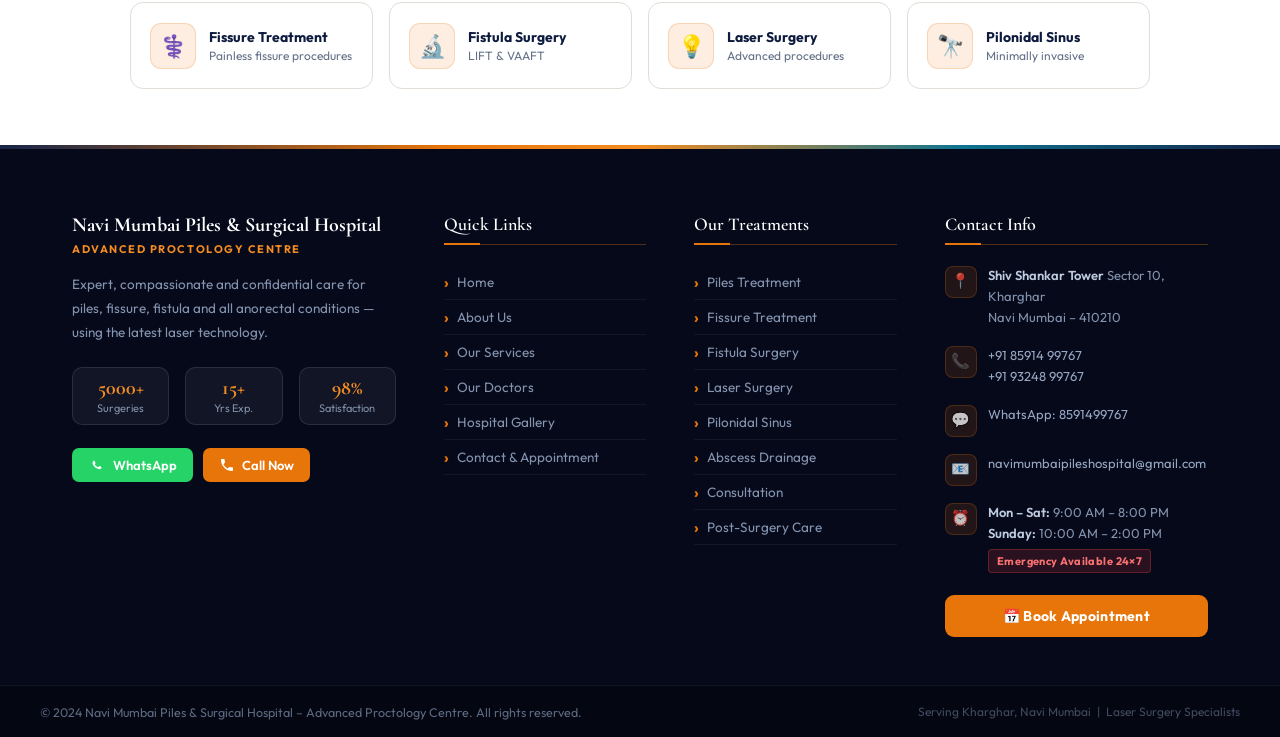
<file: services/piles.html>
<!DOCTYPE html>
<html lang="en">
<head>
  <meta charset="UTF-8" />
  <meta name="viewport" content="width=device-width, initial-scale=1.0" />
  <title>Piles (Hemorrhoids) Treatment – Navi Mumbai Piles &amp; Surgical Hospital</title>
  <meta name="description" content="Expert laser-based piles treatment in Navi Mumbai, Kharghar. Daycare surgery, minimal pain, same-day discharge. Call 8591499767." />
  <link rel="preconnect" href="https://fonts.googleapis.com" />
  <link rel="preconnect" href="https://fonts.gstatic.com" crossorigin />
  <link href="https://fonts.googleapis.com/css2?family=Cormorant+Garamond:ital,wght@0,500;0,600;0,700;1,500;1,600&family=Outfit:wght@300;400;500;600;700&display=swap" rel="stylesheet" />
  <link rel="stylesheet" href="../style.css" />
  <style>
    /* Ensure service page stretches full height so footer stays at bottom */
    html, body { height: 100%; }
    body { display: flex; flex-direction: column; }
    .page-main-content { flex: 1 0 auto; }
    .site-footer { flex-shrink: 0; }
  </style>
</head>
<body>

<!-- ═══════════ NAVBAR ═══════════ -->
<nav id="navbar">
  <ul class="nav-links">
    <li><a href="../index.html#home">Home</a></li>
    <li><a href="../index.html#about">About</a></li>
    <li><a href="../index.html#services">Services</a></li>
    <li><a href="../index.html#doctors">Doctors</a></li>
    <li><a href="../index.html#gallery">Gallery</a></li>
    <li><a href="../index.html#contact">Contact</a></li>
  </ul>
  <a href="../index.html#contact" class="nav-cta">📅 Book Appointment</a>
  <button class="hamburger" onclick="toggleMenu()" aria-label="Open menu" aria-expanded="false">
    <span></span><span></span><span></span>
  </button>
</nav>
<div class="mobile-menu" id="mobileMenu" role="navigation">
  <a href="../index.html#home"     onclick="closeMenu()">🏠 Home</a>
  <a href="../index.html#about"    onclick="closeMenu()">ℹ️ About Us</a>
  <a href="../index.html#services" onclick="closeMenu()">🩺 Services</a>
  <a href="../index.html#doctors"  onclick="closeMenu()">👨‍⚕️ Our Doctors</a>
  <a href="../index.html#gallery"  onclick="closeMenu()">🖼️ Gallery</a>
  <a href="../index.html#contact"  onclick="closeMenu()">📅 Book Appointment</a>
</div>

<!-- PAGE MAIN CONTENT WRAPPER -->
<div class="page-main-content">

  <!-- HERO -->
  <div class="service-page-hero">
    <div class="breadcrumb">
      <a href="../index.html">Home</a> <span>›</span>
      <a href="../index.html#services">Services</a> <span>›</span>
      <span style="color:var(--orange-warm);">Piles Treatment</span>
    </div>
    <div class="service-page-icon">🩺</div>
    <h1>Piles (Hemorrhoids) Treatment</h1>
    <p>Advanced laser-based treatment for all grades of piles with minimal pain, same-day discharge and lasting results.</p>
  </div>

  <!-- CONTENT -->
  <div class="service-page-content">
    <main class="service-page-main">
      <h2>What Are Piles (Hemorrhoids)?</h2>
      <p>Piles, medically known as hemorrhoids, are swollen and inflamed veins in the rectum or anus that cause discomfort, bleeding, and pain. They are one of the most common anorectal conditions treated at our hospital.</p>
      <p>At Navi Mumbai Piles & Surgical Hospital, we offer advanced, minimally invasive treatments that provide lasting relief with minimal recovery time.</p>

      <h2>Types of Piles We Treat</h2>
      <ul>
        <li>Grade 1 – Internal piles that bleed but don't prolapse</li>
        <li>Grade 2 – Prolapse during straining but return on their own</li>
        <li>Grade 3 – Prolapse during straining and need manual replacement</li>
        <li>Grade 4 – Permanently prolapsed, cannot be reduced manually</li>
        <li>External Hemorrhoids – Located under the skin around the anus</li>
        <li>Thrombosed Hemorrhoids – Emergency clot formation requiring urgent care</li>
      </ul>

      <h2>Symptoms</h2>
      <ul>
        <li>Bright red bleeding during or after bowel movements</li>
        <li>Pain, discomfort and itching around the anus</li>
        <li>Swelling or a lump around the anal region</li>
        <li>Mucus discharge after passing stool</li>
        <li>Feeling of incomplete evacuation</li>
        <li>Soiling or wetness around the anal area</li>
      </ul>

      <h2>Our Treatment Options</h2>
      <p>We offer a comprehensive range of evidence-based, patient-specific treatments:</p>
      <ul>
        <li><strong>Laser Hemorrhoidoplasty (LHP)</strong> – Minimally invasive, bloodless, same-day discharge</li>
        <li><strong>MIPH (Stapler Surgery)</strong> – For Grade 3 & 4 piles with rapid recovery</li>
        <li><strong>Rubber Band Ligation</strong> – Office procedure for Grade 1 & 2 piles</li>
        <li><strong>Sclerotherapy</strong> – Injection-based treatment for early-grade piles</li>
        <li><strong>Ksharsutra Treatment</strong> – Traditional Ayurvedic technique with high success</li>
        <li><strong>Open/Closed Hemorrhoidectomy</strong> – For advanced cases requiring surgical removal</li>
      </ul>

      <h2>Why Choose Laser Treatment?</h2>
      <p>Laser hemorrhoidoplasty is our preferred technique for eligible patients. It offers significant advantages over conventional surgery:</p>
      <ul>
        <li>Virtually painless procedure with local or spinal anaesthesia</li>
        <li>No cuts, no stitches — bloodless procedure</li>
        <li>Daycare surgery — return home the same day</li>
        <li>Faster recovery — back to normal activity within 2–3 days</li>
        <li>Minimal risk of infection and complications</li>
        <li>High success rate with very low recurrence</li>
      </ul>

      <h2>Recovery &amp; Post-Surgery Care</h2>
      <p>Our team provides comprehensive post-operative support including dietary guidance, medication management and follow-up consultations to ensure a complete and smooth recovery.</p>
    </main>

    <aside class="service-sidebar">
      <div class="sidebar-card">
        <h3>Book an Appointment</h3>
        <p>Confidential consultation with our piles specialist. Same-day appointments available.</p>
        <a href="../index.html#contact" class="sidebar-btn sidebar-btn-primary">📅 Book Appointment</a>
        <a href="https://wa.me/918591499767" target="_blank" rel="noopener" class="sidebar-btn sidebar-btn-wa">💬 WhatsApp Us</a>
        <a href="tel:+918591499767" class="sidebar-btn sidebar-btn-call">📞 Call: 8591499767</a>
      </div>
      <div class="sidebar-features">
        <h3>Why Choose Us?</h3>
        <div class="sidebar-feature-item"><div class="sidebar-feature-icon">⚡</div>Same-Day Discharge</div>
        <div class="sidebar-feature-item"><div class="sidebar-feature-icon">💊</div>Painless Procedure</div>
        <div class="sidebar-feature-item"><div class="sidebar-feature-icon">🔬</div>Laser Technology</div>
        <div class="sidebar-feature-item"><div class="sidebar-feature-icon">🛡️</div>5000+ Surgeries Done</div>
        <div class="sidebar-feature-item"><div class="sidebar-feature-icon">🔒</div>Confidential Care</div>
        <div class="sidebar-feature-item"><div class="sidebar-feature-icon">💰</div>Affordable Pricing</div>
      </div>
    </aside>
  </div>

  <!-- FAQ -->
  <div class="faq-section">
    <div class="faq-inner">
      <span class="section-tag" style="display:block;text-align:center;margin-bottom:0.5rem;">Common Questions</span>
      <h2 class="section-title" style="text-align:center;margin-bottom:2rem;">Frequently Asked Questions</h2>

      <div class="faq-item">
        <button class="faq-q" onclick="toggleFaq(this)">Is piles surgery painful?<span class="faq-arrow">▼</span></button>
        <div class="faq-a"><div class="faq-a-inner">Laser piles surgery is virtually painless. It is performed under local or spinal anaesthesia. Most patients report very minimal discomfort after the procedure and can return home the same day.</div></div>
      </div>
      <div class="faq-item">
        <button class="faq-q" onclick="toggleFaq(this)">How long does recovery take?<span class="faq-arrow">▼</span></button>
        <div class="faq-a"><div class="faq-a-inner">With laser surgery, most patients recover within 2–3 days and can resume light activities. Full recovery typically takes 1–2 weeks. Traditional surgery may take 2–4 weeks.</div></div>
      </div>
      <div class="faq-item">
        <button class="faq-q" onclick="toggleFaq(this)">Can piles come back after treatment?<span class="faq-arrow">▼</span></button>
        <div class="faq-a"><div class="faq-a-inner">With proper treatment and lifestyle changes (high-fibre diet, adequate water intake, regular exercise), recurrence is rare. Our team provides thorough post-treatment guidance to prevent recurrence.</div></div>
      </div>
      <div class="faq-item">
        <button class="faq-q" onclick="toggleFaq(this)">Do I need to be admitted to hospital?<span class="faq-arrow">▼</span></button>
        <div class="faq-a"><div class="faq-a-inner">No. Most piles procedures at our hospital are daycare surgeries — you arrive, undergo the procedure, rest for a few hours, and go home the same day. Overnight admission is rarely required.</div></div>
      </div>
      <div class="faq-item">
        <button class="faq-q" onclick="toggleFaq(this)">Is hospital admission required?<span class="faq-arrow">▼</span></button>
        <div class="faq-a"><div class="faq-a-inner">For laser procedures, hospital admission is usually not required. For complex Grade 4 or stapler surgeries, a single overnight stay may be recommended as a precaution.</div></div>
      </div>
    </div>
  </div>

  <!-- RELATED SERVICES -->
  <div class="related-services">
    <div style="max-width:1020px;margin:0 auto;margin-bottom:2rem;">
      <span class="section-tag">Related Services</span>
      <h2 class="section-title">Other Treatments</h2>
    </div>
    <div class="related-grid">
      <a href="fissure.html" class="related-card"><div class="related-card-icon">⚕️</div><div><h4>Fissure Treatment</h4><p>Painless fissure procedures</p></div></a>
      <a href="fistula.html" class="related-card"><div class="related-card-icon">🔬</div><div><h4>Fistula Surgery</h4><p>LIFT &amp; VAAFT</p></div></a>
      <a href="laser.html" class="related-card"><div class="related-card-icon">💡</div><div><h4>Laser Surgery</h4><p>Advanced procedures</p></div></a>
      <a href="pilonidal.html" class="related-card"><div class="related-card-icon">🔭</div><div><h4>Pilonidal Sinus</h4><p>Minimally invasive</p></div></a>
    </div>
  </div>

</div><!-- end .page-main-content -->

<!-- ═══════════ FOOTER ═══════════ -->
<footer class="site-footer">
  <div class="footer-accent-bar"></div>
  <div class="footer-main">
    <div class="footer-grid">
      <div class="footer-col footer-brand-col">
        <div class="footer-brand-name">Navi Mumbai Piles &amp; Surgical Hospital</div>
        <div class="footer-brand-tag">Advanced Proctology Centre</div>
        <p class="footer-brand-desc">Expert, compassionate and confidential care for piles, fissure, fistula and all anorectal conditions — using the latest laser technology.</p>
        <div class="footer-trust-row">
          <div class="footer-trust-stat"><span>5000+</span>Surgeries</div>
          <div class="footer-trust-stat"><span>15+</span>Yrs Exp.</div>
          <div class="footer-trust-stat"><span>98%</span>Satisfaction</div>
        </div>
        <div class="footer-social-row">
          <a href="https://wa.me/918591499767" target="_blank" rel="noopener" class="footer-social-btn footer-wa">
            <svg width="18" height="18" viewBox="0 0 24 24" fill="currentColor"><path d="M17.472 14.382c-.297-.149-1.758-.867-2.03-.967-.273-.099-.471-.148-.67.15-.197.297-.767.966-.94 1.164-.173.199-.347.223-.644.075-.297-.15-1.255-.463-2.39-1.475-.883-.788-1.48-1.761-1.653-2.059-.173-.297-.018-.458.13-.606.134-.133.298-.347.446-.52.149-.174.198-.298.298-.497.099-.198.05-.371-.025-.52-.075-.149-.669-1.612-.916-2.207-.242-.579-.487-.5-.669-.51-.173-.008-.371-.01-.57-.01-.198 0-.52.074-.792.372-.272.297-1.04 1.016-1.04 2.479 0 1.462 1.065 2.875 1.213 3.074.149.198 2.096 3.2 5.077 4.487.709.306 1.262.489 1.694.625.712.227 1.36.195 1.871.118.571-.085 1.758-.719 2.006-1.413.248-.694.248-1.289.173-1.413-.074-.124-.272-.198-.57-.347"/></svg>
            WhatsApp
          </a>
          <a href="tel:+918591499767" class="footer-social-btn footer-call">
            <svg width="16" height="16" viewBox="0 0 24 24" fill="currentColor"><path d="M6.62 10.79c1.44 2.83 3.76 5.14 6.59 6.59l2.2-2.2c.27-.27.67-.36 1.02-.24 1.12.37 2.33.57 3.57.57.55 0 1 .45 1 1V20c0 .55-.45 1-1 1-9.39 0-17-7.61-17-17 0-.55.45-1 1-1h3.5c.55 0 1 .45 1 1 0 1.25.2 2.45.57 3.57.11.35.03.74-.25 1.02l-2.2 2.2z"/></svg>
            Call Now
          </a>
        </div>
      </div>
      <div class="footer-col">
        <h4 class="footer-col-title">Quick Links</h4>
        <ul class="footer-links">
          <li><a href="../index.html#home">Home</a></li>
          <li><a href="../index.html#about">About Us</a></li>
          <li><a href="../index.html#services">Our Services</a></li>
          <li><a href="../index.html#doctors">Our Doctors</a></li>
          <li><a href="../index.html#gallery">Hospital Gallery</a></li>
          <li><a href="../index.html#contact">Contact &amp; Appointment</a></li>
        </ul>
      </div>
      <div class="footer-col">
        <h4 class="footer-col-title">Our Treatments</h4>
        <ul class="footer-links">
          <li><a href="piles.html">Piles Treatment</a></li>
          <li><a href="fissure.html">Fissure Treatment</a></li>
          <li><a href="fistula.html">Fistula Surgery</a></li>
          <li><a href="laser.html">Laser Surgery</a></li>
          <li><a href="pilonidal.html">Pilonidal Sinus</a></li>
          <li><a href="abscess.html">Abscess Drainage</a></li>
          <li><a href="consultation.html">Consultation</a></li>
          <li><a href="post-surgery.html">Post-Surgery Care</a></li>
        </ul>
      </div>
      <div class="footer-col">
        <h4 class="footer-col-title">Contact Info</h4>
        <ul class="footer-contact-list">
          <li>
            <div class="footer-contact-icon">📍</div>
            <div><strong>Shiv Shankar Tower</strong> Sector 10, Kharghar<br>Navi Mumbai – 410210</div>
          </li>
          <li>
            <div class="footer-contact-icon">📞</div>
            <div><a href="tel:+918591499767">+91 85914 99767</a><br><a href="tel:+919324899767">+91 93248 99767</a></div>
          </li>
          <li>
            <div class="footer-contact-icon">💬</div>
            <div><a href="https://wa.me/918591499767" target="_blank" rel="noopener">WhatsApp: 8591499767</a></div>
          </li>
          <li>
            <div class="footer-contact-icon">📧</div>
            <div><a href="mailto:navimumbaipileshospital@gmail.com">navimumbaipileshospital@gmail.com</a></div>
          </li>
          <li>
            <div class="footer-contact-icon">⏰</div>
            <div>
              <strong>Mon – Sat:</strong> 9:00 AM – 8:00 PM<br>
              <strong>Sunday:</strong> 10:00 AM – 2:00 PM<br>
              <span class="footer-emergency">Emergency Available 24×7</span>
            </div>
          </li>
        </ul>
        <a href="../index.html#contact" class="footer-appt-btn">📅 Book Appointment</a>
      </div>
    </div>
  </div>
  <div class="footer-bottom">
    <div class="footer-bottom-inner">
      <p>© 2024 Navi Mumbai Piles &amp; Surgical Hospital – Advanced Proctology Centre. All rights reserved.</p>
      <p class="footer-bottom-right">Serving Kharghar, Navi Mumbai &nbsp;|&nbsp; Laser Surgery Specialists</p>
    </div>
  </div>
</footer>

<!-- FLOATING BUTTONS -->
<div class="float-btns">
  <div class="float-btn-wrap">
    <span class="float-label">WhatsApp Us</span>
    <a href="https://wa.me/918591499767" class="float-btn float-wa" target="_blank" rel="noopener" aria-label="WhatsApp">
      <svg width="25" height="25" viewBox="0 0 24 24" fill="white"><path d="M17.472 14.382c-.297-.149-1.758-.867-2.03-.967-.273-.099-.471-.148-.67.15-.197.297-.767.966-.94 1.164-.173.199-.347.223-.644.075-.297-.15-1.255-.463-2.39-1.475-.883-.788-1.48-1.761-1.653-2.059-.173-.297-.018-.458.13-.606.134-.133.298-.347.446-.52.149-.174.198-.298.298-.497.099-.198.05-.371-.025-.52-.075-.149-.669-1.612-.916-2.207-.242-.579-.487-.5-.669-.51-.173-.008-.371-.01-.57-.01-.198 0-.52.074-.792.372-.272.297-1.04 1.016-1.04 2.479 0 1.462 1.065 2.875 1.213 3.074.149.198 2.096 3.2 5.077 4.487.709.306 1.262.489 1.694.625.712.227 1.36.195 1.871.118.571-.085 1.758-.719 2.006-1.413.248-.694.248-1.289.173-1.413-.074-.124-.272-.198-.57-.347"/></svg>
    </a>
  </div>
  <div class="float-btn-wrap">
    <span class="float-label">Call Us Now</span>
    <a href="tel:+918591499767" class="float-btn float-ph" aria-label="Call now">
      <svg width="22" height="22" viewBox="0 0 24 24" fill="white"><path d="M6.62 10.79c1.44 2.83 3.76 5.14 6.59 6.59l2.2-2.2c.27-.27.67-.36 1.02-.24 1.12.37 2.33.57 3.57.57.55 0 1 .45 1 1V20c0 .55-.45 1-1 1-9.39 0-17-7.61-17-17 0-.55.45-1 1-1h3.5c.55 0 1 .45 1 1 0 1.25.2 2.45.57 3.57.11.35.03.74-.25 1.02l-2.2 2.2z"/></svg>
    </a>
  </div>
</div>

<script src="../script.js"></script>
</body>
</html>
</file>
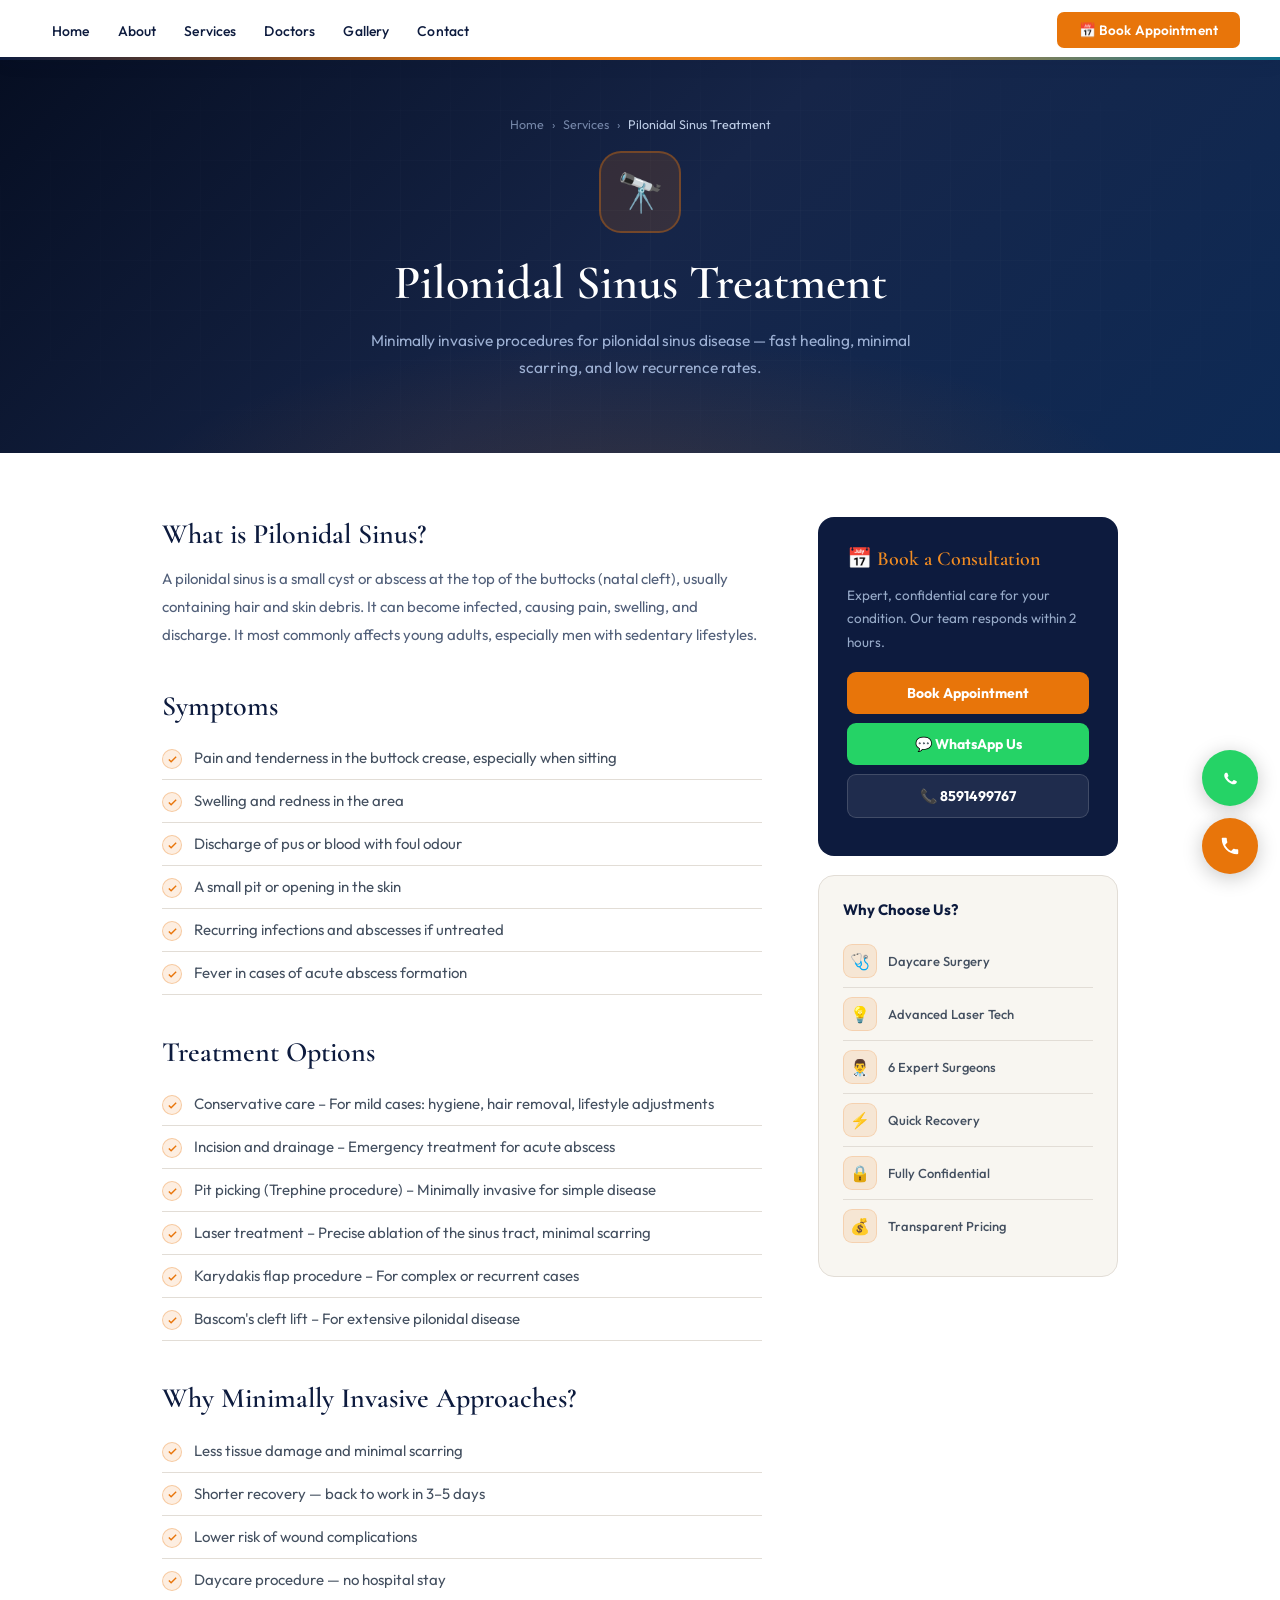
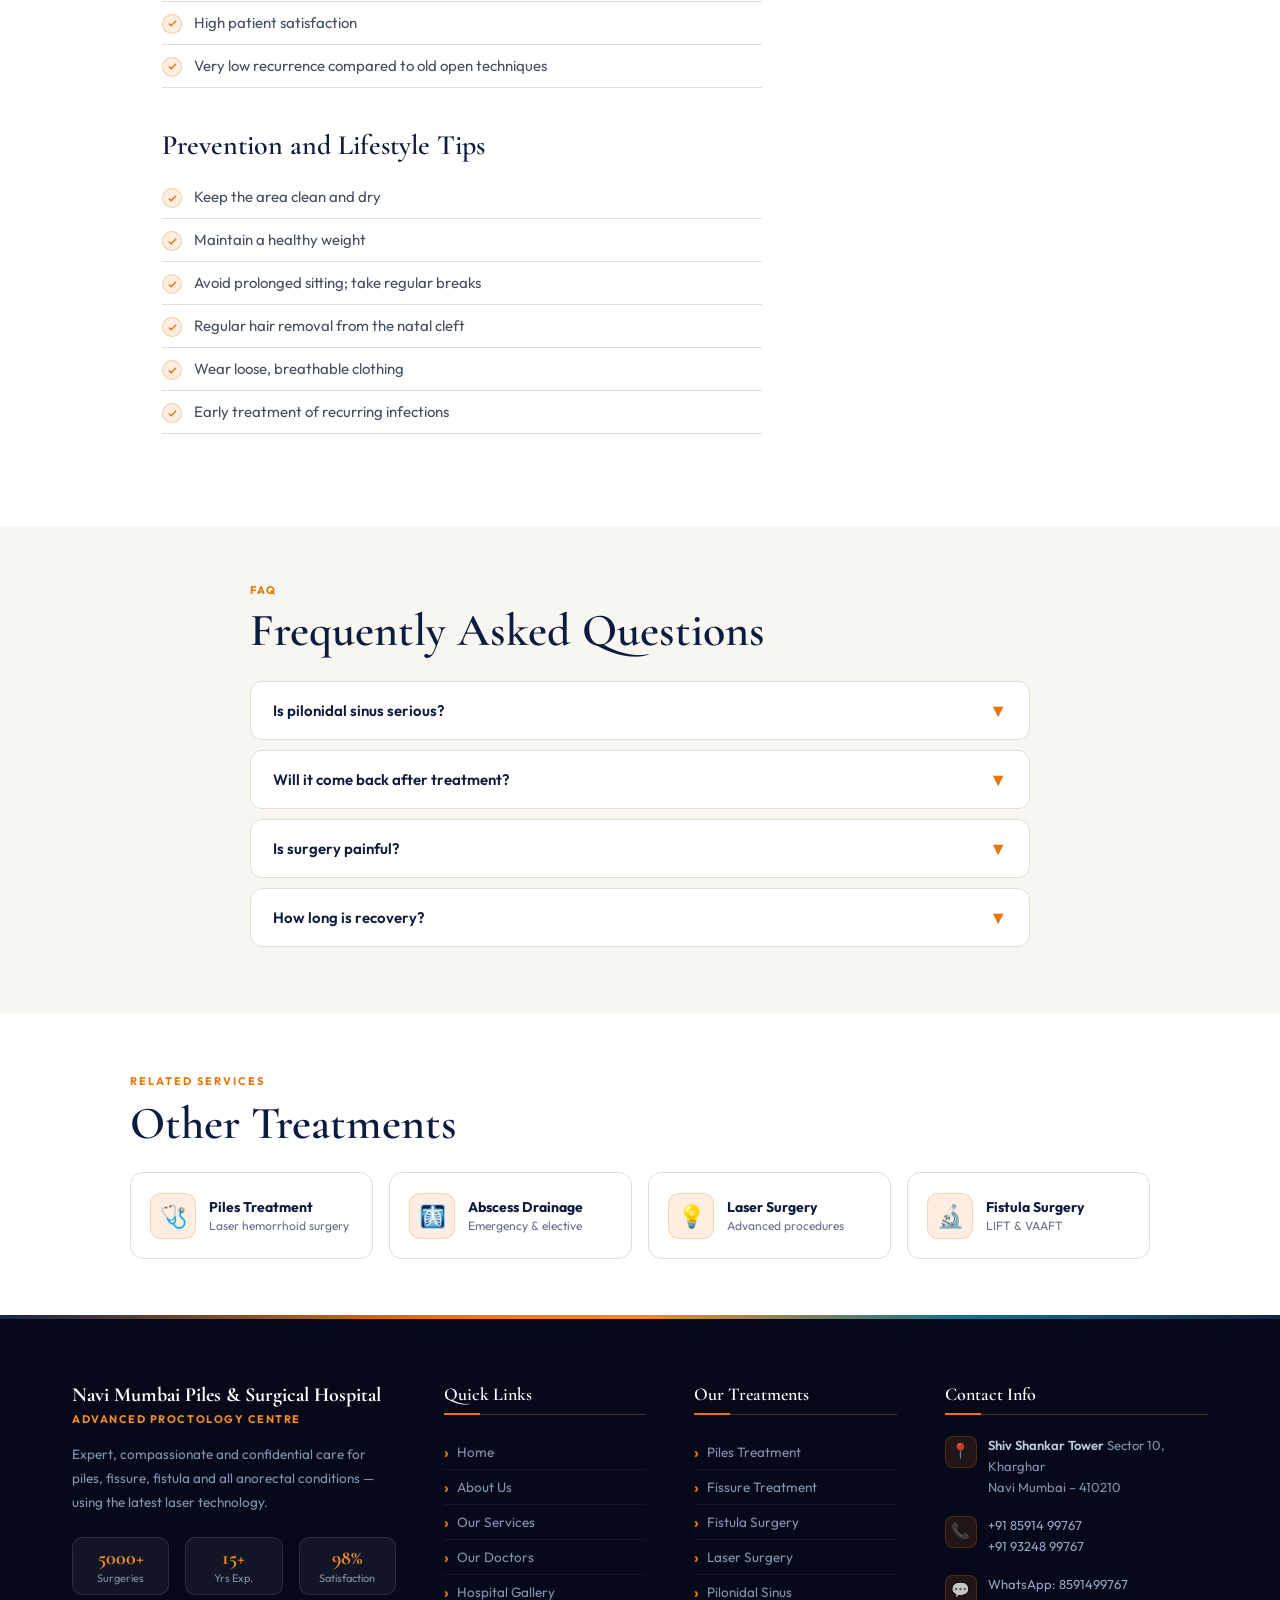
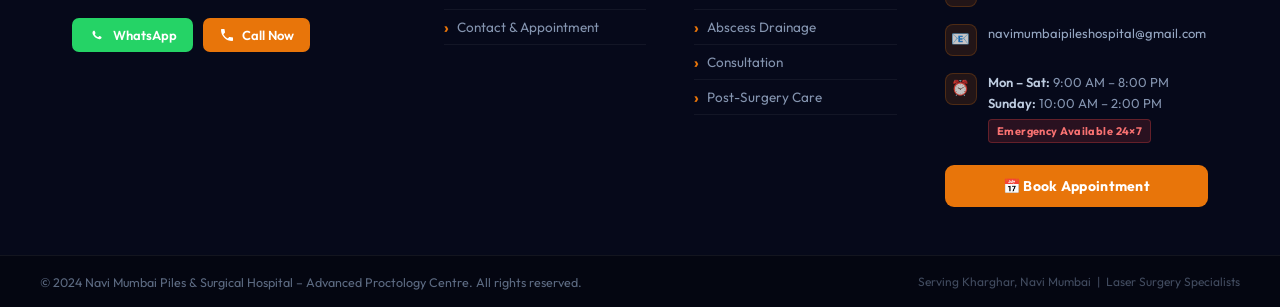
<file: services/pilonidal.html>
<!DOCTYPE html>
<html lang="en">
<head>
  <meta charset="UTF-8"/>
  <meta name="viewport" content="width=device-width, initial-scale=1.0"/>
  <title>Pilonidal Sinus Treatment – Navi Mumbai Piles &amp; Surgical Hospital</title>
  <meta name="description" content="Minimally invasive procedures for pilonidal sinus disease — fast healing, minimal scarring, and low recurrence rates."/>
  <link rel="preconnect" href="https://fonts.googleapis.com"/>
  <link rel="preconnect" href="https://fonts.gstatic.com" crossorigin/>
  <link href="https://fonts.googleapis.com/css2?family=Cormorant+Garamond:ital,wght@0,500;0,600;0,700;1,500;1,600&family=Outfit:wght@300;400;500;600;700&display=swap" rel="stylesheet"/>
  <link rel="stylesheet" href="../style.css"/>
</head>
<body>

<nav>
  <ul class="nav-links">
    <li><a href="../index.html">Home</a></li>
    <li><a href="../index.html#about">About</a></li>
    <li><a href="../index.html#services" class="active">Services</a></li>
    <li><a href="../index.html#doctors">Doctors</a></li>
    <li><a href="../index.html#gallery">Gallery</a></li>
    <li><a href="../index.html#contact">Contact</a></li>
  </ul>
  <a href="../index.html#contact" class="nav-cta">📅 Book Appointment</a>
  <button class="hamburger" onclick="toggleMenu()" aria-label="Menu"><span></span><span></span><span></span></button>
</nav>
<div class="mobile-menu" id="mobileMenu">
  <a href="../index.html" onclick="closeMenu()">🏠 Home</a>
  <a href="../index.html#services" onclick="closeMenu()">🩺 All Services</a>
  <a href="../index.html#contact" onclick="closeMenu()">📅 Book Appointment</a>
</div>

<div class="service-page-hero">
  <div class="breadcrumb">
    <a href="../index.html">Home</a> <span>›</span>
    <a href="../index.html#services">Services</a> <span>›</span>
    <span style="color:rgba(210,225,250,0.9);">Pilonidal Sinus Treatment</span>
  </div>
  <div class="service-page-icon">🔭</div>
  <h1>Pilonidal Sinus Treatment</h1>
  <p>Minimally invasive procedures for pilonidal sinus disease — fast healing, minimal scarring, and low recurrence rates.</p>
</div>

<div class="service-page-content">
  <div class="service-page-main">

      <h2>What is Pilonidal Sinus?</h2>
      <p>A pilonidal sinus is a small cyst or abscess at the top of the buttocks (natal cleft), usually containing hair and skin debris. It can become infected, causing pain, swelling, and discharge. It most commonly affects young adults, especially men with sedentary lifestyles.</p>

      <h2>Symptoms</h2>
      <ul>
        <li>Pain and tenderness in the buttock crease, especially when sitting</li>
        <li>Swelling and redness in the area</li>
        <li>Discharge of pus or blood with foul odour</li>
        <li>A small pit or opening in the skin</li>
        <li>Recurring infections and abscesses if untreated</li>
        <li>Fever in cases of acute abscess formation</li>
      </ul>

      <h2>Treatment Options</h2>
      <ul>
        <li>Conservative care – For mild cases: hygiene, hair removal, lifestyle adjustments</li>
        <li>Incision and drainage – Emergency treatment for acute abscess</li>
        <li>Pit picking (Trephine procedure) – Minimally invasive for simple disease</li>
        <li>Laser treatment – Precise ablation of the sinus tract, minimal scarring</li>
        <li>Karydakis flap procedure – For complex or recurrent cases</li>
        <li>Bascom's cleft lift – For extensive pilonidal disease</li>
      </ul>

      <h2>Why Minimally Invasive Approaches?</h2>
      <ul>
        <li>Less tissue damage and minimal scarring</li>
        <li>Shorter recovery — back to work in 3–5 days</li>
        <li>Lower risk of wound complications</li>
        <li>Daycare procedure — no hospital stay</li>
        <li>High patient satisfaction</li>
        <li>Very low recurrence compared to old open techniques</li>
      </ul>

      <h2>Prevention and Lifestyle Tips</h2>
      <ul>
        <li>Keep the area clean and dry</li>
        <li>Maintain a healthy weight</li>
        <li>Avoid prolonged sitting; take regular breaks</li>
        <li>Regular hair removal from the natal cleft</li>
        <li>Wear loose, breathable clothing</li>
        <li>Early treatment of recurring infections</li>
      </ul>

  </div>

  <aside class="service-sidebar">
    <div class="sidebar-card">
      <h3>📅 Book a Consultation</h3>
      <p>Expert, confidential care for your condition. Our team responds within 2 hours.</p>
      <a href="../index.html#contact" class="sidebar-btn sidebar-btn-primary">Book Appointment</a>
      <a href="https://wa.me/918591499767?text=I%20want%20info%20about%20Pilonidal%20Sinus%20Treatment" target="_blank" rel="noopener" class="sidebar-btn sidebar-btn-wa">💬 WhatsApp Us</a>
      <a href="tel:+918591499767" class="sidebar-btn sidebar-btn-call">📞 8591499767</a>
    </div>
    <div class="sidebar-features">
      <h3>Why Choose Us?</h3>
      <div class="sidebar-feature-item"><div class="sidebar-feature-icon">🩺</div>Daycare Surgery</div>
      <div class="sidebar-feature-item"><div class="sidebar-feature-icon">💡</div>Advanced Laser Tech</div>
      <div class="sidebar-feature-item"><div class="sidebar-feature-icon">👨‍⚕️</div>6 Expert Surgeons</div>
      <div class="sidebar-feature-item"><div class="sidebar-feature-icon">⚡</div>Quick Recovery</div>
      <div class="sidebar-feature-item"><div class="sidebar-feature-icon">🔒</div>Fully Confidential</div>
      <div class="sidebar-feature-item"><div class="sidebar-feature-icon">💰</div>Transparent Pricing</div>
    </div>
  </aside>
</div>

<div class="faq-section">
  <div class="faq-inner">
    <span class="section-tag" style="display:block;margin-bottom:0.5rem;">FAQ</span>
    <h2 class="section-title" style="margin-bottom:1.6rem;">Frequently Asked Questions</h2>
    <div class="faq-item">
      <button class="faq-q" onclick="toggleFaq(this)">Is pilonidal sinus serious? <span class="faq-arrow">▼</span></button>
      <div class="faq-a"><div class="faq-a-inner">When infected, it causes significant pain. If untreated, it can become a chronic, recurring condition. Early treatment prevents complications.</div></div>
    </div>
    <div class="faq-item">
      <button class="faq-q" onclick="toggleFaq(this)">Will it come back after treatment? <span class="faq-arrow">▼</span></button>
      <div class="faq-a"><div class="faq-a-inner">Minimally invasive procedures combined with proper hair removal and hygiene have very low recurrence rates at our centre.</div></div>
    </div>
    <div class="faq-item">
      <button class="faq-q" onclick="toggleFaq(this)">Is surgery painful? <span class="faq-arrow">▼</span></button>
      <div class="faq-a"><div class="faq-a-inner">The procedure is done under anaesthesia. Post-op discomfort is minimal with modern techniques and managed effectively with medication.</div></div>
    </div>
    <div class="faq-item">
      <button class="faq-q" onclick="toggleFaq(this)">How long is recovery? <span class="faq-arrow">▼</span></button>
      <div class="faq-a"><div class="faq-a-inner">For minimally invasive procedures, recovery is typically 3–7 days. More complex procedures may take 2–4 weeks for full healing.</div></div>
    </div>

  </div>
</div>

<div class="related-services">
  <div style="max-width:1020px;margin:0 auto;">
    <span class="section-tag">Related Services</span>
    <h2 class="section-title" style="margin-bottom:1.5rem;">Other Treatments</h2>
    <div class="related-grid">
      <a href="piles.html" class="related-card"><div class="related-card-icon">🩺</div><div><h4>Piles Treatment</h4><p>Laser hemorrhoid surgery</p></div></a>
      <a href="abscess.html" class="related-card"><div class="related-card-icon">🩻</div><div><h4>Abscess Drainage</h4><p>Emergency & elective</p></div></a>
      <a href="laser.html" class="related-card"><div class="related-card-icon">💡</div><div><h4>Laser Surgery</h4><p>Advanced procedures</p></div></a>
      <a href="fistula.html" class="related-card"><div class="related-card-icon">🔬</div><div><h4>Fistula Surgery</h4><p>LIFT & VAAFT</p></div></a>

    </div>
  </div>
</div>

<footer class="site-footer">
  <div class="footer-accent-bar"></div>
  <div class="footer-main">
    <div class="footer-grid">
      <div class="footer-col footer-brand-col">
        <div class="footer-brand-name">Navi Mumbai Piles &amp; Surgical Hospital</div>
        <div class="footer-brand-tag">Advanced Proctology Centre</div>
        <p class="footer-brand-desc">Expert, compassionate and confidential care for piles, fissure, fistula and all anorectal conditions — using the latest laser technology.</p>
        <div class="footer-trust-row">
          <div class="footer-trust-stat"><span>5000+</span>Surgeries</div>
          <div class="footer-trust-stat"><span>15+</span>Yrs Exp.</div>
          <div class="footer-trust-stat"><span>98%</span>Satisfaction</div>
        </div>
        <div class="footer-social-row">
          <a href="https://wa.me/918591499767" target="_blank" rel="noopener" class="footer-social-btn footer-wa">
            <svg width="18" height="18" viewBox="0 0 24 24" fill="currentColor"><path d="M17.472 14.382c-.297-.149-1.758-.867-2.03-.967-.273-.099-.471-.148-.67.15-.197.297-.767.966-.94 1.164-.173.199-.347.223-.644.075-.297-.15-1.255-.463-2.39-1.475-.883-.788-1.48-1.761-1.653-2.059-.173-.297-.018-.458.13-.606.134-.133.298-.347.446-.52.149-.174.198-.298.298-.497.099-.198.05-.371-.025-.52-.075-.149-.669-1.612-.916-2.207-.242-.579-.487-.5-.669-.51-.173-.008-.371-.01-.57-.01-.198 0-.52.074-.792.372-.272.297-1.04 1.016-1.04 2.479 0 1.462 1.065 2.875 1.213 3.074.149.198 2.096 3.2 5.077 4.487.709.306 1.262.489 1.694.625.712.227 1.36.195 1.871.118.571-.085 1.758-.719 2.006-1.413.248-.694.248-1.289.173-1.413-.074-.124-.272-.198-.57-.347"/></svg>
            WhatsApp
          </a>
          <a href="tel:+918591499767" class="footer-social-btn footer-call">
            <svg width="16" height="16" viewBox="0 0 24 24" fill="currentColor"><path d="M6.62 10.79c1.44 2.83 3.76 5.14 6.59 6.59l2.2-2.2c.27-.27.67-.36 1.02-.24 1.12.37 2.33.57 3.57.57.55 0 1 .45 1 1V20c0 .55-.45 1-1 1-9.39 0-17-7.61-17-17 0-.55.45-1 1-1h3.5c.55 0 1 .45 1 1 0 1.25.2 2.45.57 3.57.11.35.03.74-.25 1.02l-2.2 2.2z"/></svg>
            Call Now
          </a>
        </div>
      </div>
      <div class="footer-col">
        <h4 class="footer-col-title">Quick Links</h4>
        <ul class="footer-links">
          <li><a href="../index.html#home">Home</a></li>
          <li><a href="../index.html#about">About Us</a></li>
          <li><a href="../index.html#services">Our Services</a></li>
          <li><a href="../index.html#doctors">Our Doctors</a></li>
          <li><a href="../index.html#gallery">Hospital Gallery</a></li>
          <li><a href="../index.html#contact">Contact &amp; Appointment</a></li>
        </ul>
      </div>
      <div class="footer-col">
        <h4 class="footer-col-title">Our Treatments</h4>
        <ul class="footer-links">
          <li><a href="piles.html">Piles Treatment</a></li>
          <li><a href="fissure.html">Fissure Treatment</a></li>
          <li><a href="fistula.html">Fistula Surgery</a></li>
          <li><a href="laser.html">Laser Surgery</a></li>
          <li><a href="pilonidal.html">Pilonidal Sinus</a></li>
          <li><a href="abscess.html">Abscess Drainage</a></li>
          <li><a href="consultation.html">Consultation</a></li>
          <li><a href="post-surgery.html">Post-Surgery Care</a></li>
        </ul>
      </div>
      <div class="footer-col">
        <h4 class="footer-col-title">Contact Info</h4>
        <ul class="footer-contact-list">
          <li>
            <div class="footer-contact-icon">📍</div>
            <div><strong>Shiv Shankar Tower</strong> Sector 10, Kharghar<br>Navi Mumbai – 410210</div>
          </li>
          <li>
            <div class="footer-contact-icon">📞</div>
            <div><a href="tel:+918591499767">+91 85914 99767</a><br><a href="tel:+919324899767">+91 93248 99767</a></div>
          </li>
          <li>
            <div class="footer-contact-icon">💬</div>
            <div><a href="https://wa.me/918591499767" target="_blank" rel="noopener">WhatsApp: 8591499767</a></div>
          </li>
          <li>
            <div class="footer-contact-icon">📧</div>
            <div><a href="mailto:navimumbaipileshospital@gmail.com">navimumbaipileshospital@gmail.com</a></div>
          </li>
          <li>
            <div class="footer-contact-icon">⏰</div>
            <div>
              <strong>Mon – Sat:</strong> 9:00 AM – 8:00 PM<br>
              <strong>Sunday:</strong> 10:00 AM – 2:00 PM<br>
              <span class="footer-emergency">Emergency Available 24×7</span>
            </div>
          </li>
        </ul>
        <a href="../index.html#contact" class="footer-appt-btn">📅 Book Appointment</a>
      </div>
    </div>
  </div>
  <div class="footer-bottom">
    <div class="footer-bottom-inner">
      <p>© 2024 Navi Mumbai Piles &amp; Surgical Hospital – Advanced Proctology Centre. All rights reserved.</p>
      <p class="footer-bottom-right">Serving Kharghar, Navi Mumbai &nbsp;|&nbsp; Laser Surgery Specialists</p>
    </div>
  </div>
</footer>
 
<!-- FLOATING BUTTONS -->
<div class="float-btns">
  <div class="float-btn-wrap">
    <span class="float-label">WhatsApp Us</span>
    <a href="https://wa.me/918591499767" class="float-btn float-wa" target="_blank" rel="noopener" aria-label="WhatsApp">
      <svg width="25" height="25" viewBox="0 0 24 24" fill="white"><path d="M17.472 14.382c-.297-.149-1.758-.867-2.03-.967-.273-.099-.471-.148-.67.15-.197.297-.767.966-.94 1.164-.173.199-.347.223-.644.075-.297-.15-1.255-.463-2.39-1.475-.883-.788-1.48-1.761-1.653-2.059-.173-.297-.018-.458.13-.606.134-.133.298-.347.446-.52.149-.174.198-.298.298-.497.099-.198.05-.371-.025-.52-.075-.149-.669-1.612-.916-2.207-.242-.579-.487-.5-.669-.51-.173-.008-.371-.01-.57-.01-.198 0-.52.074-.792.372-.272.297-1.04 1.016-1.04 2.479 0 1.462 1.065 2.875 1.213 3.074.149.198 2.096 3.2 5.077 4.487.709.306 1.262.489 1.694.625.712.227 1.36.195 1.871.118.571-.085 1.758-.719 2.006-1.413.248-.694.248-1.289.173-1.413-.074-.124-.272-.198-.57-.347"/></svg>
    </a>
  </div>
  <div class="float-btn-wrap">
    <span class="float-label">Call Us Now</span>
    <a href="tel:+918591499767" class="float-btn float-ph" aria-label="Call now">
      <svg width="22" height="22" viewBox="0 0 24 24" fill="white"><path d="M6.62 10.79c1.44 2.83 3.76 5.14 6.59 6.59l2.2-2.2c.27-.27.67-.36 1.02-.24 1.12.37 2.33.57 3.57.57.55 0 1 .45 1 1V20c0 .55-.45 1-1 1-9.39 0-17-7.61-17-17 0-.55.45-1 1-1h3.5c.55 0 1 .45 1 1 0 1.25.2 2.45.57 3.57.11.35.03.74-.25 1.02l-2.2 2.2z"/></svg>
    </a>
  </div>
</div>
 
<script src="../script.js"></script>
</body>
</html>
</file>
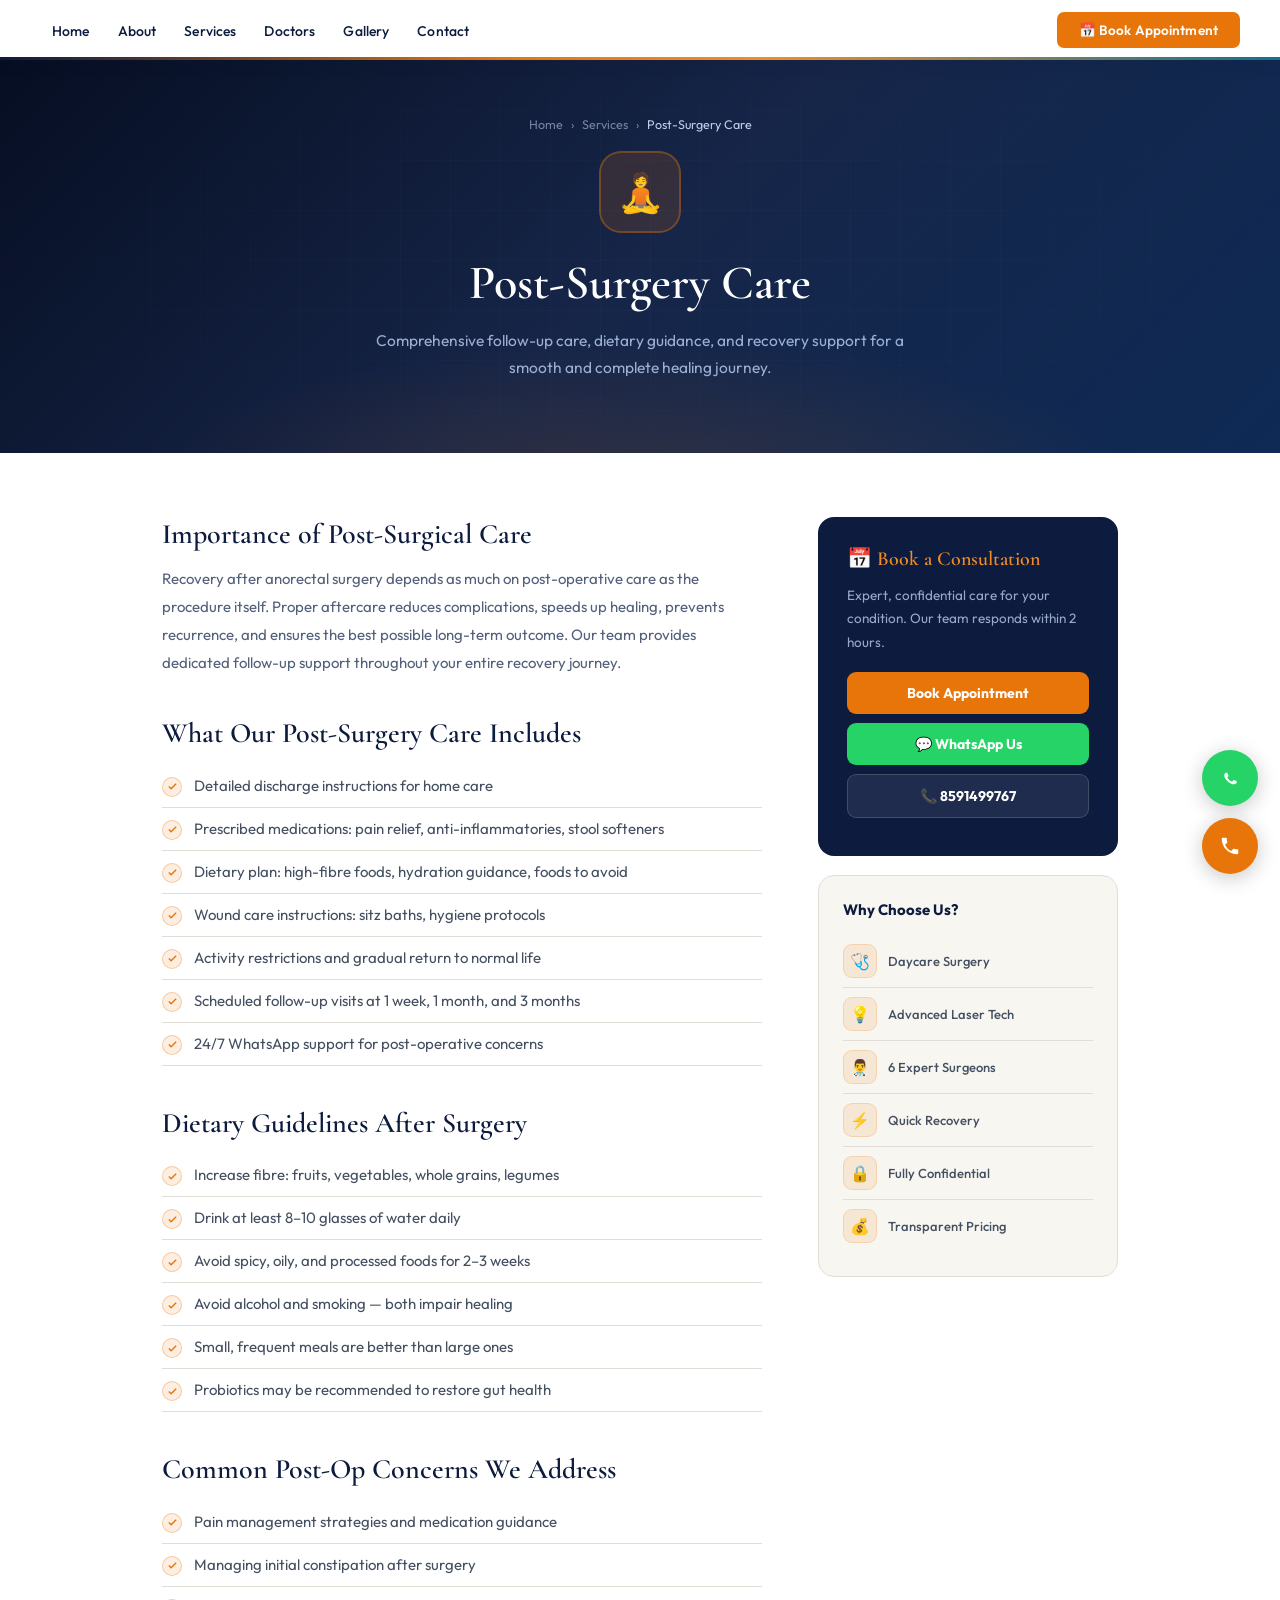
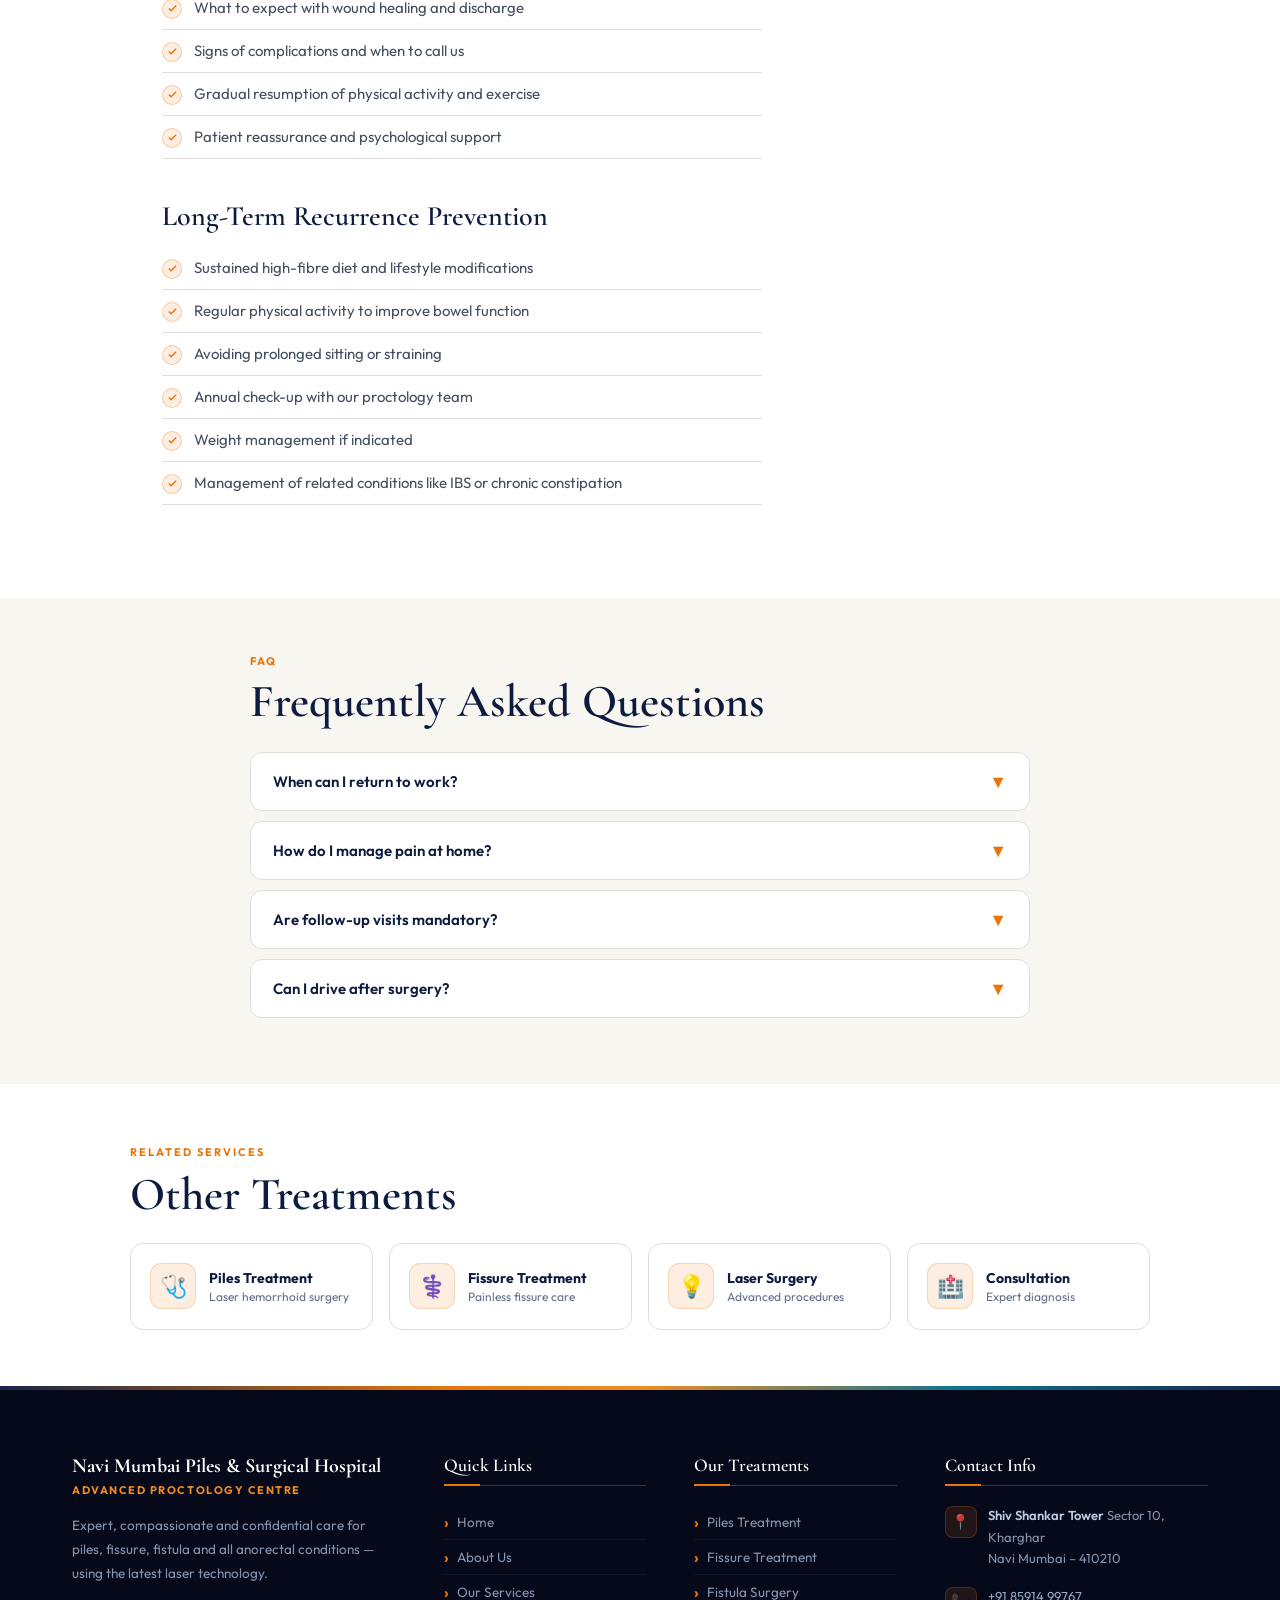
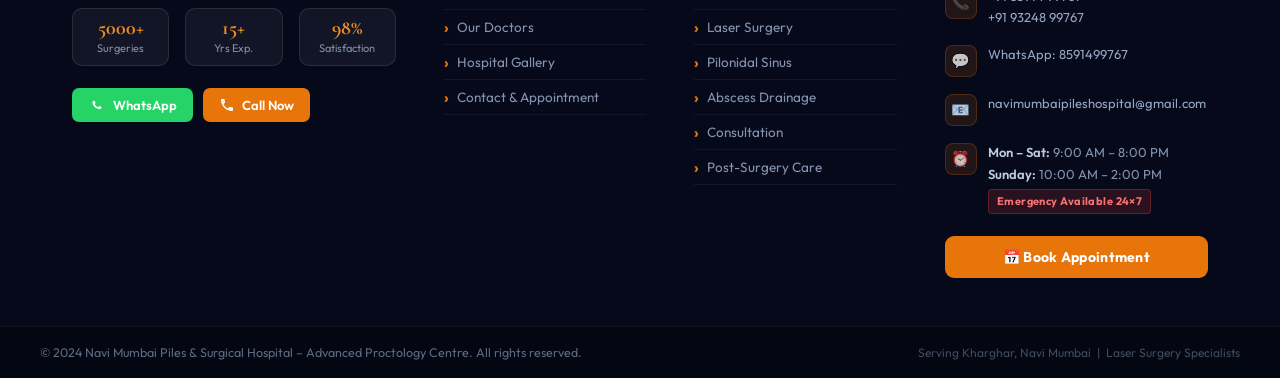
<file: services/post-surgery.html>
<!DOCTYPE html>
<html lang="en">
<head>
  <meta charset="UTF-8"/>
  <meta name="viewport" content="width=device-width, initial-scale=1.0"/>
  <title>Post-Surgery Care – Navi Mumbai Piles &amp; Surgical Hospital</title>
  <meta name="description" content="Comprehensive follow-up care, dietary guidance, and recovery support for a smooth and complete healing journey."/>
  <link rel="preconnect" href="https://fonts.googleapis.com"/>
  <link rel="preconnect" href="https://fonts.gstatic.com" crossorigin/>
  <link href="https://fonts.googleapis.com/css2?family=Cormorant+Garamond:ital,wght@0,500;0,600;0,700;1,500;1,600&family=Outfit:wght@300;400;500;600;700&display=swap" rel="stylesheet"/>
  <link rel="stylesheet" href="../style.css"/>
</head>
<body>

<nav>
  <ul class="nav-links">
    <li><a href="../index.html">Home</a></li>
    <li><a href="../index.html#about">About</a></li>
    <li><a href="../index.html#services" class="active">Services</a></li>
    <li><a href="../index.html#doctors">Doctors</a></li>
    <li><a href="../index.html#gallery">Gallery</a></li>
    <li><a href="../index.html#contact">Contact</a></li>
  </ul>
  <a href="../index.html#contact" class="nav-cta">📅 Book Appointment</a>
  <button class="hamburger" onclick="toggleMenu()" aria-label="Menu"><span></span><span></span><span></span></button>
</nav>
<div class="mobile-menu" id="mobileMenu">
  <a href="../index.html" onclick="closeMenu()">🏠 Home</a>
  <a href="../index.html#services" onclick="closeMenu()">🩺 All Services</a>
  <a href="../index.html#contact" onclick="closeMenu()">📅 Book Appointment</a>
</div>

<div class="service-page-hero">
  <div class="breadcrumb">
    <a href="../index.html">Home</a> <span>›</span>
    <a href="../index.html#services">Services</a> <span>›</span>
    <span style="color:rgba(210,225,250,0.9);">Post-Surgery Care</span>
  </div>
  <div class="service-page-icon">🧘</div>
  <h1>Post-Surgery Care</h1>
  <p>Comprehensive follow-up care, dietary guidance, and recovery support for a smooth and complete healing journey.</p>
</div>

<div class="service-page-content">
  <div class="service-page-main">

      <h2>Importance of Post-Surgical Care</h2>
      <p>Recovery after anorectal surgery depends as much on post-operative care as the procedure itself. Proper aftercare reduces complications, speeds up healing, prevents recurrence, and ensures the best possible long-term outcome. Our team provides dedicated follow-up support throughout your entire recovery journey.</p>

      <h2>What Our Post-Surgery Care Includes</h2>
      <ul>
        <li>Detailed discharge instructions for home care</li>
        <li>Prescribed medications: pain relief, anti-inflammatories, stool softeners</li>
        <li>Dietary plan: high-fibre foods, hydration guidance, foods to avoid</li>
        <li>Wound care instructions: sitz baths, hygiene protocols</li>
        <li>Activity restrictions and gradual return to normal life</li>
        <li>Scheduled follow-up visits at 1 week, 1 month, and 3 months</li>
        <li>24/7 WhatsApp support for post-operative concerns</li>
      </ul>

      <h2>Dietary Guidelines After Surgery</h2>
      <ul>
        <li>Increase fibre: fruits, vegetables, whole grains, legumes</li>
        <li>Drink at least 8–10 glasses of water daily</li>
        <li>Avoid spicy, oily, and processed foods for 2–3 weeks</li>
        <li>Avoid alcohol and smoking — both impair healing</li>
        <li>Small, frequent meals are better than large ones</li>
        <li>Probiotics may be recommended to restore gut health</li>
      </ul>

      <h2>Common Post-Op Concerns We Address</h2>
      <ul>
        <li>Pain management strategies and medication guidance</li>
        <li>Managing initial constipation after surgery</li>
        <li>What to expect with wound healing and discharge</li>
        <li>Signs of complications and when to call us</li>
        <li>Gradual resumption of physical activity and exercise</li>
        <li>Patient reassurance and psychological support</li>
      </ul>

      <h2>Long-Term Recurrence Prevention</h2>
      <ul>
        <li>Sustained high-fibre diet and lifestyle modifications</li>
        <li>Regular physical activity to improve bowel function</li>
        <li>Avoiding prolonged sitting or straining</li>
        <li>Annual check-up with our proctology team</li>
        <li>Weight management if indicated</li>
        <li>Management of related conditions like IBS or chronic constipation</li>
      </ul>

  </div>

  <aside class="service-sidebar">
    <div class="sidebar-card">
      <h3>📅 Book a Consultation</h3>
      <p>Expert, confidential care for your condition. Our team responds within 2 hours.</p>
      <a href="../index.html#contact" class="sidebar-btn sidebar-btn-primary">Book Appointment</a>
      <a href="https://wa.me/918591499767?text=I%20want%20info%20about%20Post-Surgery%20Care" target="_blank" rel="noopener" class="sidebar-btn sidebar-btn-wa">💬 WhatsApp Us</a>
      <a href="tel:+918591499767" class="sidebar-btn sidebar-btn-call">📞 8591499767</a>
    </div>
    <div class="sidebar-features">
      <h3>Why Choose Us?</h3>
      <div class="sidebar-feature-item"><div class="sidebar-feature-icon">🩺</div>Daycare Surgery</div>
      <div class="sidebar-feature-item"><div class="sidebar-feature-icon">💡</div>Advanced Laser Tech</div>
      <div class="sidebar-feature-item"><div class="sidebar-feature-icon">👨‍⚕️</div>6 Expert Surgeons</div>
      <div class="sidebar-feature-item"><div class="sidebar-feature-icon">⚡</div>Quick Recovery</div>
      <div class="sidebar-feature-item"><div class="sidebar-feature-icon">🔒</div>Fully Confidential</div>
      <div class="sidebar-feature-item"><div class="sidebar-feature-icon">💰</div>Transparent Pricing</div>
    </div>
  </aside>
</div>

<div class="faq-section">
  <div class="faq-inner">
    <span class="section-tag" style="display:block;margin-bottom:0.5rem;">FAQ</span>
    <h2 class="section-title" style="margin-bottom:1.6rem;">Frequently Asked Questions</h2>
    <div class="faq-item">
      <button class="faq-q" onclick="toggleFaq(this)">When can I return to work? <span class="faq-arrow">▼</span></button>
      <div class="faq-a"><div class="faq-a-inner">Desk job workers typically return in 2–3 days after laser surgery. Physical or field work may need 5–7 days off. Your doctor will advise based on your procedure.</div></div>
    </div>
    <div class="faq-item">
      <button class="faq-q" onclick="toggleFaq(this)">How do I manage pain at home? <span class="faq-arrow">▼</span></button>
      <div class="faq-a"><div class="faq-a-inner">Sitz baths 2–3 times daily are highly effective. We prescribe appropriate pain medication. Most patients find pain significantly reduces after the first 48 hours.</div></div>
    </div>
    <div class="faq-item">
      <button class="faq-q" onclick="toggleFaq(this)">Are follow-up visits mandatory? <span class="faq-arrow">▼</span></button>
      <div class="faq-a"><div class="faq-a-inner">Yes. Follow-up visits are an important part of your care — they help us monitor healing, catch any issues early, and ensure no complications arise.</div></div>
    </div>
    <div class="faq-item">
      <button class="faq-q" onclick="toggleFaq(this)">Can I drive after surgery? <span class="faq-arrow">▼</span></button>
      <div class="faq-a"><div class="faq-a-inner">Not on the day of surgery due to anaesthesia. Light driving may be possible from the next day, but avoid long drives for a few days.</div></div>
    </div>

  </div>
</div>

<div class="related-services">
  <div style="max-width:1020px;margin:0 auto;">
    <span class="section-tag">Related Services</span>
    <h2 class="section-title" style="margin-bottom:1.5rem;">Other Treatments</h2>
    <div class="related-grid">
      <a href="piles.html" class="related-card"><div class="related-card-icon">🩺</div><div><h4>Piles Treatment</h4><p>Laser hemorrhoid surgery</p></div></a>
      <a href="fissure.html" class="related-card"><div class="related-card-icon">⚕️</div><div><h4>Fissure Treatment</h4><p>Painless fissure care</p></div></a>
      <a href="laser.html" class="related-card"><div class="related-card-icon">💡</div><div><h4>Laser Surgery</h4><p>Advanced procedures</p></div></a>
      <a href="consultation.html" class="related-card"><div class="related-card-icon">🏥</div><div><h4>Consultation</h4><p>Expert diagnosis</p></div></a>

    </div>
  </div>
</div>
<!-- ═══════════ FOOTER ═══════════ -->
<footer class="site-footer">
  <div class="footer-accent-bar"></div>
  <div class="footer-main">
    <div class="footer-grid">
      <div class="footer-col footer-brand-col">
        <div class="footer-brand-name">Navi Mumbai Piles &amp; Surgical Hospital</div>
        <div class="footer-brand-tag">Advanced Proctology Centre</div>
        <p class="footer-brand-desc">Expert, compassionate and confidential care for piles, fissure, fistula and all anorectal conditions — using the latest laser technology.</p>
        <div class="footer-trust-row">
          <div class="footer-trust-stat"><span>5000+</span>Surgeries</div>
          <div class="footer-trust-stat"><span>15+</span>Yrs Exp.</div>
          <div class="footer-trust-stat"><span>98%</span>Satisfaction</div>
        </div>
        <div class="footer-social-row">
          <a href="https://wa.me/918591499767" target="_blank" rel="noopener" class="footer-social-btn footer-wa">
            <svg width="18" height="18" viewBox="0 0 24 24" fill="currentColor"><path d="M17.472 14.382c-.297-.149-1.758-.867-2.03-.967-.273-.099-.471-.148-.67.15-.197.297-.767.966-.94 1.164-.173.199-.347.223-.644.075-.297-.15-1.255-.463-2.39-1.475-.883-.788-1.48-1.761-1.653-2.059-.173-.297-.018-.458.13-.606.134-.133.298-.347.446-.52.149-.174.198-.298.298-.497.099-.198.05-.371-.025-.52-.075-.149-.669-1.612-.916-2.207-.242-.579-.487-.5-.669-.51-.173-.008-.371-.01-.57-.01-.198 0-.52.074-.792.372-.272.297-1.04 1.016-1.04 2.479 0 1.462 1.065 2.875 1.213 3.074.149.198 2.096 3.2 5.077 4.487.709.306 1.262.489 1.694.625.712.227 1.36.195 1.871.118.571-.085 1.758-.719 2.006-1.413.248-.694.248-1.289.173-1.413-.074-.124-.272-.198-.57-.347"/></svg>
            WhatsApp
          </a>
          <a href="tel:+918591499767" class="footer-social-btn footer-call">
            <svg width="16" height="16" viewBox="0 0 24 24" fill="currentColor"><path d="M6.62 10.79c1.44 2.83 3.76 5.14 6.59 6.59l2.2-2.2c.27-.27.67-.36 1.02-.24 1.12.37 2.33.57 3.57.57.55 0 1 .45 1 1V20c0 .55-.45 1-1 1-9.39 0-17-7.61-17-17 0-.55.45-1 1-1h3.5c.55 0 1 .45 1 1 0 1.25.2 2.45.57 3.57.11.35.03.74-.25 1.02l-2.2 2.2z"/></svg>
            Call Now
          </a>
        </div>
      </div>
      <div class="footer-col">
        <h4 class="footer-col-title">Quick Links</h4>
        <ul class="footer-links">
          <li><a href="../index.html#home">Home</a></li>
          <li><a href="../index.html#about">About Us</a></li>
          <li><a href="../index.html#services">Our Services</a></li>
          <li><a href="../index.html#doctors">Our Doctors</a></li>
          <li><a href="../index.html#gallery">Hospital Gallery</a></li>
          <li><a href="../index.html#contact">Contact &amp; Appointment</a></li>
        </ul>
      </div>
      <div class="footer-col">
        <h4 class="footer-col-title">Our Treatments</h4>
        <ul class="footer-links">
          <li><a href="piles.html">Piles Treatment</a></li>
          <li><a href="fissure.html">Fissure Treatment</a></li>
          <li><a href="fistula.html">Fistula Surgery</a></li>
          <li><a href="laser.html">Laser Surgery</a></li>
          <li><a href="pilonidal.html">Pilonidal Sinus</a></li>
          <li><a href="abscess.html">Abscess Drainage</a></li>
          <li><a href="consultation.html">Consultation</a></li>
          <li><a href="post-surgery.html">Post-Surgery Care</a></li>
        </ul>
      </div>
      <div class="footer-col">
        <h4 class="footer-col-title">Contact Info</h4>
        <ul class="footer-contact-list">
          <li>
            <div class="footer-contact-icon">📍</div>
            <div><strong>Shiv Shankar Tower</strong> Sector 10, Kharghar<br>Navi Mumbai – 410210</div>
          </li>
          <li>
            <div class="footer-contact-icon">📞</div>
            <div><a href="tel:+918591499767">+91 85914 99767</a><br><a href="tel:+919324899767">+91 93248 99767</a></div>
          </li>
          <li>
            <div class="footer-contact-icon">💬</div>
            <div><a href="https://wa.me/918591499767" target="_blank" rel="noopener">WhatsApp: 8591499767</a></div>
          </li>
          <li>
            <div class="footer-contact-icon">📧</div>
            <div><a href="mailto:navimumbaipileshospital@gmail.com">navimumbaipileshospital@gmail.com</a></div>
          </li>
          <li>
            <div class="footer-contact-icon">⏰</div>
            <div>
              <strong>Mon – Sat:</strong> 9:00 AM – 8:00 PM<br>
              <strong>Sunday:</strong> 10:00 AM – 2:00 PM<br>
              <span class="footer-emergency">Emergency Available 24×7</span>
            </div>
          </li>
        </ul>
        <a href="../index.html#contact" class="footer-appt-btn">📅 Book Appointment</a>
      </div>
    </div>
  </div>
  <div class="footer-bottom">
    <div class="footer-bottom-inner">
      <p>© 2024 Navi Mumbai Piles &amp; Surgical Hospital – Advanced Proctology Centre. All rights reserved.</p>
      <p class="footer-bottom-right">Serving Kharghar, Navi Mumbai &nbsp;|&nbsp; Laser Surgery Specialists</p>
    </div>
  </div>
</footer>
 
<!-- FLOATING BUTTONS -->
<div class="float-btns">
  <div class="float-btn-wrap">
    <span class="float-label">WhatsApp Us</span>
    <a href="https://wa.me/918591499767" class="float-btn float-wa" target="_blank" rel="noopener" aria-label="WhatsApp">
      <svg width="25" height="25" viewBox="0 0 24 24" fill="white"><path d="M17.472 14.382c-.297-.149-1.758-.867-2.03-.967-.273-.099-.471-.148-.67.15-.197.297-.767.966-.94 1.164-.173.199-.347.223-.644.075-.297-.15-1.255-.463-2.39-1.475-.883-.788-1.48-1.761-1.653-2.059-.173-.297-.018-.458.13-.606.134-.133.298-.347.446-.52.149-.174.198-.298.298-.497.099-.198.05-.371-.025-.52-.075-.149-.669-1.612-.916-2.207-.242-.579-.487-.5-.669-.51-.173-.008-.371-.01-.57-.01-.198 0-.52.074-.792.372-.272.297-1.04 1.016-1.04 2.479 0 1.462 1.065 2.875 1.213 3.074.149.198 2.096 3.2 5.077 4.487.709.306 1.262.489 1.694.625.712.227 1.36.195 1.871.118.571-.085 1.758-.719 2.006-1.413.248-.694.248-1.289.173-1.413-.074-.124-.272-.198-.57-.347"/></svg>
    </a>
  </div>
  <div class="float-btn-wrap">
    <span class="float-label">Call Us Now</span>
    <a href="tel:+918591499767" class="float-btn float-ph" aria-label="Call now">
      <svg width="22" height="22" viewBox="0 0 24 24" fill="white"><path d="M6.62 10.79c1.44 2.83 3.76 5.14 6.59 6.59l2.2-2.2c.27-.27.67-.36 1.02-.24 1.12.37 2.33.57 3.57.57.55 0 1 .45 1 1V20c0 .55-.45 1-1 1-9.39 0-17-7.61-17-17 0-.55.45-1 1-1h3.5c.55 0 1 .45 1 1 0 1.25.2 2.45.57 3.57.11.35.03.74-.25 1.02l-2.2 2.2z"/></svg>
    </a>
  </div>
</div>
 
<script src="../script.js"></script>
</body>
</html>
</file>
<file: style.css>
/* ============================================================
   Navi Mumbai Piles & Surgical Hospital
   style.css — FINAL FIXED VERSION (Real Doctor Images)
   ============================================================ */

@import url('https://fonts.googleapis.com/css2?family=Cormorant+Garamond:ital,wght@0,500;0,600;0,700;1,500;1,600&family=Outfit:wght@300;400;500;600;700&display=swap');

*, *::before, *::after { box-sizing: border-box; margin: 0; padding: 0; }

:root {
  --navy:        #0d1b3e;
  --navy-deep:   #060e22;
  --navy-mid:    #162548;
  --orange:      #e8750a;
  --orange-warm: #f28c22;
  --orange-pale: #fff4ea;
  --orange-glow: rgba(232,117,10,0.12);
  --teal:        #0e7490;
  --teal-light:  #22d3ee;
  --white:    #ffffff;
  --off:      #f8f6f1;
  --cream:    #fdfbf7;
  --stone:    #ede8df;
  --text:     #1a1a2e;
  --muted:    #637087;
  --border:   #e2ddd6;
  --font-display: 'Cormorant Garamond', Georgia, serif;
  --font-body:    'Outfit', sans-serif;
  --shadow-sm:  0 2px 8px rgba(13,27,62,0.06);
  --shadow-md:  0 8px 32px rgba(13,27,62,0.10);
  --shadow-lg:  0 20px 56px rgba(13,27,62,0.15);
  --shadow-xl:  0 32px 80px rgba(13,27,62,0.20);
  --ease-bounce: cubic-bezier(0.34, 1.56, 0.64, 1);
  --ease-smooth: cubic-bezier(0.25, 0.46, 0.45, 0.94);
}

html { scroll-behavior: smooth; font-size: 16px; }

body {
  font-family: var(--font-body);
  color: var(--text);
  background: var(--white);
  overflow-x: hidden;
  -webkit-font-smoothing: antialiased;
  display: flex;
  flex-direction: column;
  min-height: 100vh;
}

/* ── UTILITY ─────────────────────────────────── */
.section-inner { max-width: 1160px; margin: 0 auto; padding: 0 2rem; }
.section-tag {
  display: inline-block;
  font-family: var(--font-body);
  font-size: 11px;
  font-weight: 700;
  letter-spacing: 0.18em;
  text-transform: uppercase;
  color: var(--orange);
  margin-bottom: 0.6rem;
}
.section-title {
  font-family: var(--font-display);
  font-size: clamp(28px, 4vw, 46px);
  color: var(--navy);
  line-height: 1.1;
  margin-bottom: 0.8rem;
  font-weight: 600;
}
.section-sub {
  font-size: 15.5px;
  color: var(--muted);
  line-height: 1.8;
  max-width: 560px;
}
.btn-primary {
  display: inline-flex;
  align-items: center;
  gap: 8px;
  background: var(--orange);
  color: white;
  padding: 13px 28px;
  border-radius: 8px;
  font-size: 14.5px;
  font-weight: 600;
  text-decoration: none;
  font-family: var(--font-body);
  letter-spacing: 0.01em;
  transition: background 0.22s var(--ease-smooth), transform 0.18s var(--ease-bounce), box-shadow 0.22s;
  border: none;
  cursor: pointer;
}
.btn-primary:hover { background: #cc6408; transform: translateY(-2px); box-shadow: 0 8px 24px rgba(232,117,10,0.30); }
.btn-outline {
  display: inline-flex;
  align-items: center;
  gap: 8px;
  background: transparent;
  color: white;
  border: 1.5px solid rgba(255,255,255,0.38);
  padding: 13px 28px;
  border-radius: 8px;
  font-size: 14.5px;
  font-weight: 600;
  text-decoration: none;
  font-family: var(--font-body);
  transition: border-color 0.2s, background 0.2s;
}
.btn-outline:hover { border-color: var(--orange); background: rgba(232,117,10,0.10); }

/* ── HOSPITAL BANNER ─────────────────────────── */
.hospital-header-banner {
  width: 100%;
  background: var(--navy-deep);
  line-height: 0;
  overflow: hidden;
}
.hospital-header-banner img {
  width: 100%;
  height: auto;
  display: block;
  max-height: 110px;
  object-fit: cover;
  object-position: center 40%;
  opacity: 0.95;
}

/* ── NAVBAR ──────────────────────────────────── */
nav {
  position: sticky;
  top: 0;
  z-index: 999;
  background: white;
  border-bottom: 1px solid var(--border);
  box-shadow: 0 2px 20px rgba(13,27,62,0.07);
  display: flex;
  align-items: center;
  justify-content: space-between;
  padding: 0 2.5rem;
  height: 60px;
  gap: 2rem;
}
nav::after {
  content: '';
  position: absolute;
  bottom: -1px; left: 0; right: 0;
  height: 3px;
  background: linear-gradient(90deg, var(--navy), var(--orange) 40%, var(--orange-warm) 60%, var(--teal));
}
.nav-links { display: flex; gap: 0.25rem; list-style: none; align-items: center; flex: 1; }
.nav-links a {
  text-decoration: none;
  color: var(--navy);
  font-size: 14px;
  font-weight: 500;
  padding: 6px 12px;
  border-radius: 6px;
  transition: color 0.2s, background 0.2s;
  white-space: nowrap;
  letter-spacing: 0.01em;
}
.nav-links a:hover { color: var(--orange); background: var(--orange-glow); }
.nav-links a.active { color: var(--orange); background: var(--orange-pale); font-weight: 600; }
.nav-cta {
  background: var(--orange); color: white;
  padding: 9px 22px; border-radius: 7px;
  font-size: 13.5px; font-weight: 600;
  text-decoration: none;
  transition: background 0.2s, transform 0.15s;
  white-space: nowrap; letter-spacing: 0.01em;
}
.nav-cta:hover { background: #cc6408; transform: translateY(-1px); }
.hamburger {
  display: none; flex-direction: column; gap: 5px;
  cursor: pointer; padding: 5px; border: none; background: none;
}
.hamburger span { display: block; width: 22px; height: 2px; background: var(--navy); border-radius: 2px; transition: 0.25s; }
.mobile-menu {
  display: none; flex-direction: column; background: white;
  border-bottom: 2px solid var(--orange); padding: 1rem 1.5rem 1.5rem; gap: 0.5rem;
  position: sticky; top: 60px; z-index: 998;
  box-shadow: 0 8px 24px rgba(13,27,62,0.08);
}
.mobile-menu a {
  text-decoration: none; color: var(--navy); font-size: 15px; font-weight: 500;
  padding: 10px 12px; border-radius: 8px; transition: background 0.15s, color 0.15s;
}
.mobile-menu a:hover { background: var(--orange-pale); color: var(--orange); }
.mobile-menu.open { display: flex; }

/* ── HERO ────────────────────────────────────── */
#home { position: relative; background: var(--navy-deep); overflow: hidden; padding: 0; }
.hero-bg-pattern {
  position: absolute; inset: 0;
  background:
    radial-gradient(ellipse 80% 70% at 15% 50%, rgba(14,116,144,0.18) 0%, transparent 55%),
    radial-gradient(ellipse 60% 60% at 85% 20%, rgba(232,117,10,0.12) 0%, transparent 55%),
    radial-gradient(ellipse 50% 80% at 60% 90%, rgba(22,37,72,0.8) 0%, transparent 60%);
  pointer-events: none;
}
.hero-grid-overlay {
  position: absolute; inset: 0;
  background-image: linear-gradient(rgba(255,255,255,0.025) 1px, transparent 1px),
    linear-gradient(90deg, rgba(255,255,255,0.025) 1px, transparent 1px);
  background-size: 60px 60px;
  pointer-events: none;
  mask-image: radial-gradient(ellipse 80% 80% at 50% 50%, black 30%, transparent 100%);
}
.hero-body {
  position: relative; z-index: 2;
  padding: 5rem 2rem 5.5rem;
  display: flex; flex-direction: column; align-items: center; text-align: center;
  max-width: 820px; margin: 0 auto;
}
.hero-badge {
  display: inline-flex; align-items: center; gap: 8px;
  background: rgba(232,117,10,0.12); border: 1px solid rgba(232,117,10,0.35);
  color: var(--orange-warm); font-size: 11.5px; font-weight: 600;
  letter-spacing: 0.1em; text-transform: uppercase;
  padding: 6px 18px; border-radius: 30px; margin-bottom: 1.5rem;
}
.hero-badge::before { content: '✦'; }
.hero-body h1 {
  font-family: var(--font-display); font-size: clamp(32px, 6vw, 62px);
  color: white; line-height: 1.1; font-weight: 600; margin-bottom: 0.3rem;
}
.hero-body h1 em { font-style: italic; color: var(--orange-warm); }
.hero-tagline {
  font-size: clamp(15px, 2vw, 17px); color: rgba(190,205,230,0.85);
  line-height: 1.75; max-width: 500px; margin: 1.2rem auto 2.2rem;
}
.hero-pills { display: flex; gap: 10px; flex-wrap: wrap; justify-content: center; margin-bottom: 2.4rem; }
.hero-pill {
  background: rgba(255,255,255,0.07); border: 1px solid rgba(255,255,255,0.14);
  color: rgba(220,230,245,0.9); font-size: 12.5px; font-weight: 500;
  padding: 6px 14px; border-radius: 20px; backdrop-filter: blur(8px);
}
.hero-btns { display: flex; gap: 1rem; flex-wrap: wrap; justify-content: center; }
.hero-trust {
  margin-top: 3rem; padding-top: 2.5rem; border-top: 1px solid rgba(255,255,255,0.1);
  display: flex; gap: 2.5rem; justify-content: center; flex-wrap: wrap; width: 100%;
}
.hero-trust-item { text-align: center; }
.hero-trust-num {
  font-family: var(--font-display); font-size: 32px; font-weight: 600;
  color: white; line-height: 1; display: block;
}
.hero-trust-num span { color: var(--orange-warm); }
.hero-trust-label { font-size: 12px; color: rgba(200,215,235,0.7); margin-top: 3px; letter-spacing: 0.04em; }

/* ── ABOUT ───────────────────────────────────── */
#about { background: var(--cream); padding: 5.5rem 2rem; position: relative; overflow: hidden; }
#about::before {
  content: ''; position: absolute; top: -80px; right: -80px;
  width: 400px; height: 400px; border-radius: 50%;
  background: radial-gradient(circle, rgba(232,117,10,0.05) 0%, transparent 70%);
  pointer-events: none;
}
.about-eyebrow { display: flex; align-items: center; gap: 12px; margin-bottom: 0.8rem; }
.about-eyebrow::before { content: ''; display: block; width: 32px; height: 2px; background: var(--orange); }
.about-grid { display: grid; grid-template-columns: 1fr 1fr; gap: 4rem; align-items: start; margin-top: 2.5rem; }
.about-content-block h3 {
  font-family: var(--font-display); font-size: clamp(22px, 3vw, 30px);
  color: var(--navy); font-weight: 600; line-height: 1.25; margin-bottom: 1.2rem;
}
.about-content-block p { font-size: 15px; color: var(--muted); line-height: 1.85; margin-bottom: 1rem; }
.about-features { display: grid; grid-template-columns: 1fr 1fr; gap: 0.7rem; margin-top: 1.8rem; }
.feature-chip {
  display: flex; align-items: center; gap: 9px; background: white;
  border: 1.5px solid var(--border); border-radius: 9px; padding: 10px 14px;
  font-size: 13px; font-weight: 600; color: var(--navy);
  transition: border-color 0.2s, box-shadow 0.2s;
}
.feature-chip:hover { border-color: var(--orange); box-shadow: 0 4px 16px var(--orange-glow); }
.feature-chip-dot { width: 8px; height: 8px; border-radius: 50%; background: var(--orange); flex-shrink: 0; }
.about-why-card {
  background: var(--navy); border-radius: 20px; padding: 2.2rem;
  color: white; position: relative; overflow: hidden;
}
.about-why-card::before {
  content: ''; position: absolute; top: -40px; right: -40px;
  width: 200px; height: 200px; border-radius: 50%;
  background: rgba(232,117,10,0.08); pointer-events: none;
}
.about-why-card h3 {
  font-family: var(--font-display); font-size: 22px;
  color: var(--orange-warm); margin-bottom: 0.8rem; font-weight: 600;
}
.about-why-card > p { font-size: 14px; color: rgba(180,195,220,0.9); line-height: 1.75; margin-bottom: 1.4rem; }
.why-list { list-style: none; margin-bottom: 1.8rem; }
.why-list li {
  font-size: 14px; color: rgba(200,215,235,0.9); padding: 9px 0;
  border-bottom: 1px solid rgba(255,255,255,0.07);
  display: flex; align-items: center; gap: 10px;
}
.why-list li::before {
  content: ''; width: 18px; height: 18px; border-radius: 50%;
  background: rgba(232,117,10,0.2); border: 1.5px solid rgba(232,117,10,0.5);
  flex-shrink: 0;
  background-image: url("data:image/svg+xml,%3Csvg xmlns='http://www.w3.org/2000/svg' width='10' height='10' viewBox='0 0 24 24' fill='none' stroke='%23e8750a' stroke-width='3'%3E%3Cpath d='M20 6L9 17l-5-5'/%3E%3C/svg%3E");
  background-repeat: no-repeat; background-position: center;
}

/* ── SERVICES ────────────────────────────────── */
#services { background: white; padding: 5.5rem 2rem; position: relative; }
.services-header {
  display: flex; align-items: flex-end; justify-content: space-between;
  gap: 2rem; margin-bottom: 3rem; flex-wrap: wrap;
}
.services-grid { display: grid; grid-template-columns: repeat(4, 1fr); gap: 1.1rem; }
.service-card {
  position: relative; background: white; border: 1.5px solid var(--border);
  border-radius: 16px; overflow: hidden; text-decoration: none;
  display: flex; flex-direction: column;
  transition: transform 0.30s var(--ease-bounce), box-shadow 0.28s var(--ease-smooth), border-color 0.22s;
}
.service-card:hover {
  transform: translateY(-7px) scale(1.012);
  box-shadow: 0 24px 52px rgba(13,27,62,0.13), 0 0 0 2px var(--orange);
  border-color: var(--orange);
}
.service-card-bar { height: 4px; background: linear-gradient(90deg, var(--orange), var(--orange-warm)); transition: height 0.25s; }
.service-card:hover .service-card-bar { height: 5px; }
.service-card-body { padding: 1.5rem 1.4rem 1.8rem; display: flex; flex-direction: column; flex: 1; }
.service-icon-wrap {
  width: 54px; height: 54px; border-radius: 14px; background: var(--orange-glow);
  border: 1.5px solid rgba(232,117,10,0.18); display: flex; align-items: center;
  justify-content: center; font-size: 25px; margin-bottom: 1.1rem;
  transition: background 0.28s, transform 0.28s var(--ease-bounce);
}
.service-card:hover .service-icon-wrap {
  background: var(--orange); transform: rotate(-6deg) scale(1.1); filter: saturate(0) brightness(100);
}
.service-card h3 { font-size: 15px; font-weight: 700; color: var(--navy); margin-bottom: 0.5rem; line-height: 1.35; }
.service-card p { font-size: 13px; color: var(--muted); line-height: 1.7; flex: 1; }
.service-card-cta {
  display: inline-flex; align-items: center; gap: 5px; margin-top: 1.2rem;
  font-size: 12.5px; font-weight: 700; color: var(--orange);
  letter-spacing: 0.04em; text-transform: uppercase; transition: gap 0.22s;
}
.service-card:hover .service-card-cta { gap: 10px; }
.service-card-cta svg { transition: transform 0.22s; }
.service-card:hover .service-card-cta svg { transform: translateX(3px); }
.service-badge {
  position: absolute; top: 12px; right: 10px; background: var(--orange);
  color: white; font-size: 9.5px; font-weight: 700; text-transform: uppercase;
  letter-spacing: 0.07em; padding: 3px 9px; border-radius: 20px;
}

/* ════════════════════════════════════════════════════
   DOCTORS SECTION — UNIFORM CARDS, REAL PHOTOS
   ════════════════════════════════════════════════════ */
#doctors { background: var(--off); padding: 5.5rem 2rem; }

.doctors-grid {
  display: grid;
  grid-template-columns: repeat(3, 1fr);
  gap: 1.5rem;
  margin-top: 2.5rem;
  align-items: stretch;   /* all cards same height per row */
}

/* Card */
.doctor-card {
  background: #ffffff;
  border: 1.5px solid var(--border);
  border-radius: 16px;
  overflow: hidden;
  display: flex;
  flex-direction: column;
  transition: transform 0.28s var(--ease-bounce), box-shadow 0.28s ease, border-color 0.22s;
  box-shadow: var(--shadow-sm);
}
.doctor-card:hover {
  transform: translateY(-6px);
  box-shadow: var(--shadow-lg);
  border-color: rgba(232,117,10,0.30);
}

/* ── Photo area: fixed uniform height, image fills & centres on face ── */
.doctor-photo {
  width: 100%;
  height: 280px;           /* SAME for every card */
  position: relative;
  overflow: hidden;
  flex-shrink: 0;
  background: #e8e8e8;     /* visible while image loads */
}

/* Image wrapper fills the photo area completely */
.doctor-avatar-wrap {
  width: 100%;
  height: 100%;
  display: block;
  line-height: 0;
}

/* Image: fills the box, top-anchored so face stays visible */
.doctor-img {
  width: 100%;
  height: 100%;
  display: block;
  object-fit: cover;           /* fills 280px, may crop bottom */
  object-position: top center; /* face/top stays, body may clip */
  transition: transform 0.40s var(--ease-smooth);
}
.doctor-card:hover .doctor-img {
  transform: scale(1.05);
}

/* Bottom gradient to blend into info panel */
.doctor-photo::after {
  content: '';
  position: absolute;
  bottom: 0; left: 0; right: 0;
  height: 48px;
  background: linear-gradient(to top, rgba(255,255,255,0.15), transparent);
  pointer-events: none;
}

/* ── Info panel ── */
.doctor-info {
  padding: 1.2rem 1.4rem 1.4rem;
  flex: 1;
  display: flex;
  flex-direction: column;
  border-top: 1px solid var(--border);
}
.doctor-info h3 {
  font-size: 16px;
  font-weight: 700;
  color: var(--navy);
  margin-bottom: 4px;
  line-height: 1.3;
}
.specialty {
  font-size: 11.5px;
  color: var(--orange);
  font-weight: 700;
  margin-bottom: 3px;
  text-transform: uppercase;
  letter-spacing: 0.05em;
}
.doctor-qual {
  font-size: 11.5px;
  color: var(--teal);
  font-weight: 600;
  margin-bottom: 8px;
}
.doctor-info p {
  font-size: 12.5px;
  color: var(--muted);
  line-height: 1.65;
  flex: 1;
}
.doctor-footer {
  display: flex;
  align-items: center;
  margin-top: 12px;
  padding-top: 10px;
  border-top: 1px solid var(--border);
  gap: 8px;
  flex-wrap: wrap;
}
.doctor-exp {
  display: inline-block;
  background: var(--orange-glow);
  color: var(--orange);
  font-size: 11px;
  font-weight: 700;
  padding: 4px 12px;
  border-radius: 20px;
  border: 1px solid rgba(232,117,10,0.2);
  text-transform: uppercase;
  letter-spacing: 0.05em;
}
.doctor-link { display: none; }

/* ── GALLERY ─────────────────────────────────── */
#gallery { background: var(--navy-deep); padding: 5rem 2rem; }
#gallery .section-title { color: white; }
#gallery .section-sub { color: rgba(180,200,230,0.75); }
.gallery-grid { display: grid; grid-template-columns: repeat(4, 1fr); gap: 1rem; }
.gallery-item {
  border-radius: 12px; overflow: hidden; aspect-ratio: 4/3;
  position: relative; background: linear-gradient(135deg, var(--navy-mid), var(--navy)); cursor: pointer;
}
.gallery-item:hover img { transform: scale(1.08); opacity: 1; }
.gallery-placeholder {
  width: 100%; height: 100%; display: flex; flex-direction: column;
  align-items: center; justify-content: center; gap: 10px;
  color: rgba(180,200,230,0.4); font-size: 13px; transition: color 0.3s;
}
.gallery-item:hover .gallery-placeholder { color: rgba(180,200,230,0.65); }
.gallery-placeholder-icon { font-size: 34px; opacity: 0.35; }
.gallery-overlay {
  position: absolute; inset: 0;
  background: linear-gradient(to top, rgba(6,14,34,0.85) 0%, transparent 50%);
  display: flex; align-items: flex-end; padding: 1.1rem; opacity: 0; transition: opacity 0.3s;
}
.gallery-item:hover .gallery-overlay { opacity: 1; }
.gallery-caption { color: white; font-size: 13px; font-weight: 600; letter-spacing: 0.03em; }

/* ── CONTACT ─────────────────────────────────── */
#contact { background: var(--navy-deep); color: white; padding: 5.5rem 2rem; position: relative; overflow: hidden; }
#contact::before {
  content: ''; position: absolute; top: -100px; left: -100px;
  width: 500px; height: 500px; border-radius: 50%;
  background: radial-gradient(circle, rgba(14,116,144,0.12) 0%, transparent 70%);
  pointer-events: none;
}
.contact-inner {
  max-width: 1160px; margin: 0 auto; display: grid;
  grid-template-columns: 1fr 1fr; gap: 4rem; align-items: start; position: relative; z-index: 1;
}
.contact-left h2 {
  font-family: var(--font-display); font-size: clamp(26px, 3.5vw, 40px);
  line-height: 1.15; margin-bottom: 1rem; font-weight: 600;
}
.contact-left h2 em { font-style: italic; color: var(--orange-warm); }
.contact-left > p { font-size: 15px; color: rgba(175,195,225,0.85); line-height: 1.8; margin-bottom: 2rem; }
.contact-detail { display: flex; align-items: flex-start; gap: 14px; margin-bottom: 1.2rem; }
.contact-icon {
  width: 44px; height: 44px; border-radius: 10px;
  background: rgba(232,117,10,0.12); border: 1px solid rgba(232,117,10,0.25);
  display: flex; align-items: center; justify-content: center; font-size: 18px; flex-shrink: 0;
}
.contact-detail-text { font-size: 14px; color: rgba(175,195,225,0.8); line-height: 1.55; }
.contact-detail-text strong { color: white; display: block; font-size: 15px; font-weight: 600; margin-bottom: 2px; }
.contact-action-btns { display: flex; gap: 12px; margin-top: 2rem; flex-wrap: wrap; }
.contact-action-btns a {
  display: inline-flex; align-items: center; gap: 8px;
  padding: 12px 24px; border-radius: 9px; font-weight: 600; font-size: 14px;
  text-decoration: none; transition: opacity 0.2s, transform 0.15s var(--ease-bounce);
  font-family: var(--font-body);
}
.contact-action-btns a:hover { opacity: 0.88; transform: translateY(-2px); }
.btn-call { background: var(--orange); color: white; }
.btn-whatsapp { background: #25D366; color: white; }
.contact-form {
  background: rgba(255,255,255,0.04); border: 1px solid rgba(255,255,255,0.10);
  border-radius: 20px; padding: 2.2rem; backdrop-filter: blur(12px);
}
.contact-form h3 {
  font-family: var(--font-display); font-size: 24px; font-weight: 600;
  margin-bottom: 1.6rem; color: white; text-align: center;
  padding-bottom: 1.2rem; border-bottom: 1px solid rgba(255,255,255,0.08);
}
.form-group { margin-bottom: 1.1rem; }
.form-group label {
  display: block; font-size: 12.5px; color: rgba(170,190,220,0.9);
  margin-bottom: 6px; font-weight: 500; letter-spacing: 0.02em;
}
.form-group input, .form-group select, .form-group textarea {
  width: 100%; padding: 12px 15px; border-radius: 9px;
  border: 1.5px solid rgba(255,255,255,0.12); background: rgba(255,255,255,0.06);
  color: white; font-size: 14px; font-family: var(--font-body); outline: none;
  transition: border-color 0.22s, background 0.22s, box-shadow 0.22s;
}
.form-group input::placeholder, .form-group textarea::placeholder { color: rgba(255,255,255,0.28); }
.form-group input:focus, .form-group select:focus, .form-group textarea:focus {
  border-color: var(--orange); background: rgba(255,255,255,0.09);
  box-shadow: 0 0 0 3px rgba(232,117,10,0.14);
}
.form-group textarea { resize: vertical; min-height: 96px; }
.form-group select option { background: var(--navy-deep); color: white; }
.form-row { display: grid; grid-template-columns: 1fr 1fr; gap: 1rem; }
.submit-btn {
  width: 100%; background: var(--orange); color: white; border: none;
  padding: 15px; border-radius: 9px; font-size: 15.5px; font-weight: 700;
  cursor: pointer; margin-top: 0.7rem; font-family: var(--font-body);
  letter-spacing: 0.02em;
  transition: background 0.22s, transform 0.18s var(--ease-bounce), box-shadow 0.22s;
}
.submit-btn:hover { background: #cc6408; transform: translateY(-2px); box-shadow: 0 8px 28px rgba(232,117,10,0.30); }
.submit-btn:disabled { opacity: 0.7; cursor: not-allowed; transform: none; }
.form-note { text-align: center; font-size: 12px; color: rgba(150,170,200,0.7); margin-top: 12px; }
.form-note a { color: var(--orange-warm); text-decoration: none; }
.form-msg {
  display: none; padding: 13px 16px; border-radius: 9px;
  font-size: 14px; font-weight: 500; margin-bottom: 1.1rem; text-align: center;
}
.form-msg.success { background: rgba(37,211,102,0.12); border: 1.5px solid #25D366; color: #22c55e; display: block; }
.form-msg.error { background: rgba(239,68,68,0.12); border: 1.5px solid #ef4444; color: #f87171; display: block; }

/* ── FLOATING BUTTONS ────────────────────────── */
.float-btns { position: fixed; bottom: 26px; right: 22px; display: flex; flex-direction: column; gap: 12px; z-index: 9999; }
.float-btn-wrap { position: relative; display: flex; align-items: center; }
.float-btn {
  width: 56px; height: 56px; border-radius: 50%; display: flex;
  align-items: center; justify-content: center; text-decoration: none;
  box-shadow: 0 4px 20px rgba(0,0,0,0.22);
  transition: transform 0.22s var(--ease-bounce), box-shadow 0.22s;
}
.float-btn:hover { transform: scale(1.12); box-shadow: 0 8px 28px rgba(0,0,0,0.30); }
.float-wa { background: #25D366; }
.float-ph { background: var(--orange); }
.float-label {
  position: absolute; right: 68px; background: var(--navy); color: white;
  font-size: 11.5px; font-weight: 600; padding: 5px 12px; border-radius: 7px;
  white-space: nowrap; opacity: 0; pointer-events: none; transition: opacity 0.2s;
  box-shadow: var(--shadow-sm);
}
.float-btn-wrap:hover .float-label { opacity: 1; }

/* ════════════════════════════════════════════════════
   PROFESSIONAL FOOTER — FIXED & CLEAN
   ════════════════════════════════════════════════════ */
.site-footer {
  background: #06091a;
  color: rgba(200,215,240,0.80);
  font-family: var(--font-body);
  margin-top: 0;
  flex-shrink: 0;
  width: 100%;
}
.footer-accent-bar {
  height: 4px;
  background: linear-gradient(90deg, var(--navy-mid) 0%, var(--orange) 35%, var(--orange-warm) 50%, var(--teal) 75%, var(--navy-mid) 100%);
}
.footer-main { padding: 4rem 2rem 3rem; max-width: 1200px; margin: 0 auto; }
.footer-grid { display: grid; grid-template-columns: 1.6fr 1fr 1fr 1.3fr; gap: 3rem; align-items: start; }
.footer-col-title {
  font-family: var(--font-display); font-size: 18px; font-weight: 600;
  color: white; margin-bottom: 1.2rem; padding-bottom: 0.6rem;
  border-bottom: 1px solid rgba(232,117,10,0.35); position: relative;
}
.footer-col-title::after {
  content: ''; position: absolute; bottom: -1px; left: 0; width: 36px; height: 2px; background: var(--orange);
}
.footer-brand-name {
  font-family: var(--font-display); font-size: 20px; font-weight: 700;
  color: white; line-height: 1.25; margin-bottom: 4px;
}
.footer-brand-tag {
  font-size: 11px; font-weight: 700; text-transform: uppercase;
  letter-spacing: 0.14em; color: var(--orange-warm); margin-bottom: 1rem;
}
.footer-brand-desc { font-size: 13.5px; line-height: 1.8; color: rgba(175,195,225,0.75); margin-bottom: 1.4rem; }
.footer-trust-row { display: flex; gap: 1rem; margin-bottom: 1.4rem; }
.footer-trust-stat {
  text-align: center; background: rgba(255,255,255,0.05);
  border: 1px solid rgba(255,255,255,0.10); border-radius: 10px;
  padding: 0.6rem 1rem; flex: 1; font-size: 11px; color: rgba(175,195,225,0.7);
}
.footer-trust-stat span {
  display: block; font-family: var(--font-display); font-size: 20px;
  font-weight: 700; color: var(--orange-warm); line-height: 1; margin-bottom: 3px;
}
.footer-social-row { display: flex; gap: 10px; flex-wrap: wrap; }
.footer-social-btn {
  display: inline-flex; align-items: center; gap: 7px; padding: 8px 16px;
  border-radius: 7px; font-size: 13px; font-weight: 600; text-decoration: none;
  transition: opacity 0.2s, transform 0.18s var(--ease-bounce); font-family: var(--font-body);
}
.footer-social-btn:hover { opacity: 0.88; transform: translateY(-2px); }
.footer-wa { background: #25D366; color: white; }
.footer-call { background: var(--orange); color: white; }
.footer-links { list-style: none; display: flex; flex-direction: column; gap: 0; }
.footer-links li { border-bottom: 1px solid rgba(255,255,255,0.05); }
.footer-links a {
  display: flex; align-items: center; gap: 8px; color: rgba(175,195,225,0.75);
  text-decoration: none; font-size: 13.5px; padding: 7px 0;
  transition: color 0.2s, padding-left 0.2s;
}
.footer-links a::before { content: '›'; color: var(--orange); font-size: 16px; font-weight: 700; flex-shrink: 0; transition: transform 0.2s; }
.footer-links a:hover { color: white; padding-left: 4px; }
.footer-links a:hover::before { transform: translateX(3px); }
.footer-contact-list { list-style: none; display: flex; flex-direction: column; gap: 1rem; margin-bottom: 1.4rem; }
.footer-contact-list li {
  display: flex; align-items: flex-start; gap: 11px;
  font-size: 13px; line-height: 1.65; color: rgba(175,195,225,0.75);
}
.footer-contact-list strong { color: rgba(210,225,245,0.9); font-weight: 600; }
.footer-contact-list a { color: rgba(175,195,225,0.85); text-decoration: none; transition: color 0.2s; }
.footer-contact-list a:hover { color: var(--orange-warm); }
.footer-contact-icon {
  width: 32px; height: 32px; border-radius: 8px;
  background: rgba(232,117,10,0.12); border: 1px solid rgba(232,117,10,0.22);
  display: flex; align-items: center; justify-content: center;
  font-size: 15px; flex-shrink: 0; margin-top: 1px;
}
.footer-emergency {
  display: inline-block; background: rgba(239,68,68,0.15);
  border: 1px solid rgba(239,68,68,0.3); color: #f87171;
  font-size: 11px; font-weight: 700; padding: 2px 8px;
  border-radius: 4px; margin-top: 4px; letter-spacing: 0.04em;
}
.footer-appt-btn {
  display: block; text-align: center; background: var(--orange); color: white;
  padding: 12px 18px; border-radius: 9px; font-weight: 700; font-size: 14px;
  text-decoration: none; font-family: var(--font-body); letter-spacing: 0.02em;
  transition: background 0.2s, transform 0.18s var(--ease-bounce), box-shadow 0.2s;
}
.footer-appt-btn:hover { background: #cc6408; transform: translateY(-2px); box-shadow: 0 8px 24px rgba(232,117,10,0.28); }
.footer-bottom {
  background: rgba(0,0,0,0.35); border-top: 1px solid rgba(255,255,255,0.06); padding: 1.1rem 2rem;
}
.footer-bottom-inner {
  max-width: 1200px; margin: 0 auto; display: flex;
  align-items: center; justify-content: space-between; flex-wrap: wrap; gap: 0.5rem;
}
.footer-bottom p { font-size: 12.5px; color: rgba(140,160,190,0.65); }
.footer-bottom-right { font-size: 12px !important; color: rgba(140,160,190,0.45) !important; }

/* ════════════════════════════════════════════════════
   SERVICE PAGE — footer always at bottom
   ════════════════════════════════════════════════════ */
.service-page-hero {
  background: linear-gradient(135deg, var(--navy-deep) 0%, var(--navy-mid) 50%, #0e2a55 100%);
  padding: 3.5rem 2rem 4.5rem; color: white; text-align: center;
  position: relative; overflow: hidden;
}
.service-page-hero::before {
  content: ''; position: absolute; inset: 0;
  background: radial-gradient(ellipse 60% 60% at 50% 110%, rgba(232,117,10,0.14) 0%, transparent 65%);
  pointer-events: none;
}
.service-page-hero::after {
  content: ''; position: absolute; inset: 0;
  background-image: linear-gradient(rgba(255,255,255,0.02) 1px, transparent 1px),
    linear-gradient(90deg, rgba(255,255,255,0.02) 1px, transparent 1px);
  background-size: 50px 50px; pointer-events: none;
  mask-image: radial-gradient(ellipse 70% 70% at 50% 50%, black 20%, transparent 100%);
}
.service-page-hero .breadcrumb {
  display: flex; align-items: center; justify-content: center; gap: 8px;
  font-size: 12.5px; color: rgba(180,200,235,0.6); margin-bottom: 1.2rem;
  position: relative; z-index: 1;
}
.service-page-hero .breadcrumb a { color: rgba(180,200,235,0.6); text-decoration: none; transition: color 0.2s; }
.service-page-hero .breadcrumb a:hover { color: var(--orange-warm); }
.service-page-icon {
  width: 82px; height: 82px; border-radius: 22px;
  background: rgba(232,117,10,0.15); border: 2px solid rgba(232,117,10,0.35);
  display: flex; align-items: center; justify-content: center;
  font-size: 38px; margin: 0 auto 1.4rem; position: relative; z-index: 1;
}
.service-page-hero h1 {
  font-family: var(--font-display); font-size: clamp(28px, 5vw, 48px);
  margin-bottom: 1rem; line-height: 1.15; font-weight: 600; position: relative; z-index: 1;
}
.service-page-hero p {
  color: rgba(180,200,235,0.85); font-size: 15.5px;
  max-width: 580px; margin: 0 auto; line-height: 1.75; position: relative; z-index: 1;
}
.page-main-content { flex: 1 0 auto; }
.service-page-content {
  max-width: 1020px; margin: 0 auto; padding: 4rem 2rem;
  display: grid; grid-template-columns: 1fr 300px; gap: 3.5rem; align-items: start;
}
.service-page-main h2 {
  font-family: var(--font-display); font-size: 28px; color: var(--navy);
  margin-bottom: 0.9rem; margin-top: 2.5rem; font-weight: 600;
}
.service-page-main h2:first-child { margin-top: 0; }
.service-page-main p { font-size: 15px; color: #52607a; line-height: 1.85; margin-bottom: 1rem; }
.service-page-main ul { list-style: none; margin-bottom: 1.8rem; }
.service-page-main ul li {
  font-size: 15px; color: #445060; padding: 9px 0; border-bottom: 1px solid var(--border);
  display: flex; align-items: flex-start; gap: 12px; line-height: 1.6;
}
.service-page-main ul li::before {
  content: ''; width: 20px; height: 20px; border-radius: 50%;
  background: var(--orange-glow); border: 1.5px solid rgba(232,117,10,0.3);
  background-image: url("data:image/svg+xml,%3Csvg xmlns='http://www.w3.org/2000/svg' width='11' height='11' viewBox='0 0 24 24' fill='none' stroke='%23e8750a' stroke-width='3'%3E%3Cpath d='M20 6L9 17l-5-5'/%3E%3C/svg%3E");
  background-repeat: no-repeat; background-position: center; flex-shrink: 0; margin-top: 3px;
}
.service-sidebar { position: sticky; top: 80px; }
.sidebar-card { background: var(--navy); border-radius: 16px; padding: 1.8rem; color: white; margin-bottom: 1.2rem; }
.sidebar-card h3 { font-family: var(--font-display); font-size: 20px; color: var(--orange-warm); margin-bottom: 0.8rem; font-weight: 600; }
.sidebar-card p { font-size: 13.5px; color: rgba(175,195,225,0.85); line-height: 1.75; margin-bottom: 1.1rem; }
.sidebar-btn {
  display: block; text-align: center; padding: 12px; border-radius: 9px;
  font-weight: 700; font-size: 14px; text-decoration: none; margin-bottom: 9px;
  transition: opacity 0.2s, transform 0.15s var(--ease-bounce); font-family: var(--font-body);
}
.sidebar-btn:hover { opacity: 0.87; transform: translateY(-2px); }
.sidebar-btn-primary { background: var(--orange); color: white; }
.sidebar-btn-wa { background: #25D366; color: white; }
.sidebar-btn-call { background: rgba(255,255,255,0.08); color: white; border: 1px solid rgba(255,255,255,0.15); }
.sidebar-features { background: var(--off); border: 1.5px solid var(--border); border-radius: 16px; padding: 1.5rem; }
.sidebar-features h3 { font-size: 15px; font-weight: 700; color: var(--navy); margin-bottom: 1rem; }
.sidebar-feature-item {
  display: flex; align-items: center; gap: 11px; padding: 9px 0;
  border-bottom: 1px solid var(--border); font-size: 13px; color: #445060; font-weight: 500;
}
.sidebar-feature-item:last-child { border-bottom: none; }
.sidebar-feature-icon {
  width: 34px; height: 34px; border-radius: 9px; background: var(--orange-glow);
  border: 1px solid rgba(232,117,10,0.18); display: flex; align-items: center;
  justify-content: center; font-size: 16px; flex-shrink: 0;
}
.faq-section { padding: 3.5rem 2rem; background: var(--off); }
.faq-inner { max-width: 780px; margin: 0 auto; }
.faq-item { border: 1.5px solid var(--border); border-radius: 12px; margin-bottom: 10px; overflow: hidden; background: white; }
.faq-q {
  width: 100%; background: none; border: none; text-align: left; padding: 17px 22px;
  font-size: 15px; font-weight: 600; color: var(--navy); cursor: pointer;
  display: flex; justify-content: space-between; align-items: center;
  font-family: var(--font-body); transition: color 0.2s; gap: 12px;
}
.faq-q:hover { color: var(--orange); }
.faq-arrow { color: var(--orange); font-size: 18px; flex-shrink: 0; transition: transform 0.32s var(--ease-smooth); }
.faq-item.open .faq-arrow { transform: rotate(180deg); }
.faq-a { max-height: 0; overflow: hidden; transition: max-height 0.42s var(--ease-smooth); }
.faq-a-inner { padding: 0 22px 18px; font-size: 14.5px; color: var(--muted); line-height: 1.8; }
.related-services { padding: 3.5rem 2rem; background: white; }
.related-grid { display: grid; grid-template-columns: repeat(auto-fit, minmax(220px, 1fr)); gap: 1rem; max-width: 1020px; margin: 0 auto; }
.related-card {
  border: 1.5px solid var(--border); border-radius: 13px; padding: 1.2rem;
  text-decoration: none; display: flex; align-items: center; gap: 13px;
  background: white; transition: border-color 0.22s, transform 0.22s var(--ease-bounce), box-shadow 0.22s;
}
.related-card:hover { border-color: var(--orange); transform: translateY(-3px); box-shadow: 0 10px 28px rgba(232,117,10,0.10); }
.related-card-icon {
  font-size: 22px; width: 46px; height: 46px; background: var(--orange-glow);
  border-radius: 11px; border: 1px solid rgba(232,117,10,0.2);
  display: flex; align-items: center; justify-content: center; flex-shrink: 0;
}
.related-card h4 { font-size: 14px; font-weight: 700; color: var(--navy); }
.related-card p { font-size: 12px; color: var(--muted); margin-top: 2px; }

/* ════════════════════════════════════════════════════
   RESPONSIVE
   ════════════════════════════════════════════════════ */
@media (max-width: 1100px) {
  .services-grid { grid-template-columns: repeat(2, 1fr); }
  .gallery-grid { grid-template-columns: repeat(2, 1fr); }
  .footer-grid { grid-template-columns: 1fr 1fr; gap: 2.5rem; }
  .footer-brand-col { grid-column: span 2; }
}
@media (max-width: 960px) {
  .about-grid { grid-template-columns: 1fr; gap: 2.5rem; }
  .doctors-grid { grid-template-columns: 1fr 1fr; }
}
@media (max-width: 768px) {
  .nav-links, .nav-cta { display: none; }
  .hamburger { display: flex; }
  nav { height: 54px; padding: 0 1.2rem; }
  #about, #doctors, #gallery, #contact { padding: 3.5rem 1.2rem; }
  #services { padding: 3.5rem 1.2rem; }
  .contact-inner { grid-template-columns: 1fr; gap: 2.5rem; }
  .form-row { grid-template-columns: 1fr; }
  .services-grid { grid-template-columns: 1fr 1fr; gap: 0.9rem; }
  .gallery-grid { grid-template-columns: 1fr 1fr; gap: 0.8rem; }
  .hero-trust { gap: 1.5rem; }
  .service-page-content { grid-template-columns: 1fr; padding: 2.5rem 1.2rem; }
  .service-sidebar { position: static; }
  .doctor-photo { height: 240px; }
}
@media (max-width: 640px) {
  .footer-grid { grid-template-columns: 1fr; gap: 2rem; }
  .footer-brand-col { grid-column: span 1; }
  .footer-main { padding: 3rem 1.3rem 2.5rem; }
  .footer-bottom-inner { flex-direction: column; text-align: center; gap: 4px; }
  .footer-trust-row { gap: 0.6rem; }
  .footer-trust-stat { padding: 0.5rem 0.6rem; }
}
@media (max-width: 540px) {
  .services-grid { grid-template-columns: 1fr; }
  .doctors-grid { grid-template-columns: 1fr; }
  .doctor-photo { height: 260px; }
  .gallery-grid { grid-template-columns: 1fr 1fr; }
  .hero-btns { flex-direction: column; align-items: center; width: 100%; }
  .btn-primary, .btn-outline { width: 100%; max-width: 300px; justify-content: center; }
  .contact-action-btns { flex-direction: column; }
  .contact-action-btns a { justify-content: center; }
  .hero-trust { gap: 1.2rem; }
  .hero-trust-num { font-size: 24px; }
  .about-features { grid-template-columns: 1fr; }
}

/* ── SCROLL ANIMATION ────────────────────────── */
.anim-fade { opacity: 0; transform: translateY(20px); transition: opacity 0.6s ease, transform 0.6s ease; }
.anim-fade.visible { opacity: 1; transform: none; }

/* ── Doctor card clickable overlay ── */
.doctor-card[onclick] { cursor: pointer; }
.doctor-card[onclick]:hover { transform: translateY(-6px); box-shadow: var(--shadow-lg); border-color: rgba(232,117,10,.30); }

/* View Profile hover pill on photo */
.doctor-photo::before {
  content: 'View Full Profile →';
  position: absolute;
  top: 50%; left: 50%;
  transform: translate(-50%, -50%) scale(0.85);
  background: rgba(232,117,10,0.92);
  color: white;
  font-size: 12px;
  font-weight: 700;
  font-family: var(--font-body);
  letter-spacing: 0.06em;
  padding: 9px 20px;
  border-radius: 30px;
  white-space: nowrap;
  opacity: 0;
  transition: opacity 0.25s, transform 0.25s;
  z-index: 10;
  pointer-events: none;
}
.doctor-card[onclick]:hover .doctor-photo::before {
  opacity: 1;
  transform: translate(-50%, -50%) scale(1);
}
.doctor-card[onclick]:hover .doctor-photo::after {
  content: '';
  position: absolute;
  inset: 0;
  background: rgba(13,27,62,0.35);
  z-index: 9;
}
</file>
